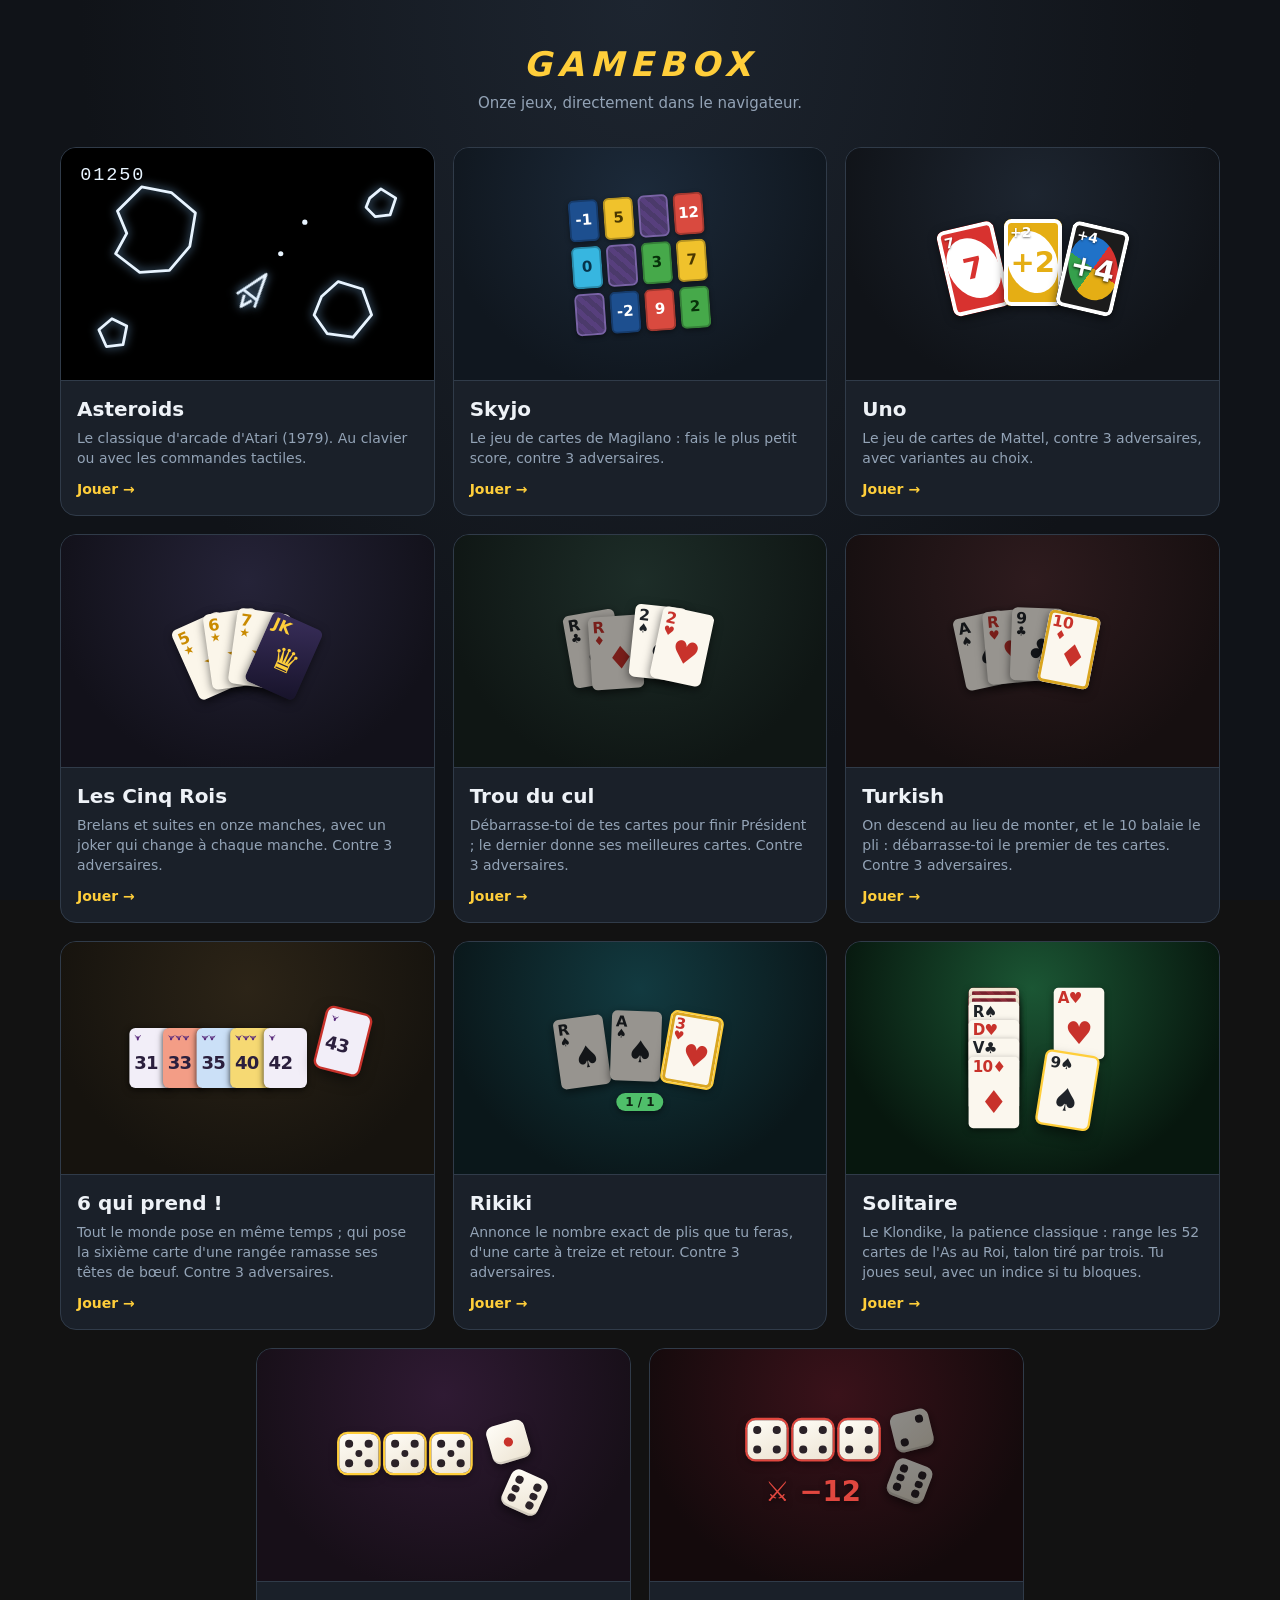
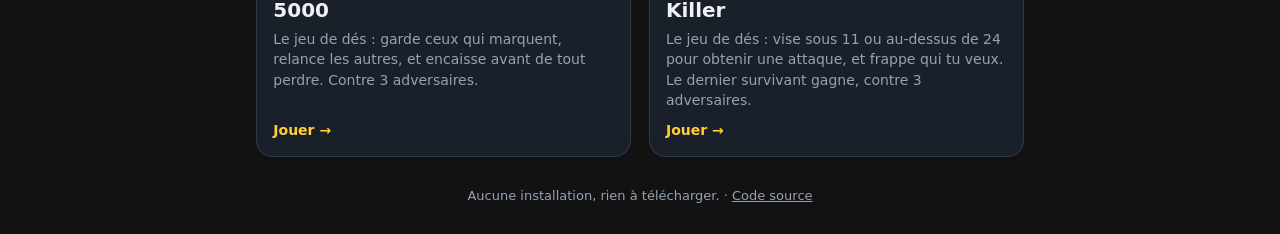
<file: index.html>
<!DOCTYPE html>
<html lang="fr">
<head>
<meta charset="utf-8">
<meta name="viewport" content="width=device-width, initial-scale=1, viewport-fit=cover">
<title>Gamebox</title>
<meta name="description" content="Asteroids, Skyjo, Uno, Les Cinq Rois, Trou du cul, Turkish, 6 qui prend, le Rikiki, le Solitaire, le 5000 et le Killer, jouables directement dans le navigateur.">
<link rel="icon" href="data:image/svg+xml,<svg xmlns='http://www.w3.org/2000/svg' viewBox='0 0 100 100'><text y='.9em' font-size='90'>🎮</text></svg>">
<style>
  :root {
    color-scheme: dark;
    --bg: #101318;
    --panel: #1a2029;
    --line: #303b49;
    --text: #eef2f7;
    --dim: #93a3b6;
    --accent: #ffce3a;
  }
  * { margin: 0; padding: 0; box-sizing: border-box; }
  body {
    min-height: 100vh;
    background: radial-gradient(ellipse at 50% 0%, #1d2530 0%, var(--bg) 62%) fixed;
    color: var(--text);
    font: 15px/1.45 system-ui, "Segoe UI", Roboto, sans-serif;
    padding: calc(40px + env(safe-area-inset-top)) 20px calc(28px + env(safe-area-inset-bottom));
  }
  main { max-width: 900px; margin: 0 auto; }

  header { text-align: center; margin-bottom: 32px; }
  h1 {
    font-size: 34px; letter-spacing: 6px; font-weight: 900;
    font-style: italic; color: var(--accent);
  }
  header p { color: var(--dim); margin-top: 4px; }

  /* ------------------------------------------------------------ Vignettes */
  /* Deux colonnes, trois sur grand écran. Chaque vignette couvre deux pistes
     d'une grille deux fois plus fine : une dernière rangée incomplète peut
     ainsi se centrer au lieu de rester calée à gauche. */
  .games {
    display: grid;
    grid-template-columns: repeat(4, 1fr);
    gap: 18px;
  }
  .game { grid-column: span 2; }
  .game:nth-child(2n+1):last-child { grid-column: 2 / span 2; }
  @media (min-width: 1100px) {
    main { max-width: 1160px; }
    .games { grid-template-columns: repeat(6, 1fr); }
    .game:nth-child(2n+1):last-child { grid-column: span 2; }
    .game:nth-child(3n+1):last-child { grid-column: 3 / span 2; }
    .game:nth-child(3n+1):nth-last-child(2) { grid-column: 2 / span 2; }
  }
  .game {
    display: flex; flex-direction: column;
    background: var(--panel);
    border: 1px solid var(--line);
    border-radius: 16px;
    overflow: hidden;
    color: inherit; text-decoration: none;
    transition: transform .15s, border-color .15s, box-shadow .15s;
  }
  .game:hover, .game:focus-visible {
    transform: translateY(-3px);
    border-color: var(--accent);
    box-shadow: 0 10px 28px rgba(0,0,0,.45);
    outline: none;
  }
  .preview {
    position: relative;
    aspect-ratio: 16 / 10;
    display: grid; place-items: center;
    overflow: hidden;
    border-bottom: 1px solid var(--line);
  }
  /* Le décor de chaque vignette est dessiné à taille fixe, puis mis à
     l'échelle d'un bloc : plus simple que de tout exprimer en pourcentages. */
  .art { transform: scale(var(--s, 1)); }
  .info { padding: 14px 16px 16px; display: flex; flex-direction: column; gap: 4px; flex: 1; }
  .info h2 { font-size: 20px; }
  .info p { color: var(--dim); font-size: 14px; flex: 1; }
  .info .play { color: var(--accent); font-weight: 700; font-size: 14px; margin-top: 6px; }

  /* Asteroids : tracé vectoriel blanc sur noir, comme la borne. */
  .p-asteroids { background: #000; }
  .p-asteroids svg { position: absolute; inset: 0; width: 100%; height: 100%; }
  .p-asteroids .vec {
    fill: none; stroke: #e8f4ff; stroke-width: 1.5; stroke-linejoin: round;
    filter: drop-shadow(0 0 2.5px rgba(140, 200, 255, .8));
  }
  .p-asteroids .dot { fill: #e8f4ff; }
  .p-asteroids text { fill: #e8f4ff; font: 10px "Courier New", ui-monospace, monospace; letter-spacing: 1px; }

  /* Skyjo : une grille de 12 cartes au code couleur du jeu. */
  .p-skyjo { background: radial-gradient(ellipse at 50% 20%, #1c2a3a 0%, #10171f 75%); }
  .sk-grid { display: grid; grid-template-columns: repeat(4, 30px); gap: 5px; transform: scale(var(--s, 1)) rotate(-4deg); }
  .sk {
    height: 42px; border-radius: 6px;
    display: grid; place-items: center;
    font-weight: 800; font-size: 15px;
    border: 2px solid rgba(0,0,0,.25);
    box-shadow: 0 2px 5px rgba(0,0,0,.4);
  }
  .sk.back { background: repeating-linear-gradient(45deg, #4b3a6b 0 5px, #573f7d 5px 10px); border-color: #7a63a6; }
  .v-neg  { background: #1d4f8f; color: #fff; }
  .v-zero { background: #37b6e0; color: #06344a; }
  .v-low  { background: #46a94a; color: #08320a; }
  .v-mid  { background: #f0c22c; color: #4a3800; }
  .v-high { background: #d94a3f; color: #fff; }

  /* Uno : trois cartes en éventail, mêmes proportions que dans le jeu. */
  .p-uno { background: radial-gradient(ellipse at 50% 20%, #1d2530 0%, #101318 75%); }
  /* Boîte plus étroite que l'éventail : les cartes sont centrées sur elle
     (left: 50%), et une boîte qui déborde de la vignette serait calée à gauche
     au lieu d'être centrée. */
  .uno-fan { position: relative; width: 60px; height: 110px; }
  .u {
    --cw: 58px;
    position: absolute; left: 50%; top: 14px;
    width: var(--cw); height: calc(var(--cw) * 1.5);
    margin-left: calc(var(--cw) * -.5);
    border-radius: calc(var(--cw) * .13);
    background: var(--c);
    overflow: hidden;
    box-shadow: 0 3px 10px rgba(0,0,0,.55);
    transform-origin: 50% 150%;
  }
  .u::after {
    content: ""; position: absolute; inset: 0;
    border: calc(var(--cw) * .075) solid #fff; border-radius: inherit;
  }
  .u i { position: absolute; inset: 13% 8%; background: #fff; border-radius: 50%; transform: rotate(-22deg); }
  .u b {
    position: absolute; inset: 0;
    display: grid; place-items: center;
    font-size: calc(var(--cw) * .5); font-weight: 900; color: var(--c);
  }
  /* Rappel dans le coin : c'est lui qu'on lit sur une carte recouverte. */
  .u s {
    position: absolute; z-index: 2; top: 8%; left: 11%;
    font-size: calc(var(--cw) * .24); font-weight: 800; line-height: 1;
    text-decoration: none; color: #fff; text-shadow: 0 1px 2px rgba(0,0,0,.5);
  }
  .u:nth-child(1) { --c: #d8322f; transform: translateX(-40px) rotate(-13deg); }
  .u:nth-child(2) { --c: #e5ae14; transform: translateY(-4px); }
  .u:nth-child(3) { --c: #1c1c1c; transform: translateX(40px) rotate(13deg); }
  .u:nth-child(3) i {
    background: conic-gradient(from 45deg, #d8322f 0 25%, #e5ae14 0 50%, #35a04c 0 75%, #2072c8 0);
  }
  .u:nth-child(3) b { color: #fff; text-shadow: 0 1px 3px rgba(0,0,0,.85); }

  /* Les Cinq Rois : une suite d'étoiles complétée par un joker. */
  .p-rois { background: radial-gradient(ellipse at 50% 20%, #252338 0%, #12111a 75%); }
  .rois-fan { position: relative; width: 60px; height: 110px; }
  .r {
    --cw: 54px;
    position: absolute; left: 50%; top: 14px;
    width: var(--cw); height: calc(var(--cw) * 1.4);
    margin-left: calc(var(--cw) * -.5);
    border-radius: calc(var(--cw) * .11);
    background: #fbf6ea; color: #c98a00;
    box-shadow: 0 3px 10px rgba(0,0,0,.55);
    transform-origin: 50% 170%;
    overflow: hidden;
  }
  .r s {
    position: absolute; top: 5%; left: 8%;
    display: flex; flex-direction: column; align-items: center;
    text-decoration: none; font-weight: 900; line-height: .95;
    font-size: calc(var(--cw) * .3);
  }
  .r s i { font-style: normal; font-size: calc(var(--cw) * .22); }
  .r b {
    position: absolute; inset: 0;
    display: grid; place-items: center;
    padding: 22% 0 0 18%;
    font-size: calc(var(--cw) * .6); font-weight: 400; line-height: 1;
  }
  .r:nth-child(1) { transform: rotate(-24deg); }
  .r:nth-child(2) { transform: rotate(-8deg); }
  .r:nth-child(3) { transform: rotate(8deg); }
  .r:nth-child(4) { transform: rotate(24deg); background: linear-gradient(160deg, #3a2f5c, #17132a); color: #ffce3a; }
  .r:nth-child(4) b { padding: 18% 0 0 10%; }

  /* Trou du cul : une paire de 2 vient battre une paire de Rois. */
  .p-tdc { background: radial-gradient(ellipse at 50% 20%, #1d2d28 0%, #0f1614 75%); }
  .tdc-fan { position: relative; width: 60px; height: 110px; }
  .t {
    --cw: 52px;
    position: absolute; left: 50%; top: 12px;
    width: var(--cw); height: calc(var(--cw) * 1.4);
    margin-left: calc(var(--cw) * -.5);
    border-radius: calc(var(--cw) * .11);
    background: #fbf7ee; color: #1f2328;
    box-shadow: 0 3px 10px rgba(0,0,0,.55);
    overflow: hidden;
  }
  .t.red { color: #c8322b; }
  .t s {
    position: absolute; top: 5%; left: 8%;
    display: flex; flex-direction: column; align-items: center;
    text-decoration: none; font-weight: 900; line-height: .95;
    font-size: calc(var(--cw) * .3);
  }
  .t s i { font-style: normal; font-size: calc(var(--cw) * .24); }
  .t b {
    position: absolute; inset: 0;
    display: grid; place-items: center;
    padding: 22% 0 0 18%;
    font-size: calc(var(--cw) * .6); font-weight: 400; line-height: 1;
  }
  .t:nth-child(1) { transform: translate(-46px, 4px) rotate(-10deg); filter: brightness(.6); }
  .t:nth-child(2) { transform: translate(-24px, 8px) rotate(-4deg); filter: brightness(.6); }
  .t:nth-child(3) { transform: translate(18px, -2px) rotate(6deg); }
  .t:nth-child(4) { transform: translate(42px, 2px) rotate(12deg); }

  /* Turkish : on descend — As, Roi, 9 — et un 10 vient balayer le pli. */
  .p-turk { background: radial-gradient(ellipse at 50% 20%, #2e1b1e 0%, #160f10 75%); }
  .turk-fan { position: relative; width: 60px; height: 110px; }
  .k {
    --cw: 52px;
    position: absolute; left: 50%; top: 12px;
    width: var(--cw); height: calc(var(--cw) * 1.4);
    margin-left: calc(var(--cw) * -.5);
    border-radius: calc(var(--cw) * .11);
    background: #fbf7ee; color: #1f2328;
    box-shadow: 0 3px 10px rgba(0,0,0,.55);
    overflow: hidden;
  }
  .k.red { color: #c8322b; }
  .k.ten { box-shadow: inset 0 0 0 3px #d9a520, 0 3px 10px rgba(0,0,0,.55); }
  .k s {
    position: absolute; top: 5%; left: 8%;
    display: flex; flex-direction: column; align-items: center;
    text-decoration: none; font-weight: 900; line-height: .95;
    font-size: calc(var(--cw) * .3);
  }
  .k s i { font-style: normal; font-size: calc(var(--cw) * .24); }
  .k b {
    position: absolute; inset: 0;
    display: grid; place-items: center;
    padding: 22% 0 0 18%;
    font-size: calc(var(--cw) * .6); font-weight: 400; line-height: 1;
  }
  .k:nth-child(1) { transform: translate(-48px, 6px) rotate(-12deg); filter: brightness(.6); }
  .k:nth-child(2) { transform: translate(-22px, 2px) rotate(-5deg); filter: brightness(.6); }
  .k:nth-child(3) { transform: translate(4px, 0) rotate(2deg); filter: brightness(.6); }
  .k:nth-child(4) { transform: translate(36px, 5px) rotate(11deg); }

  /* 6 qui prend : une rangée de cinq cartes, et la sixième qui arrive. */
  .p-sqp {
    background: radial-gradient(ellipse at 50% 20%, #2c2417 0%, #16130e 75%);
    --bull: url("data:image/svg+xml,%3Csvg xmlns='http://www.w3.org/2000/svg' viewBox='0 0 24 24'%3E%3Cpath d='M1 2C1 7 5 10 9 10h6c4 0 8-3 8-8-2 3-5 5-8 5H9C6 7 3 5 1 2zM7.5 8h9l-1 9c-.3 3-1.7 5-3.5 5s-3.2-2-3.5-5zM7.5 9l-4 2 4.5 1zM16.5 9l4 2-4.5 1z'/%3E%3C/svg%3E");
  }
  /* Même principe qu'Uno : une boîte étroite, les cartes placées par rapport à
     son centre. Cinq cartes de 36px décalées de 28px, la sixième à part :
     196px en tout. Nombre et têtes à gauche, la partie visible d'une carte. */
  .sqp-row { position: relative; width: 60px; height: 110px; --s: 1.2; }
  .q {
    position: absolute; left: 50%; top: 30px;
    width: 36px; height: 50px;
    border-radius: 5px;
    background: var(--f, #f2eef8); color: #2b1f3d;
    box-shadow: -1px 0 3px rgba(0,0,0,.25), 0 2px 6px rgba(0,0,0,.5);
    display: grid; place-items: center start;
    padding: 9px 0 0 4px;
    font-weight: 900; font-size: 15px; letter-spacing: -.04em;
  }
  /* Les têtes de bœuf, autant que --h : un masque répété. */
  .q::before {
    content: ""; position: absolute; top: 5px; left: 4px;
    width: calc(var(--h, 1) * 6px); height: 6px;
    background: #5a2c7c;
    -webkit-mask: var(--bull) left / 6px 6px repeat-x;
    mask: var(--bull) left / 6px 6px repeat-x;
  }
  .q:nth-child(1) { margin-left: -98px; }
  .q:nth-child(2) { margin-left: -70px; --f: #f39d86; --h: 3; }
  .q:nth-child(3) { margin-left: -42px; --f: #cbe0f7; --h: 2; }
  .q:nth-child(4) { margin-left: -14px; --f: #f6d973; --h: 3; }
  .q:nth-child(5) { margin-left: 14px; }
  .q:nth-child(6) { margin-left: 62px; top: 16px; transform: rotate(14deg); box-shadow: 0 0 0 2px #c8322b, 0 4px 12px rgba(0,0,0,.6); }

  /* Rikiki : un As et un Roi de pique coupés par un petit atout, et l'annonce
     tenue. Même principe qu'Uno : une boîte étroite, les cartes placées par
     rapport à son centre. */
  .p-rik { background: radial-gradient(ellipse at 50% 20%, #123a40 0%, #0a171a 75%); }
  .rik-fan { position: relative; width: 60px; height: 110px; }
  .rk {
    --cw: 50px;
    position: absolute; left: 50%; top: 8px;
    width: var(--cw); height: calc(var(--cw) * 1.4);
    margin-left: calc(var(--cw) * -.5);
    border-radius: calc(var(--cw) * .11);
    background: #fbf7ee; color: #1f2328;
    box-shadow: 0 3px 10px rgba(0,0,0,.55);
    overflow: hidden;
  }
  .rk.red { color: #c8322b; }
  .rk.trump { box-shadow: inset 0 0 0 3px #d9a520, 0 0 0 2px #ffce3a, 0 3px 10px rgba(0,0,0,.55); }
  .rk s {
    position: absolute; top: 5%; left: 8%;
    display: flex; flex-direction: column; align-items: center;
    text-decoration: none; font-weight: 900; line-height: .95;
    font-size: calc(var(--cw) * .3);
  }
  .rk s i { font-style: normal; font-size: calc(var(--cw) * .24); }
  .rk b {
    position: absolute; inset: 0;
    display: grid; place-items: center;
    padding: 22% 0 0 18%;
    font-size: calc(var(--cw) * .6); font-weight: 400; line-height: 1;
  }
  .rk:nth-child(1) { transform: translate(-58px, 6px) rotate(-8deg); filter: brightness(.6); }
  .rk:nth-child(2) { transform: translate(-4px, 0) rotate(2deg); filter: brightness(.6); }
  .rk:nth-child(3) { transform: translate(52px, 4px) rotate(10deg); }
  .rk-chip {
    position: absolute; left: 50%; top: 90px; transform: translateX(-50%);
    font: 800 12px/1 system-ui, sans-serif; white-space: nowrap;
    padding: 3px 9px; border-radius: 999px;
    background: #4fbf6a; color: #0e2412;
    box-shadow: 0 2px 6px rgba(0,0,0,.5);
  }

  /* Solitaire : une colonne qui descend en alternant les couleurs, un As sur
     sa fondation, et le 9♠ choisi qui vient sur le 10♦. Même principe qu'Uno :
     une boîte étroite, les cartes placées par rapport à son centre. */
  .p-sol { background: radial-gradient(ellipse at 50% 20%, #1b5634 0%, #07170e 75%); }
  .sol-art { position: relative; width: 60px; height: 110px; --s: 1.15; }
  .so {
    --cw: 44px;
    position: absolute; left: 50%; top: 0;
    width: var(--cw); height: calc(var(--cw) * 1.4);
    margin-left: calc(var(--cw) * -.5);
    border-radius: calc(var(--cw) * .09);
    background: #fbf7ee; color: #1f2328;
    box-shadow: 0 2px 6px rgba(0,0,0,.5);
    overflow: hidden;
  }
  .so.red { color: #c8322b; }
  .so s {
    position: absolute; top: 4%; left: 8%;
    text-decoration: none; font-weight: 900; line-height: 1; letter-spacing: -.04em;
    font-size: calc(var(--cw) * .3);
  }
  .so b {
    position: absolute; inset: 28% 0 0;
    display: grid; place-items: center;
    font-size: calc(var(--cw) * .62); font-weight: 400; line-height: 1;
  }
  .so.back {
    background: repeating-linear-gradient(45deg, #7d2431 0 4px, #922c3b 4px 8px);
    box-shadow: inset 0 0 0 3px #f1e6d2, 0 2px 6px rgba(0,0,0,.5);
  }
  .so.sel { box-shadow: 0 0 0 2px #ffce3a, 0 6px 12px rgba(0,0,0,.6); }
  .so:nth-child(1) { transform: translate(-34px, -6px); }
  .so:nth-child(2) { transform: translate(-34px, 0); }
  .so:nth-child(3) { transform: translate(-34px, 6px); }
  .so:nth-child(4) { transform: translate(-34px, 22px); }
  .so:nth-child(5) { transform: translate(-34px, 38px); }
  .so:nth-child(6) { transform: translate(-34px, 54px); }
  .so:nth-child(7) { transform: translate(40px, -6px); }
  .so:nth-child(8) { transform: translate(30px, 52px) rotate(9deg); }

  /* 5000 : un brelan de 5 mis de côté, un 1 et un 6 qui roulent encore. Même
     principe qu'Uno : une boîte étroite, les dés placés par rapport à son centre. */
  .p-dice { background: radial-gradient(ellipse at 50% 20%, #2f1a33 0%, #170f18 75%); }
  .dice-art { position: relative; width: 60px; height: 110px; --s: 1.15; }
  .dd {
    position: absolute; left: 50%; top: 38px;
    width: 34px; height: 34px; margin-left: -17px;
    padding: 4px; border-radius: 7px;
    background: linear-gradient(150deg, #fffdf7, #ece3d2);
    box-shadow: inset 0 -2px 0 rgba(0,0,0,.12), 0 3px 8px rgba(0,0,0,.5);
    display: grid; grid-template: repeat(3, 1fr) / repeat(3, 1fr);
  }
  .dd i { width: 76%; height: 76%; place-self: center; border-radius: 50%; background: #2b2228; }
  .dd .tl { grid-area: 1 / 1; } .dd .tr { grid-area: 1 / 3; }
  .dd .ml { grid-area: 2 / 1; } .dd .c  { grid-area: 2 / 2; } .dd .mr { grid-area: 2 / 3; }
  .dd .bl { grid-area: 3 / 1; } .dd .br { grid-area: 3 / 3; }
  .dd.one i { width: 100%; height: 100%; background: #c8322b; }
  .dd.kept { box-shadow: 0 0 0 2px #ffce3a, 0 3px 8px rgba(0,0,0,.5); }
  .dd:nth-child(1) { transform: translate(-74px, -10px); }
  .dd:nth-child(2) { transform: translate(-34px, -10px); }
  .dd:nth-child(3) { transform: translate(6px, -10px); }
  .dd:nth-child(4) { transform: translate(56px, -20px) rotate(-16deg); }
  .dd:nth-child(5) { transform: translate(70px, 24px) rotate(24deg); }

  /* Killer : une attaque aux 4 — trois 4 touchés, deux dés relancés pour rien,
     et la cible perd 12. Mêmes dés que le 5000, placés autrement. */
  .p-killer { background: radial-gradient(ellipse at 50% 20%, #3a121a 0%, #140a0c 75%); }
  .killer-art { position: relative; width: 60px; height: 110px; --s: 1.15; }
  .killer-art .dd.hit { box-shadow: 0 0 0 2px #e0473f, 0 3px 8px rgba(0,0,0,.5); }
  .killer-art .dd.miss { filter: brightness(.55); }
  .killer-art .dd:nth-child(1) { transform: translate(-60px, -22px); }
  .killer-art .dd:nth-child(2) { transform: translate(-20px, -22px); }
  .killer-art .dd:nth-child(3) { transform: translate(20px, -22px); }
  .killer-art .dd:nth-child(4) { transform: translate(66px, -30px) rotate(-14deg); }
  .killer-art .dd:nth-child(5) { transform: translate(64px, 14px) rotate(21deg); }
  .killer-art .kl {
    position: absolute; left: 50%; top: 66px; width: 120px; margin-left: -80px;
    text-align: center; font: 900 24px/1 system-ui, sans-serif; color: #e0473f;
    text-shadow: 0 2px 6px rgba(0,0,0,.6);
  }

  footer { text-align: center; color: var(--dim); font-size: 13px; margin-top: 30px; }
  footer a { color: inherit; }

  /* Téléphone : vignette à gauche, texte à droite, pour voir les trois jeux
     sans défiler. */
  @media (max-width: 560px) {
    body { padding-top: calc(24px + env(safe-area-inset-top)); }
    header { margin-bottom: 20px; }
    h1 { font-size: 28px; }
    .games { display: flex; flex-direction: column; gap: 12px; }
    .game { flex-direction: row; }
    .preview { width: 38%; flex: none; aspect-ratio: auto; min-height: 128px; border-bottom: 0; border-right: 1px solid var(--line); }
    .art { --s: .6; }
    .sk-grid { --s: .6; }
    .info { padding: 12px 14px; }
    .info h2 { font-size: 18px; }
    .info p { font-size: 13px; }
  }
  @media (prefers-reduced-motion: reduce) {
    .game { transition: none; }
    .game:hover, .game:focus-visible { transform: none; }
  }
</style>
</head>
<body>
<main>
  <header>
    <h1>GAMEBOX</h1>
    <p>Onze jeux, directement dans le navigateur.</p>
  </header>

  <nav class="games">
    <a class="game" href="asteroids.html">
      <div class="preview p-asteroids" aria-hidden="true">
        <svg viewBox="0 0 200 125">
          <text x="10" y="17">01250</text>
          <polygon class="vec" points="30,34 43,21 59,24 72,35 69,53 58,66 42,67 29,57 35,46"/>
          <polygon class="vec" points="140,80 149,72 162,76 167,90 157,102 143,100 136,90"/>
          <polygon class="vec" points="166,27 172,22 180,27 177,36 169,37 164,32"/>
          <polygon class="vec" points="20,98 27,92 35,96 33,106 24,107"/>
          <g transform="translate(104 76) rotate(38)">
            <polyline class="vec" points="-6,8 0,-10 6,8"/>
            <line class="vec" x1="-4.5" y1="4" x2="4.5" y2="4"/>
            <polyline class="vec" points="-2.5,6 0,12 2.5,6"/>
          </g>
          <circle class="dot" cx="118" cy="57" r="1.4"/>
          <circle class="dot" cx="131" cy="40" r="1.4"/>
        </svg>
      </div>
      <div class="info">
        <h2>Asteroids</h2>
        <p>Le classique d'arcade d'Atari (1979). Au clavier ou avec les commandes tactiles.</p>
        <span class="play">Jouer →</span>
      </div>
    </a>

    <a class="game" href="skyjo.html">
      <div class="preview p-skyjo" aria-hidden="true">
        <div class="sk-grid">
          <div class="sk v-neg">-1</div><div class="sk v-mid">5</div><div class="sk back"></div><div class="sk v-high">12</div>
          <div class="sk v-zero">0</div><div class="sk back"></div><div class="sk v-low">3</div><div class="sk v-mid">7</div>
          <div class="sk back"></div><div class="sk v-neg">-2</div><div class="sk v-high">9</div><div class="sk v-low">2</div>
        </div>
      </div>
      <div class="info">
        <h2>Skyjo</h2>
        <p>Le jeu de cartes de Magilano&nbsp;: fais le plus petit score, contre 3 adversaires.</p>
        <span class="play">Jouer →</span>
      </div>
    </a>

    <a class="game" href="uno.html">
      <div class="preview p-uno" aria-hidden="true">
        <div class="art uno-fan">
          <div class="u"><i></i><b>7</b><s>7</s></div>
          <div class="u"><i></i><b>+2</b><s>+2</s></div>
          <div class="u"><i></i><b>+4</b><s>+4</s></div>
        </div>
      </div>
      <div class="info">
        <h2>Uno</h2>
        <p>Le jeu de cartes de Mattel, contre 3 adversaires, avec variantes au choix.</p>
        <span class="play">Jouer →</span>
      </div>
    </a>

    <a class="game" href="cinq-rois.html">
      <div class="preview p-rois" aria-hidden="true">
        <div class="art rois-fan">
          <div class="r"><s>5<i>★</i></s><b>★</b></div>
          <div class="r"><s>6<i>★</i></s><b>★</b></div>
          <div class="r"><s>7<i>★</i></s><b>★</b></div>
          <div class="r"><s>JK</s><b>♛</b></div>
        </div>
      </div>
      <div class="info">
        <h2>Les Cinq Rois</h2>
        <p>Brelans et suites en onze manches, avec un joker qui change à chaque manche. Contre 3 adversaires.</p>
        <span class="play">Jouer →</span>
      </div>
    </a>

    <a class="game" href="trou-du-cul.html">
      <div class="preview p-tdc" aria-hidden="true">
        <div class="art tdc-fan">
          <div class="t"><s>R<i>♣</i></s><b>♣</b></div>
          <div class="t red"><s>R<i>♦</i></s><b>♦</b></div>
          <div class="t"><s>2<i>♠</i></s><b>♠</b></div>
          <div class="t red"><s>2<i>♥</i></s><b>♥</b></div>
        </div>
      </div>
      <div class="info">
        <h2>Trou du cul</h2>
        <p>Débarrasse-toi de tes cartes pour finir Président ; le dernier donne ses meilleures cartes. Contre 3 adversaires.</p>
        <span class="play">Jouer →</span>
      </div>
    </a>

    <a class="game" href="turkish.html">
      <div class="preview p-turk" aria-hidden="true">
        <div class="art turk-fan">
          <div class="k"><s>A<i>♠</i></s><b>♠</b></div>
          <div class="k red"><s>R<i>♥</i></s><b>♥</b></div>
          <div class="k"><s>9<i>♣</i></s><b>♣</b></div>
          <div class="k red ten"><s>10<i>♦</i></s><b>♦</b></div>
        </div>
      </div>
      <div class="info">
        <h2>Turkish</h2>
        <p>On descend au lieu de monter, et le 10 balaie le pli : débarrasse-toi le premier de tes cartes. Contre 3 adversaires.</p>
        <span class="play">Jouer →</span>
      </div>
    </a>

    <a class="game" href="six-qui-prend.html">
      <div class="preview p-sqp" aria-hidden="true">
        <div class="art sqp-row">
          <div class="q">31</div>
          <div class="q">33</div>
          <div class="q">35</div>
          <div class="q">40</div>
          <div class="q">42</div>
          <div class="q">43</div>
        </div>
      </div>
      <div class="info">
        <h2>6 qui prend !</h2>
        <p>Tout le monde pose en même temps ; qui pose la sixième carte d'une rangée ramasse ses têtes de bœuf. Contre 3 adversaires.</p>
        <span class="play">Jouer →</span>
      </div>
    </a>

    <a class="game" href="rikiki.html">
      <div class="preview p-rik" aria-hidden="true">
        <div class="art rik-fan">
          <div class="rk"><s>R<i>♠</i></s><b>♠</b></div>
          <div class="rk"><s>A<i>♠</i></s><b>♠</b></div>
          <div class="rk red trump"><s>3<i>♥</i></s><b>♥</b></div>
          <span class="rk-chip">1 / 1</span>
        </div>
      </div>
      <div class="info">
        <h2>Rikiki</h2>
        <p>Annonce le nombre exact de plis que tu feras, d'une carte à treize et retour. Contre 3 adversaires.</p>
        <span class="play">Jouer →</span>
      </div>
    </a>

    <a class="game" href="solitaire.html">
      <div class="preview p-sol" aria-hidden="true">
        <div class="art sol-art">
          <div class="so back"></div>
          <div class="so back"></div>
          <div class="so"><s>R♠</s><b>♠</b></div>
          <div class="so red"><s>D♥</s><b>♥</b></div>
          <div class="so"><s>V♣</s><b>♣</b></div>
          <div class="so red"><s>10♦</s><b>♦</b></div>
          <div class="so red"><s>A♥</s><b>♥</b></div>
          <div class="so sel"><s>9♠</s><b>♠</b></div>
        </div>
      </div>
      <div class="info">
        <h2>Solitaire</h2>
        <p>Le Klondike, la patience classique : range les 52 cartes de l'As au Roi, talon tiré par trois. Tu joues seul, avec un indice si tu bloques.</p>
        <span class="play">Jouer →</span>
      </div>
    </a>

    <a class="game" href="cinq-mille.html">
      <div class="preview p-dice" aria-hidden="true">
        <div class="art dice-art">
          <div class="dd kept"><i class="tl"></i><i class="tr"></i><i class="c"></i><i class="bl"></i><i class="br"></i></div>
          <div class="dd kept"><i class="tl"></i><i class="tr"></i><i class="c"></i><i class="bl"></i><i class="br"></i></div>
          <div class="dd kept"><i class="tl"></i><i class="tr"></i><i class="c"></i><i class="bl"></i><i class="br"></i></div>
          <div class="dd one"><i class="c"></i></div>
          <div class="dd"><i class="tl"></i><i class="tr"></i><i class="ml"></i><i class="mr"></i><i class="bl"></i><i class="br"></i></div>
        </div>
      </div>
      <div class="info">
        <h2>5000</h2>
        <p>Le jeu de dés : garde ceux qui marquent, relance les autres, et encaisse avant de tout perdre. Contre 3 adversaires.</p>
        <span class="play">Jouer →</span>
      </div>
    </a>
    <a class="game" href="killer.html">
      <div class="preview p-killer" aria-hidden="true">
        <div class="art killer-art">
          <div class="dd hit"><i class="tl"></i><i class="tr"></i><i class="bl"></i><i class="br"></i></div>
          <div class="dd hit"><i class="tl"></i><i class="tr"></i><i class="bl"></i><i class="br"></i></div>
          <div class="dd hit"><i class="tl"></i><i class="tr"></i><i class="bl"></i><i class="br"></i></div>
          <div class="dd miss"><i class="tr"></i><i class="bl"></i></div>
          <div class="dd miss"><i class="tl"></i><i class="tr"></i><i class="ml"></i><i class="mr"></i><i class="bl"></i><i class="br"></i></div>
          <span class="kl">⚔ −12</span>
        </div>
      </div>
      <div class="info">
        <h2>Killer</h2>
        <p>Le jeu de dés : vise sous 11 ou au-dessus de 24 pour obtenir une attaque, et frappe qui tu veux. Le dernier survivant gagne, contre 3 adversaires.</p>
        <span class="play">Jouer →</span>
      </div>
    </a>
  </nav>

  <footer>
    Aucune installation, rien à télécharger.
    · <a href="https://github.com/ogauchard/gamebox">Code source</a>
  </footer>
</main>
</body>
</html>
</file>
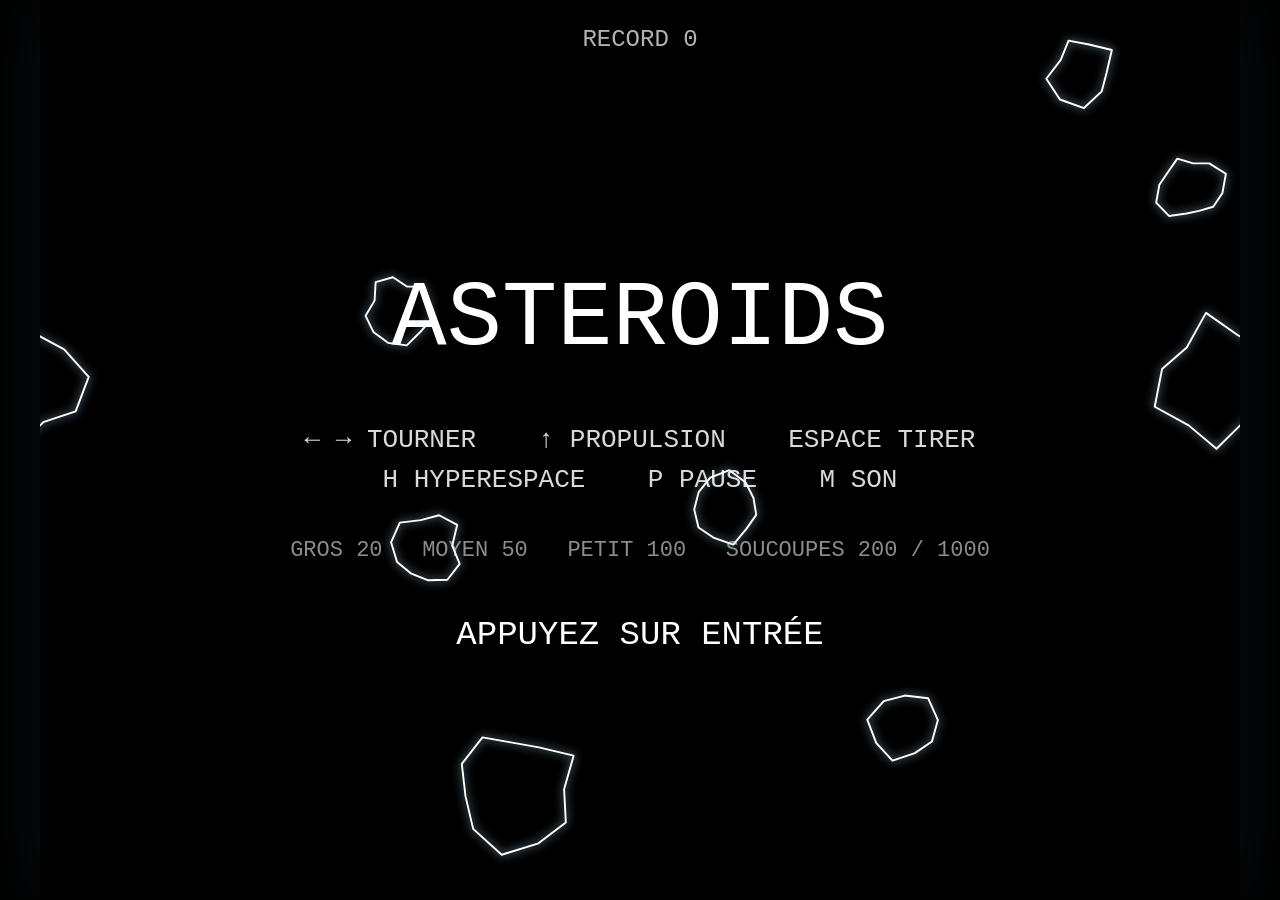
<file: asteroids.html>
<!DOCTYPE html>
<html lang="fr">
<head>
<meta charset="utf-8">
<meta name="viewport" content="width=device-width, initial-scale=1, user-scalable=no, viewport-fit=cover">
<title>Asteroids</title>
<style>
  :root { color-scheme: dark; }
  * { margin: 0; padding: 0; box-sizing: border-box; }
  html, body {
    height: 100%;
    background: #000;
    overflow: hidden;
    font-family: "Courier New", ui-monospace, monospace;
    touch-action: none;
    -webkit-user-select: none;
    user-select: none;
  }
  #stage {
    position: fixed;
    inset: 0;
    display: flex;
    align-items: center;
    justify-content: center;
  }
  canvas {
    display: block;
    background: #000;
    image-rendering: auto;
    box-shadow: 0 0 60px rgba(120, 200, 255, 0.08);
  }
  /* Commandes tactiles : uniquement sur pointeur grossier (mobile / tablette) */
  #touch { display: none; }
  @media (pointer: coarse) {
    #touch {
      display: block;
      position: fixed;
      inset: auto 0 0 0;
      padding: 12px 14px calc(14px + env(safe-area-inset-bottom));
      pointer-events: none;
    }
    #touch .row {
      display: flex;
      justify-content: space-between;
      align-items: flex-end;
      gap: 10px;
    }
    #touch .group { display: flex; gap: 10px; pointer-events: auto; }
    #touch button {
      width: 62px; height: 62px;
      border-radius: 50%;
      border: 2px solid rgba(255,255,255,.45);
      background: rgba(255,255,255,.06);
      color: #fff;
      font: 700 20px/1 "Courier New", monospace;
      backdrop-filter: blur(2px);
    }
    #touch button:active { background: rgba(255,255,255,.28); }
    #touch button.wide { width: 78px; }
  }
</style>
</head>
<body>
<div id="stage"><canvas id="game"></canvas></div>

<div id="touch">
  <div class="row">
    <div class="group">
      <button data-key="ArrowLeft">&#8634;</button>
      <button data-key="ArrowRight">&#8635;</button>
    </div>
    <div class="group">
      <button data-key="KeyH">HYP</button>
      <button data-key="ArrowUp" class="wide">&#9650;</button>
      <button data-key="Space" class="wide">TIR</button>
    </div>
  </div>
</div>

<script>
"use strict";

/* =========================================================================
   ASTEROIDS — remake du jeu d'arcade Atari (1979)
   Rendu vectoriel sur canvas, monde virtuel 1200x900 avec wrap-around.
   ========================================================================= */

const WORLD_W = 1200;
const WORLD_H = 900;

const TAU = Math.PI * 2;
const rand = (a, b) => a + Math.random() * (b - a);
const randInt = (a, b) => Math.floor(rand(a, b + 1));
const clamp = (v, a, b) => Math.min(b, Math.max(a, v));

/* ---------------------------------------------------------------- Réglages */
const CFG = {
  ship: {
    turn: 3.7,          // rad/s
    thrust: 340,        // px/s²
    drag: 0.55,         // fraction de vitesse perdue par seconde
    maxSpeed: 540,
    radius: 11,
    invuln: 2.6,        // s d'invulnérabilité au respawn
    respawnDelay: 1.6,
  },
  bullet: {
    speed: 640,
    life: 1.05,
    max: 4,             // 4 tirs simultanés max, comme sur la borne
    cooldown: 0.16,
    radius: 2,
  },
  asteroid: {
    // index 0 = petit, 1 = moyen, 2 = gros
    radius: [17, 34, 62],
    speed: [[95, 190], [62, 130], [38, 88]],
    score: [100, 50, 20],
  },
  ufo: {
    big:   { r: 24, speed: 125, score: 200,  fire: 1.5,  spread: 0.55 },
    small: { r: 15, speed: 165, score: 1000, fire: 1.15, spread: 0.16 },
    firstSpawn: 12,     // s avant la 1re soucoupe d'une vague
    respawn: [16, 26],  // s entre deux soucoupes
    bulletLife: 1.15,
    bulletSpeed: 520,
  },
  extraLifeEvery: 10000,
  startLives: 3,
  hyperspaceRisk: 0.12,
};

/* ------------------------------------------------------------------ Audio */
const Sfx = (() => {
  let ctx = null, master = null, noise = null;
  let thrustGain = null, ufoGain = null, ufoOsc = null;
  let muted = false;

  function makeNoise() {
    const len = ctx.sampleRate * 1.2;
    const buf = ctx.createBuffer(1, len, ctx.sampleRate);
    const d = buf.getChannelData(0);
    for (let i = 0; i < len; i++) d[i] = Math.random() * 2 - 1;
    return buf;
  }

  function init() {
    if (ctx) { if (ctx.state === "suspended") ctx.resume(); return; }
    const AC = window.AudioContext || window.webkitAudioContext;
    if (!AC) return;
    ctx = new AC();
    master = ctx.createGain();
    master.gain.value = 0.32;
    master.connect(ctx.destination);
    noise = makeNoise();

    // Réacteur : bruit filtré en boucle, piloté par le gain.
    const src = ctx.createBufferSource();
    src.buffer = noise;
    src.loop = true;
    const lp = ctx.createBiquadFilter();
    lp.type = "lowpass";
    lp.frequency.value = 480;
    thrustGain = ctx.createGain();
    thrustGain.gain.value = 0;
    src.connect(lp).connect(thrustGain).connect(master);
    src.start();

    // Soucoupe : scie modulée, gain à 0 quand aucune soucoupe n'est là.
    ufoOsc = ctx.createOscillator();
    ufoOsc.type = "sawtooth";
    ufoOsc.frequency.value = 110;
    const lfo = ctx.createOscillator();
    lfo.type = "sine";
    lfo.frequency.value = 9;
    const lfoAmt = ctx.createGain();
    lfoAmt.gain.value = 38;
    lfo.connect(lfoAmt).connect(ufoOsc.frequency);
    ufoGain = ctx.createGain();
    ufoGain.gain.value = 0;
    ufoOsc.connect(ufoGain).connect(master);
    ufoOsc.start();
    lfo.start();
  }

  const ready = () => ctx && !muted;

  function blip(freq, freqEnd, dur, type = "square", vol = 0.25) {
    if (!ready()) return;
    const t = ctx.currentTime;
    const o = ctx.createOscillator();
    const g = ctx.createGain();
    o.type = type;
    o.frequency.setValueAtTime(freq, t);
    if (freqEnd !== freq) o.frequency.exponentialRampToValueAtTime(Math.max(20, freqEnd), t + dur);
    g.gain.setValueAtTime(vol, t);
    g.gain.exponentialRampToValueAtTime(0.001, t + dur);
    o.connect(g).connect(master);
    o.start(t);
    o.stop(t + dur + 0.02);
  }

  function burst(dur, cutoff, vol) {
    if (!ready()) return;
    const t = ctx.currentTime;
    const src = ctx.createBufferSource();
    src.buffer = noise;
    src.playbackRate.value = rand(0.85, 1.15);
    const lp = ctx.createBiquadFilter();
    lp.type = "lowpass";
    lp.frequency.setValueAtTime(cutoff, t);
    lp.frequency.exponentialRampToValueAtTime(cutoff * 0.25, t + dur);
    const g = ctx.createGain();
    g.gain.setValueAtTime(vol, t);
    g.gain.exponentialRampToValueAtTime(0.001, t + dur);
    src.connect(lp).connect(g).connect(master);
    src.start(t);
    src.stop(t + dur + 0.02);
  }

  return {
    init,
    toggleMute() {
      muted = !muted;
      if (muted && thrustGain) thrustGain.gain.value = 0;
      if (muted && ufoGain) ufoGain.gain.value = 0;
      return muted;
    },
    isMuted: () => muted,
    fire()        { blip(880, 180, 0.14, "square", 0.16); },
    bangSmall()   { burst(0.22, 1400, 0.35); },
    bangMedium()  { burst(0.34, 900, 0.45); },
    bangBig()     { burst(0.55, 600, 0.55); },
    shipDeath()   { burst(0.9, 700, 0.6); blip(300, 40, 0.8, "sawtooth", 0.2); },
    hyperspace()  { blip(160, 1600, 0.3, "sine", 0.18); },
    extraLife()   { blip(660, 1320, 0.18, "triangle", 0.22); },
    beat(low)     { blip(low ? 62 : 82, low ? 58 : 78, 0.16, "sine", 0.4); },
    thrust(on) {
      if (!ready() || !thrustGain) return;
      thrustGain.gain.setTargetAtTime(on ? 0.22 : 0, ctx.currentTime, 0.04);
    },
    ufo(kind) { // null | "big" | "small"
      if (!ready() || !ufoGain) return;
      ufoGain.gain.setTargetAtTime(kind ? 0.06 : 0, ctx.currentTime, 0.05);
      if (kind) ufoOsc.frequency.value = kind === "small" ? 190 : 105;
    },
  };
})();

/* -------------------------------------------------------------- Entrées */
const keys = Object.create(null);
const edge = Object.create(null); // touches consommées une seule fois par appui

function press(code) {
  if (!keys[code]) edge[code] = true;
  keys[code] = true;
  Sfx.init();
}
function release(code) { keys[code] = false; }
function consume(code) {
  if (edge[code]) { edge[code] = false; return true; }
  return false;
}

const BLOCKED = new Set(["ArrowUp", "ArrowDown", "ArrowLeft", "ArrowRight", "Space"]);
addEventListener("keydown", (e) => {
  if (BLOCKED.has(e.code)) e.preventDefault();
  if (e.repeat) return;
  press(e.code);
}, { passive: false });
addEventListener("keyup", (e) => release(e.code));
addEventListener("blur", () => { for (const k in keys) keys[k] = false; Sfx.thrust(false); });

document.querySelectorAll("#touch button").forEach((btn) => {
  const code = btn.dataset.key;
  const down = (e) => { e.preventDefault(); press(code); };
  const up = (e) => { e.preventDefault(); release(code); };
  btn.addEventListener("pointerdown", down);
  btn.addEventListener("pointerup", up);
  btn.addEventListener("pointercancel", up);
  btn.addEventListener("pointerleave", up);
});
// Sur mobile, un tap n'importe où lance / relance la partie.
addEventListener("pointerdown", (e) => {
  if (e.target.closest("#touch")) return;
  Sfx.init();
  if (game.state !== "playing") press("Enter"), release("Enter");
});

/* ---------------------------------------------------------------- Canvas */
const canvas = document.getElementById("game");
const ctx = canvas.getContext("2d");
let viewScale = 1;

function resize() {
  const dpr = Math.min(window.devicePixelRatio || 1, 2);
  const availW = window.innerWidth;
  const availH = window.innerHeight;
  const scale = Math.min(availW / WORLD_W, availH / WORLD_H);
  const cssW = Math.floor(WORLD_W * scale);
  const cssH = Math.floor(WORLD_H * scale);
  canvas.style.width = cssW + "px";
  canvas.style.height = cssH + "px";
  canvas.width = Math.floor(cssW * dpr);
  canvas.height = Math.floor(cssH * dpr);
  viewScale = canvas.width / WORLD_W;
}
addEventListener("resize", resize);
resize();

/* ----------------------------------------------------------- Utilitaires */
function wrap(o) {
  if (o.x < 0) o.x += WORLD_W; else if (o.x >= WORLD_W) o.x -= WORLD_W;
  if (o.y < 0) o.y += WORLD_H; else if (o.y >= WORLD_H) o.y -= WORLD_H;
}

// Distance la plus courte en tenant compte du wrap-around du monde.
function hits(a, b, ra, rb) {
  let dx = Math.abs(a.x - b.x);
  let dy = Math.abs(a.y - b.y);
  if (dx > WORLD_W / 2) dx = WORLD_W - dx;
  if (dy > WORLD_H / 2) dy = WORLD_H - dy;
  const r = ra + rb;
  return dx * dx + dy * dy < r * r;
}

/* ------------------------------------------------------------ État du jeu */
const game = {
  state: "attract",   // attract | playing | paused | gameover
  score: 0,
  high: Number(localStorage.getItem("asteroids.high") || 0),
  lives: 0,
  level: 0,
  nextExtra: CFG.extraLifeEvery,
  ship: null,
  bullets: [],
  asteroids: [],
  particles: [],
  ufo: null,
  ufoTimer: 0,
  respawnTimer: 0,
  waveTimer: 0,
  beatTimer: 0,
  beatLow: true,
  startAsteroids: 4,
  shake: 0,
};

/* ------------------------------------------------------------- Astéroïdes */
function makeAsteroid(x, y, size) {
  const [smin, smax] = CFG.asteroid.speed[size];
  const speed = rand(smin, smax);
  const dir = rand(0, TAU);
  const verts = randInt(9, 13);
  const shape = [];
  for (let i = 0; i < verts; i++) shape.push(rand(0.68, 1.15));
  return {
    x, y, size,
    r: CFG.asteroid.radius[size],
    vx: Math.cos(dir) * speed,
    vy: Math.sin(dir) * speed,
    angle: rand(0, TAU),
    spin: rand(-1.1, 1.1),
    shape,
  };
}

// 4 gros astéroïdes à la 1re vague, +1 par vague, plafonné à 11.
const waveCount = (level) => Math.min(3 + level, 11);

function spawnWave() {
  game.level++;
  const count = waveCount(game.level);
  for (let i = 0; i < count; i++) {
    // On fait apparaître les astéroïdes loin du centre où le vaisseau démarre.
    let x, y, tries = 0;
    do {
      x = rand(0, WORLD_W);
      y = rand(0, WORLD_H);
      tries++;
    } while (tries < 40 && Math.hypot(x - WORLD_W / 2, y - WORLD_H / 2) < 260);
    game.asteroids.push(makeAsteroid(x, y, 2));
  }
  game.ufoTimer = CFG.ufo.firstSpawn;
  game.beatTimer = 0;
}

function splitAsteroid(a) {
  if (a.size === 0) return;
  for (let i = 0; i < 2; i++) {
    const child = makeAsteroid(a.x, a.y, a.size - 1);
    // Les fragments héritent d'une partie de l'élan du parent.
    child.vx += a.vx * 0.35;
    child.vy += a.vy * 0.35;
    game.asteroids.push(child);
  }
}

/* --------------------------------------------------------------- Vaisseau */
const SHIP_SHAPE = [[14, 0], [-10, 8], [-6, 0], [-10, -8]];

function makeShip() {
  return {
    x: WORLD_W / 2, y: WORLD_H / 2,
    vx: 0, vy: 0,
    angle: -Math.PI / 2,
    thrusting: false,
    invuln: CFG.ship.invuln,
    cooldown: 0,
  };
}

// Le vaisseau ne réapparaît que si la zone centrale est dégagée.
function centerIsClear() {
  const c = { x: WORLD_W / 2, y: WORLD_H / 2 };
  for (const a of game.asteroids) if (hits(c, a, 130, a.r)) return false;
  if (game.ufo && hits(c, game.ufo, 160, game.ufo.r)) return false;
  return true;
}

/* -------------------------------------------------------------- Particules */
function addDebris(x, y, count, speed, len = 8) {
  for (let i = 0; i < count; i++) {
    const dir = rand(0, TAU);
    const s = rand(speed * 0.25, speed);
    game.particles.push({
      x, y,
      vx: Math.cos(dir) * s,
      vy: Math.sin(dir) * s,
      angle: rand(0, TAU),
      spin: rand(-6, 6),
      len: rand(len * 0.5, len),
      life: rand(0.5, 1.1),
      maxLife: 1.1,
    });
  }
}

function shipDebris(ship) {
  for (let i = 0; i < SHIP_SHAPE.length; i++) {
    const [x1, y1] = SHIP_SHAPE[i];
    const [x2, y2] = SHIP_SHAPE[(i + 1) % SHIP_SHAPE.length];
    const cos = Math.cos(ship.angle), sin = Math.sin(ship.angle);
    const mx = (x1 + x2) / 2, my = (y1 + y2) / 2;
    const dir = rand(0, TAU);
    game.particles.push({
      x: ship.x + mx * cos - my * sin,
      y: ship.y + mx * sin + my * cos,
      vx: ship.vx * 0.3 + Math.cos(dir) * rand(30, 90),
      vy: ship.vy * 0.3 + Math.sin(dir) * rand(30, 90),
      angle: ship.angle + Math.atan2(y2 - y1, x2 - x1),
      spin: rand(-2.5, 2.5),
      len: Math.hypot(x2 - x1, y2 - y1),
      life: 2.2,
      maxLife: 2.2,
    });
  }
}

/* --------------------------------------------------------------- Soucoupe */
function spawnUfo() {
  // Les petites soucoupes (précises) deviennent majoritaires quand le score monte.
  const smallChance = clamp(game.score / 40000, 0.15, 0.85);
  const kind = Math.random() < smallChance ? "small" : "big";
  const k = CFG.ufo[kind];
  const fromLeft = Math.random() < 0.5;
  game.ufo = {
    kind, r: k.r,
    x: fromLeft ? -k.r : WORLD_W + k.r,
    y: rand(80, WORLD_H - 80),
    vx: (fromLeft ? 1 : -1) * k.speed,
    vy: 0,
    fireTimer: k.fire * 0.6,
    turnTimer: rand(0.8, 2),
    crossed: 0,
  };
  Sfx.ufo(kind);
}

function ufoShoot(u) {
  const k = CFG.ufo[u.kind];
  let dir;
  if (u.kind === "small" && game.ship) {
    dir = Math.atan2(game.ship.y - u.y, game.ship.x - u.x) + rand(-k.spread, k.spread);
  } else {
    dir = rand(0, TAU);
  }
  game.bullets.push({
    x: u.x + Math.cos(dir) * (u.r + 3),
    y: u.y + Math.sin(dir) * (u.r + 3),
    vx: Math.cos(dir) * CFG.ufo.bulletSpeed,
    vy: Math.sin(dir) * CFG.ufo.bulletSpeed,
    life: CFG.ufo.bulletLife,
    enemy: true,
  });
  Sfx.fire();
}

function killUfo(scored) {
  const u = game.ufo;
  addDebris(u.x, u.y, 14, 190, 10);
  Sfx.bangMedium();
  game.shake = 8;
  if (scored) addScore(CFG.ufo[u.kind].score);
  game.ufo = null;
  game.ufoTimer = rand(CFG.ufo.respawn[0], CFG.ufo.respawn[1]);
  Sfx.ufo(null);
}

/* ------------------------------------------------------------------ Score */
function addScore(pts) {
  game.score += pts;
  if (game.score >= game.nextExtra) {
    game.lives++;
    game.nextExtra += CFG.extraLifeEvery;
    Sfx.extraLife();
  }
  if (game.score > game.high) {
    game.high = game.score;
    localStorage.setItem("asteroids.high", String(game.high));
  }
}

/* ------------------------------------------------------- Cycle de partie */
function startGame() {
  game.state = "playing";
  game.score = 0;
  game.lives = CFG.startLives;
  game.level = 0;
  game.nextExtra = CFG.extraLifeEvery;
  game.bullets.length = 0;
  game.asteroids.length = 0;
  game.particles.length = 0;
  game.ufo = null;
  Sfx.ufo(null);
  game.ship = makeShip();
  game.respawnTimer = 0;
  game.waveTimer = 0;
  spawnWave();
}

function startAttract() {
  game.state = "attract";
  game.ship = null;
  game.bullets.length = 0;
  game.particles.length = 0;
  game.ufo = null;
  Sfx.ufo(null);
  Sfx.thrust(false);
  game.asteroids.length = 0;
  for (let i = 0; i < 8; i++) {
    game.asteroids.push(makeAsteroid(rand(0, WORLD_W), rand(0, WORLD_H), randInt(1, 2)));
  }
}

function loseShip() {
  shipDebris(game.ship);
  Sfx.shipDeath();
  Sfx.thrust(false);
  game.shake = 16;
  game.ship = null;
  game.lives--;
  if (game.lives <= 0) {
    game.state = "gameover";
    game.respawnTimer = 2.5; // délai avant d'accepter une relance
    game.ufo = null;
    Sfx.ufo(null);
  } else {
    game.respawnTimer = CFG.ship.respawnDelay;
  }
}

/* ----------------------------------------------------------- Mise à jour */
function update(dt) {
  // --- Entrées globales
  if (consume("KeyM")) Sfx.toggleMute();

  if (game.state === "attract" || game.state === "gameover") {
    if (game.respawnTimer > 0) game.respawnTimer -= dt;
    if (game.respawnTimer <= 0 && (consume("Enter") || consume("Space") || consume("NumpadEnter"))) {
      startGame();
      return;
    }
  } else if (game.state === "playing") {
    if (consume("KeyP") || consume("Escape")) {
      game.state = "paused";
      Sfx.thrust(false);
      Sfx.ufo(null);
      return;
    }
  } else if (game.state === "paused") {
    if (consume("KeyP") || consume("Escape") || consume("Enter")) {
      game.state = "playing";
      if (game.ufo) Sfx.ufo(game.ufo.kind);
    }
    return;
  }

  const playing = game.state === "playing";

  /* --- Vaisseau ------------------------------------------------------- */
  if (playing && game.ship) {
    const s = game.ship;
    if (keys.ArrowLeft || keys.KeyA || keys.KeyQ) s.angle -= CFG.ship.turn * dt;
    if (keys.ArrowRight || keys.KeyD) s.angle += CFG.ship.turn * dt;

    s.thrusting = !!(keys.ArrowUp || keys.KeyW || keys.KeyZ);
    if (s.thrusting) {
      s.vx += Math.cos(s.angle) * CFG.ship.thrust * dt;
      s.vy += Math.sin(s.angle) * CFG.ship.thrust * dt;
      if (Math.random() < 0.6) {
        const back = s.angle + Math.PI;
        game.particles.push({
          x: s.x + Math.cos(back) * 12,
          y: s.y + Math.sin(back) * 12,
          vx: s.vx * 0.3 + Math.cos(back) * rand(60, 140),
          vy: s.vy * 0.3 + Math.sin(back) * rand(60, 140),
          angle: back, spin: 0, len: rand(2, 5),
          life: 0.28, maxLife: 0.28,
        });
      }
    }
    Sfx.thrust(s.thrusting);

    const drag = Math.pow(1 - CFG.ship.drag, dt);
    s.vx *= drag;
    s.vy *= drag;
    const sp = Math.hypot(s.vx, s.vy);
    if (sp > CFG.ship.maxSpeed) {
      s.vx = s.vx / sp * CFG.ship.maxSpeed;
      s.vy = s.vy / sp * CFG.ship.maxSpeed;
    }
    s.x += s.vx * dt;
    s.y += s.vy * dt;
    wrap(s);

    if (s.invuln > 0) s.invuln -= dt;
    if (s.cooldown > 0) s.cooldown -= dt;

    // Tir : maintenir la touche enchaîne les salves. La cadence reste bridée
    // par le rechargement et par le plafond de projectiles à l'écran.
    const playerBullets = game.bullets.reduce((n, b) => n + (b.enemy ? 0 : 1), 0);
    if ((keys.Space || keys.KeyK) && s.cooldown <= 0 && playerBullets < CFG.bullet.max) {
      game.bullets.push({
        x: s.x + Math.cos(s.angle) * 15,
        y: s.y + Math.sin(s.angle) * 15,
        vx: s.vx + Math.cos(s.angle) * CFG.bullet.speed,
        vy: s.vy + Math.sin(s.angle) * CFG.bullet.speed,
        life: CFG.bullet.life,
        enemy: false,
      });
      s.cooldown = CFG.bullet.cooldown;
      Sfx.fire();
    }

    // Hyperespace : téléportation avec un risque de désintégration.
    if (consume("KeyH") || consume("ShiftLeft") || consume("ShiftRight") || consume("ArrowDown")) {
      s.x = rand(40, WORLD_W - 40);
      s.y = rand(40, WORLD_H - 40);
      s.vx = s.vy = 0;
      Sfx.hyperspace();
      if (Math.random() < CFG.hyperspaceRisk) {
        loseShip();
      } else {
        s.invuln = Math.max(s.invuln, 0.8);
      }
    }
  } else if (!game.ship) {
    Sfx.thrust(false);
  }

  /* --- Respawn -------------------------------------------------------- */
  if (playing && !game.ship && game.lives > 0) {
    game.respawnTimer -= dt;
    if (game.respawnTimer <= 0 && centerIsClear()) game.ship = makeShip();
  }

  /* --- Projectiles ---------------------------------------------------- */
  for (let i = game.bullets.length - 1; i >= 0; i--) {
    const b = game.bullets[i];
    b.x += b.vx * dt;
    b.y += b.vy * dt;
    b.life -= dt;
    wrap(b);
    if (b.life <= 0) game.bullets.splice(i, 1);
  }

  /* --- Astéroïdes ----------------------------------------------------- */
  for (const a of game.asteroids) {
    a.x += a.vx * dt;
    a.y += a.vy * dt;
    a.angle += a.spin * dt;
    wrap(a);
  }

  /* --- Soucoupe ------------------------------------------------------- */
  if (playing) {
    if (!game.ufo) {
      game.ufoTimer -= dt;
      if (game.ufoTimer <= 0 && game.asteroids.length > 0) spawnUfo();
    } else {
      const u = game.ufo;
      u.turnTimer -= dt;
      if (u.turnTimer <= 0) {
        u.vy = randInt(-1, 1) * CFG.ufo[u.kind].speed * 0.7;
        u.turnTimer = rand(0.7, 1.8);
      }
      u.x += u.vx * dt;
      u.y += u.vy * dt;
      u.y = clamp(u.y, u.r, WORLD_H - u.r);
      if (u.x < -u.r * 2 || u.x > WORLD_W + u.r * 2) {
        // Sortie d'écran : elle disparaît sans exploser.
        game.ufo = null;
        game.ufoTimer = rand(CFG.ufo.respawn[0], CFG.ufo.respawn[1]);
        Sfx.ufo(null);
      } else {
        u.fireTimer -= dt;
        if (u.fireTimer <= 0) {
          ufoShoot(u);
          u.fireTimer = CFG.ufo[u.kind].fire * rand(0.8, 1.3);
        }
      }
    }
  }

  /* --- Collisions : projectiles / astéroïdes -------------------------- */
  for (let i = game.bullets.length - 1; i >= 0; i--) {
    const b = game.bullets[i];
    let consumed = false;
    for (let j = game.asteroids.length - 1; j >= 0; j--) {
      const a = game.asteroids[j];
      if (!hits(b, a, CFG.bullet.radius, a.r)) continue;
      game.asteroids.splice(j, 1);
      splitAsteroid(a);
      addDebris(a.x, a.y, 6 + a.size * 4, 60 + a.size * 50, 4 + a.size * 3);
      if (a.size === 2) { Sfx.bangBig(); game.shake = 7; }
      else if (a.size === 1) { Sfx.bangMedium(); game.shake = 4; }
      else { Sfx.bangSmall(); game.shake = 2; }
      if (!b.enemy) addScore(CFG.asteroid.score[a.size]);
      consumed = true;
      break;
    }
    if (consumed) { game.bullets.splice(i, 1); continue; }

    // Tir joueur contre soucoupe
    if (!b.enemy && game.ufo && hits(b, game.ufo, CFG.bullet.radius, game.ufo.r)) {
      game.bullets.splice(i, 1);
      killUfo(true);
      continue;
    }
    // Tir de soucoupe contre le vaisseau
    if (b.enemy && game.ship && game.ship.invuln <= 0 && hits(b, game.ship, CFG.bullet.radius, CFG.ship.radius)) {
      game.bullets.splice(i, 1);
      loseShip();
    }
  }

  /* --- Collisions : vaisseau ------------------------------------------ */
  if (game.ship && game.ship.invuln <= 0) {
    for (let j = game.asteroids.length - 1; j >= 0; j--) {
      const a = game.asteroids[j];
      if (!hits(game.ship, a, CFG.ship.radius, a.r)) continue;
      game.asteroids.splice(j, 1);
      splitAsteroid(a);
      addDebris(a.x, a.y, 8 + a.size * 4, 80 + a.size * 50, 4 + a.size * 3);
      addScore(CFG.asteroid.score[a.size]);
      loseShip();
      break;
    }
    if (game.ship && game.ufo && hits(game.ship, game.ufo, CFG.ship.radius, game.ufo.r)) {
      killUfo(false);
      loseShip();
    }
  }

  /* --- Particules ----------------------------------------------------- */
  for (let i = game.particles.length - 1; i >= 0; i--) {
    const p = game.particles[i];
    p.x += p.vx * dt;
    p.y += p.vy * dt;
    p.angle += p.spin * dt;
    p.vx *= Math.pow(0.4, dt);
    p.vy *= Math.pow(0.4, dt);
    p.life -= dt;
    wrap(p);
    if (p.life <= 0) game.particles.splice(i, 1);
  }

  /* --- Vague suivante -------------------------------------------------- */
  if (playing && game.asteroids.length === 0) {
    game.waveTimer -= dt;
    if (game.waveTimer <= 0) {
      game.waveTimer = 2;
      spawnWave();
    }
  } else {
    game.waveTimer = 2;
  }

  /* --- Pulsation sonore ------------------------------------------------ */
  if (playing && game.asteroids.length > 0) {
    // Le tempo s'accélère à mesure que la vague se vide (comme sur la borne).
    // Un gros astéroïde donne 7 fragments au total (1 + 2 + 4).
    const total = waveCount(game.level) * 7;
    const ratio = clamp(game.asteroids.length / total, 0, 1);
    const interval = 0.28 + ratio * 0.72;
    game.beatTimer -= dt;
    if (game.beatTimer <= 0) {
      Sfx.beat(game.beatLow);
      game.beatLow = !game.beatLow;
      game.beatTimer = interval;
    }
  }

  if (game.shake > 0) game.shake = Math.max(0, game.shake - dt * 40);
}

/* -------------------------------------------------------------- Rendu */
function strokePoly(points, close = true) {
  ctx.beginPath();
  ctx.moveTo(points[0][0], points[0][1]);
  for (let i = 1; i < points.length; i++) ctx.lineTo(points[i][0], points[i][1]);
  if (close) ctx.closePath();
  ctx.stroke();
}

// Dessine une entité en 9 exemplaires virtuels pour un wrap-around visuel propre.
function drawWrapped(o, radius, draw) {
  const offs = [0];
  if (o.x < radius) offs.push(WORLD_W); else if (o.x > WORLD_W - radius) offs.push(-WORLD_W);
  const offsY = [0];
  if (o.y < radius) offsY.push(WORLD_H); else if (o.y > WORLD_H - radius) offsY.push(-WORLD_H);
  for (const dx of offs) {
    for (const dy of offsY) {
      ctx.save();
      ctx.translate(o.x + dx, o.y + dy);
      draw();
      ctx.restore();
    }
  }
}

function drawShipShape(scale = 1) {
  ctx.beginPath();
  ctx.moveTo(SHIP_SHAPE[0][0] * scale, SHIP_SHAPE[0][1] * scale);
  for (let i = 1; i < SHIP_SHAPE.length; i++) ctx.lineTo(SHIP_SHAPE[i][0] * scale, SHIP_SHAPE[i][1] * scale);
  ctx.closePath();
  ctx.stroke();
}

function drawShip(s) {
  drawWrapped(s, 24, () => {
    ctx.rotate(s.angle);
    // Clignotement pendant l'invulnérabilité.
    if (s.invuln > 0 && Math.floor(s.invuln * 12) % 2 === 0) return;
    drawShipShape();
    if (s.thrusting && Math.random() < 0.75) {
      ctx.beginPath();
      ctx.moveTo(-7, 5);
      ctx.lineTo(-10 - Math.random() * 12, 0);
      ctx.lineTo(-7, -5);
      ctx.stroke();
    }
  });
}

function drawAsteroid(a) {
  drawWrapped(a, a.r + 4, () => {
    ctx.rotate(a.angle);
    ctx.beginPath();
    const n = a.shape.length;
    for (let i = 0; i < n; i++) {
      const ang = (i / n) * TAU;
      const rr = a.r * a.shape[i];
      const x = Math.cos(ang) * rr, y = Math.sin(ang) * rr;
      if (i === 0) ctx.moveTo(x, y); else ctx.lineTo(x, y);
    }
    ctx.closePath();
    ctx.stroke();
  });
}

function drawUfo(u) {
  const r = u.r;
  drawWrapped(u, r * 2.2, () => {
    ctx.beginPath();
    ctx.moveTo(-r * 2, 0);
    ctx.lineTo(r * 2, 0);
    ctx.moveTo(-r, -r * 0.45);
    ctx.lineTo(r, -r * 0.45);
    ctx.stroke();
    strokePoly([
      [-r * 2, 0], [-r, r * 0.55], [r, r * 0.55], [r * 2, 0],
      [r, -r * 0.45], [-r, -r * 0.45],
    ]);
    strokePoly([[-r * 0.6, -r * 0.45], [-r * 0.35, -r], [r * 0.35, -r], [r * 0.6, -r * 0.45]], false);
  });
}

function text(str, x, y, size, align = "center", alpha = 1) {
  ctx.save();
  ctx.globalAlpha = alpha;
  ctx.fillStyle = "#fff";
  ctx.font = `${size}px "Courier New", monospace`;
  ctx.textAlign = align;
  ctx.textBaseline = "middle";
  ctx.fillText(str, x, y);
  ctx.restore();
}

function render(time) {
  ctx.setTransform(viewScale, 0, 0, viewScale, 0, 0);
  ctx.fillStyle = "#000";
  ctx.fillRect(0, 0, WORLD_W, WORLD_H);

  if (game.shake > 0) {
    ctx.translate(rand(-game.shake, game.shake), rand(-game.shake, game.shake));
  }

  ctx.strokeStyle = "#fff";
  ctx.fillStyle = "#fff";
  ctx.lineWidth = 1.9;
  ctx.lineJoin = "round";
  ctx.lineCap = "round";
  ctx.shadowColor = "rgba(180, 225, 255, 0.9)";
  ctx.shadowBlur = 8;

  for (const a of game.asteroids) drawAsteroid(a);
  if (game.ufo) drawUfo(game.ufo);
  if (game.ship) drawShip(game.ship);

  for (const b of game.bullets) {
    ctx.beginPath();
    ctx.arc(b.x, b.y, b.enemy ? 2.8 : 2.2, 0, TAU);
    ctx.fill();
  }

  for (const p of game.particles) {
    ctx.save();
    ctx.globalAlpha = clamp(p.life / p.maxLife, 0, 1);
    ctx.translate(p.x, p.y);
    ctx.rotate(p.angle);
    ctx.beginPath();
    ctx.moveTo(-p.len / 2, 0);
    ctx.lineTo(p.len / 2, 0);
    ctx.stroke();
    ctx.restore();
  }

  ctx.shadowBlur = 0;

  /* --- HUD ------------------------------------------------------------ */
  if (game.state !== "attract") {
    text(String(game.score).padStart(2, "0"), 34, 46, 40, "left");
    for (let i = 0; i < game.lives; i++) {
      ctx.save();
      ctx.translate(48 + i * 26, 88);
      ctx.rotate(-Math.PI / 2);
      ctx.lineWidth = 1.8;
      drawShipShape(0.85);
      ctx.restore();
    }
    text("VAGUE " + game.level, WORLD_W - 34, 46, 24, "right", 0.75);
  }
  text("RECORD " + game.high, WORLD_W / 2, 40, 24, "center", 0.7);
  if (Sfx.isMuted()) text("SON COUPÉ (M)", WORLD_W - 34, 78, 18, "right", 0.5);

  /* --- Écrans --------------------------------------------------------- */
  const blink = Math.floor(time / 500) % 2 === 0;

  if (game.state === "attract") {
    text("ASTEROIDS", WORLD_W / 2, WORLD_H / 2 - 130, 92);
    text("← → TOURNER    ↑ PROPULSION    ESPACE TIRER", WORLD_W / 2, WORLD_H / 2 - 10, 26, "center", 0.85);
    text("H HYPERESPACE    P PAUSE    M SON", WORLD_W / 2, WORLD_H / 2 + 30, 26, "center", 0.85);
    text("GROS 20   MOYEN 50   PETIT 100   SOUCOUPES 200 / 1000", WORLD_W / 2, WORLD_H / 2 + 100, 22, "center", 0.55);
    if (blink) text("APPUYEZ SUR ENTRÉE", WORLD_W / 2, WORLD_H / 2 + 185, 34);
  } else if (game.state === "gameover") {
    text("GAME OVER", WORLD_W / 2, WORLD_H / 2 - 40, 72);
    text("SCORE  " + game.score, WORLD_W / 2, WORLD_H / 2 + 40, 32, "center", 0.9);
    if (game.respawnTimer <= 0 && blink) {
      text("ENTRÉE POUR REJOUER", WORLD_W / 2, WORLD_H / 2 + 120, 30);
    }
  } else if (game.state === "paused") {
    text("PAUSE", WORLD_W / 2, WORLD_H / 2, 72);
    text("P POUR REPRENDRE", WORLD_W / 2, WORLD_H / 2 + 70, 26, "center", 0.8);
  }
}

/* ------------------------------------------------------- Boucle principale */
let last = performance.now();
function loop(now) {
  // dt plafonné : évite qu'un onglet en arrière-plan téléporte les entités.
  const dt = Math.min((now - last) / 1000, 1 / 20);
  last = now;
  update(dt);
  // Un appui non consommé dans sa frame est oublié : pas d'hyperespace "en
  // retard" au respawn ni de relance instantanée après un Entrée pressé en jeu.
  for (const k in edge) edge[k] = false;
  render(now);
  requestAnimationFrame(loop);
}

document.addEventListener("visibilitychange", () => {
  if (document.hidden && game.state === "playing") {
    game.state = "paused";
    Sfx.thrust(false);
    Sfx.ufo(null);
  }
});

startAttract();
requestAnimationFrame(loop);
</script>
</body>
</html>
</file>
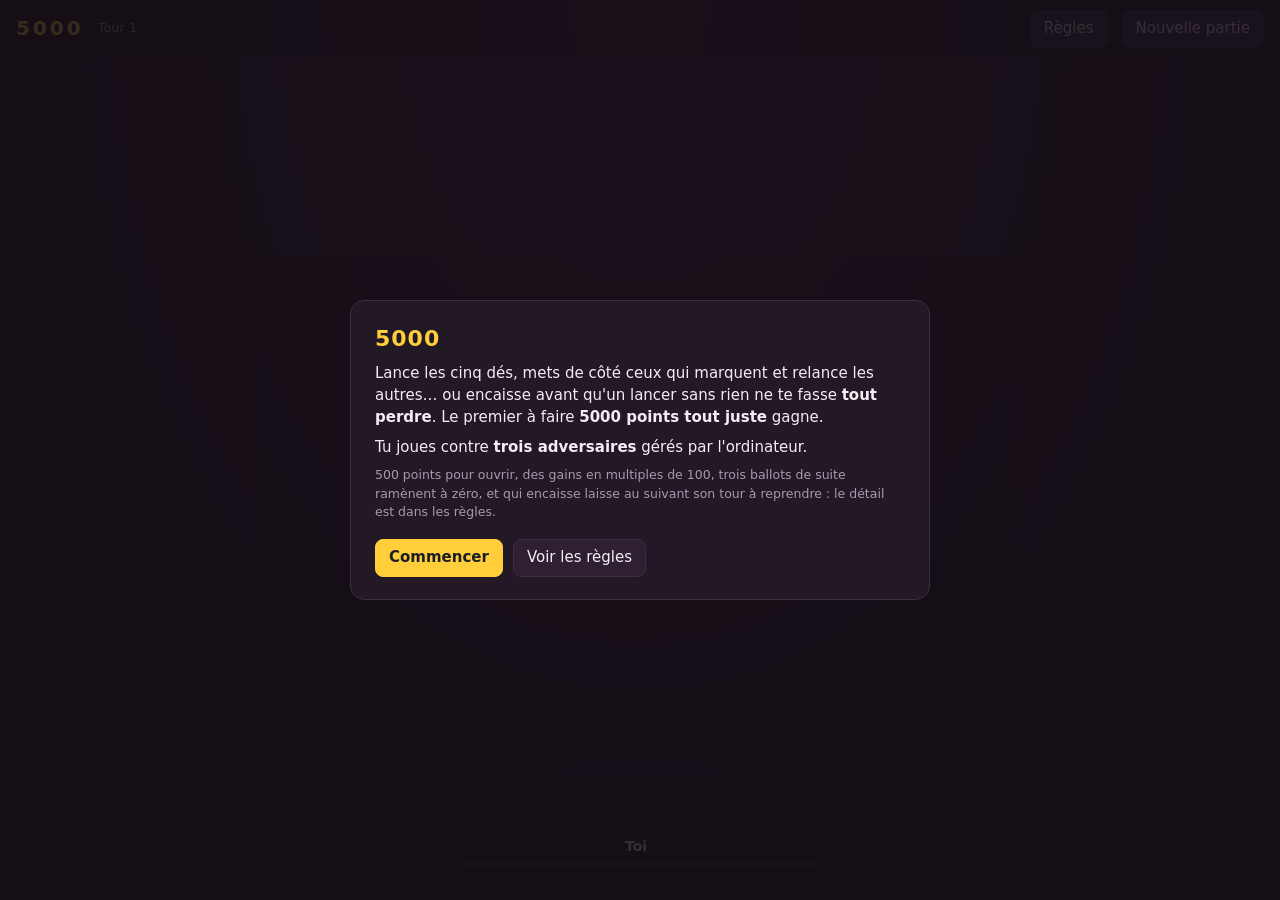
<file: cinq-mille.html>
<!DOCTYPE html>
<html lang="fr">
<head>
<meta charset="utf-8">
<meta name="viewport" content="width=device-width, initial-scale=1, viewport-fit=cover">
<title>5000</title>
<link rel="stylesheet" href="cartes.css?v=a75e348d">
<style>
  /* Gabarit, en-tête, boutons, vignettes, statut, journal, feuilles : cartes.css.
     Ici : la teinte, les dés, le lancer et les dés gardés sur la table, la
     jauge des scores. */
  :root {
    --bg: #170f18;
    --panel: #231826;
    --line: #3d2b40;
    --text: #f4edf3;
    --dim: #ab98ad;
    --bg-top: #2f1a33;
    --btn: #2e2032;
    --btn-hover: #3a2a3f;
    --ok: #7fd08a;
    --ko: #f0907e;
    /* Les dés se dimensionnent sur la place réelle de la table (voir #board). */
    --die: clamp(40px, min(10vh, 12vw), 84px);       /* navigateurs sans cqh */
  }

  /* ------------------------------------------------------------------- Dés */
  /* Une grille de 3 × 3 : chaque point prend sa case. Le 1 est rouge, comme
     sur bien des dés : avec le 5, c'est lui qui marque seul. */
  .die {
    position: relative;
    flex: 0 0 auto;
    width: var(--d); height: var(--d);
    border: 0;
    padding: calc(var(--d) * .13);
    border-radius: calc(var(--d) * .2);
    background: linear-gradient(150deg, #fffdf7 0%, #ece3d2 100%);
    box-shadow: inset 0 calc(var(--d) * -.05) 0 rgba(0,0,0,.12), 0 2px 0 rgba(0,0,0,.25), 0 4px 10px rgba(0,0,0,.45);
    display: grid; grid-template: repeat(3, 1fr) / repeat(3, 1fr);
    cursor: default;
    transition: transform .15s, box-shadow .15s, filter .15s;
  }
  .die:disabled { opacity: 1; }
  .die i {
    width: 76%; height: 76%; place-self: center;
    border-radius: 50%;
    background: #2b2228;
    box-shadow: inset 0 1px 1px rgba(0,0,0,.55);
  }
  .die .tl { grid-area: 1 / 1; } .die .tr { grid-area: 1 / 3; }
  .die .ml { grid-area: 2 / 1; } .die .c  { grid-area: 2 / 2; } .die .mr { grid-area: 2 / 3; }
  .die .bl { grid-area: 3 / 1; } .die .br { grid-area: 3 / 3; }
  .die.v1 i { width: 100%; height: 100%; background: #c8322b; }
  .die.roll { animation: roll .45s ease-out; }
  @keyframes roll {
    0%   { transform: translateY(-26px) rotate(-160deg) scale(.7); opacity: 0; }
    65%  { transform: translateY(3px) rotate(12deg); opacity: 1; }
    100% { transform: none; }
  }
  .slot {
    flex: none; width: var(--d); height: var(--d);
    border: 2px dashed rgba(255,255,255,.12);
    border-radius: calc(var(--d) * .2);
  }

  /* ------------------------------------------------------------ Adversaires */
  .player .meter { width: 132px; }
  .marks { display: flex; gap: 6px; align-items: center; min-height: 16px; margin-top: 4px; font-size: 11px; color: var(--dim); }
  .marks .open { border: 1px solid var(--line); border-radius: 999px; padding: 0 6px; }
  .marks .x { color: var(--ko); font-weight: 800; letter-spacing: 1px; }
  .bubble {
    position: absolute; top: -8px; right: 8px;
    font-size: 11px; font-weight: 800;
    padding: 1px 7px; border-radius: 999px;
    background: #2f5d36; color: #fff; border: 1px solid #44804d;
  }
  .bubble.ko { background: #8e2c38; border-color: #b4414f; }
  .bubble[hidden] { display: none; }

  /* La jauge vers 5000. */
  .meter { height: 6px; border-radius: 3px; background: rgba(255,255,255,.08); overflow: hidden; }
  .meter i { display: block; height: 100%; width: var(--w, 0%); background: var(--accent); border-radius: inherit; transition: width .4s; }

  /* ----------------------------------------------------------------- Table */
  /* Les dés gardés ce tour (petits, par lancer, avec leurs points), le lancer
     en cours, le total du tour. Hauteur : dés gardés 0,48 dé + 20, écarts 2 × 10,
     lancer 1 dé + 12 (le dé choisi se soulève), total 26 — soit 1,5 dé + 78px.
     Largeur : cinq dés et quatre écarts de 0,22 dé. */
  #board {
    display: flex; flex-direction: column; align-items: center; gap: 10px;
    --mini: calc(var(--die) * .48);
  }
  @supports (width: 1cqh) {
    #board { --die: clamp(34px, min((100cqh - 82px) / 1.5, (100cqw - 20px) / 6), 96px); }
  }
  #tray {
    display: flex; flex-wrap: wrap; justify-content: center; align-items: flex-end;
    gap: 6px 14px;
    min-height: calc(var(--mini) + 20px);
    max-width: 100cqw;
  }
  #tray .empty { align-self: center; font-size: 12px; color: var(--dim); opacity: .6; }
  .kept { display: flex; flex-direction: column; align-items: center; gap: 4px; --d: var(--mini); }
  .kept .dice { display: flex; gap: 3px; }
  .kept .pts { font-size: 12px; font-weight: 800; color: var(--dim); line-height: 1; }
  .carried {
    align-self: center;
    font-size: 12px; font-weight: 700; color: var(--accent);
    border: 1px solid var(--accent); border-radius: 999px; padding: 2px 9px;
  }
  #dice {
    display: flex; justify-content: center; align-items: flex-end;
    gap: calc(var(--die) * .22);
    padding-top: 12px;
    --d: var(--die);
  }
  #dice .die.sel {
    transform: translateY(-10px);
    box-shadow: 0 0 0 3px var(--accent), 0 10px 16px rgba(0,0,0,.5);
  }
  #dice .die.dead { filter: grayscale(.5) brightness(.6); }
  /* Le tour du précédent, à reprendre ou non : estompé tant qu'on n'a pas choisi. */
  #board.offer #tray, #board.offer #dice { opacity: .55; }
  #turnPts { min-height: 26px; font-size: 14px; color: var(--dim); text-align: center; }
  #turnPts b { color: var(--text); font-size: 20px; margin: 0 2px; }
  #turnPts b.lost { color: var(--ko); text-decoration: line-through; }

  /* --------------------------------------------------------------- Le joueur */
  #me .meter { max-width: 360px; margin: 6px auto 0; }
  #me .marks { justify-content: center; }

  /* -------------------------------------------------------------- Feuilles */
  .sheet .scale { display: flex; flex-wrap: wrap; gap: 4px 14px; margin: 8px 0; }
  .sheet .scale span { display: inline-flex; align-items: center; gap: 3px; --d: 22px; font-size: 13.5px; }
  .sheet .scale b { margin-left: 4px; }

  /* ------------------------------------------------- Téléphone (portrait) */
  @media (max-width: 560px) {
    main { padding-top: 12px; }                   /* place pour les bulles des adversaires */
    #opponents .player .meter { width: auto; }
    #opponents .marks { font-size: 10px; gap: 4px; }
    .bubble { font-size: 9.5px; top: -9px; right: 4px; padding: 0 5px; }
    @supports (width: 1cqh) {
      #board { --die: clamp(34px, min((100cqh - 82px) / 1.5, (100cqw - 24px) / 6), 76px); }
    }
  }

  @media (prefers-reduced-motion: reduce) {
    .die { transition: none; }
    .die.roll { animation: none; }
  }
</style>
</head>
<body>

<header>
  <h1>5000</h1>
  <span class="meta" id="roundInfo">Tour 1</span>
  <span class="spacer"></span>
  <button id="btnRules">Règles</button>
  <button id="btnNew">Nouvelle partie</button>
</header>

<main>
  <div id="opponents"></div>
  <div id="table">
    <div id="board">
      <div id="tray"></div>
      <div id="dice"></div>
      <div id="turnPts"></div>
    </div>
  </div>
  <div id="status"></div>
  <div id="log"></div>
  <div id="actions"></div>
  <div id="me">
    <div class="name"><span>Toi</span><span class="tag" id="myTag"></span></div>
    <div class="meter"><i id="myFill"></i></div>
    <div class="marks" id="myMarks"></div>
  </div>
</main>

<!-- Écran de démarrage -->
<div class="overlay" id="startOverlay">
  <div class="sheet">
    <h2>5000</h2>
    <p>Lance les cinq dés, mets de côté ceux qui marquent et relance les autres… ou encaisse
       avant qu'un lancer sans rien ne te fasse <b>tout perdre</b>. Le premier à faire
       <b>5000 points tout juste</b> gagne.</p>
    <p>Tu joues contre <b>trois adversaires</b> gérés par l'ordinateur.</p>
    <p class="hint">500 points pour ouvrir, des gains en multiples de 100, trois ballots de suite
       ramènent à zéro, et qui encaisse laisse au suivant son tour à reprendre : le détail est
       dans les règles.</p>
    <div class="actions">
      <button class="primary" id="btnStart">Commencer</button>
      <button id="btnRules2">Voir les règles</button>
    </div>
  </div>
</div>

<!-- Règles -->
<div class="overlay" id="rulesOverlay" hidden>
  <div class="sheet">
    <h2>Règles</h2>
    <p>Cinq dés. Le premier qui fait <b>5000 points tout juste</b> gagne.</p>
    <h3>Ce qui marque</h3>
    <div class="scale" id="scale"></div>
    <ul>
      <li><b>Brelan</b> (trois dés pareils) : 100 fois la face, sauf le brelan de 1, qui vaut
          <b>700</b>.</li>
      <li><b>Full</b> (un brelan et une paire) : le brelan <b>× 2</b> — 2 2 6 6 6 vaut 1200.
          <b>Cinq dés pareils</b> comptent comme un full : cinq 1 font 1400.</li>
      <li><b>Suite</b> 1 2 3 4 5 ou 2 3 4 5 6 : <b>1000</b>.</li>
      <li>Les figures se font <b>en un seul lancer</b> : un 1, puis deux 1 au lancer suivant,
          font 300 points, pas un brelan.</li>
      <li>Pas de figure à quatre dés pareils : quatre 1 font un brelan de 1 et un 1 (800) ;
          avec quatre 3, le quatrième ne marque pas.</li>
    </ul>
    <h3>Un tour</h3>
    <ul>
      <li>Tu lances les 5 dés. Après chaque lancer, <b>tous les dés qui marquent</b> sont mis
          de côté : on ne choisit pas. Ils comptent au mieux — 1 1 1 5 5 est un full à 1400 —,
          et un dé qui ne marque pas, comme le quatrième 2 de 2 2 2 2 5, reste à relancer.</li>
      <li>Puis tu <b>encaisses</b> les points du tour, ou tu <b>relances</b> les dés qui
          restent.</li>
      <li><b>Main pleine</b> — quand tes 5 dés ont tous marqué, en un lancer ou en plusieurs,
          tu peux les relancer tous et continuer à cumuler.</li>
      <li>Un lancer qui ne marque rien met fin au tour : tu perds tous les points du tour, tu
          gardes ton score.</li>
      <li><b>Ballot</b> — c'est quand ton <b>premier lancer</b>, celui des 5 dés, ne marque rien.
          Dès qu'il a marqué — un 1 ou un 5 suffit —, le tour ne peut plus finir en ballot,
          même sur une main pleine relancée.</li>
    </ul>
    <h3>Pour encaisser</h3>
    <ul>
      <li><b>Ouvrir</b> — tant que tu n'as rien marqué, il faut au moins <b>500 points</b> dans
          le tour : en dessous, on relance.</li>
      <li><b>Multiple de 100</b> — le gain d'un tour doit être un multiple de 100 : avec 450,
          il faut relancer.</li>
      <li><b>Trois ballots de suite</b> — trois tours de suite qui finissent sur un ballot, et
          ton score <b>retombe à zéro</b>. Tu restes ouvert. Un tour qui n'est pas un ballot,
          encaissé ou perdu plus tard, interrompt la série.</li>
    </ul>
    <h3>Reprendre un tour</h3>
    <ul>
      <li>Quand un joueur encaisse, le <b>suivant</b> peut <b>reprendre son tour</b> au lieu de
          lancer les 5 dés : il relance les dés qui restaient — <b>les 5</b> après une main
          pleine — et repart de ses points. Celui qui a encaissé garde les siens.</li>
      <li>Le décompte continue : les points repris comptent pour ouvrir, le gain reste un
          multiple de 100, et il faut toujours 5000 tout juste.</li>
      <li>Un tour repris <b>ne finit jamais en ballot</b> : si son premier lancer ne marque
          rien, le tour est perdu, rien de plus, et la série de ballots est interrompue.</li>
      <li>Qui a repris un tour et l'encaisse peut être repris à son tour par le suivant.</li>
      <li>Pas de reprise quand les points du tour, ajoutés à ton score, feraient déjà 5000 ou
          plus : à 4700, on ne reprend pas 300 points.</li>
    </ul>
    <h3>La fin</h3>
    <p>Le premier qui fait <b>5000 points tout juste</b> en encaissant gagne aussitôt.</p>
    <ul>
      <li>Si les dés qui marquent font <b>dépasser 5000</b> — à 4900, un 1 et un 5 feraient
          5050 —, le <b>tour est perdu</b>, mais ce n'est <b>pas un ballot</b> : le lancer
          marquait.</li>
    </ul>
    <p>Le premier joueur change à chaque partie.</p>
    <p class="hint">D'après l'article « 5 000 (jeu) » de Wikipédia, avec les règles de la maison :
       brelan de 1 à 700, full au double du brelan (cinq dés pareils compris), suites à 1000,
       fin à 5000 tout juste, variantes des trois ballots et du multiple de 100, reprise du tour
       par le joueur suivant.</p>
    <div class="actions"><button class="primary" id="btnCloseRules">Fermer</button></div>
  </div>
</div>

<!-- Fin de partie -->
<div class="overlay" id="scoreOverlay" hidden>
  <div class="sheet">
    <h2 id="scoreTitle">Fin de la partie</h2>
    <div id="scoreBody"></div>
    <div class="actions">
      <button class="primary" id="btnNext">Rejouer</button>
    </div>
  </div>
</div>

<script>
"use strict";

/* =========================================================================
   5000 — le jeu de dés. Un humain contre 3 adversaires gérés par l'ordinateur.

   D'après l'article « 5 000 (jeu) » de Wikipédia, avec les règles de la maison :
   cinq dés ; seuls le 1 (100) et le 5 (50) marquent seuls ; brelans (celui de 1
   vaut 700), full (le brelan × 2, cinq dés pareils compris) et suites (1000),
   en un seul lancer. Après chaque lancer, tous les dés qui marquent sont mis de
   côté, puis on encaisse ou on relance le reste ; cinq dés gardés se relancent
   tous (main pleine) ; un lancer sans rien fait perdre le tour, et c'est un
   ballot si c'est le premier, celui des cinq dés. Ouverture à 500, gains en
   multiples de 100, trois ballots de suite ramènent à zéro. Premier à 5000
   tout juste : un lancer qui ferait dépasser perd le tour, sans ballot. Qui
   encaisse laisse son tour au suivant : celui-ci peut le reprendre, ses points
   et les dés qui restaient (les cinq après une main pleine), au lieu de lancer
   les cinq dés à zéro ; un tour repris ne finit jamais en ballot.
   ========================================================================= */

const DICE = 5;
const TARGET = 5000;
const OPENING = 500;             // le premier gain d'un joueur : au moins 500
const STRIKES = 3;               // ballots de suite qui ramènent le score à zéro
const BRELAN = [0, 700, 200, 300, 400, 500, 600];
const SUITE = 1000;
const AI_NAMES = ["Nora", "Elias", "Yuki", "Sacha", "Milo"];
const THINK_MS = 550;            // avant un lancer de l'ordinateur
const ROLL_MS = 1000;            // lecture d'un lancer, ses 0,45 s d'animation comprises
const KEEP_MS = 1000;            // les dés qu'il garde, montrés avant qu'il relance ou encaisse ; ou le tour qu'il reprend, ou non
const BALLOT_MS = 1500;          // un tour perdu : on le laisse voir
const END_MS = 2000;             // la victoire annoncée, le dernier tour sur la table, avant la feuille de fin

const sleep = (ms) => new Promise((r) => setTimeout(r, ms));

/* --------------------------------------------------------------- Points */
const countsOf = (vals) => {
  const c = [0, 0, 0, 0, 0, 0, 0];
  for (const v of vals) c[v]++;
  return c;
};

const NUMBER = ["", "un", "deux", "trois", "quatre", "cinq"];

/* La meilleure lecture de dés tirés d'un même lancer, où chaque dé doit
   marquer : { pts, name }, pts = 0 si un dé ne marque pas. Une suite ou un
   full (cinq dés pareils compris) prennent les cinq dés ; sinon au plus un
   brelan (il en faudrait six pour deux), et le reste en 1 et en 5. */
function combo(vals) {
  const c = countsOf(vals);
  let best = { pts: 0, name: "" };
  if (vals.length === DICE) {
    if (c[2] && c[3] && c[4] && c[5] && (c[1] || c[6])) best = { pts: SUITE, name: c[1] ? "une petite suite" : "une grande suite" };
    for (let y = 1; y <= 6; y++) {
      if (c[y] === 5 && 2 * BRELAN[y] > best.pts) best = { pts: 2 * BRELAN[y], name: `un full de cinq ${y}` };
      for (let x = 1; x <= 6; x++) {
        if (c[y] === 3 && c[x] === 2 && 2 * BRELAN[y] > best.pts) best = { pts: 2 * BRELAN[y], name: `un full aux ${y}` };
      }
    }
  }
  for (let b = 0; b <= 6; b++) {
    if (b && c[b] < 3) continue;
    let pts = b ? BRELAN[b] : 0, ok = true;
    const parts = b ? [`un brelan de ${b}`] : [];
    for (let f = 1; f <= 6 && ok; f++) {
      const k = c[f] - (f === b ? 3 : 0);
      if (!k) continue;
      if (f === 1 || f === 5) { pts += k * (f === 1 ? 100 : 50); parts.push(`${NUMBER[k]} ${f}`); }
      else ok = false;
    }
    if (ok && pts > best.pts) best = { pts, name: parts.length > 1 ? parts.slice(0, -1).join(", ") + " et " + parts.at(-1) : parts[0] };
  }
  return best;
}

const scoreOf = (vals) => combo(vals).pts;

/* Les dés gardés d'un lancer : tous ceux qui marquent, on ne choisit pas. C'est
   la plus grande partie du lancer dont chaque dé marque, lue au mieux — 1 1 1 5 5
   est un full à 1400 ; de 2 2 2 2 5, le brelan et le 5, le quatrième 2 se
   relance. { dice, pts, name } ; dice vide sur un ballot. */
function keptOf(dice) {
  let best = { dice: [], pts: 0, name: "" };
  for (let m = 1; m < 1 << dice.length; m++) {
    const pick = dice.filter((_, i) => m >> i & 1);
    if (pick.length < best.dice.length) continue;
    const c = combo(pick.map((d) => d.v));
    if (c.pts && (pick.length > best.dice.length || c.pts > best.pts)) best = { dice: pick, pts: c.pts, name: c.name };
  }
  return best;
}

/* Les points qui restent au joueur en cours avant 5000 tout juste. */
const room = () => TARGET - S.players[S.current].score - S.turnPts;

const fmt = (n) => String(n).replace(/\B(?=(\d{3})+(?!\d))/g, " ");
const ptsLabel = (n) => `${fmt(n)} point${n > 1 ? "s" : ""}`;
const diceLabel = (n) => `${n} dé${n > 1 ? "s" : ""}`;

/* ------------------------------------------------------------------- État */
const S = {
  players: [],        // { name, ai, policy, score, opened, fails (ballots de suite), last, turns, best }
  current: 0,         // le siège qui joue
  starter: 0,         // qui a ouvert la partie : un tour de table de plus quand on y revient
  games: 0,           // parties lancées : le premier joueur tourne de l'une à l'autre
  round: 1,           // tour de table
  dice: [],           // le lancer en cours, { uid, v } ; vide entre deux lancers
  kept: [],           // les dés mis de côté depuis le dernier lancer de cinq : [{ dice, pts, name }]
  carried: 0,         // points des mains pleines déjà relancées ce tour
  turnPts: 0,         // points du tour : perdus si le tour est perdu
  free: DICE,         // dés à lancer au prochain jet
  keep: null,         // ce que le lancer en cours fait garder : keptOf(S.dice), null entre deux lancers
  plan: null,         // ce que l'IA va faire des dés gardés : "bank" | "roll"
  offer: null,        // le tour que le précédent vient d'encaisser, à reprendre : { from, pts, free, kept, carried }
  resumed: null,      // le tour en cours en reprend un : { from, pts }
  lost: 0,            // points du dernier tour perdu, pour l'affichage
  phase: "idle",      // idle | roll (le tour commence) | keep (un lancer à trier) | lost (tour perdu) | over
  winner: -1,
  logs: [],
  busy: false,        // l'ordinateur joue, ou un tour perdu s'affiche : l'humain attend
  epoch: 0,           // change à chaque partie : un tour en vol d'une partie passée s'arrête
};

const el = (id) => document.getElementById(id);
const cur = () => S.players[S.current];
let uidSeq = 0;

function log(msg) {
  S.logs.push(msg);
  if (S.logs.length > 3) S.logs.shift();
}

/* Tutoie l'humain, troisième personne pour les adversaires — jamais il/elle. */
const says = (p, second, third) => (p.ai ? `${p.name} ${third}` : `Tu ${second}`);
/* Le tour de `seat`, vu de l'humain : « le tour de Nora », « ton tour ». */
const turnOf = (seat) => (S.players[seat].ai ? `le tour de ${S.players[seat].name}` : "ton tour");

/* --------------------------------------------------------------- Légalité */
/* Un tour de `t` points s'encaisse-t-il ? Un multiple de 100, et 500 au moins
   tant qu'on n'a pas ouvert. */
const cashable = (opened, t) => t > 0 && t % 100 === 0 && (opened || t >= OPENING);

/* Après un lancer qui marque, `seat` peut relancer ; et encaisser ? */
const canRoll = (seat) => S.current === seat && S.phase === "keep" && !!S.keep;
const canBank = (seat) => canRoll(seat) && cashable(S.players[seat].opened, S.turnPts + S.keep.pts);
/* Avant son premier lancer, `seat` peut reprendre le tour du précédent. */
const canResume = (seat) => S.current === seat && S.phase === "roll" && !!S.offer;

/* ------------------------------------------------------------ Mise en place */
function newGame(nPlayers) {
  S.epoch++;
  const mkPlayer = (name, ai) => ({ name, ai, policy: ai ? "sharp" : undefined, score: 0, opened: false, fails: 0, last: null, turns: 0, best: 0 });
  S.players = [mkPlayer("Toi", false)];
  for (let i = 0; i < nPlayers - 1; i++) S.players.push(mkPlayer(AI_NAMES[i], true));
  S.starter = S.games++ % nPlayers;
  S.current = S.starter;
  S.round = 1;
  S.winner = -1;
  S.logs = [];
  S.phase = "idle";            // un "over" hérité bloquerait beginTurn()
  S.busy = false;
  S.offer = null;
  buildBoard();
  beginTurn();
}

/* ------------------------------------------------------------------ Tours */
/* Le seul endroit où un tour commence : cinq dés à lancer, rien de gardé —
   ou, si le précédent vient d'encaisser, son tour à reprendre (S.offer). */
function beginTurn() {
  if (S.phase === "over") return;
  S.dice = [];
  S.kept = [];
  S.carried = 0;
  S.turnPts = 0;
  S.free = DICE;
  S.keep = null;
  S.plan = null;
  S.resumed = null;
  S.phase = "roll";
  S.busy = false;
  const p = cur();
  p.last = null;
  p.turns++;
  // Des points qui font déjà 5000 ou plus ne pourraient que dépasser : rien à reprendre.
  if (S.offer && S.offer.pts >= TARGET - p.score) S.offer = null;
  render();
  if (p.ai) aiTurn();
}

/* Reprendre le tour que le précédent vient d'encaisser : ses points, ses dés
   gardés, et les dés qui lui restaient à lancer. Le premier lancer suit. */
function takeOffer(seat) {
  if (!canResume(seat)) return false;
  const o = S.offer;
  S.turnPts = o.pts;
  S.free = o.free;
  S.kept = o.kept;
  S.carried = o.carried;
  S.resumed = { from: o.from, pts: o.pts };
  S.offer = null;
  return true;
}

function nextTurn() {
  S.current = (S.current + 1) % S.players.length;
  if (S.current === S.starter) S.round++;
  beginTurn();
}

/* Déclarée en `function` : les tests la remplacent pour imposer les dés. */
function rollDie() { return 1 + Math.floor(Math.random() * 6); }

/* Lance les dés libres et désigne ceux qui marquent : ils seront gardés.
   Renvoie false quand le tour est perdu — rien ne marque, ou les dés qui
   marquent feraient dépasser 5000 —, la suite étant programmée par loseTurn(). */
function throwDice() {
  const first = !S.turnPts;                      // les dés gardés marquent toujours : rien de gardé, premier lancer
                                                 // (un tour repris a toujours des points : jamais de ballot)
  S.dice = Array.from({ length: S.free }, () => ({ uid: ++uidSeq, v: rollDie() }));
  S.plan = null;
  S.offer = null;                                // lancer les cinq dés, c'est laisser le tour du précédent
  const keep = keptOf(S.dice);
  S.keep = keep.dice.length ? keep : null;       // montrés aussi sur un dépassement
  if (!S.keep || keep.pts > room()) {
    loseTurn(S.keep ? "bust" : first ? "ballot" : "lost");
    return false;
  }
  S.phase = "keep";
  return true;
}

/* Met de côté les dés qui marquent. Cinq dés gardés : main pleine, les cinq
   repartent. Renvoie les points gardés. */
function keepDice() {
  const { dice, pts, name } = S.keep;
  S.kept.push({ dice, pts, name });
  S.turnPts += pts;
  S.free -= dice.length;
  S.dice = [];
  S.keep = null;
  if (!S.free) {
    S.free = DICE;
    S.carried = S.turnPts;
    S.kept = [];
  }
  return pts;
}

/* Garder puis relancer. */
function doRoll(seat) {
  if (!canRoll(seat)) return false;
  keepDice();
  throwDice();
  return true;
}

/* Garder puis encaisser. */
function doBank(seat) {
  if (!canBank(seat)) return false;
  keepDice();
  bank(seat);
  return true;
}

function bank(seat) {
  const p = S.players[seat];
  const pts = S.turnPts;
  const opening = !p.opened;
  const on = S.resumed ? ` sur ${turnOf(S.resumed.from)}` : "";
  p.score += pts;
  p.opened = true;
  p.fails = 0;
  p.best = Math.max(p.best, pts);
  p.last = { kind: "bank", pts };
  if (p.score === TARGET) {
    log(`${says(p, "encaisses", "encaisse")} ${fmt(pts)}${on} et ${p.ai ? "fait" : "fais"} ${fmt(TARGET)} tout juste !`);
    endGame(seat);
    return;
  }
  log(opening ? `${says(p, "ouvres", "ouvre")} avec ${ptsLabel(pts)}${on}.`
              : `${says(p, "encaisses", "encaisse")} ${ptsLabel(pts)}${on} (${fmt(p.score)}).`);
  // Le suivant pourra reprendre ce tour : il reste toujours des dés à lancer,
  // les cinq après une main pleine.
  S.offer = { from: seat, pts, free: S.free, kept: S.kept, carried: S.carried };
  nextTurn();
}

/* Le tour est perdu, et ses points avec. `why` :
   - "ballot" : le premier lancer, celui des cinq dés, ne marque rien ; au
     troisième tour de suite, le score retombe à zéro ;
   - "lost" : un lancer suivant ne marque rien — une fois que le premier a
     marqué, le tour ne peut plus finir en ballot, main pleine comprise —, ou
     un lancer d'un tour repris, qui n'est jamais un ballot ;
   - "bust" : les dés qui marquent feraient dépasser 5000 (le lancer marquait).
   Seul le ballot compte dans les trois de suite ; tout autre tour en rompt la
   série. */
async function loseTurn(why) {
  const p = cur();
  const lost = S.turnPts;
  const old = p.score;
  let kind = why;
  if (why === "ballot") {
    p.fails++;
    if (p.fails >= STRIKES) { p.score = 0; p.fails = 0; kind = "zero"; }
  } else p.fails = 0;
  p.last = { kind, pts: lost };
  S.lost = lost;
  S.turnPts = 0;
  S.phase = "lost";
  S.busy = true;
  log(kind === "bust" ? `${says(p, "dépasserais", "dépasserait")} ${fmt(TARGET)} avec les dés qui marquent : tour perdu${lost ? ` (${fmt(lost)})` : ""}.`
      : kind === "zero" ? `${says(p, "fais", "fait")} trois ballots de suite et ${p.ai ? "retombe" : "retombes"} à zéro${old ? ` (${fmt(old)} perdus)` : ""}.`
      : kind === "ballot" ? `${says(p, "fais", "fait")} ballot.`
      : `${says(p, "perds", "perd")} ${ptsLabel(lost)}${S.resumed ? ` sur ${turnOf(S.resumed.from)}` : ""} : le lancer ne marque rien.`);
  render();
  const epoch = S.epoch;
  await sleep(BALLOT_MS);
  if (epoch !== S.epoch || S.phase !== "lost") return;
  nextTurn();
}

/* Le tour d'un siège tenu par l'ordinateur : reprendre ou non le tour du
   précédent, lancer, montrer les dés gardés et ce qu'il va faire, puis
   relancer ou encaisser. */
async function aiTurn() {
  const epoch = S.epoch, seat = S.current;
  const gone = () => epoch !== S.epoch || S.current !== seat || S.phase === "over";
  S.busy = true;
  const offered = !!S.offer;
  if (offered && wantsResume(seat)) takeOffer(seat);
  render();
  await sleep(offered ? KEEP_MS : THINK_MS);     // le temps de lire qui reprend quoi
  for (;;) {
    if (gone()) return;
    if (!throwDice()) return;
    render();
    await sleep(ROLL_MS);
    if (gone()) return;
    const bank = decide(seat);
    S.plan = bank ? "bank" : "roll";
    render();
    await sleep(KEEP_MS);
    if (gone()) return;
    if (bank) { doBank(seat); return; }
    keepDice();
    S.plan = null;
    render();
    await sleep(THINK_MS);
  }
}

/* La décision d'un siège de l'ordinateur, vérifiée : encaisser seulement si
   c'est permis. */
function decide(seat) {
  const p = S.players[seat];
  const d = policyOf(p).decide(p, seat);
  return !!(d && d.bank) && canBank(seat);
}

/* Reprendre le tour du précédent ? Seulement s'il y en a un. */
function wantsResume(seat) {
  const p = S.players[seat];
  return canResume(seat) && !!policyOf(p).resume(p, seat);
}

/* ------------------------------------------------------------ Fin de partie */
/* La partie est jouée tout de suite ; la feuille attend END_MS, le temps de
   voir le tour gagnant (une nouvelle partie lancée entre-temps l'annule). */
async function endGame(seat) {
  S.phase = "over";
  S.winner = seat;
  S.busy = false;
  render();
  const epoch = S.epoch;
  await sleep(END_MS);
  if (epoch === S.epoch && S.phase === "over") showScores();
}

function showScores() {
  const w = S.players[S.winner];
  const order = S.players.map((p, i) => i).sort((a, b) => S.players[b].score - S.players[a].score);
  let html = "<table><thead><tr><th>Joueur</th><th>Meilleur tour</th><th>Total</th></tr></thead><tbody>";
  for (const i of order) {
    const p = S.players[i];
    const win = i === S.winner;
    html += `<tr${win ? ' class="win"' : ""}><td>${p.name}${win ? " 🏆" : ""}</td>`
          + `<td>${p.best ? fmt(p.best) : "—"}</td><td>${fmt(p.score)}</td></tr>`;
  }
  html += "</tbody></table>";
  const turns = `${w.turns} tour${w.turns > 1 ? "s" : ""}`;
  html += w.ai
    ? `<p class="next-round">🏆 <b>${w.name}</b> l'emporte en ${turns}, avec ${ptsLabel(w.score)}.</p>`
    : `<p class="next-round">🏆 <b>Tu l'emportes</b> en ${turns}, avec ${ptsLabel(w.score)} !</p>`;
  el("scoreBody").innerHTML = html;
  el("scoreTitle").textContent = "Fin de la partie";
  el("btnNext").textContent = "Rejouer";
  el("btnNext").dataset.over = "1";
  el("scoreOverlay").hidden = false;
}

/* ============================================================== ADVERSAIRES */

/* Deux politiques interchangeables. Chacune expose :
     decide(p, seat) -> { bank: encaisser, ou relancer }
   appelée après chaque lancer qui marque : les dés gardés sont imposés
   (S.keep), il ne reste qu'à choisir ; et
     resume(p, seat) -> reprendre le tour du précédent, ou lancer les cinq dés
   appelée au début d'un tour quand il y en a un à reprendre (S.offer : ses
   points, et les dés qui restent à lancer). Il n'y a rien de caché au 5000 :
   les dés, les scores, les ballots de chacun sont publics. Une politique ne
   fait que décider — elle ne touche pas à l'état et ne lance pas de dé. */

/* Déclarée en `function` : les tests la remplacent pour vérifier qu'aucune
   politique ne modifie la partie. */
function policyOf(p) { return POLICIES[p.policy] || sharpPolicy; }

/* ---------------------------------------------------------------------------
   Politique simple : encaisse dès 400 points, ou dès 200 quand il reste moins
   de trois dés à relancer — dès que c'est permis. Reprend le tour du précédent
   sur une main pleine, ou dès 300 points avec trois ou quatre dés. Les
   adversaires jouent toujours « sharp » ; celle-ci ne sert que de référence au
   banc d'essai.
   --------------------------------------------------------------------------- */
const simplePolicy = {
  decide(p) {
    const t = S.turnPts + S.keep.pts;
    const left = S.free - S.keep.dice.length || DICE;
    return { bank: cashable(p.opened, t) && (p.score + t === TARGET || t >= 400 || (left < 3 && t >= 200)) };
  },
  resume() {
    const o = S.offer;
    return o.free === DICE || (o.free >= 3 && o.pts >= 300);
  },
};

/* ---------------------------------------------------------------------------
   Politique « redoutable ». Elle calcule : tous les lancers de 1 à 5 dés et
   les dés que chacun fait garder sont connus d'avance (OUTCOMES), et une
   programmation dynamique sur (points du tour, dés à lancer) donne ce que vaut
   relancer si la suite du tour est jouée au mieux — ouverture et multiples de
   100 compris. Elle encaisse quand c'est mieux que relancer, en comptant en
   points du tour, avec deux corrections :
   - faire 5000 arrête le tour : elle encaisse toujours une victoire, et le
     calcul aussi ; un lancer qui ferait dépasser perd le tour ;
   - viser 5000 vaut davantage quand un adversaire risque de gagner avant son
     prochain tour (q, la probabilité qu'au moins un l'atteigne en un tour, s'il
     joue tout pour) : la partie risque de finir, ses points ne vaudraient plus
     rien ; elle tente alors le coup jusqu'au bout ;
   - encaisser laisse le tour au suivant, qui peut le reprendre : chaque point
     qu'il gagnerait à le faire, d'après sa propre table, coûte AI.gift.
   Elle reprend le tour du précédent quand la même table le dit meilleur que
   de lancer les cinq dés — qui risquent un ballot, et au troisième de suite
   son score retombe à zéro : seul moment où les ballots entrent dans le
   calcul, puisque passé le premier lancer le tour ne peut plus en être un.
   Réglages mesurés au banc d'essai : sans le terme de menace (AI.threat 0),
   elle ne bat plus la politique simple ; un gros bonus de victoire sans menace
   (AI.win 4000) fait viser 5000 de trop loin et perd, contre la politique
   simple comme entre redoutables ; au-delà de 3000, la menace ne rapporte plus.
   --------------------------------------------------------------------------- */
const AI = {
  win: 0,          // atteindre 5000 vaut ces points de plus qu'un tour ordinaire, menace ou pas
  threat: 3000,    // et ceux-ci, fois q / (1 - q), q le risque qu'un adversaire gagne avant mon tour
  gift: 0.5,       // chaque point que le suivant gagne à reprendre mon tour me coûte ceci
};

/* Tous les lancers de n dés, regroupés par faces : leur probabilité (p), les
   dés qu'ils font garder (k, 0 si rien ne marque) et leurs points par pas de 50
   (s). Des tableaux plats : solve() les parcourt des dizaines de milliers de
   fois. */
const OUTCOMES = [null];
{
  const fact = [1, 1, 2, 6, 24, 120];
  for (let n = 1; n <= DICE; n++) {
    const p = [], k = [], s = [], faces = [];
    const rec = (from) => {
      if (faces.length === n) {
        const c = countsOf(faces);
        let perms = fact[n];
        for (let f = 1; f <= 6; f++) perms /= fact[c[f]];
        const kept = keptOf(faces.map((v) => ({ v })));
        p.push(perms / 6 ** n);
        k.push(kept.dice.length);
        s.push(kept.pts / 50);
        return;
      }
      for (let f = from; f <= 6; f++) { faces.push(f); rec(f); faces.pop(); }
    };
    rec(1);
    OUTCOMES.push({ p: Float64Array.from(p), k: Int8Array.from(k), s: Int16Array.from(s) });
  }
}

/* Un ballot : cinq dés qui ne marquent rien, 600 lancers sur 7776. */
const P_BALLOT = OUTCOMES[DICE].p.reduce((a, p, i) => a + (OUTCOMES[DICE].k[i] ? 0 : p), 0);

/* Valeur de chaque état d'un tour, (points t de 0 à `need`, dés à lancer n), à
   la case t / 50 * 6 + n : ce que vaut relancer, si la suite est jouée au
   mieux. Un lancer qui ne marque rien ou qui passerait `need` perd le tour
   (0). À `need`, on gagne : encaisser est d'office. bankAt(t, n) : ce que vaut
   encaisser t en laissant n dés à lancer au suivant (-Infinity si c'est
   interdit). */
function solve(need, bankAt) {
  const top = need / 50;
  const V = new Float64Array((top + 1) * 6), R = new Float64Array((top + 1) * 6);
  for (let ti = top; ti >= 0; ti--) {
    for (let n = 1; n <= DICE; n++) {
      const bank = bankAt(ti * 50, n), stop = ti === top && bank > -Infinity;
      const { p, k, s } = OUTCOMES[n];
      let r = 0;
      for (let i = 0; i < p.length; i++) {
        const t2 = ti + s[i];
        if (k[i] && t2 <= top) r += p[i] * V[t2 * 6 + (n - k[i] || DICE)];
      }
      R[ti * 6 + n] = r;
      V[ti * 6 + n] = stop ? bank : Math.max(bank, r);
    }
  }
  return R;
}

/* Les tables déjà calculées : une par situation de joueur. */
const TABLES = new Map();
function cached(key, make) {
  let v = TABLES.get(key);
  if (v === undefined) {
    if (TABLES.size > 3000) TABLES.clear();
    v = make();
    TABLES.set(key, v);
  }
  return v;
}

/* Un tour de `t` points mène-t-il à 5000 tout juste ? Il manque `need` points. */
const wins = (opened, need, t) => cashable(opened, t) && t === need;

/* Les points du tour, avec un bonus `win` pour celui qui fait 5000. */
const valueTable = (opened, need, win) => cached(`v${+opened}|${need}|${win}`, () =>
  solve(need, (t) => (cashable(opened, t) ? t + (t === need ? win : 0) : -Infinity)));

/* La probabilité qu'un joueur fasse 5000 dans son prochain tour, s'il joue
   tout pour. */
const reachProb = (opened, need) => cached(`r${+opened}|${need}`, () =>
  solve(need, (t) => (t === need ? 1 : 0))[DICE]);

/* Le risque qu'un adversaire gagne avant le prochain tour de `seat`. */
function threat(seat) {
  let calm = 1;
  S.players.forEach((q, i) => { if (i !== seat) calm *= 1 - reachProb(q.opened, TARGET - q.score); });
  return 1 - calm;
}

/* Le bonus de victoire de `seat` : AI.win, plus AI.threat × q / (1 − q). */
function winBonus(seat) {
  const q = Math.min(Math.round(threat(seat) * 20) / 20, 0.95);
  return Math.round((AI.win + AI.threat * q / (1 - q)) / 50) * 50;
}

/* Ce que gagne un joueur à reprendre t points et n dés plutôt qu'à lancer les
   cinq, d'après sa table R ; rien si ces points font déjà ce qui lui manque. */
const resumeGain = (R, need, t, n) => (t < need ? Math.max(0, R[t / 50 * 6 + n] - R[DICE]) : 0);

/* La table de `seat` : les points du tour et son bonus de victoire, moins, à
   chaque encaissement, AI.gift fois ce que le suivant gagnerait à le reprendre
   (d'après sa table à lui, sans ce terme). { R, bankAt }. */
function tableOf(seat) {
  const p = S.players[seat], need = TARGET - p.score, win = winBonus(seat);
  const ns = (seat + 1) % S.players.length, np = S.players[ns], nneed = TARGET - np.score, nwin = winBonus(ns);
  return cached(`g${+p.opened}|${need}|${win}|${+np.opened}|${nneed}|${nwin}|${AI.gift}`, () => {
    const Rn = valueTable(np.opened, nneed, nwin);
    const bankAt = (t, n) => (!cashable(p.opened, t) ? -Infinity
      : t === need ? t + win : t - AI.gift * resumeGain(Rn, nneed, t, n));
    return { R: solve(need, bankAt), bankAt };
  });
}

const sharpPolicy = {
  decide(p, seat) {
    const need = TARGET - p.score;
    const t = S.turnPts + S.keep.pts;
    // Gagner tout de suite : rien ne vaut mieux.
    if (wins(p.opened, need, t)) return { bank: true };
    if (!cashable(p.opened, t)) return { bank: false };
    const left = S.free - S.keep.dice.length || DICE;
    const { R, bankAt } = tableOf(seat);
    return { bank: bankAt(t, left) >= R[t / 50 * 6 + left] };
  },
  // Lancer les cinq dés, c'est risquer un ballot : cher au troisième de suite.
  resume(p, seat) {
    const { R } = tableOf(seat), o = S.offer;
    const fresh = R[DICE] - P_BALLOT ** (STRIKES - p.fails) * p.score;
    return R[o.pts / 50 * 6 + o.free] > fresh;
  },
};

const POLICIES = { simple: simplePolicy, sharp: sharpPolicy };

/* ================================================================= ENTRÉES */

const myTurn = () => S.current === 0 && !S.players[0].ai && !S.busy && (S.phase === "roll" || S.phase === "keep");

/* « Lancer » au début du tour, « Relancer » ensuite : les dés qui marquent
   sont mis de côté, les autres repartent. */
function onRollClick() {
  if (!myTurn()) return;
  if (S.phase === "roll") throwDice();
  else if (!doRoll(0)) return;
  render();
}

function onBankClick() {
  if (!myTurn() || !doBank(0)) return;
  render();
}

/* « Reprendre » au début du tour : les points du précédent, et ses dés qui
   restaient, lancés aussitôt. */
function onResumeClick() {
  if (!myTurn() || !takeOffer(0)) return;
  throwDice();
  render();
}

/* ================================================================== RENDU */

function mk(tag, cls, text) {
  const e = document.createElement(tag);
  if (cls) e.className = cls;
  if (text !== undefined) e.textContent = text;
  return e;
}

/* Les points de chaque face, dans la grille de 3 × 3. */
const PIPS = [null, ["c"], ["tr", "bl"], ["tr", "c", "bl"], ["tl", "tr", "bl", "br"],
              ["tl", "tr", "c", "bl", "br"], ["tl", "tr", "ml", "mr", "bl", "br"]];

function dieEl(v, extra) {
  const b = mk("button", "die v" + v + (extra ? " " + extra : ""));
  for (const pos of PIPS[v]) b.appendChild(mk("i", pos));
  b.disabled = true;
  return b;
}

function buildBoard() {
  const host = el("opponents");
  host.innerHTML = "";
  S.players.forEach((p, pi) => {
    if (pi === 0) return;
    const box = mk("div", "player");
    const name = mk("div", "name");
    name.appendChild(mk("span", null, p.name));
    const tag = mk("span", "tag", "");
    name.appendChild(tag);
    box.appendChild(name);
    const meter = mk("div", "meter");
    const fill = mk("i");
    meter.appendChild(fill);
    box.appendChild(meter);
    const marks = mk("div", "marks");
    box.appendChild(marks);
    const bubble = mk("span", "bubble");
    box.appendChild(bubble);
    host.appendChild(box);
    Object.assign(p, { _box: box, _tag: tag, _fill: fill, _marks: marks, _bubble: bubble });
  });
}

/* « à ouvrir » tant que le joueur n'a rien marqué, une croix par ballot de suite. */
function renderMarks(host, p) {
  host.innerHTML = "";
  if (!p.opened) host.appendChild(mk("span", "open", "à ouvrir"));
  if (p.fails) host.appendChild(mk("span", "x", "✗".repeat(p.fails)));
}

const meterWidth = (p) => `${Math.min(100, p.score / TARGET * 100)}%`;

let shownUids = new Set();

/* Le sujet d'une phrase de statut : « Tu gardes », « <b>Nora</b> garde ». */
const who = (p, second, third) => (p.ai ? `<b>${p.name}</b> ${third}` : `Tu ${second}`);

function statusHtml() {
  const p = cur();
  if (!p) return "";
  switch (S.phase) {
    case "over": {
      const w = S.players[S.winner];
      return w.ai ? `🏆 <b>${w.name}</b> fait ${fmt(TARGET)} tout juste et gagne.` : `🏆 Tu fais ${fmt(TARGET)} tout juste : <b>tu gagnes !</b>`;
    }
    case "lost": {
      const kind = p.last && p.last.kind;
      if (kind === "zero") return `Troisième ballot de suite ! ${who(p, "retombes", "retombe")} à <b>zéro</b>.`;
      if (kind === "bust") return `Trop haut ! Les dés qui marquent (+${S.keep ? S.keep.pts : 0}) feraient dépasser ${fmt(TARGET)} : tour perdu, mais pas de ballot.`;
      if (kind === "ballot") return `Ballot ! Le premier lancer ne marque rien.`;
      return `Rien ne marque ! ${who(p, "perds", "perd")} <b>${ptsLabel(S.lost)}</b> — pas de ballot, `
           + (S.resumed ? "le tour était repris." : "le premier lancer avait marqué.");
    }
    case "roll": {
      // Les dés d'un tour à reprendre : les cinq après une main pleine.
      const dice = (n) => (n === DICE ? "les 5 dés" : diceLabel(n));
      const o = S.offer;
      if (!p.ai) {
        if (o) return `À toi : lance les 5 dés, ou <b>reprends</b> ${turnOf(o.from)} : ${ptsLabel(o.pts)}, ${dice(o.free)}.`;
        return p.opened ? "À toi : lance les dés." : `À toi : lance les dés. Il te faut <b>${OPENING}</b> points pour ouvrir.`;
      }
      if (S.resumed) return `<b>${p.name}</b> reprend ${turnOf(S.resumed.from)} : ${ptsLabel(S.turnPts)}, ${dice(S.free)}…`;
      if (o) return `<b>${p.name}</b> laisse ${turnOf(o.from)} et lance les 5 dés…`;
      return `${who(p, "lances", "lance")} les dés…`;
    }
    case "keep": {
      if (!S.dice.length) {
        const again = S.free === DICE && !S.kept.length ? "Main pleine ! " : "";
        return `${again}${who(p, "relances", "relance")} ${S.free === DICE ? "les 5 dés" : diceLabel(S.free)}…`;
      }
      const { dice, pts, name } = S.keep;
      const t = S.turnPts + pts;
      const left = S.free - dice.length || DICE;
      if (p.ai) {
        if (!S.plan) return `<b>${p.name}</b> garde ${name} (+${pts})…`;
        const then = S.plan === "bank" ? `et encaisse ${fmt(t)}` : `et relance ${left === DICE ? "les 5 dés" : diceLabel(left)}`;
        return `<b>${p.name}</b> garde ${name} (+${pts}) ${then}.`;
      }
      let s = `Tu gardes ${name} : <b>+${pts}</b>. `;
      if (!p.opened && t < OPENING) s += `Il te faut ${OPENING} pour ouvrir : relance.`;
      else if (t % 100) s += `${fmt(t)} n'est pas un multiple de 100 : relance.`;
      else if (p.score + t === TARGET) s += `Encaisse ${fmt(t)} et <b>tu gagnes</b> !`;
      else s += `Encaisse ${fmt(t)}, ou relance ${left === DICE ? "les 5 dés (main pleine)" : diceLabel(left)}.`;
      return s;
    }
    default: return "";
  }
}

function renderTable(next) {
  // Un tour à reprendre reste sur la table, estompé, tant qu'on n'a pas choisi.
  const o = S.phase === "roll" ? S.offer : null;
  const { carried, kept, free } = o || S;
  el("board").classList.toggle("offer", !!o);
  const tray = el("tray");
  tray.innerHTML = "";
  if (carried) tray.appendChild(mk("span", "carried", `main pleine · ${fmt(carried)}`));
  for (const g of kept) {
    const box = mk("div", "kept");
    const row = mk("div", "dice");
    for (const d of g.dice) row.appendChild(dieEl(d.v));
    box.appendChild(row);
    box.appendChild(mk("span", "pts", `+${g.pts}`));
    tray.appendChild(box);
  }
  if (!carried && !kept.length) tray.appendChild(mk("span", "empty", "les dés gardés se mettent ici"));

  const host = el("dice");
  host.innerHTML = "";
  if (S.dice.length) {
    for (const d of S.dice) {
      next.add(d.uid);
      let cls = "";
      if (S.keep && S.keep.dice.includes(d)) cls += " sel";
      if (S.phase === "lost") cls += " dead";
      if (!shownUids.has(d.uid)) cls += " roll";
      host.appendChild(dieEl(d.v, cls.trim()));
    }
  } else {
    for (let i = 0; i < free; i++) host.appendChild(mk("div", "slot"));
  }

  const line = el("turnPts");
  const p = cur();
  const opening = p && !p.opened ? ` · ouverture à ${OPENING}` : "";
  if (S.phase === "over" || !p) line.innerHTML = "";
  else if (S.phase === "lost") line.innerHTML = `Ce tour <b class="lost">${fmt(S.lost)}</b>`;
  else if (o) line.innerHTML = `À reprendre <b>${fmt(o.pts)}</b>` + opening;
  else line.innerHTML = `Ce tour <b>${fmt(S.turnPts)}</b>` + opening;
}

/* Deux boutons, toujours présents : la hauteur de la zone ne bouge pas d'un
   tour à l'autre (sur téléphone, une zone vide se replie). Au début d'un tour
   à reprendre, le second, qui n'encaisserait rien, devient « Reprendre ». */
function renderActions() {
  const host = el("actions");
  host.innerHTML = "";
  const mine = myTurn();
  let label = "Lancer les dés", can = false;
  if (mine && S.phase === "roll") {
    can = true;
    if (S.offer) label = "Lancer les 5 dés";
  } else if (mine && canRoll(0)) {
    const left = S.free - S.keep.dice.length || DICE;
    can = true;
    label = `Relancer ${left === DICE ? "les 5 dés" : diceLabel(left)}`;
  }
  const roll = mk("button", mine && S.phase === "roll" ? "primary" : "", label);
  roll.disabled = !can;
  roll.addEventListener("click", onRollClick);
  host.appendChild(roll);

  if (mine && canResume(0)) {
    const take = mk("button", "primary", `Reprendre ${fmt(S.offer.pts)}`);
    take.addEventListener("click", onResumeClick);
    host.appendChild(take);
    return;
  }
  const cash = mine && canBank(0);
  const bank = mk("button", "primary", cash ? `Encaisser ${fmt(S.turnPts + S.keep.pts)}` : "Encaisser");
  bank.disabled = !cash;
  bank.addEventListener("click", onBankClick);
  host.appendChild(bank);
}

function render() {
  if (!S.players.length) return;
  const next = new Set();
  S.players.forEach((p, pi) => {
    if (pi === 0 || !p._box) return;
    p._box.classList.toggle("active", S.current === pi && S.phase !== "over");
    p._tag.textContent = ptsLabel(p.score);
    p._fill.style.setProperty("--w", meterWidth(p));
    renderMarks(p._marks, p);
    const l = p.last;
    p._bubble.hidden = !l;
    if (l) {
      p._bubble.className = "bubble" + (l.kind === "bank" ? "" : " ko");
      p._bubble.textContent = l.kind === "bank" ? `+${fmt(l.pts)}` : l.kind === "zero" ? "à zéro" : l.kind === "bust" ? "dépassé"
                            : l.kind === "ballot" ? "ballot" : `−${fmt(l.pts)}`;
    }
  });
  const me = S.players[0];
  el("myTag").textContent = ptsLabel(me.score);
  el("myFill").style.setProperty("--w", meterWidth(me));
  renderMarks(el("myMarks"), me);

  renderTable(next);
  shownUids = next;
  renderActions();
  el("me").classList.toggle("active", S.current === 0 && S.phase !== "over");
  el("status").innerHTML = statusHtml();
  el("log").innerHTML = S.logs.map((l) => `<div>${l}</div>`).join("");
  el("roundInfo").textContent = `Tour ${S.round} · objectif ${fmt(TARGET)}`;
}

/* ============================================================== Interface */
/* Toujours quatre joueurs : toi et trois adversaires « sharp », partie en
   5000 points. newGame() reste générique — les tests et le banc d'essai y
   asseyent d'autres tablées (2 à 6) par startGame(n). */
const PLAYERS = 4;

function startGame(nPlayers = PLAYERS) {
  el("startOverlay").hidden = true;
  el("scoreOverlay").hidden = true;
  newGame(nPlayers);
}

// Les règles montrent ce qui marque, dés à l'appui.
for (const [vals, pts] of [[[1], 100], [[5], 50], [[1, 1, 1], 700], [[4, 4, 4], 400], [[2, 2, 6, 6, 6], 1200], [[2, 3, 4, 5, 6], 1000]]) {
  const item = mk("span");
  for (const v of vals) item.appendChild(dieEl(v));
  item.appendChild(mk("b", null, fmt(pts)));
  el("scale").appendChild(item);
}

el("btnStart").addEventListener("click", () => startGame());
el("btnNew").addEventListener("click", () => {
  el("scoreOverlay").hidden = true;
  el("startOverlay").hidden = false;
});
el("btnRules").addEventListener("click", () => { el("rulesOverlay").hidden = false; });
el("btnRules2").addEventListener("click", () => { el("rulesOverlay").hidden = false; });
el("btnCloseRules").addEventListener("click", () => { el("rulesOverlay").hidden = true; });
el("btnNext").addEventListener("click", () => {
  el("scoreOverlay").hidden = true;
  newGame(S.players.length);
});
</script>
</body>
</html>
</file>
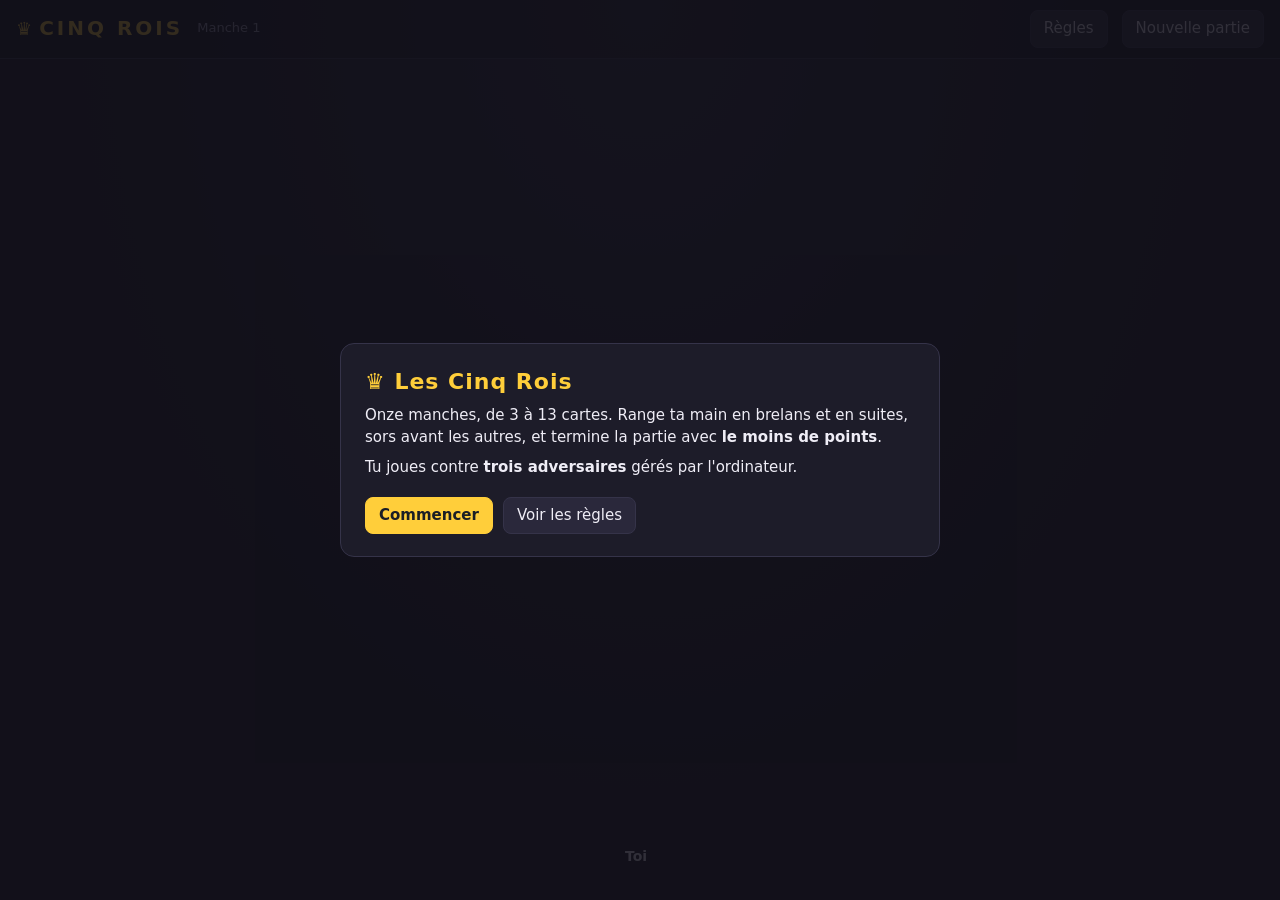
<file: cinq-rois.html>
<!DOCTYPE html>
<html lang="fr">
<head>
<meta charset="utf-8">
<meta name="viewport" content="width=device-width, initial-scale=1, viewport-fit=cover">
<title>Les Cinq Rois</title>
<link rel="stylesheet" href="cartes.css?v=a75e348d">
<style>
  /* Gabarit, en-tête, boutons, vignettes, statut, journal, feuilles : cartes.css.
     Ici : la teinte, les cartes des Cinq Rois, la table, la main rangée. */
  :root {
    --bg: #12111a;
    --panel: #1d1c29;
    --line: #353349;
    --text: #efedf6;
    --dim: #9d9ab3;
    --bg-top: #252338;
    --btn: #2a283b;
    --btn-hover: #36334c;
    --meld: #4fbf6a;
    /* Les cinq couleurs du paquet, sur fond crème. */
    --s-E: #c98a00;
    --s-C: #d0342c;
    --s-T: #2b8a45;
    --s-P: #23262d;
    --s-K: #2466b8;
    /* Ratio hauteur/largeur d'une carte : 1.4. Les piles se dimensionnent sur
       la hauteur réelle de la table (voir #table). */
    --hand-card: clamp(48px, min(11vh, 7.5vw), 84px);
    --pile-card: clamp(52px, min(12vh, 16vw), 90px);   /* navigateurs sans cqh */
    --mini-card: clamp(16px, min(3.2vh, 4.4vw), 25px);
  }
  header h1 span { font-size: .9em; margin-right: 4px; }

  /* -------------------------------------------------------------- Cartes */
  /* Fond crème, valeur et couleur dans le coin (c'est lui qu'on lit quand les
     cartes se chevauchent), grand symbole au centre. */
  .card {
    position: relative;
    flex: 0 0 auto;
    width: var(--cw);
    height: calc(var(--cw) * 1.4);
    border: 0; padding: 0;
    border-radius: calc(var(--cw) * .11);
    background: #fbf6ea;
    color: var(--sc, #222);
    box-shadow: 0 1px 0 rgba(0,0,0,.25), 0 3px 8px rgba(0,0,0,.45);
    overflow: hidden;
    cursor: default;
    font: inherit;
    transition: transform .15s, box-shadow .15s;
  }
  .card:disabled { opacity: 1; }        /* neutralise le grisage global des boutons */
  .card .corner {
    position: absolute; top: 5%; left: 7%;
    display: flex; flex-direction: column; align-items: center;
    line-height: .95;
  }
  .card .corner b { font-size: calc(var(--cw) * .3); font-weight: 900; letter-spacing: -.04em; }
  .card .corner i { font-style: normal; font-size: calc(var(--cw) * .22); }
  .card .pip {
    position: absolute; inset: 0;
    display: flex; align-items: center; justify-content: center;
    padding: 22% 0 0 18%;
    font-size: calc(var(--cw) * .6); line-height: 1;
  }
  .s-E { --sc: var(--s-E); }
  .s-C { --sc: var(--s-C); }
  .s-T { --sc: var(--s-T); }
  .s-P { --sc: var(--s-P); }
  .s-K { --sc: var(--s-K); }

  /* Carte qui sert de joker pendant la manche : liseré doré et couronne. */
  .card.wild::after {
    content: ""; position: absolute; inset: 0;
    border: calc(var(--cw) * .055) solid #e0b020;
    border-radius: inherit;
    pointer-events: none;
  }
  .card .crown {
    position: absolute; top: 4%; right: 8%;
    font-size: calc(var(--cw) * .24); line-height: 1; color: #d49a00;
  }
  .card.joker { background: linear-gradient(160deg, #3a2f5c, #17132a); color: var(--accent); }
  .card.joker .pip { padding: 18% 0 0 12%; font-size: calc(var(--cw) * .62); }
  .card.joker .corner b { font-size: calc(var(--cw) * .24); }

  .card.back {
    background:
      radial-gradient(circle at 50% 50%, transparent 38%, rgba(0,0,0,.18) 39%),
      repeating-linear-gradient(45deg, #202c55 0 5px, #283665 5px 10px);
    box-shadow: inset 0 0 0 calc(var(--cw) * .06) #b8952a, 0 3px 8px rgba(0,0,0,.45);
    color: #e2b93b;
  }
  .card.back .pip { padding: 0; font-size: calc(var(--cw) * .5); }

  /* ------------------------------------------------------------ Adversaires */
  .badge {
    font-size: 11px; font-weight: 800; letter-spacing: .3px;
    color: #10220f; background: var(--meld);
    border-radius: 5px; padding: 1px 5px;
  }

  /* ----------------------------------------------------------------- Table */
  /* 24px = libellé + écart sous la carte. */
  #table { --cw: var(--pile-card); }
  @supports (width: 1cqh) {
    #table { --pile-card: clamp(40px, min((100cqh - 24px) / 1.4, 28cqw), 120px); }
  }
  .pile.clickable .card { cursor: pointer; box-shadow: 0 0 0 3px var(--accent), 0 4px 12px rgba(0,0,0,.5); }
  .pile.clickable .card:hover { transform: translateY(-4px); }
  #discardSlot { display: flex; }
  .slot-empty {
    width: var(--cw); height: calc(var(--cw) * 1.4);
    border: 2px dashed var(--line); border-radius: calc(var(--cw) * .11);
  }
  /* Joker de la manche : l'information à ne jamais perdre de vue. */
  #center { display: flex; flex-direction: column; align-items: center; gap: 4px; min-width: 76px; }
  #wildBadge {
    display: flex; align-items: baseline; gap: 4px;
    padding: 3px 13px 4px; border-radius: 999px;
    background: linear-gradient(180deg, #3d3212, #251d09);
    border: 1px solid #8a6d1f;
    color: var(--accent); font-weight: 900; font-size: 24px; line-height: 1.1;
  }
  #wildBadge span { font-size: 17px; }
  #center .label { font-size: 11.5px; color: var(--dim); text-align: center; line-height: 1.2; }

  /* ------------------------------------------------------------------ Main */
  /* La main est rangée par le jeu : chaque combinaison dans un plateau, cartes
     chevauchées ; les cartes isolées à part, côte à côte, car ce sont elles
     qu'on défausse. */
  #hand {
    display: flex; flex-wrap: wrap; justify-content: center; align-items: flex-end;
    gap: 14px 12px;
    padding: 14px 10px 8px;
    --cw: var(--hand-card);
  }
  /* Un groupe plus large que la main passe à la ligne : la main est centrée,
     un groupe qui déborderait serait rogné des deux côtés. */
  .group { display: flex; flex-wrap: wrap; align-items: flex-end; row-gap: 14px; }
  .group.meld {
    padding: 5px 6px 5px calc(var(--cw) * .42 + 6px);
    border-radius: calc(var(--cw) * .16);
    background: rgba(79, 191, 106, .13);
    box-shadow: inset 0 0 0 1px rgba(79, 191, 106, .35);
  }
  .group.meld .card { margin-left: calc(var(--cw) * -.42); }
  .group.dead { column-gap: 6px; justify-content: center; padding: 5px 0; }
  #hand .card.pickable { cursor: pointer; }
  #hand .card.pickable:hover { transform: translateY(-8px); }
  #hand .card.drawn { box-shadow: 0 0 0 3px var(--accent), 0 6px 14px rgba(0,0,0,.5); }
  /* Défausser cette carte fait sortir : anneau vert, carte soulevée. */
  #hand .card.out { transform: translateY(-6px); box-shadow: 0 0 0 3px var(--meld), 0 8px 16px rgba(0,0,0,.55); }
  #hand .card.pop { animation: pop .26s ease-out; }

  /* -------------------------------------------------------------- Feuilles */
  .sheet { max-width: 600px; }
  .suits { letter-spacing: 2px; }
  .suits .s-E, .suits .s-C, .suits .s-T, .suits .s-P, .suits .s-K {
    color: var(--sc); background: #fbf6ea; border-radius: 4px; padding: 0 3px;
  }
  /* Décompte : la main de chacun, rangée comme elle a été comptée. */
  .score-row { padding: 10px 0; border-bottom: 1px solid var(--line); }
  .score-row:last-child { border-bottom: 0; }
  .score-head { display: flex; align-items: baseline; gap: 8px; flex-wrap: wrap; }
  .score-head .who { font-weight: 700; }
  .score-head .pts { margin-left: auto; font-variant-numeric: tabular-nums; }
  .score-head .pts b { font-size: 17px; }
  .score-head .pts span { color: var(--dim); font-size: 13px; }
  .score-row.win .who, .score-row.win .pts b { color: var(--accent); }
  .mini-hand { --cw: 30px; display: flex; flex-wrap: wrap; gap: 8px; margin-top: 7px; align-items: flex-end; }
  .mini-hand .group.meld { padding: 3px 4px 3px calc(var(--cw) * .42 + 4px); }
  .mini-hand .group.dead { gap: 3px; padding: 3px 0; }
  .mini-hand .group.dead .card { box-shadow: 0 0 0 2px #e0584f; }

  /* ------------------------------------------------- Téléphone (portrait) */
  @media (max-width: 560px) {
    header .meta span { display: none; }          /* le nombre de cartes se lit sur le badge du joker */
    #opponents .player { --mini-card: clamp(13px, 4.4vw, 20px); }
    #opponents .player .name .badge { font-size: 9.5px; padding: 1px 4px; }

    #center { min-width: 60px; }
    #wildBadge { font-size: 20px; padding: 2px 10px 3px; }
    #wildBadge span { font-size: 14px; }
    #center .label { font-size: 10.5px; }

    /* Taille des cartes selon le nombre en main (--n, posé par le rendu) :
       --k cartes isolées tiennent sur une rangée, espaces compris. Jusqu'à 6
       cartes, toute la main tient sur une rangée ; au-delà la taille ne bouge
       plus et les groupes passent à la ligne (trois rangées au pire pour 14
       cartes isolées, moins dès qu'il y a des combinaisons, qui se
       chevauchent). Jamais de carte plus grande avec une main plus grosse :
       la main sauterait à chaque pioche. */
    #hand {
      --k: clamp(4, var(--n, 7), 6);
      --hand-card: min((100vw - 20px - (var(--k) - 1) * 6px) / var(--k), 84px);
      gap: 12px 8px;
      padding: 12px 8px 2px;
    }
    #hand .group { row-gap: 12px; }
    #hand .card.pickable:hover { transform: none; }
    #hand .card.out:hover { transform: translateY(-6px); }

    .mini-hand { --cw: 26px; gap: 6px; }
  }
</style>
</head>
<body>

<header>
  <h1><span>♛</span>CINQ ROIS</h1>
  <span class="meta" id="roundInfo">Manche 1</span>
  <span class="spacer"></span>
  <button id="btnRules">Règles</button>
  <button id="btnNew">Nouvelle partie</button>
</header>

<main>
  <div id="opponents"></div>
  <div id="table">
    <div class="pile" id="drawPile">
      <div id="drawSlot"></div>
      <div class="label">Pioche (<span id="drawCount">0</span>)</div>
    </div>
    <div id="center">
      <div id="wildBadge"><span>♛</span><b id="wildRank">3</b></div>
      <div class="label">joker de<br>la manche</div>
    </div>
    <div class="pile" id="discardPile">
      <div id="discardSlot"></div>
      <div class="label">Défausse</div>
    </div>
  </div>
  <div id="status"></div>
  <div id="log"></div>
  <div id="me">
    <div class="name"><span>Toi</span><span class="tag" id="myTag"></span></div>
    <div id="hand"></div>
  </div>
</main>

<!-- Écran de démarrage -->
<div class="overlay" id="startOverlay">
  <div class="sheet">
    <h2>♛ Les Cinq Rois</h2>
    <p>Onze manches, de 3 à 13 cartes. Range ta main en brelans et en suites,
       sors avant les autres, et termine la partie avec <b>le moins de points</b>.</p>
    <p>Tu joues contre <b>trois adversaires</b> gérés par l'ordinateur.</p>
    <div class="actions">
      <button class="primary" id="btnStart">Commencer</button>
      <button id="btnRules2">Voir les règles</button>
    </div>
  </div>
</div>

<!-- Règles -->
<div class="overlay" id="rulesOverlay" hidden>
  <div class="sheet">
    <h2>Règles</h2>
    <p>Le but est de finir les <b>onze manches</b> avec le moins de points possible.</p>
    <h3>Le paquet</h3>
    <p>116 cartes : cinq couleurs —
       <span class="suits"><span class="s-E">★</span> étoiles, <span class="s-C">♥</span> cœurs,
       <span class="s-T">♣</span> trèfles, <span class="s-P">♠</span> piques,
       <span class="s-K">♦</span> carreaux</span> —, du 3 au Roi (V = Valet, D = Dame, R = Roi),
       chaque carte en deux exemplaires, plus <b>6 jokers</b>.</p>
    <h3>Les manches</h3>
    <p>À la première manche, chacun reçoit <b>3 cartes</b> ; une de plus à chaque manche,
       jusqu'à 13 à la onzième. La valeur égale au nombre de cartes distribuées sert
       aussi de <b>joker pendant la manche</b> : les 3 à la première, les 4 à la deuxième…
       les Rois à la dernière. Les 6 jokers le sont toujours.</p>
    <h3>Ton tour</h3>
    <p><b>Prends une carte</b> — sur la pioche ou sur la défausse —, puis <b>défausse-en une</b>.</p>
    <h3>Les combinaisons</h3>
    <ul>
      <li><b>Brelan</b> — au moins 3 cartes de même valeur, couleurs quelconques.</li>
      <li><b>Suite</b> — au moins 3 cartes qui se suivent dans une même couleur. Le 3 est
          la plus petite carte, le Roi la plus grande : une suite ne boucle pas.</li>
      <li>Un joker remplace n'importe quelle carte, dans l'une comme dans l'autre.</li>
    </ul>
    <h3>Sortir</h3>
    <p>Si, après ta défausse, <b>toutes tes cartes</b> forment des combinaisons, tu sors.
       Chacun des autres joue alors <b>un dernier tour</b>, puis la manche est comptée.</p>
    <h3>Le décompte</h3>
    <p>Les cartes qui ne sont dans aucune combinaison comptent contre toi : les chiffres
       à leur valeur, Valet <b>11</b>, Dame <b>12</b>, Roi <b>13</b>, joker de la manche
       <b>20</b>, joker <b>50</b>. Qui est sorti marque 0.</p>
    <h3>Ici</h3>
    <p>Ta main est <b>rangée automatiquement</b> : le jeu cherche toujours la meilleure
       disposition de tes cartes, en plateaux verts pour les combinaisons. Quand une défausse
       te fait sortir, la carte est entourée de vert.</p>
    <div class="actions"><button class="primary" id="btnCloseRules">Fermer</button></div>
  </div>
</div>

<!-- Fin de manche / de partie -->
<div class="overlay" id="scoreOverlay" hidden>
  <div class="sheet">
    <h2 id="scoreTitle">Fin de la manche</h2>
    <div id="scoreBody"></div>
    <div class="actions">
      <button class="primary" id="btnNext">Manche suivante</button>
    </div>
  </div>
</div>

<script>
"use strict";

/* =========================================================================
   LES CINQ ROIS — d'après « Five Crowns », publié par Set Enterprises.
   Un humain contre 3 adversaires gérés par l'ordinateur.
   ========================================================================= */

const SUITS = ["E", "C", "T", "P", "K"];            // étoiles, cœurs, trèfles, piques, carreaux
const SUIT_IDX = { E: 0, C: 1, T: 2, P: 3, K: 4 };
const SUIT_SYM = { E: "★", C: "♥", T: "♣", P: "♠", K: "♦" };
const SUIT_NAME = { E: "étoile", C: "cœur", T: "trèfle", P: "pique", K: "carreau" };
const RANK_SHORT = { 11: "V", 12: "D", 13: "R" };
const RANK_NAME = { 11: "Valet", 12: "Dame", 13: "Roi" };
const AI_NAMES = ["Nora", "Elias", "Yuki"];
const ROUNDS = 11;
const JOKERS = 6;
const TURN_CAP = 400;            // garde-fou : une manche ne dépasse jamais ce nombre de tours
const THINK_MS = 650;            // temps de « réflexion » d'un adversaire
const PLAY_MS = 550;             // pause entre sa prise et sa défausse
const OUT_MS = 1800;             // une sortie annoncée, avant les derniers tours
const END_MS = 2000;             // la dernière défausse et la fin de manche annoncée, avant la feuille

const sleep = (ms) => new Promise((r) => setTimeout(r, ms));

/* ------------------------------------------------------------------ Paquet */
/* Une carte : { uid, suit, rank }, rank de 3 à 13 ; un joker a rank 0. */
let uidSeq = 0;
const mkCard = (suit, rank) => ({ uid: ++uidSeq, suit, rank });

function buildDeck() {
  const d = [];
  for (let copy = 0; copy < 2; copy++) {
    for (const s of SUITS) for (let r = 3; r <= 13; r++) d.push(mkCard(s, r));
  }
  for (let i = 0; i < JOKERS; i++) d.push(mkCard(null, 0));
  return d;                                            // 2 × 5 × 11 + 6 = 116
}

function shuffle(a) {
  for (let i = a.length - 1; i > 0; i--) {
    const j = Math.floor(Math.random() * (i + 1));
    [a[i], a[j]] = [a[j], a[i]];
  }
  return a;
}

const rankLabel = (r) => RANK_SHORT[r] || String(r);

function cardName(c) {
  if (c.rank === 0) return "un joker";
  const art = c.rank === 12 ? "la" : "le";
  const suit = SUIT_NAME[c.suit];
  return `${art} ${RANK_NAME[c.rank] || c.rank} ${suit[0] === "é" ? "d'" : "de "}${suit}`;
}

/* ------------------------------------------------------------------- État */
const S = {
  players: [],        // { name, ai, policy, hand: [], score, rounds: [], pub, result }
  draw: [],
  discard: [],
  round: 1,
  wildRank: 3,        // valeur qui sert de joker pendant la manche (= cartes distribuées)
  current: 0,
  phase: "idle",      // idle | draw | discard | ai | over
  finisher: null,     // indice du joueur sorti : chacun des autres joue un dernier tour
  roundTurns: 0,
  taken: null,        // carte prise sur la défausse ce tour-ci (pour le journal)
  drawnUid: null,     // carte que l'humain vient de prendre, surlignée
  logs: [],
  busy: false,
  epoch: 0,           // change à chaque manche : un tour d'IA en vol d'une manche passée s'arrête
};

const el = (id) => document.getElementById(id);
/* Surtout pas `top` : window.top n'est pas redéfinissable (voir CLAUDE.md). */
const topCard = () => S.discard[S.discard.length - 1];
const nplayers = () => S.players.length;
const isWild = (c) => c.rank === 0 || c.rank === S.wildRank;
const cardPoints = (c, wr = S.wildRank) => (c.rank === 0 ? 50 : c.rank === wr ? 20 : c.rank);

function log(msg) {
  S.logs.push(msg);
  if (S.logs.length > 3) S.logs.shift();
}

/* Tutoie l'humain, troisième personne pour les adversaires — jamais il/elle :
   les noms des IA ne portent pas de genre. */
const says = (p, second, third) => (p.ai ? `${p.name} ${third}` : `Tu ${second}`);

/* ================================================== MEILLEURE DISPOSITION */
/* Le cœur du jeu : ranger une main en brelans et suites en minimisant les
   points des cartes isolées. Recherche exhaustive mémoïsée, vérifiée contre
   une énumération brute de toutes les partitions dans la suite de tests.

   Représentation : les cartes naturelles (ni joker ni valeur de la manche)
   sont comptées par type, indice = couleur * 11 + valeur - 3 ; les jokers ne
   sont qu'un nombre `w`. On traite toujours la première carte restante
   (`from`) : soit elle reste isolée, soit elle est défaussée, soit elle ouvre
   un brelan de sa valeur, soit elle est la plus petite carte naturelle d'une
   suite de sa couleur. Les cartes d'indice inférieur étant épuisées, rien ne
   manque à cette énumération.

   Deux observations la gardent petite :
     - un joker en trop ne coûte rien dès qu'une combinaison existe (un brelan
       n'a pas de taille maximale) : on n'en place jamais plus que nécessaire ;
     - des jokers sous la carte ouvrant une suite ne servent qu'à atteindre
       trois cartes quand la suite bute sur le Roi.
   La valeur des jokers (`wv`) n'intervient que si aucune combinaison n'existe. */

const INF = 1e9;
const ARR = { wr: 0, memo: new Map() };

function solveKey(cnt, w, wv, used, skip) {
  return String.fromCharCode.apply(null, cnt) + w + "|" + (used ? 0 : wv) + "|" + used + skip;
}

function solve(cnt, from, w, wv, used, skip, wr) {
  while (from < 55 && cnt[from] === 0) from++;
  if (from === 55) {
    if (skip) return INF;                    // la défausse est obligatoire
    return used || w >= 3 ? 0 : wv;
  }
  const key = solveKey(cnt, w, wv, used, skip);
  const hit = ARR.memo.get(key);
  if (hit) return hit.cost;

  const suit = (from / 11) | 0, rank = from % 11 + 3;
  let best = INF, choice = null;
  const offer = (c, kind, cells) => { if (c < best) { best = c; choice = { kind, cells: cells.slice() }; } };

  cnt[from]--;
  offer(rank + solve(cnt, from, w, wv, used, skip, wr), "dead", [from]);
  if (skip) offer(solve(cnt, from, w, wv, used, 0, wr), "skip", [from]);

  // Brelans : toute sélection des autres cartes de la même valeur.
  const same = [];
  for (let s = suit; s < 5; s++) { const j = s * 11 + rank - 3; if (cnt[j] > 0) same.push(j); }
  const cells = [from];
  const book = (k) => {
    if (k === same.length) {
      const need = Math.max(0, 3 - cells.length);
      if (need > w) return;
      for (let i = 0; i < need; i++) cells.push(-1);
      offer(solve(cnt, from, w - need, wv, 1, skip, wr), "book", cells);
      cells.length -= need;
      return;
    }
    const j = same[k], max = cnt[j];
    book(k + 1);
    for (let n = 1; n <= max; n++) { cnt[j]--; cells.push(j); book(k + 1); }
    for (let n = 1; n <= max; n++) { cnt[j]++; cells.pop(); }
  };
  book(0);

  // Suites montantes depuis `from`. Une case de la valeur de la manche ne peut
  // être tenue que par un joker, ses cartes naturelles n'existant pas.
  const below = Math.max(0, rank + 2 - 13);
  if (below <= w) {
    const run = [];
    for (let i = 0; i < below; i++) run.push(-1);
    run.push(from);
    const ahead = (pos, k) => {
      for (let q = pos; q <= 13 && q < pos + k; q++) if (q !== wr && cnt[suit * 11 + q - 3] > 0) return true;
      return false;
    };
    const extend = (pos, wl, lastNatural) => {
      if (run.length >= 3 && (lastNatural || run.length === 3)) {
        offer(solve(cnt, from, wl, wv, 1, skip, wr), "run", run);
      }
      if (pos > 13) return;
      const t = suit * 11 + pos - 3;
      if (pos !== wr && cnt[t] > 0) { cnt[t]--; run.push(t); extend(pos + 1, wl, true); run.pop(); cnt[t]++; }
      // Un joker ne sert qu'à atteindre trois cartes ou à rejoindre une carte plus haut.
      if (wl > 0 && (run.length < 3 || ahead(pos + 1, wl))) { run.push(-1); extend(pos + 1, wl - 1, false); run.pop(); }
    };
    extend(rank + 1, w - below, true);
  }
  cnt[from]++;

  ARR.memo.set(key, { cost: best, choice });
  return best;
}

/* Renvoie { cost, melds: [{ kind, start, cards }], dead, discard }.
   Avec `discard`, une carte doit être défaussée (main de n + 1 cartes). */
function arrange(hand, discard, wr = S.wildRank) {
  if (ARR.wr !== wr || ARR.memo.size > 400000) { ARR.wr = wr; ARR.memo = new Map(); }
  const cnt = new Array(55).fill(0);
  const pool = Array.from({ length: 55 }, () => []);
  const wilds = [];
  for (const c of hand) {
    if (c.rank === 0 || c.rank === wr) { wilds.push(c); continue; }
    const t = SUIT_IDX[c.suit] * 11 + c.rank - 3;
    cnt[t]++;
    pool[t].push(c);
  }
  wilds.sort((x, y) => cardPoints(y, wr) - cardPoints(x, wr));     // jokers d'abord
  const wv = wilds.reduce((n, c) => n + cardPoints(c, wr), 0);

  let skip = discard ? 1 : 0;
  let w = wilds.length, wvv = wv;
  let cost = solve(cnt, 0, w, wv, 0, skip, wr);
  let out = null;
  // Défausser un joker n'a de sens que sans combinaison : on jette le plus cher.
  if (discard && wilds.length) {
    const c2 = solve(cnt, 0, w - 1, wv - cardPoints(wilds[0], wr), 0, 0, wr);
    if (c2 < cost) { cost = c2; out = wilds.shift(); w--; wvv -= cardPoints(out, wr); skip = 0; }
  }

  // Reconstruction en rejouant les choix mémorisés.
  const melds = [], dead = [];
  let used = 0;
  for (let from = 0; ;) {
    while (from < 55 && cnt[from] === 0) from++;
    if (from === 55) break;
    const { choice } = ARR.memo.get(solveKey(cnt, w, wvv, used, skip));
    const take = (t) => (t < 0 ? (w--, wilds.pop()) : (cnt[t]--, pool[t].pop()));
    if (choice.kind === "dead") dead.push(take(from));
    else if (choice.kind === "skip") { out = take(from); skip = 0; }
    else {
      const start = choice.kind === "run" ? from % 11 + 3 - choice.cells.indexOf(from) : 0;
      melds.push({ kind: choice.kind, start, cards: choice.cells.map(take) });
      used = 1;
    }
  }
  // Jokers non placés : absorbés par une combinaison s'il en existe une.
  if (wilds.length) {
    if (!melds.length && wilds.length >= 3) melds.push({ kind: "book", start: 0, cards: wilds.splice(0) });
    else if (!melds.length) dead.push(...wilds.splice(0));
    while (wilds.length) {
      const m = melds.find((x) => x.kind === "book")
        || melds.find((x) => x.start + x.cards.length - 1 < 13 || x.start > 3) || melds[0];
      if (m.kind === "run" && m.start + m.cards.length - 1 >= 13 && m.start > 3) { m.start--; m.cards.unshift(wilds.pop()); }
      else m.cards.push(wilds.pop());
    }
  }
  dead.sort((a, b) => (isWildIn(a, wr) - isWildIn(b, wr)) || (SUIT_IDX[a.suit] - SUIT_IDX[b.suit]) || a.rank - b.rank);
  return { cost, melds, dead, discard: out };
}
const isWildIn = (c, wr) => (c.rank === 0 || c.rank === wr ? 1 : 0);

/* ------------------------------------------------------------ Mise en place */
function newGame(nPlayers) {
  S.players = [{ name: "Toi", ai: false, hand: [], score: 0, rounds: [] }];
  for (let i = 0; i < nPlayers - 1; i++) {
    S.players.push({ name: AI_NAMES[i], ai: true, policy: "sharp", hand: [], score: 0, rounds: [] });
  }
  S.round = 1;
  buildBoard();
  startRound();
}

function startRound() {
  S.epoch++;
  S.wildRank = S.round + 2;
  S.draw = shuffle(buildDeck());
  S.discard = [];
  S.finisher = null;
  S.roundTurns = 0;
  S.taken = null;
  S.drawnUid = null;
  S.logs = [];
  S.phase = "idle";            // un "over" hérité bloquerait beginTurn()
  S.busy = false;

  for (const p of S.players) {
    p.hand = S.draw.splice(0, S.wildRank);
    p.result = null;
    // Information publique : les cartes que chacun a prises sur la défausse et
    // qu'il n'a pas rejetées depuis. Les IA n'ont que ça sur les autres mains.
    p.pub = { took: new Map() };
  }
  S.discard.push(S.draw.pop());
  // La main tourne d'une manche à l'autre.
  S.current = (S.round - 1) % nplayers();
  log(`Manche ${S.round} : ${S.wildRank} cartes, les ${rankLabel(S.wildRank)} sont jokers.`);
  beginTurn();
}

/* --------------------------------------------------------------- Tours */
function beginTurn() {
  if (S.phase === "over") return;
  const p = S.players[S.current];
  S.taken = null;
  if (p.ai) { S.phase = "ai"; render(); aiTurn(); return; }
  S.phase = "draw";
  render();
}

function drawOne(p) {
  if (S.draw.length === 0) {
    if (S.discard.length <= 1) return null;    // plus rien à remélanger
    const t = S.discard.pop();
    S.draw = shuffle(S.discard.splice(0, S.discard.length));
    S.discard.push(t);
    log("La pioche est épuisée : la défausse est remélangée.");
  }
  const c = S.draw.pop();
  p.hand.push(c);
  return c;
}

function takeDiscard(p) {
  const c = S.discard.pop();
  p.hand.push(c);
  p.pub.took.set(c.uid, c);
  S.taken = c;
  return c;
}

function discardCard(p, card) {
  p.hand.splice(p.hand.indexOf(card), 1);
  S.discard.push(card);
  p.pub.took.delete(card.uid);
  const src = S.taken
    ? says(p, `prends ${cardName(S.taken)}`, `prend ${cardName(S.taken)}`)
    : says(p, "pioches", "pioche");
  log(`${src} et ${p.ai ? "défausse" : "défausses"} ${cardName(card)}.`);
}

/* Après chaque défausse : sortie éventuelle, puis tour suivant. Une sortie
   lance les derniers tours : elle reste annoncée OUT_MS (phase "out"). */
async function afterDiscard() {
  const p = S.players[S.current];
  S.drawnUid = null;
  if (S.finisher === null && arrange(p.hand, false).cost === 0) {
    S.finisher = S.current;
    log(says(p, "sors ! Chacun joue un dernier tour.", "sort ! Chacun joue un dernier tour."));
    const epoch = S.epoch;
    S.phase = "out";
    S.busy = true;
    render();
    await sleep(OUT_MS);
    if (epoch !== S.epoch) return;
    S.busy = false;
  }
  endTurn();
}

function endTurn() {
  S.roundTurns++;
  const next = (S.current + 1) % nplayers();
  // Le tour revient à qui est sorti : tous les autres ont joué leur dernier tour.
  if (S.finisher !== null && next === S.finisher) { endRound(); return; }
  if (S.roundTurns >= TURN_CAP) {
    log("La manche s'éternise : on compte les mains en l'état.");
    endRound();
    return;
  }
  S.current = next;
  beginTurn();
}

/* --------------------------------------------------------- Fin de manche */
/* La manche est comptée tout de suite ; la feuille attend END_MS, le temps de
   voir la dernière défausse (une nouvelle manche lancée entre-temps l'annule). */
async function endRound() {
  S.phase = "over";
  S.busy = false;
  for (const p of S.players) {
    p.result = arrange(p.hand, false);
    p.rounds.push(p.result.cost);
    p.score += p.result.cost;
  }
  render();
  const epoch = S.epoch;
  await sleep(END_MS);
  if (epoch === S.epoch && S.phase === "over") showScores(S.round >= ROUNDS);
}

function showScores(over) {
  const host = el("scoreBody");
  host.innerHTML = "";
  const best = Math.min(...S.players.map((p) => p.score));

  S.players.forEach((p, i) => {
    const row = mk("div", "score-row" + (over && p.score === best ? " win" : ""));
    const head = mk("div", "score-head");
    head.appendChild(mk("span", "who", p.name + (over && p.score === best ? " 🏆" : "")));
    if (i === S.finisher) head.appendChild(mk("span", "badge", "a tout posé"));
    const pts = mk("span", "pts");
    pts.appendChild(mk("b", null, `+${p.result.cost}`));
    pts.appendChild(mk("span", null, ` · total ${p.score}`));
    head.appendChild(pts);
    row.appendChild(head);
    const cards = mk("div", "mini-hand");
    handView(p.result, cards);
    row.appendChild(cards);
    host.appendChild(row);
  });

  if (over) {
    const winners = S.players.filter((p) => p.score === best);
    const text = winners.length === 1 && !winners[0].ai
      ? `🏆 Tu l'emportes avec ${best} points !`
      : `🏆 ${winners.map((p) => p.name).join(" et ")} ${winners.length > 1 ? "l'emportent" : "l'emporte"} avec ${best} points.`;
    host.appendChild(mk("p", "next-round", text));
  } else {
    const next = S.round + 3;
    const p = mk("p", "next-round");
    p.innerHTML = `Manche suivante : <b>${next} cartes</b>, les <b>${rankLabel(next)}</b> deviennent jokers.`;
    host.appendChild(p);
  }

  el("scoreTitle").textContent = over ? "Fin de la partie" : `Fin de la manche ${S.round} / ${ROUNDS}`;
  el("btnNext").textContent = over ? "Rejouer" : "Manche suivante";
  el("btnNext").dataset.over = over ? "1" : "";
  el("scoreOverlay").hidden = false;
}

/* ============================================================== ADVERSAIRES */

/* Deux politiques interchangeables. Chacune expose :
     takeDiscard(p, top) -> prendre la carte du dessus de la défausse ?
     discard(p)          -> carte à défausser (main de n + 1 cartes)

   Aucune ne consulte la main d'un autre joueur ni l'ordre de la pioche : elles
   ne disposent que de la défausse et des cartes que chacun y a prises (p.pub). */

/* Déclarée en `function` et non en `const` : les tests la remplacent pour
   vérifier qu'aucune politique ne triche. */
function policyOf(p) { return POLICIES[p.policy] || sharpPolicy; }

/* ---------------------------------------------------------------------------
   Politique simple : gloutonne. Elle prend la défausse si cela fait baisser ses
   points tout de suite, et jette la carte qui coûte le plus. Les adversaires
   jouent toujours « sharp » ; celle-ci ne sert plus que de référence au banc
   d'essai (tests/cinq-rois-bench.js).
   --------------------------------------------------------------------------- */
const simplePolicy = {
  takeDiscard(p, top) {
    return arrange([...p.hand, top], true).cost < arrange(p.hand, false).cost;
  },
  discard(p) {
    return arrange(p.hand, true).discard;
  },
};

/* ---------------------------------------------------------------------------
   Politique « redoutable » : elle compte les cartes.
     - Les cartes invisibles (paquet − sa main − défausse − cartes prises par
       les autres) donnent la distribution de la prochaine pioche.
     - Prendre la défausse n'a d'intérêt que si c'est mieux que l'espérance
       d'une pioche à l'aveugle.
     - Pour défausser, elle pèse les points gardés tout de suite contre les
       points espérés après la pioche suivante : garder 8-9 de pique coûte 17
       maintenant, mais beaucoup de cartes les compléteraient.
     - Elle évite de nourrir le joueur suivant : une carte proche de ce qu'il a
       ramassé sur la défausse est pénalisée.
   --------------------------------------------------------------------------- */
const AI = {
  margin: 1,       // gain minimal pour préférer la défausse à la pioche
  hope: 0.55,      // poids de l'espérance après la prochaine pioche, face au coût immédiat
  prune: 14,       // défausses ignorées quand elles coûtent tant de points de plus que la meilleure
  deny: 4,         // pénalité à donner au suivant une carte qui l'intéresse
};

const typeKey = (c) => (isWild(c) ? "W" + c.rank : c.suit + c.rank);

/* Distribution des cartes que ce joueur ne peut pas voir. Les jokers de la
   manche sont regroupés : pour ranger une main, une couleur de 5 vaut l'autre. */
function unseenClasses(p) {
  const wr = S.wildRank;
  const key = (c) => (c.rank === 0 ? "J" : c.rank === wr ? "W" : c.suit + c.rank);
  const n = new Map();
  for (const s of SUITS) for (let r = 3; r <= 13; r++) { const k = r === wr ? "W" : s + r; n.set(k, (n.get(k) || 0) + 2); }
  n.set("J", JOKERS);
  const seen = (c) => n.set(key(c), n.get(key(c)) - 1);
  p.hand.forEach(seen);
  S.discard.forEach(seen);
  for (const q of S.players) if (q !== p) for (const c of q.pub.took.values()) seen(c);

  const out = [];
  let total = 0;
  for (const [k, cnt] of n) {
    if (cnt <= 0) continue;
    const card = k === "J" ? { uid: -1, suit: null, rank: 0 }
      : k === "W" ? { uid: -1, suit: "E", rank: wr }
      : { uid: -1, suit: k[0], rank: Number(k.slice(1)) };
    out.push({ card, n: cnt });
    total += cnt;
  }
  for (const o of out) o.p = o.n / total;
  return out;
}

/* Points espérés après avoir pioché une carte inconnue puis défaussé au mieux. */
function expectDraw(hand, classes) {
  let e = 0;
  for (const o of classes) e += o.p * arrange([...hand, o.card], true).cost;
  return e;
}

function denyCost(c, q) {
  let worst = 0;
  for (const t of q.pub.took.values()) {
    if (isWild(t)) continue;
    if (t.rank === c.rank) worst = Math.max(worst, AI.deny);
    else if (t.suit === c.suit && Math.abs(t.rank - c.rank) <= 2) worst = Math.max(worst, AI.deny / 2);
  }
  return worst;
}

const sharpPolicy = {
  /* Pas de raccourci « un joker se prend toujours » : sans combinaison où le
     placer, on le rejette aussitôt, et trois IA se le repassaient sans fin.
     La marge interdit toute prise qui ne rapporte rien. */
  takeDiscard(p, top) {
    const take = arrange([...p.hand, top], true).cost;
    if (take === 0) return true;
    return take + AI.margin < expectDraw(p.hand, unseenClasses(p));
  },

  discard(p) {
    const base = arrange(p.hand, true);
    // Sortir, ou limiter la casse au dernier tour : le coût immédiat suffit.
    if (base.cost === 0 || S.finisher !== null) return base.discard;

    const classes = unseenClasses(p);
    const next = S.players[(S.current + 1) % nplayers()];
    // Candidates : les cartes isolées et la défausse idéale ; toute la main si
    // tout est déjà combiné.
    const pool = base.dead.length ? [...base.dead, base.discard] : p.hand.slice();
    const hasNatural = pool.some((c) => !isWild(c));
    let best = base.discard, bestScore = Infinity;
    const tried = new Set();
    for (const c of pool) {
      if (hasNatural && isWild(c)) continue;          // un joker ne se donne pas
      if (tried.has(typeKey(c))) continue;
      tried.add(typeKey(c));
      const rest = p.hand.filter((x) => x !== c);
      const now = arrange(rest, false).cost;
      if (now > base.cost + AI.prune) continue;
      const later = expectDraw(rest, classes);
      const s = (1 - AI.hope) * now + AI.hope * later + denyCost(c, next) + Math.random() * 0.01;
      if (s < bestScore) { bestScore = s; best = c; }
    }
    return best;
  },
};

const POLICIES = { simple: simplePolicy, sharp: sharpPolicy };

/* ------------------------------------------------------------ Tour d'une IA */
async function aiTurn() {
  const p = S.players[S.current];
  const pol = policyOf(p);
  const epoch = S.epoch;
  S.busy = true;
  await sleep(THINK_MS);
  if (epoch !== S.epoch) return;       // partie relancée pendant la réflexion

  const t = topCard();
  if (t && pol.takeDiscard(p, t)) takeDiscard(p);
  else if (!drawOne(p)) takeDiscard(p);
  render();
  await sleep(PLAY_MS);
  if (epoch !== S.epoch) return;

  const card = pol.discard(p);
  S.busy = false;
  discardCard(p, card);
  afterDiscard();
}

/* ================================================================= ENTRÉES */

function onDrawClick() {
  if (S.busy || S.current !== 0 || S.phase !== "draw") return;
  const me = S.players[0];
  const c = drawOne(me) || takeDiscard(me);
  S.drawnUid = c.uid;
  S.phase = "discard";
  render();
}

function onDiscardPileClick() {
  if (S.busy || S.current !== 0 || S.phase !== "draw" || !topCard()) return;
  S.drawnUid = takeDiscard(S.players[0]).uid;
  S.phase = "discard";
  render();
}

function onHandClick(uid) {
  if (S.busy || S.current !== 0 || S.phase !== "discard") return;
  const me = S.players[0];
  const card = me.hand.find((c) => c.uid === uid);
  if (!card) return;
  discardCard(me, card);
  afterDiscard();
}

/* ================================================================== RENDU */

function mk(tag, cls, text) {
  const e = document.createElement(tag);
  if (cls) e.className = cls;
  if (text !== undefined) e.textContent = text;
  return e;
}

/* Une carte (ou un dos si `c` est null) sous forme de bouton inerte. */
function cardEl(c, extra) {
  let cls = "card";
  if (!c) cls += " back";
  else if (c.rank === 0) cls += " joker";
  else cls += " s-" + c.suit + (c.rank === S.wildRank ? " wild" : "");
  const b = mk("button", cls + (extra ? " " + extra : ""));
  if (c) {
    const corner = mk("span", "corner");
    corner.appendChild(mk("b", null, c.rank === 0 ? "JK" : rankLabel(c.rank)));
    if (c.rank !== 0) corner.appendChild(mk("i", null, SUIT_SYM[c.suit]));
    b.appendChild(corner);
    b.appendChild(mk("span", "pip", c.rank === 0 ? "♛" : SUIT_SYM[c.suit]));
    if (c.rank === S.wildRank) b.appendChild(mk("span", "crown", "♛"));
  } else {
    b.appendChild(mk("span", "pip", "♛"));
  }
  b.disabled = true;
  return b;
}

/* Une main rangée dans `host` : un plateau par combinaison, puis les cartes
   isolées. `decorate(card, el)` permet d'ajouter classes et clics. */
function handView(result, host, decorate) {
  const add = (group, cards) => {
    for (const c of cards) {
      const b = cardEl(c);
      if (decorate) decorate(c, b);
      group.appendChild(b);
    }
    host.appendChild(group);
  };
  for (const m of result.melds) add(mk("div", "group meld"), m.cards);
  if (result.dead.length) add(mk("div", "group dead"), result.dead);
}

function buildBoard() {
  el("opponents").innerHTML = "";
  S.players.forEach((p, pi) => {
    if (pi === 0) return;
    const host = mk("div", "player");
    const name = mk("div", "name");
    name.appendChild(mk("span", null, p.name));
    const tag = mk("span", "tag", "");
    const out = mk("span", "badge", "a tout posé");
    name.appendChild(tag);
    name.appendChild(out);
    host.appendChild(name);
    const fan = mk("div", "fan");
    host.appendChild(fan);
    el("opponents").appendChild(host);
    p._host = host;
    p._tag = tag;
    p._out = out;
    p._fan = fan;
  });
}

let outCount = 0;                // défausses qui font sortir, calculées par renderHand()
let shownUids = new Set();       // pour n'animer que les cartes nouvellement arrivées

function statusHtml() {
  const last = S.finisher !== null;
  const p = S.players[S.current];
  switch (S.phase) {
    case "ai": return `<b>${p.name}</b> ${last ? "joue son dernier tour…" : "réfléchit…"}`;
    case "draw": return last
      ? `<b>Dernier tour !</b> Prends une carte sur la pioche ou la défausse.`
      : "À toi : prends une carte sur la pioche ou la défausse.";
    case "discard":
      if (outCount > 0) {
        return last
          ? "Dernier tour : défausse une carte <b>entourée de vert</b> pour ne rien marquer."
          : "Tu peux sortir : défausse une carte <b>entourée de vert</b>.";
      }
      return last ? "<b>Dernier tour</b> : défausse une carte." : "Défausse une carte.";
    case "out": return `${p.ai ? `<b>${p.name}</b> sort` : "<b>Tu sors</b>"} ! Les autres jouent un dernier tour.`;
    case "over": {
      const f = S.players[S.finisher];
      return `Fin de la manche ${S.round} : ${!f ? "on compte les mains en l'état" : f.ai ? `<b>${f.name}</b> a tout posé` : "tu as tout posé"}…`;
    }
    default: return "";
  }
}

function renderHand() {
  const host = el("hand");
  const me = S.players[0];
  host.innerHTML = "";
  host.style.setProperty("--n", me.hand.length);
  outCount = 0;
  const picking = S.phase === "discard" && S.current === 0 && !S.busy;

  const outs = new Set();
  if (picking) {
    for (const c of me.hand) {
      if (arrange(me.hand.filter((x) => x !== c), false).cost === 0) outs.add(c.uid);
    }
    outCount = outs.size;
  }

  const next = new Set();
  handView(arrange(me.hand, false), host, (c, b) => {
    next.add(c.uid);
    if (picking) {
      b.classList.add("pickable");
      b.disabled = false;
      b.addEventListener("click", () => onHandClick(c.uid));
    }
    if (outs.has(c.uid)) b.classList.add("out");
    if (c.uid === S.drawnUid) b.classList.add("drawn");
    if (!shownUids.has(c.uid)) b.classList.add("pop");
  });
  shownUids = next;

  // Points des cartes isolées ; pendant la défausse, après la meilleure défausse.
  const pts = arrange(me.hand, picking).cost;
  el("myTag").textContent = `${picking ? "au mieux" : "en main"} : ${pts} pt${pts > 1 ? "s" : ""} · total ${me.score}`;
}

function render() {
  if (!S.players.length) return;
  // Adversaires
  S.players.forEach((p, pi) => {
    if (pi === 0 || !p._host) return;
    p._host.classList.toggle("active", S.current === pi && S.phase !== "over");
    p._tag.textContent = `${p.hand.length} carte${p.hand.length > 1 ? "s" : ""} · ${p.score} pt${p.score > 1 ? "s" : ""}`;
    p._out.hidden = S.finisher !== pi;
    p._fan.innerHTML = "";
    const shown = Math.min(p.hand.length, 8);
    for (let i = 0; i < shown; i++) p._fan.appendChild(cardEl(null));
    if (p.hand.length > shown) p._fan.appendChild(mk("span", "more", `+${p.hand.length - shown}`));
  });

  // Table
  const canTake = S.current === 0 && !S.busy && S.phase === "draw";
  el("drawCount").textContent = S.draw.length;
  const drawSlot = el("drawSlot");
  drawSlot.innerHTML = "";
  const back = cardEl(null);
  if (canTake) { back.disabled = false; back.addEventListener("click", onDrawClick); }
  drawSlot.appendChild(back);
  el("drawPile").classList.toggle("clickable", canTake);

  const dSlot = el("discardSlot");
  dSlot.innerHTML = "";
  if (topCard()) {
    const face = cardEl(topCard());
    if (canTake) { face.disabled = false; face.addEventListener("click", onDiscardPileClick); }
    dSlot.appendChild(face);
  } else {
    dSlot.appendChild(mk("div", "slot-empty"));
  }
  el("discardPile").classList.toggle("clickable", canTake && !!topCard());
  el("wildRank").textContent = rankLabel(S.wildRank);

  // Ma main — avant le statut, qui dépend des sorties possibles.
  el("me").classList.toggle("active", S.current === 0 && S.phase !== "over");
  renderHand();
  el("status").innerHTML = statusHtml();
  el("log").innerHTML = S.logs.map((l) => `<div>${l}</div>`).join("");
  el("roundInfo").innerHTML = `Manche ${S.round}/${ROUNDS}<span> · ${S.wildRank} cartes</span>`;
}

/* ============================================================== Interface */
/* Toujours quatre joueurs : toi et trois adversaires « sharp ». newGame()
   reste générique — les tests et le banc d'essai y asseyent d'autres tablées
   par startGame(n). */
const PLAYERS = 4;

function startGame(nPlayers = PLAYERS) {
  el("startOverlay").hidden = true;
  newGame(nPlayers);
}
el("btnStart").addEventListener("click", () => startGame());
el("btnNew").addEventListener("click", () => {
  el("scoreOverlay").hidden = true;
  el("startOverlay").hidden = false;
});
el("btnRules").addEventListener("click", () => { el("rulesOverlay").hidden = false; });
el("btnRules2").addEventListener("click", () => { el("rulesOverlay").hidden = false; });
el("btnCloseRules").addEventListener("click", () => { el("rulesOverlay").hidden = true; });

el("btnNext").addEventListener("click", () => {
  el("scoreOverlay").hidden = true;
  if (el("btnNext").dataset.over) {
    for (const p of S.players) { p.score = 0; p.rounds = []; }
    S.round = 1;
  } else {
    S.round++;
  }
  startRound();
});
</script>
</body>
</html>
</file>
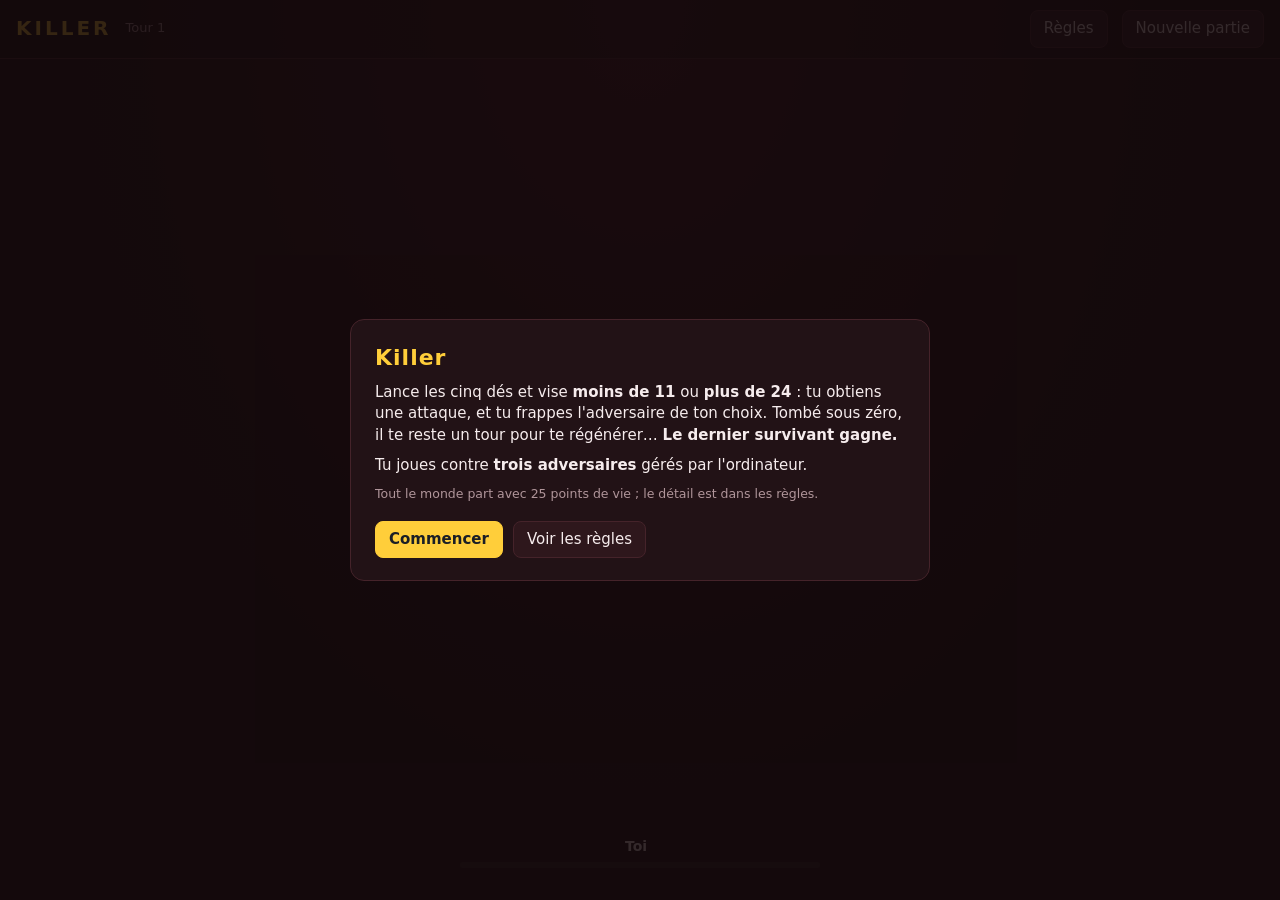
<file: killer.html>
<!DOCTYPE html>
<html lang="fr">
<head>
<meta charset="utf-8">
<meta name="viewport" content="width=device-width, initial-scale=1, viewport-fit=cover">
<title>Killer</title>
<link rel="stylesheet" href="cartes.css?v=a75e348d">
<style>
  /* Gabarit, en-tête, boutons, vignettes, statut, journal, feuilles : cartes.css.
     Ici : la teinte, les dés, la visée et l'attaque sur la table, la jauge des
     totaux, les PV. */
  :root {
    --bg: #140a0c;
    --panel: #221216;
    --line: #45232a;
    --text: #f6eced;
    --dim: #b0959a;
    --bg-top: #3a121a;
    --btn: #2e171c;
    --btn-hover: #3c1e25;
    --ok: #7fd08a;
    --ko: #f0907e;
    --blood: #e0473f;
    /* Les dés se dimensionnent sur la place réelle de la table (voir #board). */
    --die: clamp(40px, min(10vh, 12vw), 84px);       /* navigateurs sans cqh */
  }

  /* ------------------------------------------------------------------- Dés */
  /* Une grille de 3 × 3 : chaque point prend sa case. */
  .die {
    --face: linear-gradient(150deg, #fffdf7 0%, #ece3d2 100%);
    position: relative;
    flex: 0 0 auto;
    width: var(--d); height: var(--d);
    border: 0;
    padding: calc(var(--d) * .13);
    border-radius: calc(var(--d) * .2);
    background: var(--face);
    box-shadow: inset 0 calc(var(--d) * -.05) 0 rgba(0,0,0,.12), 0 2px 0 rgba(0,0,0,.25), 0 4px 10px rgba(0,0,0,.45);
    display: grid; grid-template: repeat(3, 1fr) / repeat(3, 1fr);
    cursor: default;
    transition: transform .15s, box-shadow .15s, filter .15s;
  }
  .die:disabled { opacity: 1; }
  /* Un dé à choisir est un bouton actif : le survol commun des boutons
     (cartes.css) lui mettrait le fond sombre d'un bouton, les points dessus
     devenaient illisibles. */
  .die:hover:not(:disabled) { background: var(--face); }
  .die i {
    width: 76%; height: 76%; place-self: center;
    border-radius: 50%;
    background: #2b2228;
    box-shadow: inset 0 1px 1px rgba(0,0,0,.55);
  }
  .die .tl { grid-area: 1 / 1; } .die .tr { grid-area: 1 / 3; }
  .die .ml { grid-area: 2 / 1; } .die .c  { grid-area: 2 / 2; } .die .mr { grid-area: 2 / 3; }
  .die .bl { grid-area: 3 / 1; } .die .br { grid-area: 3 / 3; }
  .die.v1 i { width: 100%; height: 100%; background: #c8322b; }
  .die.roll { animation: roll .45s ease-out; }
  @keyframes roll {
    0%   { transform: translateY(-26px) rotate(-160deg) scale(.7); opacity: 0; }
    65%  { transform: translateY(3px) rotate(12deg); opacity: 1; }
    100% { transform: none; }
  }
  .die.pick { cursor: pointer; }
  .die.pick:hover:not(.sel) { transform: translateY(-4px); }
  .slot {
    flex: none; width: var(--d); height: var(--d);
    border: 2px dashed rgba(255,255,255,.12);
    border-radius: calc(var(--d) * .2);
  }

  /* ------------------------------------------------------------ Adversaires */
  .player .meter { width: 132px; }
  .player.dead { opacity: .42; }
  /* À choisir comme cible : l'anneau d'accent bat. */
  .player.target { cursor: pointer; border-color: var(--accent); animation: beckon 1.1s ease-in-out infinite; }
  @keyframes beckon { 50% { box-shadow: 0 0 0 4px rgba(255,206,58,.3); } }
  .player.aimed { border-color: var(--blood); box-shadow: 0 0 0 2px var(--blood) inset; }
  .marks { display: flex; gap: 6px; align-items: center; min-height: 16px; margin-top: 4px; font-size: 11px; color: var(--dim); }
  .marks .agony { color: var(--ko); font-weight: 800; }
  .marks .back { border: 1px solid var(--line); border-radius: 999px; padding: 0 6px; }
  .bubble {
    position: absolute; top: -8px; right: 8px;
    font-size: 11px; font-weight: 800;
    padding: 1px 7px; border-radius: 999px;
    background: #2f5d36; color: #fff; border: 1px solid #44804d;
    white-space: nowrap;
  }
  .bubble.atk { background: #6e5512; border-color: #a5811f; }
  .bubble.ko { background: #8e2c38; border-color: #b4414f; }
  .bubble[hidden] { display: none; }

  /* Les PV : vert, puis jaune sous 13, rouge sous 7 ; vide à l'agonie. */
  .meter { height: 6px; border-radius: 3px; background: rgba(255,255,255,.08); overflow: hidden; }
  .meter i { display: block; height: 100%; width: var(--w, 0%); background: var(--ok); border-radius: inherit; transition: width .4s; }
  .meter.mid i { background: var(--accent); }
  .meter.low i { background: var(--blood); }

  /* ----------------------------------------------------------------- Table */
  /* Les dés mis de côté (petits), le lancer en cours, la jauge des totaux et
     une ligne de texte. Hauteur : mis de côté 0,48 dé + 20, lancer 1 dé + 12
     (le dé choisi se soulève), jauge 20, texte 24, écarts 3 × 8 — soit
     1,48 dé + 100px. Largeur : cinq dés et quatre écarts de 0,22 dé. */
  #board {
    display: flex; flex-direction: column; align-items: center; gap: 8px;
    --mini: calc(var(--die) * .48);
  }
  @supports (width: 1cqh) {
    #board { --die: clamp(34px, min((100cqh - 108px) / 1.5, (100cqw - 20px) / 6), 96px); }
  }
  #tray {
    display: flex; flex-wrap: wrap; justify-content: center; align-items: flex-end;
    gap: 6px 14px;
    min-height: calc(var(--mini) + 20px);
    max-width: 100cqw;
  }
  #tray .empty { align-self: center; font-size: 12px; color: var(--dim); opacity: .6; }
  .kept { display: flex; flex-direction: column; align-items: center; gap: 4px; --d: var(--mini); }
  .kept .dice { display: flex; gap: 3px; }
  .kept .pts { font-size: 12px; font-weight: 800; color: var(--dim); line-height: 1; }
  .carried {
    align-self: center;
    font-size: 12px; font-weight: 700; color: var(--blood);
    border: 1px solid var(--blood); border-radius: 999px; padding: 2px 9px;
  }
  #dice {
    display: flex; justify-content: center; align-items: flex-end;
    gap: calc(var(--die) * .22);
    padding-top: 12px;
    --d: var(--die);
  }
  #dice .die.sel {
    transform: translateY(-10px);
    box-shadow: 0 0 0 3px var(--accent), 0 10px 16px rgba(0,0,0,.5);
  }
  #dice .die.hit { box-shadow: 0 0 0 3px var(--blood), 0 6px 14px rgba(0,0,0,.5); }
  #dice .die.dead { filter: grayscale(.5) brightness(.6); }

  /* La jauge des totaux, de 5 à 30 : attaques aux deux bouts (plus foncées
     vers l'attaque aux 6), 11 et 24 en vert, les ratés entre deux (plus rouges
     vers −6). Le total du moment est cerclé ; quand des dés sont choisis, ce
     que la relance peut donner reste allumé. */
  #gauge {
    display: grid; grid-template-columns: repeat(26, 1fr); gap: 2px;
    width: min(92vw, 440px); height: 20px;
  }
  @supports (width: 1cqw) {
    #gauge { width: min(100cqw - 16px, var(--die) * 6.2, 520px); }
  }
  #gauge i {
    font: 700 10px/20px system-ui, sans-serif; font-style: normal; text-align: center;
    border-radius: 3px; color: rgba(255,255,255,.8);
    transition: opacity .15s;
  }
  #gauge .atk { background: rgba(255,206,58, calc(.22 + var(--k) * .7)); color: var(--ink); }
  #gauge .regen { background: #4fbf6c; color: #0b2a12; }
  #gauge .miss { background: rgba(224,71,63, calc(.12 + var(--k) * .45)); }
  #gauge .far { opacity: .22; }
  #gauge .now { outline: 2px solid #fff; outline-offset: 1px; position: relative; z-index: 1; }
  #gauge[data-off] { visibility: hidden; }
  #total { min-height: 24px; font-size: 14px; color: var(--dim); text-align: center; }
  #total b { color: var(--text); font-size: 18px; margin: 0 2px; }
  #total b.ko { color: var(--ko); }
  #total b.ok { color: var(--ok); }
  /* L'issue d'une visée, puis son résultat : attaque, régénération, raté, dégâts. */
  #total .verdict {
    display: inline-block; vertical-align: middle;
    padding: 1px 11px; border-radius: 999px;
    font-size: 15px; font-weight: 800; line-height: 20px;
    color: var(--ink); background: var(--accent);
    animation: verdict .25s ease-out;
  }
  #total .verdict.ok { background: var(--ok); color: #0b2a12; }
  #total .verdict.ko { background: var(--blood); color: #fff; }
  #total .verdict.dim { background: var(--btn); color: var(--dim); }
  @keyframes verdict { from { transform: scale(.8); opacity: 0; } }

  /* L'écart de PV du tour, sur le joueur touché, le temps du résultat. */
  .delta {
    position: absolute; right: 10px; top: 50%; transform: translateY(-50%);
    font-size: 19px; font-weight: 900; line-height: 1;
    padding: 4px 10px; border-radius: 999px;
    color: #fff; background: var(--blood); box-shadow: 0 4px 12px rgba(0,0,0,.5);
    pointer-events: none;
    animation: delta .3s ease-out;
  }
  .delta.ok { background: #2f8a47; }
  .delta.dim { background: var(--btn); color: var(--dim); }
  .delta[hidden] { display: none; }
  #me .delta { position: static; transform: none; font-size: 14px; padding: 1px 8px; box-shadow: none; }   /* pas de display : il battrait [hidden] */
  @keyframes delta { from { opacity: 0; scale: .6; } }

  /* --------------------------------------------------------------- Le joueur */
  #me .meter { max-width: 360px; margin: 6px auto 0; }
  #me .marks { justify-content: center; }
  #me.dead .name > :first-child { text-decoration: line-through; color: var(--dim); }
  #me.aimed .name > :first-child { color: var(--blood); }

  /* -------------------------------------------------------------- Feuilles */
  .sheet .scale { display: grid; grid-template-columns: auto 1fr; gap: 4px 10px; margin: 8px 0; font-size: 13.5px; align-items: center; }
  .sheet .scale i { font-style: normal; font-weight: 800; padding: 1px 8px; border-radius: 5px; text-align: center; }
  .sheet .scale .atk { background: rgba(255,206,58,.8); color: var(--ink); }
  .sheet .scale .regen { background: #4fbf6c; color: #0b2a12; }
  .sheet .scale .miss { background: rgba(224,71,63,.45); }

  /* ------------------------------------------------- Téléphone (portrait) */
  @media (max-width: 560px) {
    main { padding-top: 12px; }                   /* place pour les bulles des adversaires */
    #opponents .player .meter { width: auto; }
    #opponents .marks { font-size: 10px; gap: 4px; }
    .bubble { font-size: 9.5px; top: -9px; right: 4px; padding: 0 5px; }
    #gauge i { font-size: 8.5px; }
    @supports (width: 1cqh) {
      #board { --die: clamp(34px, min((100cqh - 108px) / 1.5, (100cqw - 24px) / 6), 76px); }
    }
  }

  @media (prefers-reduced-motion: reduce) {
    .die { transition: none; }
    .die.roll { animation: none; }
    .player.target { animation: none; }
    #total .verdict, .delta { animation: none; }
  }
</style>
</head>
<body>

<header>
  <h1>KILLER</h1>
  <span class="meta" id="roundInfo">Tour 1</span>
  <span class="spacer"></span>
  <button id="btnRules">Règles</button>
  <button id="btnNew">Nouvelle partie</button>
</header>

<main>
  <div id="opponents"></div>
  <div id="table">
    <div id="board">
      <div id="tray"></div>
      <div id="dice"></div>
      <div id="gauge"></div>
      <div id="total"></div>
    </div>
  </div>
  <div id="status"></div>
  <div id="log"></div>
  <div id="actions"></div>
  <div id="me">
    <div class="name"><span>Toi</span><span class="tag" id="myTag"></span><span class="delta" id="myDelta" hidden></span></div>
    <div class="meter" id="myMeter"><i></i></div>
    <div class="marks" id="myMarks"></div>
  </div>
</main>

<!-- Écran de démarrage -->
<div class="overlay" id="startOverlay">
  <div class="sheet">
    <h2>Killer</h2>
    <p>Lance les cinq dés et vise <b>moins de 11</b> ou <b>plus de 24</b> : tu obtiens une attaque,
       et tu frappes l'adversaire de ton choix. Tombé sous zéro, il te reste un tour pour te
       régénérer… <b>Le dernier survivant gagne.</b></p>
    <p>Tu joues contre <b>trois adversaires</b> gérés par l'ordinateur.</p>
    <p class="hint">Tout le monde part avec 25 points de vie ; le détail est dans les règles.</p>
    <div class="actions">
      <button class="primary" id="btnStart">Commencer</button>
      <button id="btnRules2">Voir les règles</button>
    </div>
  </div>
</div>

<!-- Règles -->
<div class="overlay" id="rulesOverlay" hidden>
  <div class="sheet">
    <h2>Règles</h2>
    <p>Cinq dés, 25 PV (points de vie) chacun. <b>Le dernier survivant gagne.</b> Un tour se joue en
       deux temps : obtenir une attaque, puis attaquer.</p>
    <h3>Obtenir une attaque</h3>
    <ul>
      <li>Tu lances les 5 dés. Après chaque lancer, tu mets de côté <b>au moins un dé</b> et tu
          relances les autres — ou tu <b>t'arrêtes</b>, et le total des cinq dés compte tel quel. Au
          plus cinq lancers : 5 dés, puis 4, 3, 2 et 1.</li>
      <li>Le total des cinq dés décide :</li>
    </ul>
    <div class="scale">
      <i class="atk">5 à 10</i><span>une <b>attaque</b> de 11 moins le total : 10 donne une attaque aux 1, 5 une attaque aux 6.</span>
      <i class="regen">11 · 24</i><span>tout juste : <b>régénération</b>, tu lances un dé et tu gagnes autant de PV.</span>
      <i class="miss">12 à 23</i><span><b>raté</b> : tu perds l'écart au plus proche de 11 ou 24 — 13 fait −2, 23 fait −1, 17 et 18 font −6.</span>
      <i class="atk">25 à 30</i><span>une <b>attaque</b> du total moins 24 : 25 donne une attaque aux 1, 30 une attaque aux 6.</span>
    </div>
    <h3>Attaquer</h3>
    <ul>
      <li>Tu choisis l'adversaire à attaquer, puis tu lances les 5 dés : ceux qui montrent la
          <b>valeur de ton attaque</b> sont mis de côté, et tu relances les autres, jusqu'à un lancer
          qui n'en montre aucun. Les cinq de côté : ils repartent tous, et l'attaque continue.</li>
      <li>L'adversaire perd la valeur de l'attaque <b>fois le nombre de dés</b> mis de côté :
          attaque aux 4 et trois 4, c'est −12.</li>
    </ul>
    <h3>Mourir</h3>
    <ul>
      <li>Sous 0 PV, tu es <b>à l'agonie</b> (à 0 tout juste, non). Ton tour suivant est ta
          <b>dernière chance</b> : une régénération qui te ramène à 0 ou plus, et tu reviens dans la
          partie ; sinon tu meurs à la fin de ce tour.</li>
      <li>Si tu obtiens une attaque pendant ce dernier tour, c'est une <b>attaque suicide</b> : tu
          attaques, puis tu meurs.</li>
      <li>Sous −6, aucune régénération ne suffit plus (un dé fait 6 au plus) : il ne reste que
          l'attaque suicide.</li>
      <li>Un mort ne joue plus et ne peut plus être attaqué ; un joueur à l'agonie, si.</li>
    </ul>
    <h3>La fin</h3>
    <p>Quand il ne reste qu'un joueur en vie, il gagne — mais un joueur à l'agonie joue toujours son
       dernier tour : il peut revenir, ou emporter le dernier vivant avec lui. Il arrive que
       <b>personne</b> ne survive.</p>
    <p>Le premier joueur change à chaque partie. Une fois mort, tu regardes la fin : l'ordinateur
       joue alors plus vite.</p>
    <p class="hint">D'après l'article « Killer (jeu de dés) » de Wikipédia, règles de base, sans les
       règles additionnelles (Terminator, Zombie, jets mythiques et légendaires, Get 11 / 24). Lectures
       retenues : 25 PV pour tous, quand l'article les fait tirer aux dés ; entre 12 et 23 on perd
       toujours des PV, comme le disent le texte et ses exemples (sa « synthèse » en fait gagner
       entre 12 et 17) ; on désigne toujours sa cible, si bien que l'attaque ne se retourne jamais
       contre son auteur.</p>
    <div class="actions"><button class="primary" id="btnCloseRules">Fermer</button></div>
  </div>
</div>

<!-- Fin de partie -->
<div class="overlay" id="scoreOverlay" hidden>
  <div class="sheet">
    <h2 id="scoreTitle">Fin de la partie</h2>
    <div id="scoreBody"></div>
    <div class="actions">
      <button class="primary" id="btnNext">Rejouer</button>
    </div>
  </div>
</div>

<script>
"use strict";

/* =========================================================================
   Killer — le jeu de dés. Un humain contre 3 adversaires gérés par l'ordinateur.

   D'après l'article « Killer (jeu de dés) » de Wikipédia, règles de base, avec
   25 PV pour tous. Un tour : obtenir une attaque — cinq dés, au moins un mis
   de côté à chaque lancer, on relance le reste ou on s'arrête ; un total sous
   11 ou au-dessus de 24 donne une attaque de l'écart (1 à 6), 11 ou 24 tout
   juste une régénération (un dé de PV), entre les deux on perd l'écart au plus
   proche des deux. Puis attaquer : la cible choisie, cinq dés ; ceux qui
   montrent la valeur de l'attaque restent de côté, on relance le reste jusqu'à
   un lancer sans aucun (cinq de côté repartent tous) ; la cible perd la valeur
   × le nombre de dés. Sous 0 PV, un dernier tour pour se régénérer à 0 ou plus,
   sinon on meurt (une attaque obtenue est alors une attaque suicide). Le
   dernier en vie gagne ; il arrive que personne ne survive.
   ========================================================================= */

const DICE = 5;
const LOW = 11;                  // sous 11 : une attaque de l'écart ; 11 tout juste : régénération
const HIGH = 24;                 // au-dessus de 24 : une attaque ; 24 tout juste : régénération
const START_HP = 25;             // les mêmes PV pour tous (l'article les fait tirer aux dés)
const AI_NAMES = ["Nora", "Elias", "Yuki", "Sacha", "Milo"];
const THINK_MS = 550;            // avant un lancer de l'ordinateur, ou le choix de sa cible
const ROLL_MS = 1000;            // lecture d'un lancer, ses 0,45 s d'animation comprises
const KEEP_MS = 1000;            // les dés qu'il garde, montrés avant qu'il relance : une phrase à lire
const MOVE_MS = 450;             // les dés gardés (ou touchés) passent de côté, les places à relancer se vident
const STOP_MS = 1300;            // où la visée s'arrête : l'ordinateur qui s'arrête, ou le dernier dé
const ISSUE_MS = 1600;           // l'issue de sa visée annoncée — la cible entourée, ou la régénération — avant qu'elle se joue
const HIT_MS = 1000;             // un lancer d'attaque
const RESULT_MS = 2600;          // la fin d'un tour, l'écart de PV sur le joueur touché, avant le suivant

const sleep = (ms) => new Promise((r) => setTimeout(r, ms));
/* Une fois mort, on regarde la fin : l'ordinateur joue deux fois plus vite. */
const wait = (ms) => sleep(S.players[0] && S.players[0].dead ? ms / 2 : ms);

/* --------------------------------------------------------------- Totaux */
/* Ce que donne le total des cinq dés : { kind: "attack", v } (v de 1 à 6),
   { kind: "regen" }, ou { kind: "miss", loss } (loss de 1 à 6). */
function outcomeOf(t) {
  if (t < LOW) return { kind: "attack", v: LOW - t };
  if (t > HIGH) return { kind: "attack", v: t - HIGH };
  if (t === LOW || t === HIGH) return { kind: "regen" };
  return { kind: "miss", loss: Math.min(t - LOW, HIGH - t) };
}

const sum = (dice) => dice.reduce((a, d) => a + d.v, 0);
const minus = (n) => (n < 0 ? `−${-n}` : `${n}`);
const hpLabel = (n) => `${minus(n)} PV`;
const diceLabel = (n) => `${n} dé${n > 1 ? "s" : ""}`;
const outcomeLabel = (o) => (o.kind === "attack" ? `attaque aux ${o.v}` : o.kind === "regen" ? "régénération" : `−${o.loss} PV`);

/* ------------------------------------------------------------------- État */
const S = {
  players: [],        // { name, ai, policy, hp, dead, died (tour de sa mort), order (rang de sa mort), revived, dealt, last, turns }
  current: 0,         // le siège qui joue
  starter: 0,         // qui a ouvert la partie : un tour de table de plus quand on y repasse
  games: 0,           // parties lancées : le premier joueur tourne de l'une à l'autre
  round: 1,           // tour de table
  deaths: 0,          // morts de la partie : leur ordre classe les perdants
  dice: [],           // le lancer en cours, { uid, v }
  kept: [],           // dés mis de côté : ceux de la visée, ou les touches de l'attaque en cours
  free: DICE,         // dés à lancer au prochain jet
  folded: 0,          // touches de l'attaque déjà relancées par cinq (les cinq de côté repartent)
  sel: new Set(),     // les uids que l'humain a choisi de garder dans le lancer en cours
  plan: null,         // les uids que l'ordinateur va garder, montrés avant qu'il relance, ou "stop"
  moving: false,      // les dés gardés de S.plan, ou les touches de l'attaque, montrés de côté avant le lancer suivant
  aim: null,          // la visée finie : { total, dice, last (sur le dernier dé), kind, v | loss }
  target: -1,         // la cible de l'attaque en cours (-1 : personne à attaquer)
  hits: 0,            // dés touchés par l'attaque en cours
  dmg: null,          // ses dégâts, une fois l'attaque finie
  gain: 0,            // le dé de la régénération en cours, 0 avant qu'il soit lancé
  lastChance: false,  // le joueur en cours a commencé son tour à l'agonie
  phase: "idle",      // idle | roll (le tour commence) | keep (un lancer à trier) | target | attack | regen | miss | over
  winner: -1,         // -1 : partie en cours, ou personne n'a survécu
  logs: [],
  busy: false,        // l'ordinateur joue, ou un tour se conclut : l'humain attend
  epoch: 0,           // change à chaque partie : un tour en vol d'une partie passée s'arrête
};

const el = (id) => document.getElementById(id);
const cur = () => S.players[S.current];
let uidSeq = 0;

function log(msg) {
  S.logs.push(msg);
  if (S.logs.length > 3) S.logs.shift();
}

/* Tutoie l'humain, troisième personne pour les adversaires — jamais il/elle. */
const says = (p, second, third) => (p.ai ? `${p.name} ${third}` : `Tu ${second}`);

/* --------------------------------------------------------------- Légalité */
const canThrow = (seat) => S.current === seat && S.phase === "roll";
const canStop = (seat) => S.current === seat && S.phase === "keep";

/* Garder `uids` et relancer le reste : au moins un dé du lancer en cours, et
   pas tous — tout garder, c'est s'arrêter. */
function canKeep(seat, uids) {
  if (!canStop(seat) || !Array.isArray(uids)) return false;
  const set = new Set(uids);
  return set.size === uids.length && set.size >= 1 && set.size < S.dice.length
      && uids.every((u) => S.dice.some((d) => d.uid === u));
}

/* Qui `seat` peut attaquer : tout adversaire encore en jeu, à l'agonie compris. */
const targets = (seat) => S.players.map((p, i) => i).filter((i) => i !== seat && !S.players[i].dead);
const canTarget = (seat, j) => S.current === seat && S.phase === "target" && targets(seat).includes(j);

/* ------------------------------------------------------------ Mise en place */
function newGame(nPlayers) {
  S.epoch++;
  const mkPlayer = (name, ai) => ({ name, ai, policy: ai ? "sharp" : undefined, hp: START_HP, dead: false, died: 0, order: 0,
                                    revived: 0, dealt: 0, last: null, turns: 0 });
  S.players = [mkPlayer("Toi", false)];
  for (let i = 0; i < nPlayers - 1; i++) S.players.push(mkPlayer(AI_NAMES[i], true));
  S.starter = S.games++ % nPlayers;
  S.current = S.starter;
  S.round = 1;
  S.deaths = 0;
  S.winner = -1;
  S.logs = [];
  S.phase = "idle";            // un "over" hérité bloquerait beginTurn()
  S.busy = false;
  buildBoard();
  beginTurn();
}

/* ------------------------------------------------------------------ Tours */
/* Le seul endroit où un tour commence : cinq dés à lancer, rien de côté. Qui
   le commence sous 0 PV joue sa dernière chance. */
function beginTurn() {
  if (S.phase === "over") return;
  const p = cur();
  S.dice = [];
  S.kept = [];
  S.free = DICE;
  S.folded = 0;
  S.sel = new Set();
  S.plan = null;
  S.moving = false;
  S.aim = null;
  S.target = -1;
  S.hits = 0;
  S.dmg = null;
  S.gain = 0;
  S.lastChance = p.hp < 0;
  S.phase = "roll";
  S.busy = false;
  p.turns++;
  render();
  if (p.ai) aiTurn();
}

/* Au suivant encore en jeu ; un tour de table de plus chaque fois qu'on
   repasse par le premier joueur, mort ou pas. */
function nextTurn() {
  let i = S.current;
  do {
    i = (i + 1) % S.players.length;
    if (i === S.starter) S.round++;
  } while (S.players[i].dead);
  S.current = i;
  beginTurn();
}

/* Déclarée en `function` : les tests la remplacent pour imposer les dés. */
function rollDie() { return 1 + Math.floor(Math.random() * 6); }

const newDice = (n) => Array.from({ length: n }, () => ({ uid: ++uidSeq, v: rollDie() }));

/* Lance les dés libres de la visée. Un seul dé lancé ne laisse rien à
   choisir : il faut le garder, la visée s'arrête. */
function throwDice() {
  S.dice = newDice(S.free);
  S.sel = new Set();
  S.plan = null;
  S.phase = "keep";
  if (S.dice.length === 1) stopAim();
}

function doThrow(seat) {
  if (!canThrow(seat)) return false;
  throwDice();
  return true;
}

/* Met de côté les dés choisis et relance les autres. */
function doKeep(seat, uids) {
  if (!canKeep(seat, uids)) return false;
  const keep = new Set(uids);
  S.kept.push(...S.dice.filter((d) => keep.has(d.uid)));
  S.free = S.dice.length - keep.size;
  throwDice();
  return true;
}

function doStop(seat) {
  if (!canStop(seat)) return false;
  stopAim();
  return true;
}

/* La visée est finie : le total des cinq dés décide de la suite du tour. Une
   attaque attend le choix de la cible, sauf s'il n'y en a qu'une (ou aucune :
   seul en jeu, à l'agonie). */
function stopAim() {
  const dice = [...S.kept, ...S.dice];
  const total = sum(dice);
  // Un seul dé sur la table : la visée s'arrête d'elle-même, personne ne l'a décidé.
  S.aim = { total, dice, last: S.dice.length === 1, ...outcomeOf(total) };
  S.kept = [];
  S.dice = [];
  S.free = 0;
  S.sel = new Set();
  S.plan = null;
  if (S.aim.kind === "regen") regenerate();
  else if (S.aim.kind === "miss") miss();
  else {
    const t = targets(S.current);
    if (t.length > 1) S.phase = "target";
    else attack(t.length ? t[0] : -1);
  }
}

function doAttack(seat, j) {
  if (!canTarget(seat, j)) return false;
  attack(j);
  return true;
}

/* Un lancer d'attaque. Les touches du lancer précédent passent de côté ;
   cinq de côté repartent tous. Renvoie les dés touchés par ce lancer. */
function throwAttack(v) {
  S.kept.push(...S.dice.filter((d) => d.v === v));
  if (S.kept.length === DICE) { S.folded += DICE; S.kept = []; }
  S.free = DICE - S.kept.length;
  S.dice = newDice(S.free);
  const hits = S.dice.filter((d) => d.v === v).length;
  S.hits += hits;
  return hits;
}

/* Avant que l'issue d'une visée se joue — les lancers d'attaque, le dé de la
   régénération —, l'ordinateur l'annonce (ISSUE_MS) ; l'humain sait ce qu'il
   vient de faire, sauf sur le dernier dé, qu'il n'a pas encore vu. */
const issueWait = () => wait(cur().ai ? ISSUE_MS : S.aim.last ? STOP_MS : THINK_MS);

/* L'attaque, jusqu'au lancer qui ne touche rien ; la cible perd la valeur ×
   les dés touchés. Sans cible, elle se perd. */
async function attack(j) {
  const p = cur(), v = S.aim.v, epoch = S.epoch;
  const gone = () => epoch !== S.epoch || S.phase !== "attack";
  S.phase = "attack";
  S.target = j;
  S.busy = true;
  S.kept = [];
  S.free = DICE;
  render();
  await issueWait();
  if (gone()) return;
  if (j < 0) {
    S.dmg = 0;
    p.last = { kind: "attack", dmg: 0, target: -1 };
    log(`${says(p, "as", "a")} une attaque aux ${v}, mais plus personne à attaquer.`);
  } else {
    while (throwAttack(v)) {
      render();
      await wait(HIT_MS);
      if (gone()) return;
      S.moving = true;                             // les touches passent de côté avant qu'on relance le reste
      render();
      await wait(MOVE_MS);
      S.moving = false;
      if (gone()) return;
    }
    const t = S.players[j];
    S.dmg = v * S.hits;
    t.hp -= S.dmg;
    p.dealt += S.dmg;
    p.last = { kind: "attack", dmg: S.dmg, target: j };
    const subject = p.ai ? `${p.name} ${t.ai ? `attaque ${t.name}` : "t'attaque"}` : `Tu attaques ${t.name}`;
    const after = t.hp < 0 && S.dmg ? ` — ${t.ai ? `${t.name} est` : "tu es"} à l'agonie (${minus(t.hp)})` : ` (${minus(t.hp)})`;
    log(`${subject} aux ${v} : ${S.hits ? `${diceLabel(S.hits)}, −${S.dmg}` : `aucun ${v}`}${after}.`);
  }
  render();
  await wait(RESULT_MS);
  if (gone()) return;
  endTurn();
}

/* 11 ou 24 tout juste : un dé, autant de PV. */
async function regenerate() {
  const p = cur(), epoch = S.epoch;
  const gone = () => epoch !== S.epoch || S.phase !== "regen";
  S.phase = "regen";
  S.busy = true;
  render();
  await issueWait();
  if (gone()) return;
  S.dice = newDice(1);
  S.gain = S.dice[0].v;
  p.hp += S.gain;
  p.last = { kind: "regen", gain: S.gain };
  const back = S.lastChance && p.hp >= 0;
  if (back) p.revived++;
  log(`${says(p, "fais", "fait")} ${S.aim.total} : régénération, +${S.gain} (${minus(p.hp)})`
      + (back ? ` — ${p.ai ? "revient" : "tu reviens"} d'entre les morts !` : S.lastChance ? " : pas assez." : "."));
  render();
  await wait(RESULT_MS);
  if (gone()) return;
  endTurn();
}

/* Un total entre 12 et 23 : on perd l'écart au plus proche de 11 ou 24. */
async function miss() {
  const p = cur(), epoch = S.epoch, loss = S.aim.loss;
  S.phase = "miss";
  S.busy = true;
  const was = p.hp;
  p.hp -= loss;
  p.last = { kind: "miss", loss };
  log(`${says(p, "fais", "fait")} ${S.aim.total} : raté, −${loss} (${minus(p.hp)})`
      + (was >= 0 && p.hp < 0 ? ` — ${p.ai ? "à l'agonie" : "te voilà à l'agonie"}.` : "."));
  render();
  await wait(RESULT_MS);
  if (epoch !== S.epoch || S.phase !== "miss") return;
  endTurn();
}

/* Fin d'un tour : qui l'a commencé à l'agonie et n'est pas revenu à 0 meurt.
   La partie finit quand il ne reste qu'un vivant, ou aucun, et plus personne
   à l'agonie pour jouer son dernier tour. */
function endTurn() {
  const p = cur();
  if (S.lastChance && p.hp < 0) {
    p.dead = true;
    p.died = S.round;
    p.order = ++S.deaths;
    log(`${says(p, "meurs", "meurt")}.`);
  }
  const live = S.players.filter((q) => !q.dead);
  if (live.length <= 1 && !live.some((q) => q.hp < 0)) {
    endGame(live.length ? S.players.indexOf(live[0]) : -1);
    return;
  }
  nextTurn();
}

/* Le tour d'un siège tenu par l'ordinateur : lancer, montrer les dés qu'il
   garde et relancer, ou montrer qu'il s'arrête, puis choisir sa cible. La
   régénération, le raté et l'attaque se déroulent ensuite d'eux-mêmes. Chaque
   étape reste affichée le temps de la lire : le lancer (ROLL_MS), ce qu'il en
   fait (KEEP_MS, STOP_MS), les dés gardés qui passent de côté avant la relance
   (MOVE_MS), et sur le dernier dé, que personne ne décide, le choix de la
   cible attend STOP_MS. L'issue est ensuite annoncée (issueWait) avant de se
   jouer, et son résultat reste affiché RESULT_MS. */
async function aiTurn() {
  const epoch = S.epoch, seat = S.current;
  const gone = () => epoch !== S.epoch || S.current !== seat || S.phase === "over";
  S.busy = true;
  render();
  await wait(THINK_MS);
  if (gone()) return;
  throwDice();
  while (S.phase === "keep") {
    render();
    await wait(ROLL_MS);
    if (gone()) return;
    const keep = decide(seat);
    S.plan = keep || "stop";
    render();
    await wait(keep ? KEEP_MS : STOP_MS);
    if (gone()) return;
    if (!keep) { doStop(seat); break; }
    S.moving = true;                               // les dés gardés passent de côté, leurs places se vident
    render();
    await wait(MOVE_MS);
    S.moving = false;
    if (gone()) return;
    doKeep(seat, keep);
  }
  if (S.phase !== "target") return;
  render();
  await wait(S.aim.last ? STOP_MS : THINK_MS);
  if (gone()) return;
  doAttack(seat, chooseTarget(seat));
}

/* Les décisions d'un siège de l'ordinateur, vérifiées : des dés à garder
   (null : s'arrêter), une cible permise. */
function decide(seat) {
  const p = S.players[seat];
  const d = policyOf(p).keep(p, seat);
  return d && d.keep && canKeep(seat, d.keep) ? d.keep : null;
}

function chooseTarget(seat) {
  const p = S.players[seat];
  const j = policyOf(p).target(p, seat, S.aim.v);
  return canTarget(seat, j) ? j : targets(seat)[0];
}

/* ------------------------------------------------------------ Fin de partie */
function endGame(seat) {
  S.phase = "over";
  S.winner = seat;
  S.busy = false;
  render();
  showScores();
}

/* Le gagnant d'abord, puis les morts du dernier au premier. */
function standings() {
  const rank = (i) => (i === S.winner ? Infinity : S.players[i].order);
  return S.players.map((p, i) => i).sort((a, b) => rank(b) - rank(a));
}

function showScores() {
  let html = "<table><thead><tr><th>Joueur</th><th>Dégâts infligés</th><th>Fin</th></tr></thead><tbody>";
  for (const i of standings()) {
    const p = S.players[i];
    const win = i === S.winner;
    html += `<tr${win ? ' class="win"' : ""}><td>${p.name}${win ? " 🏆" : ""}</td><td>${p.dealt}</td>`
          + `<td>${win ? hpLabel(p.hp) : `mort au tour ${p.died}`}</td></tr>`;
  }
  html += "</tbody></table>";
  const w = S.players[S.winner];
  const turns = w ? `${w.turns} tour${w.turns > 1 ? "s" : ""}` : "";
  html += !w ? `<p class="next-round">☠ <b>Personne</b> ne survit : pas de gagnant.</p>`
        : w.ai ? `<p class="next-round">🏆 <b>${w.name}</b> l'emporte, dernier survivant, en ${turns}.</p>`
        : `<p class="next-round">🏆 <b>Tu l'emportes</b>, dernier survivant, en ${turns} !</p>`;
  el("scoreBody").innerHTML = html;
  el("scoreTitle").textContent = "Fin de la partie";
  el("btnNext").textContent = "Rejouer";
  el("btnNext").dataset.over = "1";
  el("scoreOverlay").hidden = false;
}

/* ============================================================== ADVERSAIRES */

/* Deux politiques interchangeables. Chacune expose :
     keep(p, seat) -> { keep: [uids] } pour garder ces dés et relancer le
                      reste, ou { keep: null } pour s'arrêter
     target(p, seat, v) -> le siège à attaquer avec une attaque aux v
   Il n'y a rien de caché au Killer : les dés et les PV de chacun sont
   publics. Une politique ne fait que décider — elle ne touche pas à l'état
   et ne lance pas de dé. */

/* Déclarée en `function` : les tests la remplacent pour vérifier qu'aucune
   politique ne modifie la partie. */
function policyOf(p) { return POLICIES[p.policy] || sharpPolicy; }

/* Les adversaires dans l'ordre où ils jouent après `seat` : départage les
   égalités sans hasard. */
const after = (seat) => targets(seat).sort((a, b) => (a - seat + S.players.length) % S.players.length
                                                     - (b - seat + S.players.length) % S.players.length);

/* ---------------------------------------------------------------------------
   Politique simple : la stratégie que donne l'article. Au premier lancer, elle
   choisit de viser bas ou haut en comparant les 1 et les 6 (puis les 2 et les
   5, puis les 3 et les 4) ; ensuite elle garde ses 1 (ou ses 6), à défaut son
   dé le plus bas (ou le plus haut), et relance le reste jusqu'au bout. Elle
   attaque l'adversaire vivant qui a le moins de PV. Les adversaires jouent
   toujours « sharp » ; celle-ci ne sert que de référence au banc d'essai.
   --------------------------------------------------------------------------- */
const simplePolicy = {
  keep() {
    const dice = S.dice, n = (v) => dice.filter((d) => d.v === v).length;
    let low = true;
    if (S.kept.length) low = sum(S.kept) / S.kept.length < 3.5;
    else for (const [a, b] of [[1, 6], [2, 5], [3, 4]]) if (n(a) !== n(b)) { low = n(a) > n(b); break; }
    let pick = dice.filter((d) => d.v === (low ? 1 : 6));
    if (!pick.length) pick = [dice.reduce((a, b) => ((low ? b.v < a.v : b.v > a.v) ? b : a))];
    return { keep: pick.length < dice.length ? pick.map((d) => d.uid) : null };
  },
  target(p, seat) {
    const list = after(seat), hp = (j) => S.players[j].hp;
    const alive = list.filter((j) => hp(j) >= 0);
    return (alive.length ? alive : list).reduce((a, b) => (hp(b) < hp(a) ? b : a));
  },
};

/* ---------------------------------------------------------------------------
   Politique « redoutable ». Elle calcule : tous les lancers de 1 à 5 dés sont
   connus d'avance (THROWS), et une programmation dynamique sur (dés mis de
   côté, dés à lancer) donne ce que vaut chaque façon de garder ou de
   s'arrêter, la suite jouée au mieux. Ce que vaut chaque total final vient
   d'une estimation de la position (worth) :
   - ses PV comptent un pour un ; sous 0, c'est l'agonie : la mort, sauf la
     chance de se régénérer au tour suivant (P_REGEN, la meilleure chance de
     faire 11 ou 24, fois celle d'un dé assez fort) ;
   - une attaque vaut ce qu'elle ôte, en moyenne, à la meilleure cible — sur
     tous les nombres de dés touchés (COUNT) —, fois AI.hit tant qu'il reste
     plusieurs adversaires : affaiblir l'un sert aussi les deux autres ;
   - à sa dernière chance, il ne reste qu'à se sauver ou à frapper avant de
     mourir.
   La cible : celle à qui l'attaque ôte le plus — la mort comprise, ce qui
   achève volontiers un joueur proche de 0 ; à égalité parfaite, la plus forte.
   Réglages mesurés au banc d'essai : plus une attaque compte (AI.hit), plus
   les parties raccourcissent et plus elle perd, contre la politique simple
   comme entre redoutables. Ménager ses PV paie.
   --------------------------------------------------------------------------- */
const AI = {
  hit: 0.3,        // une attaque vaut ces PV-là par PV ôté, tant qu'il reste plusieurs adversaires
  death: 30,       // mourir coûte autant de PV
  back: 2,         // revenir d'entre les morts vaut ces PV-là (on revient à peu de chose)
};

/* Tous les lancers de n dés, regroupés par faces : leur probabilité (p), leur
   total (sum), et les façons d'en garder une partie, à plat : [k, somme, …]
   (au moins un dé, pas tous). */
const THROWS = [null];
{
  const fact = [1, 1, 2, 6, 24, 120];
  for (let n = 1; n <= DICE; n++) {
    const list = [], faces = [];
    const rec = (from) => {
      if (faces.length === n) {
        const c = [0, 0, 0, 0, 0, 0, 0];
        for (const f of faces) c[f]++;
        let perms = fact[n];
        for (let f = 1; f <= 6; f++) perms /= fact[c[f]];
        const seen = new Set(), opts = [];
        const sub = (f, k, s) => {
          if (f > 6) {
            if (k >= 1 && k < n && !seen.has(k * 100 + s)) { seen.add(k * 100 + s); opts.push(k, s); }
            return;
          }
          for (let m = 0; m <= c[f]; m++) sub(f + 1, k + m, s + m * f);
        };
        sub(1, 0, 0);
        list.push({ p: perms / 6 ** n, sum: faces.reduce((a, b) => a + b, 0), opts: Int8Array.from(opts) });
        return;
      }
      for (let f = from; f <= 6; f++) { faces.push(f); rec(f); faces.pop(); }
    };
    rec(1);
    THROWS.push(list);
  }
}

/* Valeur de chaque état de la visée, à la case s * 6 + n : lancer n dés quand
   ceux de côté font s, puis jouer au mieux. U[t] : ce que vaut finir sur le
   total t. */
function valueTable(U) {
  const E = new Float64Array(31 * 6);
  for (let n = 1; n <= DICE; n++) {
    const kept = DICE - n;
    for (let s = kept; s <= 6 * kept; s++) {
      let e = 0;
      for (const t of THROWS[n]) {
        let best = U[s + t.sum];
        const o = t.opts;
        for (let i = 0; i < o.length; i += 2) {
          const v = E[(s + o[i + 1]) * 6 + n - o[i]];
          if (v > best) best = v;
        }
        e += t.p * best;
      }
      E[s * 6 + n] = e;
    }
  }
  return E;
}

/* La meilleure chance de faire 11 ou 24 tout juste. */
const P_REGEN = valueTable(Array.from({ length: 31 }, (_, t) => (t === LOW || t === HIGH ? 1 : 0)))[DICE];

/* Les dés touchés par une attaque, quelle que soit sa valeur : COUNT[c] est
   la probabilité d'en toucher c (au-delà de 40, négligeable). */
const COUNT = (() => {
  const CMAX = 40, C = [[1], [1, 1], [1, 2, 1], [1, 3, 3, 1], [1, 4, 6, 4, 1], [1, 5, 10, 10, 5, 1]];
  const f = Array.from({ length: DICE + 1 }, () => new Float64Array(CMAX + 1));
  for (let c = 0; c <= CMAX; c++) {
    for (let k = 1; k <= DICE; k++) {
      let s = 0;
      for (let j = 0; j <= Math.min(k, c); j++) {
        const pj = C[k][j] * (1 / 6) ** j * (5 / 6) ** (k - j);
        if (!j) { if (!c) s += pj; } else s += pj * f[k - j || DICE][c - j];
      }
      f[k][c] = s;
    }
  }
  return f[DICE];
})();

/* Ce que vaut une position à h PV : h, ou à l'agonie la mort, sauf la chance
   de se régénérer à 0 ou plus au tour suivant. */
function worth(h) {
  if (h >= 0) return h;
  const save = P_REGEN * Math.max(0, 7 + h) / 6;
  return save * AI.back - (1 - save) * AI.death;
}

/* Ce qu'une attaque aux v ôte, en moyenne, à un joueur à h PV. */
function harm(h, v) {
  let e = 0;
  for (let c = 1; c < COUNT.length; c++) e += COUNT[c] * (worth(h) - worth(h - v * c));
  return e;
}

/* Ce que vaut, pour `seat`, finir sa visée sur chaque total de 5 à 30. */
function utilities(p, seat) {
  const last = S.lastChance;
  const self = (h) => (last && h < 0 ? -AI.death : worth(h));
  const opp = targets(seat);
  const w = opp.length > 1 ? AI.hit : 1;
  const stay = self(p.hp);
  let regen = 0;
  for (let d = 1; d <= 6; d++) regen += self(p.hp + d) / 6;
  const U = new Float64Array(31);
  for (let t = DICE; t <= 6 * DICE; t++) {
    const o = outcomeOf(t);
    U[t] = o.kind === "regen" ? regen
         : o.kind === "miss" ? self(p.hp - o.loss)
         : stay + w * Math.max(0, ...opp.map((j) => harm(S.players[j].hp, o.v)));
  }
  return U;
}

/* Les tables déjà calculées : la visée ne change pas de valeurs pendant un tour. */
const TABLES = new Map();
function tableFor(U) {
  const key = Array.from(U, (u) => u.toFixed(4)).join(",");
  let E = TABLES.get(key);
  if (!E) {
    if (TABLES.size > 2000) TABLES.clear();
    E = valueTable(U);
    TABLES.set(key, E);
  }
  return E;
}

const sharpPolicy = {
  keep(p, seat) {
    const U = utilities(p, seat), E = tableFor(U);
    const s = sum(S.kept), dice = S.dice, n = dice.length;
    let best = U[s + sum(dice)], keep = null;
    for (let m = 1; m < (1 << n) - 1; m++) {
      const pick = dice.filter((_, i) => m >> i & 1);
      const v = E[(s + sum(pick)) * 6 + n - pick.length];
      if (v > best + 1e-9) { best = v; keep = pick.map((d) => d.uid); }
    }
    return { keep };
  },
  target(p, seat, v) {
    let best = -1, bestVal = -Infinity;
    for (const j of after(seat)) {
      const val = harm(S.players[j].hp, v);
      if (val > bestVal + 1e-9 || (val > bestVal - 1e-9 && S.players[j].hp > S.players[best].hp)) { best = j; bestVal = val; }
    }
    return best;
  },
};

const POLICIES = { simple: simplePolicy, sharp: sharpPolicy };

/* ================================================================= ENTRÉES */

const myTurn = () => S.current === 0 && !S.players[0].ai && !S.busy && (S.phase === "roll" || S.phase === "keep" || S.phase === "target");

/* « Lancer » au début du tour, « Relancer » ensuite : les dés choisis restent
   de côté, les autres repartent. */
function onRollClick() {
  if (!myTurn()) return;
  if (S.phase === "roll") doThrow(0);
  else if (!doKeep(0, [...S.sel])) return;
  render();
}

function onStopClick() {
  if (!myTurn() || !doStop(0)) return;
  render();
}

function onDieClick(uid) {
  if (!myTurn() || S.phase !== "keep" || !S.dice.some((d) => d.uid === uid)) return;
  if (S.sel.has(uid)) S.sel.delete(uid);
  else S.sel.add(uid);
  render();
}

function onTargetClick(j) {
  if (!myTurn() || !doAttack(0, j)) return;
  render();
}

/* ================================================================== RENDU */

function mk(tag, cls, text) {
  const e = document.createElement(tag);
  if (cls) e.className = cls;
  if (text !== undefined) e.textContent = text;
  return e;
}

/* Les points de chaque face, dans la grille de 3 × 3. */
const PIPS = [null, ["c"], ["tr", "bl"], ["tr", "c", "bl"], ["tl", "tr", "bl", "br"],
              ["tl", "tr", "c", "bl", "br"], ["tl", "tr", "ml", "mr", "bl", "br"]];

function dieEl(v, extra) {
  const b = mk("button", "die v" + v + (extra ? " " + extra : ""));
  for (const pos of PIPS[v]) b.appendChild(mk("i", pos));
  b.disabled = true;
  return b;
}

function buildBoard() {
  const host = el("opponents");
  host.innerHTML = "";
  S.players.forEach((p, pi) => {
    if (pi === 0) return;
    const box = mk("div", "player");
    const name = mk("div", "name");
    name.appendChild(mk("span", null, p.name));
    const tag = mk("span", "tag", "");
    name.appendChild(tag);
    box.appendChild(name);
    const meter = mk("div", "meter");
    meter.appendChild(mk("i"));
    box.appendChild(meter);
    const marks = mk("div", "marks");
    box.appendChild(marks);
    const bubble = mk("span", "bubble");
    box.appendChild(bubble);
    const delta = mk("span", "delta");
    delta.hidden = true;
    box.appendChild(delta);
    box.addEventListener("click", () => onTargetClick(pi));
    host.appendChild(box);
    Object.assign(p, { _box: box, _tag: tag, _meter: meter, _marks: marks, _bubble: bubble, _delta: delta });
  });
}

/* La jauge de 5 à 30 : une case par total, construite une fois. */
const GAUGE = [];
for (let t = DICE; t <= 6 * DICE; t++) {
  const o = outcomeOf(t);
  const c = mk("i", o.kind === "attack" ? "atk" : o.kind);
  c.style.setProperty("--k", ((o.v || o.loss || 0) / 6).toFixed(3));
  el("gauge").appendChild(c);
  GAUGE.push(c);
}

function renderMeter(meter, p) {
  meter.classList.toggle("mid", p.hp < 13 && p.hp >= 7);
  meter.classList.toggle("low", p.hp < 7);
  meter.style.setProperty("--w", `${Math.max(0, Math.min(100, p.hp / START_HP * 100))}%`);
}

/* L'écart de PV que le tour vient de faire, montré sur le joueur touché le
   temps du résultat : { seat, text, cls }, ou null. */
function delta() {
  if (S.phase === "attack" && S.dmg !== null && S.target >= 0) return { seat: S.target, text: S.dmg ? `−${S.dmg}` : "0", cls: S.dmg ? "" : "dim" };
  if (S.phase === "regen" && S.gain) return { seat: S.current, text: `+${S.gain}`, cls: "ok" };
  if (S.phase === "miss") return { seat: S.current, text: `−${S.aim.loss}`, cls: "" };
  return null;
}
/* Masqué entre deux résultats : à chaque nouvel écart, son apparition rejoue. */
function renderDelta(host, d, seat) {
  const on = !!d && d.seat === seat;
  host.hidden = !on;
  if (on) {
    host.className = "delta" + (d.cls ? " " + d.cls : "");
    host.textContent = d.text;
  }
}

/* « à l'agonie », « ☠ mort », et les retours d'entre les morts. */
function renderMarks(host, p) {
  host.innerHTML = "";
  if (p.dead) host.appendChild(mk("span", "agony", "☠ mort"));
  else if (p.hp < 0) host.appendChild(mk("span", "agony", "à l'agonie"));
  if (p.revived) host.appendChild(mk("span", "back", p.revived > 1 ? `revenu ×${p.revived}` : "revenu"));
}

let shownUids = new Set();

/* Le sujet d'une phrase de statut : « Tu gardes », « <b>Nora</b> garde ». */
const who = (p, second, third) => (p.ai ? `<b>${p.name}</b> ${third}` : `Tu ${second}`);
/* Les dés qui passent de côté pendant S.moving : ceux que l'ordinateur garde,
   ou les touches du lancer d'attaque. */
const moved = () => S.dice.filter((d) => (S.phase === "attack" ? d.v === S.aim.v : Array.isArray(S.plan) && S.plan.includes(d.uid)));
/* Ce que donne un total, dans une phrase : « une attaque aux 3 », « raté, −2 PV ». */
const aimText = (o) => (o.kind === "attack" ? `une attaque aux <b>${o.v}</b>` : o.kind === "regen" ? "régénération" : `raté, <b>−${o.loss} PV</b>`);
/* La visée s'est arrêtée d'elle-même sur le dernier dé : on le dit avant la suite. */
const lastDie = () => (S.aim && S.aim.last ? `Dernier dé, total <b>${S.aim.total}</b> : ` : "");

/* Le total qu'on aurait en s'arrêtant, et ce qu'une relance peut donner
   quand des dés sont choisis : { now, lo, hi } (lo/hi absents sinon). */
function aimRange() {
  if (S.phase === "keep") {
    const pick = Array.isArray(S.plan) ? S.plan : [...S.sel];
    const s = sum(S.kept), now = s + sum(S.dice);
    const kept = S.dice.filter((d) => pick.includes(d.uid)), n = S.dice.length - kept.length;
    if (!kept.length || !n) return { now };
    const k = s + sum(kept);
    // Les dés gardés passent de côté : le total en cours n'est plus, seul compte ce que la relance peut donner.
    return { now: S.moving ? undefined : now, k, lo: k + n, hi: k + 6 * n };
  }
  return S.aim ? { now: S.aim.total } : {};
}

function statusHtml() {
  const p = cur();
  if (!p) return "";
  switch (S.phase) {
    case "over": {
      const w = S.players[S.winner];
      return !w ? "☠ Personne ne survit : pas de gagnant."
           : w.ai ? `🏆 <b>${w.name}</b>, dernier survivant, gagne.` : "🏆 Dernier survivant : <b>tu gagnes !</b>";
    }
    case "roll":
      if (S.lastChance) {
        const need = -p.hp;
        if (p.ai) {
          return need <= 6 ? `<b>${p.name}</b>, à l'agonie, joue sa dernière chance : il lui faut une régénération et un dé d'au moins <b>${need}</b>.`
                           : `<b>${p.name}</b>, à ${minus(p.hp)}, ne peut plus se sauver : un dernier tour, pour une attaque suicide.`;
        }
        return need <= 6 ? `Dernière chance ! À ${minus(p.hp)}, il te faut une régénération (11 ou 24) et un dé d'au moins <b>${need}</b> — sinon tu meurs à la fin du tour.`
                         : `À ${minus(p.hp)}, plus aucune régénération ne te sauve : ton dernier tour, pour une <b>attaque suicide</b>.`;
      }
      return p.ai ? `<b>${p.name}</b> lance les dés…` : "À toi : lance les dés, et vise <b>moins de 11</b> ou <b>plus de 24</b>.";
    case "keep": {
      if (p.ai) {
        if (!S.plan) return `<b>${p.name}</b> réfléchit…`;
        if (S.plan === "stop") {
          const t = sum(S.kept) + sum(S.dice);
          return `<b>${p.name}</b> s'arrête sur <b>${t}</b> : ${aimText(outcomeOf(t))}.`;
        }
        if (S.moving) return `<b>${p.name}</b> relance ${diceLabel(S.dice.length - S.plan.length)}…`;
        const kept = S.dice.filter((d) => S.plan.includes(d.uid));
        return `<b>${p.name}</b> garde ${kept.map((d) => d.v).join(" ")} et relance ${diceLabel(S.dice.length - kept.length)}.`;
      }
      if (!S.sel.size) return "Touche les dés à garder — un au moins —, puis relance les autres. Ou arrête-toi.";
      if (S.sel.size === S.dice.length) return "Laisse au moins un dé à relancer, ou arrête-toi.";
      return `Relance ${S.dice.length - S.sel.size === 1 ? "le dernier dé" : `les ${S.dice.length - S.sel.size} autres dés`}, ou arrête-toi.`;
    }
    case "target":
      return p.ai ? `${lastDie()}<b>${p.name}</b> a une attaque aux <b>${S.aim.v}</b> et choisit sa cible…`
                  : `${lastDie()}${S.aim.last ? "attaque" : "Attaque"} aux <b>${S.aim.v}</b> ! Choisis qui attaquer.`;
    case "attack": {
      const v = S.aim.v, t = S.players[S.target];
      if (!t) return `${who(p, "as", "a")} une attaque aux <b>${v}</b>, mais plus personne à attaquer.`;
      const suicide = S.lastChance ? "Attaque suicide ! " : "";
      const head = `${suicide}${p.ai ? `<b>${p.name}</b> ${t.ai ? `attaque <b>${t.name}</b>` : "<b>t'attaque</b>"}` : `Tu attaques <b>${t.name}</b>`} aux <b>${v}</b>`;
      if (S.dmg === null) return `${S.dice.length ? "" : lastDie()}${head}…`;
      return S.dmg ? `${head} : <b>−${S.dmg}</b>.` : `${head} : aucun ${v}, rien.`;
    }
    case "regen":
      if (!S.gain) return `${S.aim.last ? "Dernier dé : " : ""}${S.aim.total} tout juste : ${who(p, "te régénères", "se régénère")}…`;
      return `${who(p, "te régénères", "se régénère")} : <b>+${S.gain}</b> PV`
           + (S.lastChance ? (p.hp >= 0 ? ", et revien" + (p.ai ? "t" : "s") + " d'entre les morts !" : ` : pas assez, ${p.ai ? "c'est la mort" : "tu meurs"}.`) : ".");
    case "miss":
      return `${lastDie()}${S.aim.last ? "raté" : "Raté"} ! ${who(p, "perds", "perd")} <b>${S.aim.loss}</b> PV`
           + (S.lastChance ? ` et ${p.ai ? "meurt" : "meurs"}.` : p.hp < 0 ? `, ${p.ai ? "à l'agonie" : "te voilà à l'agonie"}.` : ".");
    default: return "";
  }
}

function renderTable(next) {
  const p = cur();
  const mine = myTurn() && S.phase === "keep";
  // Ce qui est de côté : les dés de la visée, ou les touches de l'attaque.
  const tray = el("tray");
  tray.innerHTML = "";
  const side = S.phase === "regen" && S.aim ? S.aim.dice : S.moving ? [...S.kept, ...moved()] : S.kept;
  if (S.folded) tray.appendChild(mk("span", "carried", `${S.folded} touchés`));
  if (side.length) {
    const box = mk("div", "kept");
    const row = mk("div", "dice");
    for (const d of side) row.appendChild(dieEl(d.v));
    box.appendChild(row);
    box.appendChild(mk("span", "pts", S.phase === "attack" ? `× ${S.aim.v}` : S.phase === "regen" ? `${S.aim.total}` : `${sum(side)}`));
    tray.appendChild(box);
  }
  if (!S.folded && !side.length) {
    tray.appendChild(mk("span", "empty", S.phase === "attack" ? "les dés qui touchent se mettent ici"
                                       : S.phase === "roll" || S.phase === "keep" ? "les dés gardés se mettent ici" : ""));
  }

  // Le lancer en cours, ou les cinq dés de la visée finie.
  const host = el("dice");
  host.innerHTML = "";
  const shown = S.moving ? []
              : S.phase === "target" || S.phase === "miss" || (S.phase === "attack" && !S.dice.length && S.aim) ? S.aim.dice : S.dice;
  if (shown.length) {
    for (const d of shown) {
      next.add(d.uid);
      let cls = "";
      if (S.phase === "keep" && (S.sel.has(d.uid) || (Array.isArray(S.plan) && S.plan.includes(d.uid)))) cls += " sel";
      if (mine) cls += " pick";
      if (S.phase === "attack" && S.dice.length && d.v === S.aim.v) cls += " hit";
      if (S.phase === "miss" || (S.phase === "attack" && S.dmg !== null && S.dice.length)) cls += " dead";
      if (!shownUids.has(d.uid)) cls += " roll";
      const b = dieEl(d.v, cls.trim());
      if (mine) {
        b.disabled = false;
        b.addEventListener("click", () => onDieClick(d.uid));
      }
      host.appendChild(b);
    }
  } else {
    const n = S.moving ? S.dice.length - moved().length
            : S.phase === "roll" ? DICE : S.phase === "regen" ? 1 : S.phase === "attack" ? S.free : 0;
    for (let i = 0; i < n; i++) host.appendChild(mk("div", "slot"));
  }

  // La jauge : le total du moment cerclé, ce que la relance peut donner allumé.
  const r = aimRange();
  const gauge = el("gauge");
  if (S.phase === "over" || !p) gauge.dataset.off = "1";
  else delete gauge.dataset.off;
  GAUGE.forEach((c, i) => {
    const t = i + DICE;
    c.classList.toggle("now", t === r.now);
    c.classList.toggle("far", r.lo !== undefined && (t < r.lo || t > r.hi));
    c.textContent = t === r.now || t === LOW || t === HIGH ? t : "";
  });

  // L'issue de la visée, puis son résultat : une pastille, là où l'on regarde les dés.
  const line = el("total");
  const pill = (cls, text) => `<span class="verdict ${cls}">${text}</span>`;
  const label = (q) => (q.ai ? q.name : "Toi");
  if (S.phase === "over" || !p) line.innerHTML = "";
  else if (S.phase === "roll") line.innerHTML = "Total des cinq dés : sous <b>11</b> ou au-dessus de <b>24</b>";
  else if (S.phase === "target") line.innerHTML = `Total <b>${S.aim.total}</b> · ${pill("atk", `⚔ attaque aux ${S.aim.v}`)}`;
  else if (S.phase === "attack") {
    const v = S.aim.v, t = S.players[S.target];
    const hits = `${diceLabel(S.hits)} touché${S.hits > 1 ? "s" : ""}`;
    if (!t) line.innerHTML = pill("dim", "⚔ plus personne à attaquer");
    else if (S.dmg !== null) line.innerHTML = `${hits} × ${v} · ` + (S.dmg ? pill("ko", `${label(t)} −${S.dmg} PV`) : pill("dim", `${label(t)} : rien`));
    else if (!S.dice.length) line.innerHTML = pill("atk", `⚔ ${p.ai ? `${p.name} ${t.ai ? `attaque ${t.name}` : "t'attaque"}` : `Tu attaques ${t.name}`} aux ${v}`);
    else line.innerHTML = `Attaque aux <b>${v}</b> · ${hits}`;
  } else if (S.phase === "regen") {
    line.innerHTML = `Total <b>${S.aim.total}</b> · ` + pill("ok", S.gain ? `✚ ${label(p)} +${S.gain} PV` : "✚ régénération");
  } else if (S.phase === "miss") {
    line.innerHTML = `Total <b>${S.aim.total}</b> · ` + pill("ko", `✗ raté : ${label(p)} −${S.aim.loss} PV`);
  } else if (S.moving) {
    line.innerHTML = `De côté <b>${r.k}</b> · en relançant : ${r.lo} à ${r.hi}`;
  } else if (r.now !== undefined) {
    const o = outcomeOf(r.now);
    const cls = o.kind === "miss" ? ' class="ko"' : o.kind === "regen" ? ' class="ok"' : "";
    line.innerHTML = `Total <b>${r.now}</b> · <span${cls}>${outcomeLabel(o)}</span>`
                   + (r.lo !== undefined ? ` · en relançant : ${r.lo} à ${r.hi}` : "");
  } else line.innerHTML = "";
}

/* Deux boutons toujours présents, pour que la hauteur ne bouge pas d'un tour
   à l'autre ; à l'heure de choisir la cible, un bouton par adversaire. */
function renderActions() {
  const host = el("actions");
  host.innerHTML = "";
  const mine = myTurn();
  if (mine && S.phase === "target") {
    for (const j of targets(0)) {
      const q = S.players[j];
      const b = mk("button", "primary", `${q.name} · ${hpLabel(q.hp)}`);
      b.addEventListener("click", () => onTargetClick(j));
      host.appendChild(b);
    }
    return;
  }
  const keep = mine && S.phase === "keep";
  const left = keep ? S.dice.length - S.sel.size : 0;
  const canRoll = (mine && S.phase === "roll") || (keep && S.sel.size >= 1 && left >= 1);
  const roll = mk("button", canRoll ? "primary" : "", keep && S.sel.size && left ? `Relancer ${diceLabel(left)}` : keep ? "Relancer" : "Lancer les dés");
  roll.disabled = !canRoll;
  roll.addEventListener("click", onRollClick);
  host.appendChild(roll);

  // Ce que donne ce total est écrit juste au-dessus : le bouton tient sur une ligne, même sur téléphone.
  const stop = mk("button", "", keep ? `Arrêter sur ${sum(S.kept) + sum(S.dice)}` : "Arrêter");
  stop.disabled = !keep;
  stop.addEventListener("click", onStopClick);
  host.appendChild(stop);
}

function render() {
  if (!S.players.length) return;
  const next = new Set();
  const choosing = myTurn() && S.phase === "target";
  const d = delta();
  S.players.forEach((p, pi) => {
    if (pi === 0 || !p._box) return;
    p._box.classList.toggle("active", S.current === pi && S.phase !== "over");
    p._box.classList.toggle("dead", p.dead);
    p._box.classList.toggle("target", choosing && !p.dead);
    p._box.classList.toggle("aimed", S.phase === "attack" && S.target === pi);
    p._tag.textContent = p.dead ? "mort" : hpLabel(p.hp);
    renderMeter(p._meter, p);
    renderMarks(p._marks, p);
    renderDelta(p._delta, d, pi);
    const l = p.last;
    p._bubble.hidden = !l || p.dead;
    if (l) {
      p._bubble.className = "bubble" + (l.kind === "attack" ? " atk" : l.kind === "miss" ? " ko" : "");
      p._bubble.textContent = l.kind === "regen" ? `+${l.gain} PV` : l.kind === "miss" ? `−${l.loss} PV`
                            : l.target < 0 ? "⚔ personne" : `⚔ ${S.players[l.target].ai ? S.players[l.target].name : "toi"} −${l.dmg}`;
    }
  });
  const me = S.players[0];
  el("myTag").textContent = me.dead ? "mort" : hpLabel(me.hp);
  renderMeter(el("myMeter"), me);
  renderMarks(el("myMarks"), me);
  renderDelta(el("myDelta"), d, 0);
  el("me").classList.toggle("dead", me.dead);
  el("me").classList.toggle("aimed", S.phase === "attack" && S.target === 0);

  renderTable(next);
  shownUids = next;
  renderActions();
  el("me").classList.toggle("active", S.current === 0 && S.phase !== "over");
  el("status").innerHTML = statusHtml();
  el("log").innerHTML = S.logs.map((l) => `<div>${l}</div>`).join("");
  const alive = S.players.filter((p) => !p.dead).length;
  el("roundInfo").textContent = `Tour ${S.round} · ${alive} en jeu`;
}

/* ============================================================== Interface */
/* Toujours quatre joueurs : toi et trois adversaires « sharp ». newGame()
   reste générique — les tests et le banc d'essai y asseyent d'autres tablées
   (2 à 6) par startGame(n). */
const PLAYERS = 4;

function startGame(nPlayers = PLAYERS) {
  el("startOverlay").hidden = true;
  el("scoreOverlay").hidden = true;
  newGame(nPlayers);
}

el("btnStart").addEventListener("click", () => startGame());
el("btnNew").addEventListener("click", () => {
  el("scoreOverlay").hidden = true;
  el("startOverlay").hidden = false;
});
el("btnRules").addEventListener("click", () => { el("rulesOverlay").hidden = false; });
el("btnRules2").addEventListener("click", () => { el("rulesOverlay").hidden = false; });
el("btnCloseRules").addEventListener("click", () => { el("rulesOverlay").hidden = true; });
el("btnNext").addEventListener("click", () => {
  el("scoreOverlay").hidden = true;
  newGame(S.players.length);
});
</script>
</body>
</html>
</file>
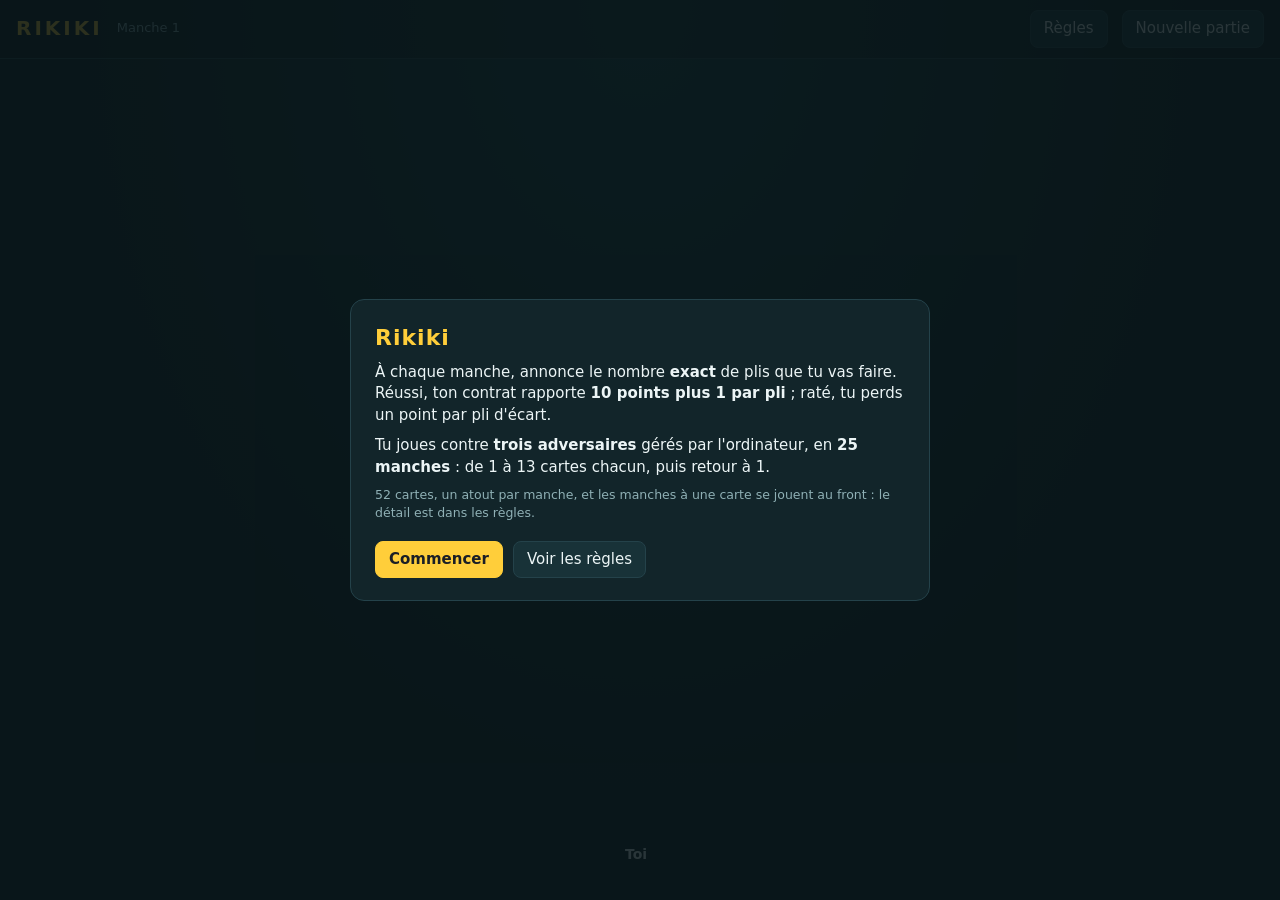
<file: rikiki.html>
<!DOCTYPE html>
<html lang="fr">
<head>
<meta charset="utf-8">
<meta name="viewport" content="width=device-width, initial-scale=1, viewport-fit=cover">
<title>Rikiki</title>
<link rel="stylesheet" href="cartes.css?v=a75e348d">
<style>
  /* Gabarit, en-tête, boutons, vignettes, statut, journal, feuilles : cartes.css.
     Ici : la teinte, les cartes, les annonces, le pli au centre et la main. */
  :root {
    --bg: #0a171a;
    --panel: #12252a;
    --line: #24424a;
    --text: #ecf5f6;
    --dim: #8fb0b5;
    --bg-top: #123a40;
    --btn: #183238;
    --btn-hover: #214249;
    --good: #4fbf6a;
    --bad: #e0574d;
    --red: #c8322b;
    --black: #1f2328;
    --gold: #d9a520;
    /* Ratio hauteur/largeur d'une carte : 1.4. Les cartes du pli se
       dimensionnent sur la hauteur réelle de la table (voir #table). */
    --hand-card: clamp(46px, min(11vh, 7vw), 80px);
    --trick-card: clamp(48px, min(12vh, 14vw), 96px);    /* navigateurs sans cqh */
    --mini-card: clamp(14px, min(3vh, 4vw), 22px);
    --front-card: clamp(28px, min(6vh, 4.4vw), 42px);    /* la carte au front d'un adversaire */
  }

  /* -------------------------------------------------------------- Cartes */
  .card {
    position: relative;
    flex: 0 0 auto;
    width: var(--cw);
    height: calc(var(--cw) * 1.4);
    border: 0; padding: 0;
    border-radius: calc(var(--cw) * .11);
    background: #fbf7ee;
    color: var(--sc, var(--black));
    box-shadow: 0 1px 0 rgba(0,0,0,.25), 0 3px 8px rgba(0,0,0,.45);
    overflow: hidden;
    cursor: default;
    font: inherit;
    transition: transform .15s, box-shadow .15s, opacity .15s;
  }
  .card:disabled { opacity: 1; }
  .card.red { --sc: var(--red); }
  /* L'atout : un filet doré à l'intérieur de la carte, dans la main comme sur la table. */
  .card.trump::after {
    content: ""; position: absolute; inset: 0; border-radius: inherit;
    box-shadow: inset 0 0 0 calc(var(--cw) * .06) var(--gold);
  }
  .card .corner {
    position: absolute; top: 5%; left: 7%;
    display: flex; flex-direction: column; align-items: center;
    line-height: .95;
  }
  .card .corner b { font-size: calc(var(--cw) * .3); font-weight: 900; letter-spacing: -.04em; }
  .card .corner i { font-style: normal; font-size: calc(var(--cw) * .24); }
  .card .pip {
    position: absolute; inset: 0;
    display: flex; align-items: center; justify-content: center;
    padding: 22% 0 0 18%;
    font-size: calc(var(--cw) * .62); line-height: 1;
  }
  .card.back {
    background: repeating-linear-gradient(45deg, #1d5f68 0 5px, #236e78 5px 10px);
    box-shadow: inset 0 0 0 calc(var(--cw) * .07) #f1e6d2, 0 3px 8px rgba(0,0,0,.45);
  }

  /* ------------------------------------------------------------ Adversaires */
  .player .name { gap: 7px; }
  /* L'annonce, puis les plis faits sur l'annonce : vert quand le compte est
     juste, rouge quand le contrat ne peut plus être réussi. */
  .chip {
    font-size: 11px; font-weight: 800; white-space: nowrap;
    padding: 1px 7px; border-radius: 999px;
    background: #24424a; color: var(--text);
  }
  .chip:empty { display: none; }
  .chip.ok { background: var(--good); color: #0e2412; }
  .chip.bad { background: var(--bad); color: #fff; }
  .fan { --fan: .55; align-items: center; min-height: calc(var(--mini-card) * 1.4); }
  .fan .more { margin-left: 6px; }
  /* Au front : la carte de l'adversaire, face visible, assez grande pour se lire. */
  .fan.front { min-height: calc(var(--front-card) * 1.4); padding-left: 0; }
  .fan.front .card { --cw: var(--front-card); margin-left: 0; }
  /* Le donneur, et en fin de manche les points marqués. */
  .bubble {
    position: absolute; top: -8px; right: 8px;
    font-size: 11px; font-weight: 700;
    padding: 1px 7px; border-radius: 999px;
    background: #24424a; color: var(--dim);
    border: 1px solid var(--line);
  }
  .bubble.pos { background: var(--good); color: #0e2412; border-color: var(--good); }
  .bubble.neg { background: var(--bad); color: #fff; border-color: var(--bad); }

  /* ----------------------------------------------------------------- Table */
  /* Pendant les annonces : la carte retournée et les nombres à annoncer.
     Pendant le jeu : le pli, une place par joueur dans l'ordre de pose, le nom
     sous la carte. Dessous, l'atout et le total des annonces. */
  #table { flex-direction: column; gap: 10px; --cw: var(--trick-card); }
  @supports (width: 1cqh) {
    /* 62px = noms sous les cartes + ligne d'information + écarts. */
    #table { --trick-card: clamp(36px, min((100cqh - 62px) / 1.4, (100cqw - 40px) / 4.4), 104px); }
    /* 150px = nombres à annoncer (deux rangées au plus) + ligne d'information + écarts. */
    #table.bidding { --trick-card: clamp(30px, min((100cqh - 150px) / 1.4, 22cqw), 96px); }
  }
  #trick[hidden], #deal[hidden], #bidPick[hidden] { display: none; }
  #trick { display: flex; gap: 10px; justify-content: center; align-items: flex-start; }
  #trick.old { opacity: .38; }
  .slot { display: flex; flex-direction: column; align-items: center; gap: 4px; }
  .slot .who {
    font-size: 12px; color: var(--dim); line-height: 1.2;
    max-width: calc(var(--cw) + 10px); white-space: nowrap; overflow: hidden; text-overflow: ellipsis;
  }
  .slot.lead .who { color: var(--text); font-weight: 700; }
  .empty {
    flex: none; width: var(--cw); height: calc(var(--cw) * 1.4);
    border: 2px dashed var(--line); border-radius: calc(var(--cw) * .11);
  }
  #trick .card.win { box-shadow: 0 0 0 3px var(--accent), 0 6px 14px rgba(0,0,0,.5); transform: translateY(-4px); }
  #trick .card.ghost { opacity: .5; }
  #trick .card.pop { animation: pop .26s ease-out; }

  #deal { display: flex; align-items: center; gap: 14px; }
  #deal .caption { font-size: 14px; color: var(--dim); max-width: 210px; }
  #deal .caption b { color: var(--text); }
  #deal .empty { display: grid; place-items: center; color: var(--dim); font-size: 12px; text-align: center; }
  #bidPick { display: flex; flex-wrap: wrap; justify-content: center; gap: 6px; max-width: 720px; padding: 0 8px; }
  #bidPick button { min-width: 42px; height: 40px; padding: 0 8px; font-size: 16px; font-weight: 800; }
  #bidPick button.sel { background: var(--accent); color: var(--ink); border-color: var(--accent); opacity: 1; }
  #bidPick button.no { text-decoration: line-through; }

  #tableInfo { display: flex; gap: 8px; flex-wrap: wrap; justify-content: center; align-items: center; font-size: 12px; color: var(--dim); }
  .badge {
    font-weight: 800; padding: 2px 10px; border-radius: 999px;
    background: var(--btn); border: 1px solid var(--line); color: var(--text);
  }
  .badge.trumpBadge { border-color: var(--gold); }
  .badge .red, #status b.red { color: #ff7a70; }

  /* ------------------------------------------------------------------ Main */
  /* Une couleur = un groupe de cartes chevauchées, l'atout en tête. */
  #hand {
    display: flex; flex-wrap: wrap; justify-content: center; align-items: flex-end;
    gap: 14px 10px;
    padding: 16px 10px 8px;
    --cw: var(--hand-card);
  }
  .group { display: flex; padding-left: calc(var(--cw) * .45); }
  .group .card { margin-left: calc(var(--cw) * -.45); }
  #hand .card.pickable { cursor: pointer; }
  #hand .card.pickable:hover { transform: translateY(-5px); }
  /* Assombrie plutôt que transparente : dans un groupe chevauché, la
     transparence laisserait voir la carte du dessous. */
  #hand .card.dead { filter: brightness(.55) saturate(.5); }
  #hand .card.sel, #hand .card.sel:hover { transform: translateY(-12px); box-shadow: 0 0 0 3px var(--accent), 0 10px 18px rgba(0,0,0,.55); }
  #hand .card.pop { animation: pop .26s ease-out; }
  #hand .note { align-self: center; font-size: 13px; color: var(--dim); }

  /* -------------------------------------------------------------- Feuilles */
  td.pos { color: var(--good); }
  td.neg { color: var(--bad); }
  .next-round b { color: var(--text); }

  /* ------------------------------------------------- Téléphone (portrait) */
  @media (max-width: 560px) {
    main { padding-top: 12px; }                   /* place pour les bulles de la première rangée */

    #opponents .player { --mini-card: clamp(12px, 3.6vw, 17px); --front-card: clamp(26px, 8vw, 34px); padding: 5px 7px 6px; }
    #opponents .player .name { margin-bottom: 3px; }
    #opponents .fan { --fan: .7; }
    .chip { font-size: 9.5px; padding: 0 5px; }
    .bubble { font-size: 9.5px; top: -9px; right: 4px; padding: 0 5px; }

    #table { gap: 7px; }
    @supports (width: 1cqh) {
      #table { --trick-card: clamp(36px, min((100cqh - 56px) / 1.4, (100cqw - 36px) / 4.3), 90px); }
      #table.bidding { --trick-card: clamp(30px, min((100cqh - 150px) / 1.4, 22cqw), 80px); }
    }
    #trick { gap: 7px; }
    .slot .who { font-size: 11px; }
    #deal .caption { font-size: 12.5px; }
    #bidPick { gap: 5px; }
    #bidPick button { min-width: 38px; height: 38px; font-size: 15px; padding: 0 6px; }
    #tableInfo { font-size: 11px; }

    #hand {
      --k: clamp(5, calc(var(--n, 13) * .42 + 1.6), 7.2);
      --hand-card: min((100vw - 20px) / var(--k), 80px);
      gap: 12px 6px;
      padding: 14px 6px 2px;
    }
  }
</style>
</head>
<body>

<header>
  <h1>RIKIKI</h1>
  <span class="meta" id="roundInfo">Manche 1</span>
  <span class="spacer"></span>
  <button id="btnRules">Règles</button>
  <button id="btnNew">Nouvelle partie</button>
</header>

<main>
  <div id="opponents"></div>
  <div id="table">
    <div id="deal" hidden></div>
    <div id="bidPick" hidden></div>
    <div id="trick"></div>
    <div id="tableInfo"><span class="badge trumpBadge" id="trumpInfo"></span><span id="bidsInfo"></span></div>
  </div>
  <div id="status"></div>
  <div id="log"></div>
  <div id="actions"></div>
  <div id="me">
    <div class="name"><span>Toi</span><span class="chip" id="myChip"></span><span class="tag" id="myTag"></span></div>
    <div id="hand"></div>
  </div>
</main>

<!-- Écran de démarrage -->
<div class="overlay" id="startOverlay">
  <div class="sheet">
    <h2>Rikiki</h2>
    <p>À chaque manche, annonce le nombre <b>exact</b> de plis que tu vas faire. Réussi, ton contrat
       rapporte <b>10 points plus 1 par pli</b> ; raté, tu perds un point par pli d'écart.</p>
    <p>Tu joues contre <b>trois adversaires</b> gérés par l'ordinateur, en <b>25 manches</b> : de 1 à
       13 cartes chacun, puis retour à 1.</p>
    <p class="hint">52 cartes, un atout par manche, et les manches à une carte se jouent au front : le
       détail est dans les règles.</p>
    <div class="actions">
      <button class="primary" id="btnStart">Commencer</button>
      <button id="btnRules2">Voir les règles</button>
    </div>
  </div>
</div>

<!-- Règles -->
<div class="overlay" id="rulesOverlay" hidden>
  <div class="sheet">
    <h2>Règles</h2>
    <p>Un jeu de <b>52 cartes</b>, de l'As, la plus forte, au 2. La partie se joue en <b>25 manches</b> :
       une carte chacun à la première, une de plus à chaque manche jusqu'à <b>13</b>, puis une de moins
       jusqu'à 1 — c'est l'ascenseur. Le donneur change à chaque manche.</p>
    <h3>L'atout</h3>
    <p>Après la distribution, la carte suivante du paquet est retournée : sa couleur est l'<b>atout</b>
       de la manche. À 13 cartes, il n'en reste aucune : la manche se joue <b>sans atout</b>.</p>
    <h3>Les annonces</h3>
    <p>En commençant par le joueur qui suit le donneur, chacun annonce le nombre de plis qu'il pense
       faire, de 0 au nombre de cartes. Le <b>donneur parle en dernier</b> et n'a pas le droit de faire
       tomber le total juste : il y a toujours au moins un contrat raté.</p>
    <h3>Les plis</h3>
    <p>Le joueur qui suit le donneur entame le premier pli. Chacun à son tour pose une carte : il doit
       <b>fournir</b> la couleur demandée s'il en a. Sinon il joue ce qu'il veut — <b>couper</b> avec
       un atout ou se défausser : rien n'oblige à couper, ni à monter.</p>
    <p>Le pli va à l'<b>atout le plus fort</b>, ou à défaut à la plus forte carte de la couleur
       demandée. Son gagnant entame le pli suivant.</p>
    <h3>Au front</h3>
    <p>Dans les deux manches à <b>une carte</b>, chacun la pose sur son front sans la regarder : tu vois
       les cartes des trois autres, pas la tienne. On annonce d'après ce qu'on voit — et d'après les
       annonces des autres, qui, eux, voient ta carte. Puis les cartes tombent d'elles-mêmes, dans
       l'ordre.</p>
    <h3>Les points</h3>
    <ul>
      <li><b>Contrat réussi</b>, exactement le nombre de plis annoncé : <b>10 points + 1 par pli</b>.
          Annoncer 0 et n'en faire aucun rapporte 10.</li>
      <li><b>Contrat raté</b> : <b>−1 point par pli d'écart</b>, en plus ou en moins.</li>
    </ul>
    <p>Après les 25 manches, le plus haut total gagne.</p>
    <p class="hint">D'après l'article « Ascenseur (jeu de cartes) » de Wikipédia, où le jeu porte aussi
       les noms de Rikiki, Escalier ou Grimpette.</p>
    <div class="actions"><button class="primary" id="btnCloseRules">Fermer</button></div>
  </div>
</div>

<!-- Fin de manche / de partie -->
<div class="overlay" id="scoreOverlay" hidden>
  <div class="sheet">
    <h2 id="scoreTitle">Fin de la manche</h2>
    <div id="scoreBody"></div>
    <div class="actions">
      <button class="primary" id="btnNext">Manche suivante</button>
    </div>
  </div>
</div>

<script>
"use strict";

/* =========================================================================
   RIKIKI — jeu de plis à annonces (aussi appelé l'Ascenseur).
   Un humain contre 3 adversaires gérés par l'ordinateur.

   Règles d'après l'article de Wikipédia « Ascenseur (jeu de cartes) », avec
   les choix fixes de l'auteur : 25 manches de 1 à 13 cartes puis de 12 à 1 ;
   la carte retournée donne l'atout, la manche à 13 cartes se joue sans
   atout ; le donneur ne peut pas faire tomber le total des annonces juste ;
   fournir est obligatoire, couper et monter ne le sont pas ; contrat réussi
   10 points + 1 par pli, raté −1 par pli d'écart ; les manches à une carte se
   jouent au front. Le détail est dans le panneau des règles.
   ========================================================================= */

/* Couleurs 0 à 3, dans l'ordre de la main : noires et rouges alternent. */
const SUIT_SYM = ["♠", "♥", "♣", "♦"];
const SUIT_NAME = ["pique", "cœur", "trèfle", "carreau"];
const RED = [false, true, false, true];
const RANK_SHORT = { 11: "V", 12: "D", 13: "R", 14: "A" };
const AI_NAMES = ["Nora", "Elias", "Yuki", "Sacha", "Milo"];
const BID_MS = 900;              // un adversaire annonce
const THINK_MS = 750;            // un adversaire choisit sa carte
const FRONT_MS = 700;            // au front, chaque carte tombe seule
const TRICK_MS = 1300;           // le pli complet reste sur la table, son gagnant entouré
const END_MS = 2000;             // le dernier pli et la fin de manche annoncée, avant la feuille

const sleep = (ms) => new Promise((r) => setTimeout(r, ms));

/* ------------------------------------------------------------------ Paquet */
/* Valeurs 2 à 14 (As). `id` = 13 × couleur + valeur − 2 : c'est sous cette
   forme que les politiques simulent la suite de la manche. */
let uidSeq = 0;
const mkCard = (suit, rank) => ({ uid: ++uidSeq, suit, rank, id: suit * 13 + rank - 2 });

function buildDeck() {
  const d = [];
  for (let s = 0; s < 4; s++) for (let r = 2; r <= 14; r++) d.push(mkCard(s, r));
  return d;                                            // 4 × 13 = 52
}

function shuffle(a) {
  for (let i = a.length - 1; i > 0; i--) {
    const j = Math.floor(Math.random() * (i + 1));
    [a[i], a[j]] = [a[j], a[i]];
  }
  return a;
}

const rankLabel = (r) => RANK_SHORT[r] || String(r);
const cardLabel = (c) => rankLabel(c.rank) + SUIT_SYM[c.suit];
const plis = (k) => `${k} pli${k > 1 ? "s" : ""}`;
const signed = (n) => (n < 0 ? `−${-n}` : `+${n}`);
const pts = (n) => `${n < 0 ? `−${-n}` : n} pt${Math.abs(n) > 1 ? "s" : ""}`;

/* Les manches : une carte, puis une de plus jusqu'au maximum, puis on redescend.
   À quatre : 1 à 13 puis 12 à 1, 25 manches. */
function dealsFor(n) {
  const up = Array.from({ length: Math.floor(52 / n) }, (_, i) => i + 1);
  return [...up, ...up.slice(0, -1).reverse()];
}

/* Le score d'une manche : exactement l'annonce, 10 + 1 par pli ; sinon −1 par pli d'écart. */
const contract = (bid, tricks) => (bid === tricks ? 10 + tricks : -Math.abs(bid - tricks));

/* ------------------------------------------------------------------- État */
const S = {
  players: [],        // { name, ai, policy, hand, bid (null avant d'annoncer), tricks, score, rounds, gain }
  deals: [],          // nombre de cartes de chaque manche
  round: 1,           // 1 à deals.length
  size: 0,            // cartes par joueur cette manche
  dealer: 0,
  firstDealer: 0,     // donneur de la première manche : il tourne d'une partie à l'autre
  games: 0,
  turned: null,       // la carte retournée, publique et hors jeu ; null quand tout est distribué
  trump: -1,          // couleur d'atout, -1 sans atout
  out: [],            // les cartes jamais distribuées, la retournée à part : personne ne les voit
  current: 0,
  trick: [],          // le pli en cours : { seat, card } dans l'ordre de pose
  lastTrick: null,    // { cards, winner } : le pli qu'on vient de ramasser, affiché en grisé
  history: [],        // les plis ramassés de la manche, { cards, winner } : information publique
  phase: "idle",      // idle | bid | play | ai | front | trick | over
  sel: null,          // uid de la carte que l'humain s'apprête à jouer
  bidSel: null,       // l'annonce que l'humain s'apprête à faire
  logs: [],
  busy: false,
  epoch: 0,           // change à chaque manche : un tour d'IA en vol d'une manche passée s'arrête
};

const el = (id) => document.getElementById(id);
const nplayers = () => S.players.length;
/* Les manches à une carte se jouent au front. */
const fronton = () => S.size === 1;
const bidding = () => S.players.some((p) => p.bid === null);
const ledSuit = () => (S.trick.length ? S.trick[0].card.suit : -1);

function log(msg) {
  S.logs.push(msg);
  if (S.logs.length > 3) S.logs.shift();
}

/* Tutoie l'humain, troisième personne pour les adversaires — jamais il/elle. */
const says = (p, second, third) => (p.ai ? `${p.name} ${third}` : `Tu ${second}`);

/* --------------------------------------------------------------- Légalité */
/* Toute la règle du jeu de la carte tient ici : le rendu, les clics et les IA
   passent par elle. On entame avec ce qu'on veut ; ensuite il faut fournir la
   couleur demandée si on en a, et sinon on joue n'importe quoi — couper n'est
   pas obligatoire, ni monter. */
function canPlay(seat, card) {
  const hand = S.players[seat].hand;
  if (!hand.includes(card)) return false;
  const led = ledSuit();
  return led < 0 || card.suit === led || !hand.some((c) => c.suit === led);
}
const legalCards = (seat) => S.players[seat].hand.filter((c) => canPlay(seat, c));

/* L'annonce interdite au donneur, qui parle en dernier : celle qui ferait
   tomber le total juste. null pour les autres, et quand les annonces déjà
   faites dépassent le nombre de plis. */
function forbiddenBid(seat) {
  if (seat !== S.dealer) return null;
  const others = S.players.reduce((t, p, i) => t + (i === seat ? 0 : p.bid || 0), 0);
  return others <= S.size ? S.size - others : null;
}
const canBid = (seat, k) => Number.isInteger(k) && k >= 0 && k <= S.size && k !== forbiddenBid(seat);
const legalBids = (seat) => [...Array(S.size + 1).keys()].filter((k) => canBid(seat, k));

/* `a`, posée après `b` qui tient le pli, le prend-elle ? Même couleur : la
   plus haute ; sinon seul un atout prend. */
const beats = (a, b) => (a.suit === b.suit ? a.rank > b.rank : a.suit === S.trump);
function trickWinner(trick) {
  let w = trick[0];
  for (const t of trick) if (beats(t.card, w.card)) w = t;
  return w.seat;
}

/* ------------------------------------------------------------ Mise en place */
function newGame(nPlayers) {
  S.players = [{ name: "Toi", ai: false, hand: [], bid: null, tricks: 0, score: 0, rounds: [], gain: 0 }];
  for (let i = 0; i < nPlayers - 1; i++) {
    S.players.push({ name: AI_NAMES[i], ai: true, policy: "sharp", hand: [], bid: null, tricks: 0, score: 0, rounds: [], gain: 0 });
  }
  S.deals = dealsFor(nPlayers);
  S.round = 1;
  // À la première partie, le dernier siège distribue : tu annonces et tu
  // entames le premier. Puis le premier donneur tourne d'une partie à l'autre.
  S.firstDealer = (S.games++ + nPlayers - 1) % nPlayers;
  buildBoard();
  startRound();
}

function startRound() {
  S.epoch++;
  const n = nplayers();
  S.size = S.deals[S.round - 1];
  S.dealer = (S.firstDealer + S.round - 1) % n;
  const deck = shuffle(buildDeck());
  for (const p of S.players) { p.hand = deck.splice(0, S.size); p.bid = null; p.tricks = 0; p.gain = 0; }
  S.turned = deck.length ? deck.shift() : null;
  S.trump = S.turned ? S.turned.suit : -1;
  S.out = deck;
  S.trick = [];
  S.lastTrick = null;
  S.history = [];
  S.sel = null;
  S.bidSel = null;
  S.logs = [];
  S.phase = "idle";            // un "over" hérité bloquerait beginTurn()
  S.busy = false;
  const dealer = S.players[S.dealer];
  log(`Manche ${S.round} : ${S.size === 1 ? "une carte, au front" : `${S.size} cartes`}, ${says(dealer, "distribues", "distribue")}.`);
  log(S.turned ? `Atout ${SUIT_NAME[S.trump]} : ${cardLabel(S.turned)} retourné.` : "Tout est distribué : sans atout.");
  S.current = (S.dealer + 1) % n;
  beginTurn();
}

/* --------------------------------------------------------------- Tours */
/* Le seul endroit où un tour commence : une annonce tant que tout le monde n'a
   pas annoncé, une carte ensuite. Au front, personne ne choisit sa carte :
   chacun pose celle qu'il a sur le front (phase "front"). */
function beginTurn() {
  if (S.phase === "over") return;
  const p = S.players[S.current];
  if (bidding()) {
    if (p.ai) { S.phase = "ai"; render(); aiTurn(); return; }
    S.phase = "bid";
    S.bidSel = null;
    render();
    return;
  }
  if (fronton()) { S.phase = "front"; render(); aiTurn(); return; }
  if (p.ai) { S.phase = "ai"; render(); aiTurn(); return; }
  S.phase = "play";
  S.sel = null;
  render();
}

function doBid(seat, k) {
  const p = S.players[seat];
  p.bid = k;
  log(says(p, `annonces ${plis(k)}.`, `annonce ${plis(k)}.`));
  // Après le donneur, la main revient à son voisin, qui entame.
  S.current = (seat + 1) % nplayers();
  beginTurn();
}

function doPlay(seat, card) {
  const p = S.players[seat];
  p.hand.splice(p.hand.indexOf(card), 1);
  S.trick.push({ seat, card });
  S.lastTrick = null;
  if (S.trick.length === nplayers()) { closeTrick(); return; }
  S.current = (seat + 1) % nplayers();
  beginTurn();
}

/* Le pli complet reste sur la table TRICK_MS, son gagnant entouré et annoncé,
   avant d'être ramassé (phase "trick"). */
async function closeTrick() {
  const epoch = S.epoch;
  S.phase = "trick";
  S.busy = true;
  render();
  await sleep(TRICK_MS);
  if (epoch !== S.epoch) return;
  S.busy = false;
  endTrick();
}

function endTrick() {
  const winner = trickWinner(S.trick);
  const w = S.players[winner];
  w.tricks++;
  const done = { cards: S.trick, winner };
  S.history.push(done);
  S.lastTrick = done;
  log(`Pli pour ${winner === 0 ? "toi" : w.name} (${cardLabel(S.trick.find((t) => t.seat === winner).card)}).`);
  S.trick = [];
  if (!S.players[0].hand.length) { endRound(); return; }
  S.current = winner;
  beginTurn();
}

/* --------------------------------------------------------- Fin de manche */
/* La manche est comptée tout de suite ; la feuille attend END_MS, le temps de
   voir le dernier pli (une nouvelle manche lancée entre-temps l'annule). */
async function endRound() {
  for (const p of S.players) {
    p.gain = contract(p.bid, p.tricks);
    p.score += p.gain;
    p.rounds.push({ bid: p.bid, tricks: p.tricks, gain: p.gain });
  }
  S.phase = "over";
  S.busy = false;
  render();
  const epoch = S.epoch;
  await sleep(END_MS);
  if (epoch === S.epoch && S.phase === "over") showScores(S.round === S.deals.length);
}

function showScores(over) {
  const best = Math.max(...S.players.map((p) => p.score));
  let html = "<table><thead><tr><th>Joueur</th><th>Annonce</th><th>Plis</th><th>Manche</th><th>Total</th></tr></thead><tbody>";
  for (const p of S.players) {
    const win = over && p.score === best;
    html += `<tr${win ? ' class="win"' : ""}><td>${p.name}${win ? " 🏆" : ""}</td><td>${p.bid}</td><td>${p.tricks}</td>`
          + `<td class="${p.gain > 0 ? "pos" : "neg"}">${signed(p.gain)}</td><td>${p.score < 0 ? `−${-p.score}` : p.score}</td></tr>`;
  }
  html += "</tbody></table>";
  if (over) {
    const winners = S.players.filter((p) => p.score === best);
    html += winners.length === 1 && !winners[0].ai
      ? `<p class="next-round">🏆 <b>Tu l'emportes avec ${pts(best)} !</b></p>`
      : `<p class="next-round">🏆 <b>${winners.map((p) => p.name).join(" et ")}</b> ${winners.length > 1 ? "l'emportent" : "l'emporte"} avec ${pts(best)}.</p>`;
  } else {
    const size = S.deals[S.round];
    const dealer = S.players[(S.firstDealer + S.round) % nplayers()];
    html += `<p class="next-round">Manche suivante (${S.round + 1} sur ${S.deals.length}) : <b>${size === 1 ? "une carte, au front" : `${size} cartes`}</b>,`
          + ` ${dealer.ai ? `<b>${dealer.name}</b> distribue` : "<b>tu</b> distribues"}.</p>`;
  }
  el("scoreBody").innerHTML = html;
  el("scoreTitle").textContent = over ? "Fin de la partie" : `Fin de la manche ${S.round} sur ${S.deals.length}`;
  el("btnNext").textContent = over ? "Rejouer" : "Manche suivante";
  el("btnNext").dataset.over = over ? "1" : "";
  el("scoreOverlay").hidden = false;
}

/* ============================================================== ADVERSAIRES */

/* Deux politiques interchangeables. Chacune expose :
     bid(p, seat)  -> le nombre de plis annoncé
     play(p, seat) -> la carte à jouer, prise dans p.hand
   Hors du front, aucune ne consulte la main d'un autre joueur ni les cartes
   jamais distribuées (S.out) : elles disposent de leur main, de la carte
   retournée, des plis joués (S.history, S.trick), des annonces, des plis faits
   et du nombre de cartes de chacun. Au front, c'est l'inverse : bid() voit la
   carte des autres mais pas la sienne, et play() n'est jamais appelée — les
   cartes tombent seules. */

/* Déclarée en `function` : les tests la remplacent pour vérifier qu'aucune
   politique ne triche. */
function policyOf(p) { return POLICIES[p.policy] || sharpPolicy; }

/* ---------------------------------------------- Cartes en entiers (id) */
/* La couleur est id / 13, la valeur id % 13 : 0 pour le 2, 12 pour l'As. */
const suitOf = (id) => (id / 13) | 0;
const beatsId = (a, b, trump) => { const sa = suitOf(a); return sa === suitOf(b) ? a > b : sa === trump; };
/* Pour trier : les atouts au-dessus de toutes les autres cartes. */
const power = (id, trump) => (suitOf(id) === trump ? 13 : 0) + id % 13;
const bits = (m) => (m & 1) + (m >> 1 & 1) + (m >> 2 & 1) + (m >> 3 & 1);

/* Les plis qu'une main promet, à la louche : les gros atouts, les As, les Rois
   dans une main assez longue. Sert d'annonce à la politique simple et de
   modèle des annonces adverses à la redoutable. */
function handStrength(ids, len, trump) {
  let e = 0;
  for (let i = 0; i < len; i++) {
    const r = ids[i] % 13;
    if (suitOf(ids[i]) === trump) e += r >= 10 ? 1 : r >= 7 ? 0.6 : 0.35;
    else if (r === 12) e += 0.8;
    else if (r === 11 && len >= 4) e += 0.4;
  }
  return e;
}

/* Le coup « au plus juste », sur des entiers. Qui veut encore des plis
   (need > 0) prend le pli avec sa plus petite carte qui le prend, ou se
   défausse de la plus faible ; qui n'en veut plus passe sous la carte qui tient
   le pli avec sa plus forte carte qui ne prend pas — et, forcé de prendre,
   prend avec la plus forte s'il joue le dernier, la plus faible sinon (on peut
   encore passer dessus). Pour entamer : sa plus haute carte s'il veut des plis,
   sa plus faible sinon. hand : les ids, sur `len` cases ; best : l'id qui tient
   le pli, -1 pour entamer ; led : la couleur demandée. Renvoie un indice. */
function greedyIdx(hand, len, best, led, trump, need, last) {
  if (best < 0) {
    let pick = 0;
    for (let i = 1; i < len; i++) {
      const a = hand[i], b = hand[pick];
      if (need > 0 ? (a % 13) * 2 + (suitOf(a) === trump) > (b % 13) * 2 + (suitOf(b) === trump)
                   : power(a, trump) < power(b, trump)) pick = i;
    }
    return pick;
  }
  let follow = false;
  for (let i = 0; i < len; i++) if (suitOf(hand[i]) === led) { follow = true; break; }
  let low = -1, winLow = -1, winHigh = -1, loseHigh = -1;
  for (let i = 0; i < len; i++) {
    const c = hand[i];
    if (follow && suitOf(c) !== led) continue;
    const pw = power(c, trump);
    if (low < 0 || pw < power(hand[low], trump)) low = i;
    if (beatsId(c, best, trump)) {
      if (winLow < 0 || pw < power(hand[winLow], trump)) winLow = i;
      if (winHigh < 0 || pw > power(hand[winHigh], trump)) winHigh = i;
    } else if (loseHigh < 0 || pw > power(hand[loseHigh], trump)) loseHigh = i;
  }
  if (need > 0) return winLow >= 0 ? winLow : low;
  if (loseHigh >= 0) return loseHigh;
  return last ? winHigh : winLow;
}

/* Un coup légal tiré au hasard : le bruit du modèle adverse. */
function randomIdx(hand, len, led) {
  let k = 0;
  if (led >= 0) for (let i = 0; i < len; i++) if (suitOf(hand[i]) === led) k++;
  if (!k) return Math.floor(Math.random() * len);
  let r = Math.floor(Math.random() * k);
  for (let i = 0; i < len; i++) if (suitOf(hand[i]) === led && r-- === 0) return i;
  return 0;
}

/* Joue la fin d'une manche, tout le monde au plus juste — les adversaires de
   `me` au hasard une fois sur AI.noise. hands[s] : les ids de chacun (modifiés),
   lens[s] : leur nombre ; TB[0..tlen) : les cartes déjà posées dans le pli en
   cours, par leader, leader + 1… ; won[s] : les plis faits, complétés ici.
   Appelée des milliers de fois par décision : rien n'y est alloué. */
const TB = new Int8Array(8);
function rollout(hands, lens, leader, tlen, won, bids, trump, me) {
  const n = hands.length;
  for (;;) {
    let bestPos = 0;
    for (let i = 1; i < tlen; i++) if (beatsId(TB[i], TB[bestPos], trump)) bestPos = i;
    for (let i = tlen; i < n; i++) {
      const s = (leader + i) % n, h = hands[s], len = lens[s];
      const led = i ? suitOf(TB[0]) : -1;
      const x = s !== me && AI.noise && Math.random() < AI.noise ? randomIdx(h, len, led)
        : greedyIdx(h, len, i ? TB[bestPos] : -1, led, trump, bids[s] - won[s], i === n - 1);
      const c = h[x];
      h[x] = h[len - 1];
      lens[s] = len - 1;
      TB[i] = c;
      if (i && beatsId(c, TB[bestPos], trump)) bestPos = i;
    }
    leader = (leader + bestPos) % n;
    won[leader]++;
    tlen = 0;
    if (!lens[leader]) return;
  }
}

/* Les cartes que `seat` ne voit pas : ni dans sa main, ni retournée, ni jouées. */
function unknownIds(seat) {
  const known = new Uint8Array(52);
  for (const c of S.players[seat].hand) known[c.id] = 1;
  if (S.turned) known[S.turned.id] = 1;
  for (const h of S.history) for (const t of h.cards) known[t.card.id] = 1;
  for (const t of S.trick) known[t.card.id] = 1;
  const out = [];
  for (let id = 0; id < 52; id++) if (!known[id]) out.push(id);
  return out;
}

/* Les couleurs que chacun a montré ne plus avoir — il n'a pas fourni —, en
   masque de bits par siège. */
function voidsOf() {
  const v = S.players.map(() => 0);
  for (const trick of [...S.history.map((h) => h.cards), S.trick]) {
    if (!trick.length) continue;
    const led = trick[0].card.suit;
    for (const { seat, card } of trick) if (card.suit !== led) v[seat] |= 1 << led;
  }
  return v;
}

/* Distribue au hasard les cartes inconnues aux sièges de `order` : need[s]
   cartes chacun dans hands[s], jamais d'une couleur où il a renoncé. Les plus
   contraints servent d'abord ; après trente impasses, on oublie les renonces. */
function dealHidden(pool, hands, need, voids, order) {
  const used = new Uint8Array(pool.length);
  for (let attempt = 0; attempt < 30; attempt++) {
    shuffle(pool);
    used.fill(0);
    let ok = true;
    for (const s of order) {
      let k = 0;
      for (let i = 0; i < pool.length && k < need[s]; i++) {
        if (used[i] || (voids[s] >> suitOf(pool[i])) & 1) continue;
        used[i] = 1;
        hands[s][k++] = pool[i];
      }
      if (k < need[s]) { ok = false; break; }
    }
    if (ok) return;
  }
  shuffle(pool);
  let i = 0;
  for (const s of order) for (let k = 0; k < need[s]; k++) hands[s][k] = pool[i++];
}

/* ---------------------------------------------------------------------------
   Politique simple : annonce ce que sa main promet à la louche, joue au plus
   juste (prendre tant qu'il manque des plis, passer dessous ensuite), et au
   front annonce toujours 0. Les adversaires jouent toujours « sharp » ;
   celle-ci ne sert que de référence au banc d'essai.
   --------------------------------------------------------------------------- */
const simplePolicy = {
  bid(p, seat) {
    const legal = legalBids(seat);
    if (fronton()) return legal[0];
    const ids = p.hand.map((c) => c.id);
    const e = handStrength(ids, ids.length, S.trump);
    return legal.reduce((a, b) => (Math.abs(b - e) < Math.abs(a - e) ? b : a));
  },
  play(p, seat) {
    const ids = p.hand.map((c) => c.id);
    const best = S.trick.length ? S.trick.find((t) => t.seat === trickWinner(S.trick)).card.id : -1;
    const last = S.trick.length === nplayers() - 1;
    return p.hand[greedyIdx(ids, ids.length, best, ledSuit(), S.trump, p.bid - p.tricks, last)];
  },
};

/* ---------------------------------------------------------------------------
   Politique « redoutable ». Elle simule : AI.samples fois, elle distribue aux
   autres, au hasard, les cartes qu'elle ne voit pas — jamais d'une couleur où
   un joueur a renoncé —, puis joue la fin de la manche, tout le monde au plus
   juste vers son annonce. Chaque donne tirée compte d'autant moins qu'elle
   explique mal les annonces faites (AI.fit) : qui a annoncé 0 a peu de gros
   atouts. Elle garde l'annonce, puis à chaque pli la carte, qui lui rapporte le
   plus en moyenne.
   Au front, elle ne voit pas sa carte : elle essaie chacune de celles qu'elle
   ne voit pas, et les annonces déjà faites — par des joueurs qui, eux, la
   voient — rendent chacune plus ou moins vraisemblable (AI.trust).

   Réglages mesurés au banc d'essai : contre la politique simple, tout se vaut
   (elle gagne 83 à 88 % des parties quoi qu'on règle) ; entre redoutables,
   120 tirages battent 60 (56 % contre 44 %), et sans AI.fit on perd un peu.
   --------------------------------------------------------------------------- */
const AI = {
  samples: 120,    // donnes tirées par décision
  noise: 0.15,     // part des coups adverses joués au hasard dans les simulations
  fit: 0.6,        // poids d'une donne tirée, par pli d'écart entre ce qu'elle promet et l'annonce faite
  spite: 0,        // part de la moyenne des points des autres retranchée aux siens
  trust: 0.75,     // au front : confiance dans le modèle des annonces des autres
};

/* Ce que vaut une fin de manche simulée pour `seat`. */
function worth(won, bids, seat) {
  let others = 0;
  for (let s = 0; s < bids.length; s++) if (s !== seat) others += contract(bids[s], won[s]);
  return contract(bids[seat], won[seat]) - AI.spite * others / (bids.length - 1);
}

/* La vraisemblance d'une donne tirée : pour chaque annonce déjà faite, AI.fit
   par pli d'écart avec ce que promettait la main de son auteur — les cartes
   tirées plus celles qu'il a déjà jouées. */
function plausibility(base, need, playedBy, seat) {
  if (AI.fit >= 1) return 1;
  let w = 1;
  const full = new Int8Array(S.size);
  S.players.forEach((q, s) => {
    if (s === seat || q.bid === null) return;
    let len = 0;
    for (let k = 0; k < need[s]; k++) full[len++] = base[s][k];
    for (const id of playedBy[s]) full[len++] = id;
    w *= AI.fit ** Math.abs(handStrength(full, len, S.trump) - q.bid);
  });
  return w;
}

/* Le décor d'une simulation : les cartes inconnues, les renonces, l'ordre de
   distribution (les plus contraints d'abord), ce que chacun a déjà joué. */
function simSetup(seat) {
  const voids = voidsOf();
  const playedBy = S.players.map(() => []);
  for (const trick of [...S.history.map((h) => h.cards), S.trick]) for (const { seat: s, card } of trick) playedBy[s].push(card.id);
  return {
    pool: unknownIds(seat), voids, playedBy,
    order: S.players.map((_, s) => s).filter((s) => s !== seat).sort((a, b) => bits(voids[b]) - bits(voids[a])),
    need: S.players.map((q) => q.hand.length),
    base: S.players.map(() => new Int8Array(S.size)),
    hands: S.players.map(() => new Int8Array(S.size)),
  };
}

/* Au front : la carte de chacun se voit de tous, sauf de lui. Les chances de
   `seat` de prendre l'unique pli, sur les cartes qu'il ne voit pas, chacune
   pesée par les annonces de ceux qui ont parlé avant lui en la voyant. */
function frontChance(seat) {
  const n = nplayers(), trump = S.trump, leader = (S.dealer + 1) % n;
  const turned = S.turned ? S.turned.id : -1;
  const cards = S.players.map((q, s) => (s === seat ? -1 : q.hand[0].id));
  const winner = () => {
    let w = leader;
    for (let i = 1; i < n; i++) { const s = (leader + i) % n; if (beatsId(cards[s], cards[w], trump)) w = s; }
    return w;
  };
  // Les chances de `s` de prendre le pli, vues de `s` : sa carte est l'une
  // de celles qu'il ne voit pas.
  const chance = (s) => {
    const save = cards[s];
    let wins = 0, total = 0;
    for (let id = 0; id < 52; id++) {
      if (id === turned || cards.some((x, o) => o !== s && x === id)) continue;
      cards[s] = id;
      total++;
      if (winner() === s) wins++;
    }
    cards[s] = save;
    return wins / total;
  };
  const before = [];
  for (let i = 0; i < n && (leader + i) % n !== seat; i++) before.push((leader + i) % n);
  let mass = 0, winMass = 0;
  for (let c = 0; c < 52; c++) {
    if (c === turned || cards.includes(c)) continue;
    cards[seat] = c;
    let like = 1;
    for (const o of before) like *= (chance(o) > 0.5 ? 1 : 0) === S.players[o].bid ? AI.trust : 1 - AI.trust;
    mass += like;
    if (winner() === seat) winMass += like;
  }
  return winMass / mass;
}

/* L'annonce au front : 1 pli vaut P × 11 − (1 − P), 0 pli (1 − P) × 10 − P. */
function frontBid(seat) {
  const P = frontChance(seat);
  const value = (b) => (b ? P * 11 - (1 - P) : (1 - P) * 10 - P);
  return legalBids(seat).reduce((a, b) => (value(b) > value(a) ? b : a));
}

const sharpPolicy = {
  bid(p, seat) {
    if (fronton()) return frontBid(seat);
    const n = nplayers(), size = S.size, trump = S.trump;
    const legal = legalBids(seat);
    const st = simSetup(seat);
    const mine = p.hand.map((c) => c.id);
    const leader = (S.dealer + 1) % n;
    const bids = new Array(n), lens = new Array(n), won = new Array(n);
    const value = new Float64Array(size + 1);
    for (let k = 0; k < AI.samples; k++) {
      dealHidden(st.pool, st.base, st.need, st.voids, st.order);
      const w = plausibility(st.base, st.need, st.playedBy, seat);
      // Qui n'a pas encore annoncé annoncera ce que sa main promet.
      for (const s of st.order) bids[s] = S.players[s].bid ?? Math.min(size, Math.round(handStrength(st.base[s], size, trump)));
      for (const b of legal) {
        for (let s = 0; s < n; s++) {
          lens[s] = size;
          won[s] = 0;
          if (s === seat) st.hands[s].set(mine); else st.hands[s].set(st.base[s]);
        }
        bids[seat] = b;
        rollout(st.hands, lens, leader, 0, won, bids, trump, seat);
        value[b] += w * worth(won, bids, seat);
      }
    }
    return legal.reduce((a, b) => (value[b] > value[a] ? b : a));
  },

  play(p, seat) {
    const legal = legalCards(seat);
    if (legal.length === 1) return legal[0];
    const n = nplayers(), trump = S.trump;
    const st = simSetup(seat);
    const bids = S.players.map((q) => q.bid);
    const leader = S.trick.length ? S.trick[0].seat : seat;
    const tlen = S.trick.length;
    const mine = p.hand.map((c) => c.id);
    const lens = new Array(n), won = new Array(n);
    const value = new Float64Array(legal.length);
    for (let k = 0; k < AI.samples; k++) {
      dealHidden(st.pool, st.base, st.need, st.voids, st.order);
      const w = plausibility(st.base, st.need, st.playedBy, seat);
      legal.forEach((card, i) => {
        for (let s = 0; s < n; s++) {
          won[s] = S.players[s].tricks;
          if (s !== seat) { st.hands[s].set(st.base[s].subarray(0, st.need[s])); lens[s] = st.need[s]; }
        }
        let m = 0;
        for (const id of mine) if (id !== card.id) st.hands[seat][m++] = id;
        lens[seat] = m;
        for (let t = 0; t < tlen; t++) TB[t] = S.trick[t].card.id;
        TB[tlen] = card.id;
        rollout(st.hands, lens, leader, tlen + 1, won, bids, trump, seat);
        value[i] += w * worth(won, bids, seat);
      });
    }
    let best = 0;
    for (let i = 1; i < legal.length; i++) if (value[i] > value[best]) best = i;
    return legal[best];
  },
};

const POLICIES = { simple: simplePolicy, sharp: sharpPolicy };

/* Une annonce et une carte de l'ordinateur, vérifiées. */
function chooseBid(seat) {
  const p = S.players[seat];
  const k = policyOf(p).bid(p, seat);
  return canBid(seat, k) ? k : legalBids(seat)[0];
}
function chooseCard(seat) {
  const p = S.players[seat];
  const card = policyOf(p).play(p, seat);
  return card && canPlay(seat, card) ? card : legalCards(seat)[0];
}

/* ------------------------------------------------------------ Tour d'une IA */
/* Une annonce ou une carte de l'ordinateur, après une pause. Au front, la
   carte de chacun — la tienne comprise — tombe de la même façon. */
async function aiTurn() {
  const seat = S.current, epoch = S.epoch;
  const bid = bidding();
  S.busy = true;
  await sleep(bid ? BID_MS : fronton() ? FRONT_MS : THINK_MS);
  if (epoch !== S.epoch || S.current !== seat || (S.phase !== "ai" && S.phase !== "front")) return;
  S.busy = false;
  if (bid) doBid(seat, chooseBid(seat));
  else doPlay(seat, fronton() ? S.players[seat].hand[0] : chooseCard(seat));
}

/* ================================================================= ENTRÉES */

/* Un clic sur un nombre le choisit ; un second clic l'annonce. */
function onBidClick(k) {
  if (S.phase !== "bid" || S.busy || S.current !== 0 || !canBid(0, k)) return;
  if (S.bidSel === k) { onAnnounceClick(); return; }
  S.bidSel = k;
  render();
}

function onAnnounceClick() {
  if (S.phase !== "bid" || S.busy || S.current !== 0 || !canBid(0, S.bidSel)) return;
  const k = S.bidSel;
  S.bidSel = null;
  doBid(0, k);
}

/* Un clic choisit la carte ; un second clic sur la même la joue. */
function onCardClick(uid) {
  if (S.phase !== "play" || S.busy || S.current !== 0) return;
  const card = S.players[0].hand.find((c) => c.uid === uid);
  if (!card || !canPlay(0, card)) return;
  if (S.sel === uid) { onPlayClick(); return; }
  S.sel = uid;
  render();
}

function onPlayClick() {
  if (S.phase !== "play" || S.busy || S.current !== 0) return;
  const card = S.players[0].hand.find((c) => c.uid === S.sel);
  if (!card || !canPlay(0, card)) return;
  S.sel = null;
  doPlay(0, card);
}

/* ================================================================== RENDU */

function mk(tag, cls, text) {
  const e = document.createElement(tag);
  if (cls) e.className = cls;
  if (text !== undefined) e.textContent = text;
  return e;
}

function cardEl(c, extra) {
  const cls = "card" + (!c ? " back" : (RED[c.suit] ? " red" : "") + (c.suit === S.trump ? " trump" : ""));
  const b = mk("button", cls + (extra ? " " + extra : ""));
  if (c) {
    const corner = mk("span", "corner");
    corner.appendChild(mk("b", null, rankLabel(c.rank)));
    corner.appendChild(mk("i", null, SUIT_SYM[c.suit]));
    b.appendChild(corner);
    b.appendChild(mk("span", "pip", SUIT_SYM[c.suit]));
  }
  b.disabled = true;
  return b;
}

/* Une carte dans une phrase : « R♥ », en rouge pour les cœurs et les carreaux. */
const cardHtml = (c) => `<b${RED[c.suit] ? ' class="red"' : ""}>${cardLabel(c)}</b>`;

function buildBoard() {
  const host = el("opponents");
  host.innerHTML = "";
  S.players.forEach((p, pi) => {
    if (pi === 0) return;
    const box = mk("div", "player");
    const name = mk("div", "name");
    name.appendChild(mk("span", null, p.name));
    const chip = mk("span", "chip");
    const tag = mk("span", "tag", "");
    name.appendChild(chip);
    name.appendChild(tag);
    box.appendChild(name);
    const fan = mk("div", "fan");
    box.appendChild(fan);
    const bubble = mk("span", "bubble");
    box.appendChild(bubble);
    host.appendChild(box);
    Object.assign(p, { _box: box, _chip: chip, _tag: tag, _fan: fan, _bubble: bubble });
  });
}

let shownUids = new Set();

/* L'annonce pendant les annonces ; ensuite plis faits / annonce, vert quand le
   compte est juste, rouge quand le contrat ne peut plus être réussi. */
function chipOf(p) {
  if (p.bid === null) return { text: "", cls: "" };
  if (bidding()) return { text: plis(p.bid), cls: "" };
  const lost = p.tricks > p.bid || p.bid - p.tricks > p.hand.length;
  return { text: `${p.tricks} / ${p.bid}`, cls: p.tricks === p.bid ? "ok" : lost ? "bad" : "" };
}

function setChip(node, p) {
  const chip = chipOf(p);
  node.textContent = chip.text;
  node.className = "chip" + (chip.cls ? " " + chip.cls : "");
}

function statusHtml() {
  const p = S.players[S.current];
  const me = S.players[0];
  switch (S.phase) {
    case "bid": {
      const f = forbiddenBid(0);
      const no = f !== null ? ` <b>${f}</b> est interdit : le total tomberait juste.` : "";
      if (fronton()) return `Au front : tu vois les cartes des autres, pas la tienne. Combien de plis ?${no}`;
      return `Combien de plis feras-tu ?${no}`;
    }
    case "ai":
      if (bidding()) return S.current === S.dealer ? `<b>${p.name}</b> distribue et annonce en dernier…` : `<b>${p.name}</b> annonce…`;
      return `<b>${p.name}</b> réfléchit…`;
    case "front":
      return S.current === 0 ? "Ta carte tombe de ton front…" : `La carte de <b>${p.name}</b> tombe de son front…`;
    case "play": {
      const led = ledSuit();
      const sel = me.hand.find((c) => c.uid === S.sel);
      let first;
      if (sel && !S.trick.length) first = `Tu entames avec ${cardHtml(sel)}.`;
      else if (sel) {
        const best = S.trick.find((t) => t.seat === trickWinner(S.trick)).card;
        first = `Ton ${cardHtml(sel)} ${beats(sel, best) ? "prendrait le pli, pour l'instant" : "ne prendrait pas le pli"}.`;
      } else if (!S.trick.length) first = "À toi d'entamer.";
      else if (me.hand.some((c) => c.suit === led)) first = `À toi : fournis à ${SUIT_SYM[led]}.`;
      else first = `À toi : pas de ${SUIT_SYM[led]}, coupe ou défausse-toi.`;
      const need = me.bid - me.tricks;
      const goal = need < 0 ? "Contrat dépassé."
        : need > me.hand.length ? "Contrat hors d'atteinte."
        : need === 0 ? "Tu as ton compte : ne prends plus rien."
        : `Il te faut encore ${plis(need)}.`;
      return `${first} ${goal}`;
    }
    case "trick": {
      const w = trickWinner(S.trick);
      const card = S.trick.find((t) => t.seat === w).card;
      return `Pli pour ${w === 0 ? "<b>toi</b>" : `<b>${S.players[w].name}</b>`} avec ${cardHtml(card)}.`;
    }
    case "over": {
      const head = S.round === S.deals.length ? "Fin de la partie" : "Fin de la manche";
      if (me.tricks === me.bid) return `${head} : contrat réussi, <b>${signed(me.gain)}</b>.`;
      return `${head} : ${plis(me.tricks)} pour ${me.bid} annoncé${me.bid > 1 ? "s" : ""}, <b>${signed(me.gain)}</b>.`;
    }
    default: return "";
  }
}

/* La table : pendant les annonces, la carte retournée et les nombres à
   annoncer (toujours là, actifs à ton tour : la table ne change pas de taille) ;
   ensuite le pli en cours, ou le dernier ramassé en grisé. */
function renderTable(next) {
  const me = S.players[0];
  const bids = bidding();
  el("table").classList.toggle("bidding", bids);
  el("deal").hidden = !bids;
  el("bidPick").hidden = !bids;
  el("trick").hidden = bids;

  if (bids) {
    const deal = el("deal");
    deal.innerHTML = "";
    deal.appendChild(S.turned ? cardEl(S.turned) : mk("div", "empty", "sans atout"));
    const cap = mk("div", "caption");
    cap.innerHTML = S.turned
      ? `Atout <b>${SUIT_NAME[S.trump]}</b> : la carte retournée.`
      : "Tout est distribué : la manche se joue <b>sans atout</b>.";
    deal.appendChild(cap);

    const pick = el("bidPick");
    pick.innerHTML = "";
    const mine = S.phase === "bid" && S.current === 0;
    const f = mine ? forbiddenBid(0) : null;
    for (let k = 0; k <= S.size; k++) {
      const b = mk("button", null, String(k));
      if (mine ? S.bidSel === k : me.bid === k) b.classList.add("sel");
      if (k === f) b.classList.add("no");
      b.disabled = !mine || k === f;
      b.addEventListener("click", () => onBidClick(k));
      pick.appendChild(b);
    }
  } else {
    const host = el("trick");
    host.innerHTML = "";
    const old = !S.trick.length && !!S.lastTrick;
    const cards = S.trick.length ? S.trick : old ? S.lastTrick.cards : [];
    host.classList.toggle("old", old);
    const n = nplayers();
    const lead = cards.length ? cards[0].seat : S.current;
    const win = S.phase === "trick" ? trickWinner(S.trick) : old ? S.lastTrick.winner : -1;
    const ghost = S.phase === "play" && S.current === 0 ? me.hand.find((c) => c.uid === S.sel) : null;
    for (let i = 0; i < n; i++) {
      const seat = (lead + i) % n;
      const slot = mk("div", "slot" + (i === 0 ? " lead" : ""));
      const t = cards[i];
      if (t) {
        let cls = t.seat === win ? "win" : "";
        if (!old && !shownUids.has(t.card.uid)) cls += " pop";
        if (!old) next.add(t.card.uid);
        slot.appendChild(cardEl(t.card, cls.trim()));
      } else if (ghost && i === cards.length) {
        slot.appendChild(cardEl(ghost, "ghost"));
      } else {
        slot.appendChild(mk("div", "empty"));
      }
      slot.appendChild(mk("span", "who", S.players[seat].name));
      host.appendChild(slot);
    }
  }

  const trump = el("trumpInfo");
  trump.innerHTML = S.trump >= 0
    ? `Atout <span${RED[S.trump] ? ' class="red"' : ""}>${SUIT_SYM[S.trump]}</span>`
    : "Sans atout";
  const total = S.players.reduce((t, p) => t + (p.bid || 0), 0);
  el("bidsInfo").textContent = `Annonces : ${total} pour ${plis(S.size)}`;
}

function renderHand(next) {
  const host = el("hand");
  const me = S.players[0];
  host.innerHTML = "";
  host.style.setProperty("--n", me.hand.length);
  if (fronton() && me.hand.length) {
    // Au front, ta carte reste de dos : tu ne la vois pas.
    const g = mk("div", "group");
    g.appendChild(cardEl(null));
    host.appendChild(g);
    host.appendChild(mk("span", "note", "ta carte, sur ton front"));
  } else {
    const playing = S.phase === "play" && S.current === 0 && !S.busy;
    // L'atout en tête, puis les autres couleurs dans l'ordre du cycle : le
    // noir et le rouge alternent toujours.
    const first = S.trump >= 0 ? S.trump : 0;
    for (let k = 0; k < 4; k++) {
      const suit = (first + k) % 4;
      const cards = me.hand.filter((c) => c.suit === suit).sort((a, b) => b.rank - a.rank);
      if (!cards.length) continue;
      const g = mk("div", "group");
      for (const c of cards) {
        next.add(c.uid);
        let cls = "";
        if (playing) cls += canPlay(0, c) ? " pickable" : " dead";
        if (playing && S.sel === c.uid) cls += " sel";
        if (!shownUids.has(c.uid)) cls += " pop";
        const b = cardEl(c, cls.trim());
        if (cls.includes("pickable")) {
          b.disabled = false;
          b.addEventListener("click", () => onCardClick(c.uid));
        }
        g.appendChild(b);
      }
      host.appendChild(g);
    }
  }
  setChip(el("myChip"), me);
  el("myTag").textContent = pts(me.score) + (S.dealer === 0 ? " · tu distribues" : "");
}

/* Un seul bouton, toujours présent : la hauteur de la zone ne bouge pas d'un
   tour à l'autre (sur téléphone, une zone vide se replie). */
function renderActions() {
  const host = el("actions");
  host.innerHTML = "";
  let label, fn, ok;
  if (S.phase === "bid") {
    ok = S.current === 0 && canBid(0, S.bidSel);
    label = ok ? `Annoncer ${plis(S.bidSel)}` : "Annoncer";
    fn = onAnnounceClick;
  } else {
    const card = S.phase === "play" && S.current === 0 && !S.busy ? S.players[0].hand.find((c) => c.uid === S.sel) : null;
    ok = !!card;
    label = card ? `Jouer ${cardLabel(card)}` : "Jouer";
    fn = onPlayClick;
  }
  const b = mk("button", "primary", label);
  b.disabled = !ok;
  b.addEventListener("click", fn);
  host.appendChild(b);
}

function render() {
  if (!S.players.length) return;
  const next = new Set();
  const live = ["bid", "play", "ai", "front"].includes(S.phase);
  // Adversaires
  S.players.forEach((p, pi) => {
    if (pi === 0 || !p._box) return;
    p._box.classList.toggle("active", live && S.current === pi);
    setChip(p._chip, p);
    p._tag.textContent = pts(p.score);
    p._fan.innerHTML = "";
    p._fan.classList.toggle("front", fronton());
    if (fronton()) {
      // Au front, tu vois la carte des autres.
      if (p.hand.length) p._fan.appendChild(cardEl(p.hand[0]));
    } else {
      const shown = Math.min(p.hand.length, 7);
      for (let i = 0; i < shown; i++) p._fan.appendChild(cardEl(null));
      if (p.hand.length > shown) p._fan.appendChild(mk("span", "more", `+${p.hand.length - shown}`));
    }
    const over = S.phase === "over";
    const bubble = over ? signed(p.gain) : S.dealer === pi ? "donne" : "";
    p._bubble.textContent = bubble;
    p._bubble.hidden = !bubble;
    p._bubble.className = "bubble" + (over ? (p.gain > 0 ? " pos" : " neg") : "");
  });

  renderTable(next);
  renderHand(next);
  shownUids = next;
  renderActions();
  el("me").classList.toggle("active", (S.phase === "bid" || S.phase === "play") && S.current === 0);
  el("status").innerHTML = statusHtml();
  el("log").innerHTML = S.logs.map((l) => `<div>${l}</div>`).join("");
  el("roundInfo").textContent = `Manche ${S.round}/${S.deals.length} · ${S.size === 1 ? "1 carte, au front" : `${S.size} cartes`}`;
}

/* ============================================================== Interface */
/* Toujours quatre joueurs : toi et trois adversaires « sharp », 25 manches.
   newGame() reste générique — les tests et le banc d'essai y asseyent
   d'autres tablées par startGame(n). */
const PLAYERS = 4;

function startGame(nPlayers = PLAYERS) {
  el("startOverlay").hidden = true;
  el("scoreOverlay").hidden = true;
  newGame(nPlayers);
}
el("btnStart").addEventListener("click", () => startGame());
el("btnNew").addEventListener("click", () => {
  el("scoreOverlay").hidden = true;
  el("startOverlay").hidden = false;
});
el("btnRules").addEventListener("click", () => { el("rulesOverlay").hidden = false; });
el("btnRules2").addEventListener("click", () => { el("rulesOverlay").hidden = false; });
el("btnCloseRules").addEventListener("click", () => { el("rulesOverlay").hidden = true; });

el("btnNext").addEventListener("click", () => {
  el("scoreOverlay").hidden = true;
  if (el("btnNext").dataset.over) { newGame(nplayers()); return; }
  S.round++;
  startRound();
});
</script>
</body>
</html>
</file>
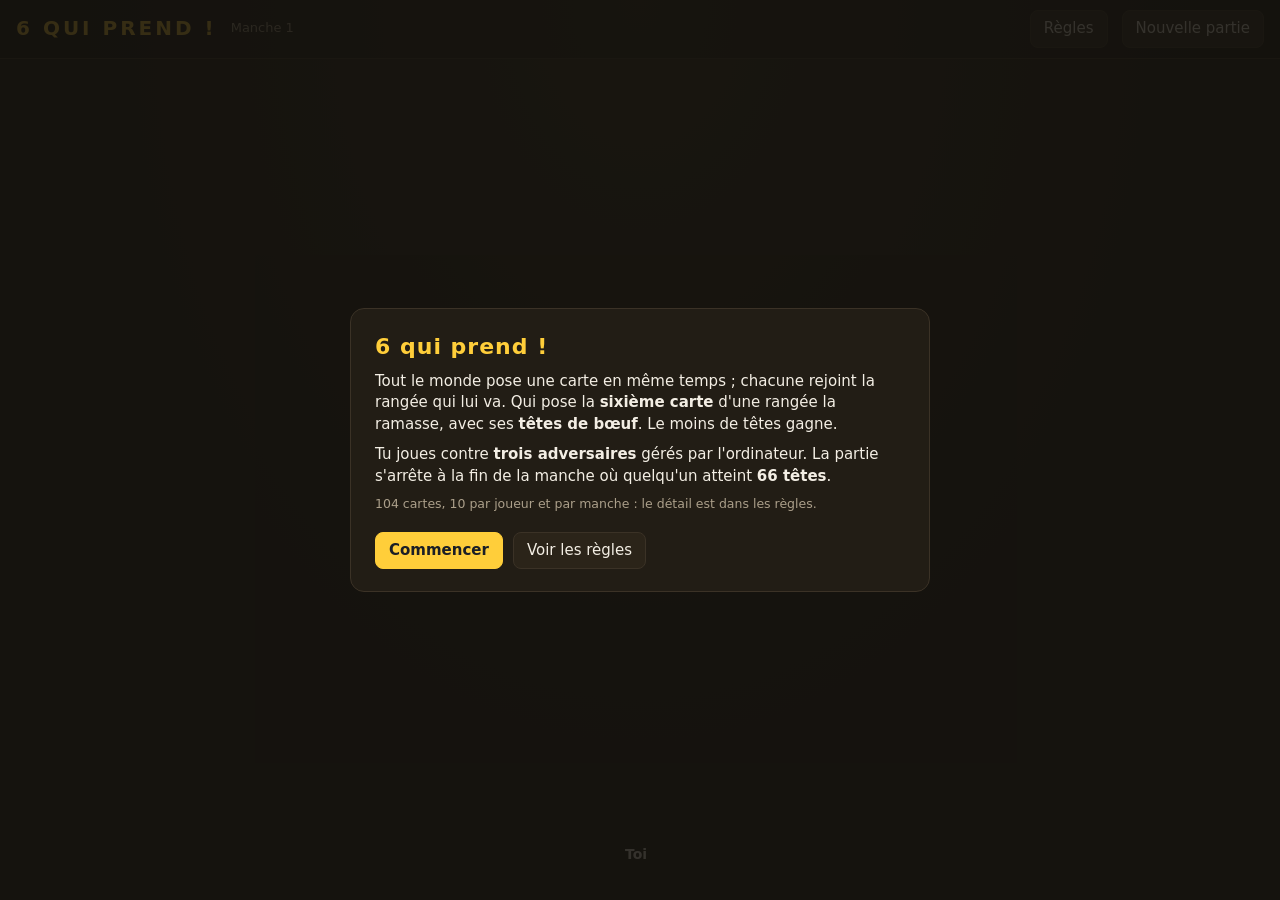
<file: six-qui-prend.html>
<!DOCTYPE html>
<html lang="fr">
<head>
<meta charset="utf-8">
<meta name="viewport" content="width=device-width, initial-scale=1, viewport-fit=cover">
<title>6 qui prend !</title>
<link rel="stylesheet" href="cartes.css?v=a75e348d">
<style>
  /* Gabarit, en-tête, boutons, vignettes, statut, journal, feuilles : cartes.css.
     Ici : la teinte, les cartes et leurs têtes de bœuf, les quatre rangées,
     la carte jouée de chaque adversaire et la main. */
  :root {
    --bg: #16130e;
    --panel: #221d15;
    --line: #3b3226;
    --text: #f3eee4;
    --dim: #ab9f8a;
    --bg-top: #2c2417;
    --btn: #2b2419;
    --btn-hover: #382f22;
    --red: #c8322b;
    /* Une tête de bœuf : cornes, oreilles, museau. Masque, pour la teindre. */
    --bull: url("data:image/svg+xml,%3Csvg xmlns='http://www.w3.org/2000/svg' viewBox='0 0 24 24'%3E%3Cpath d='M1 2C1 7 5 10 9 10h6c4 0 8-3 8-8-2 3-5 5-8 5H9C6 7 3 5 1 2zM7.5 8h9l-1 9c-.3 3-1.7 5-3.5 5s-3.2-2-3.5-5zM7.5 9l-4 2 4.5 1zM16.5 9l4 2-4.5 1z'/%3E%3C/svg%3E");
    /* Ratio hauteur/largeur d'une carte : 1.4. Les rangées se dimensionnent sur
       la place réelle de la table (voir #table). */
    --hand-card: clamp(42px, min(9.5vh, 6.5vw), 72px);
    --row-card: clamp(34px, min(8vh, 6vw), 70px);      /* navigateurs sans cqh */
    --mini-card: clamp(12px, min(2.4vh, 3.4vw), 18px);
    --tab-card: clamp(26px, min(5.6vh, 4vw), 40px);    /* carte jouée d'un adversaire */
  }

  /* -------------------------------------------------------------- Cartes */
  /* Le fond dit le nombre de têtes, comme sur les vraies cartes : blanc 1,
     bleu 2, jaune 3, rouge 5, violet 7 (le 55). */
  .card {
    position: relative;
    flex: 0 0 auto;
    width: var(--cw);
    height: calc(var(--cw) * 1.4);
    border: 0; padding: 0;
    border-radius: calc(var(--cw) * .12);
    background: var(--face, #f2eef8);
    color: #2b1f3d;
    box-shadow: 0 1px 0 rgba(0,0,0,.25), 0 3px 8px rgba(0,0,0,.45);
    overflow: hidden;
    cursor: default;
    font: inherit;
    transition: transform .15s, box-shadow .15s, opacity .15s;
  }
  .card:disabled { opacity: 1; }
  .card.h2 { --face: #cbe0f7; }
  .card.h3 { --face: #f6d973; }
  .card.h5 { --face: #f39d86; }
  .card.h7 { --face: #d29df0; }
  .card .heads {
    position: absolute; top: 7%; left: 5%; right: 5%;
    display: flex; justify-content: center; gap: calc(var(--cw) * .015);
    color: #5a2c7c;
  }
  .card .heads i {
    width: calc(var(--cw) * .2); aspect-ratio: 1;
    background: currentColor;
    -webkit-mask: var(--bull) center / contain no-repeat;
    mask: var(--bull) center / contain no-repeat;
  }
  .card.h5 .heads i { width: calc(var(--cw) * .13); }
  .card.h7 .heads i { width: calc(var(--cw) * .11); }
  .card.h7 .heads { color: #3a1656; }
  .card .num {
    position: absolute; inset: 24% 0 2%;
    display: flex; align-items: center; justify-content: center;
    font-size: calc(var(--cw) * .44); font-weight: 900; letter-spacing: -.04em; line-height: 1;
  }
  .card.back {
    background: repeating-linear-gradient(45deg, #4d2c70 0 5px, #5b3684 5px 10px);
    box-shadow: inset 0 0 0 calc(var(--cw) * .07) #e8dcc4, 0 3px 8px rgba(0,0,0,.45);
  }

  /* ------------------------------------------------------------ Adversaires */
  /* La vignette : nom, total et main à gauche ; à droite, la carte jouée ce
     tour — de dos tant que les cartes ne sont pas révélées. */
  .player { display: flex; align-items: center; gap: 10px; }
  .player .info { min-width: 0; }
  .player.active .played .card { box-shadow: 0 0 0 2px var(--accent), 0 3px 8px rgba(0,0,0,.45); }
  .fan { --fan: .7; align-items: center; min-height: calc(var(--mini-card) * 1.4); }
  .fan .more { margin-left: 6px; }
  .played { --cw: var(--tab-card); flex: none; width: var(--cw); height: calc(var(--cw) * 1.4); }
  .played:empty { border: 1px dashed var(--line); border-radius: calc(var(--cw) * .12); }
  /* Les têtes ramassées dans la manche. */
  .bubble {
    position: absolute; top: -8px; right: 8px;
    font-size: 11px; font-weight: 800;
    padding: 1px 7px; border-radius: 999px;
    background: #8e2c38; color: #fff;
    border: 1px solid #b4414f;
  }
  .tag .gain { color: #f0907e; }

  /* ----------------------------------------------------------------- Table */
  /* Quatre rangées de six places : cinq cartes, et la sixième, en rouge, qui
     fait ramasser. Les cartes se dimensionnent sur la table (cqh, cqw). Une
     rangée = bordure 4 + marges 7 + décompte 34 + 6 cartes + 6 écarts de 4,
     soit 6 cartes + 69px de large et 1,4 carte + 6px de haut. */
  #rows { --cw: var(--row-card); display: grid; gap: 4px 28px; }
  @supports (width: 1cqh) {
    /* En colonne : quatre rangées, trois écarts. */
    #rows { --row-card: clamp(26px, min((100cqh - 36px) / 5.6, (100cqw - 72px) / 6), 96px); }
    /* Table large et basse (portable, grand écran) : deux colonnes de deux
       rangées, des cartes presque deux fois plus grandes. C'est le meilleur
       choix dès que la table est environ 2,4 fois plus large que haute. */
    @container (min-aspect-ratio: 12 / 5) {
      #rows { grid-template-columns: auto auto; --row-card: clamp(26px, min((100cqh - 16px) / 2.8, (100cqw - 172px) / 12), 96px); }
    }
  }
  .line {
    display: flex; align-items: center; gap: 4px;
    padding: 1px 6px 1px 1px;
    border: 2px solid transparent; border-radius: 12px;
    transition: background .15s, border-color .15s;
  }
  .line .count {
    flex: none; width: 34px;
    display: flex; flex-direction: column; align-items: center; gap: 1px;
    font-size: 14px; font-weight: 800; line-height: 1; color: var(--dim);
  }
  .line .count i {
    width: 15px; height: 15px; background: currentColor;
    -webkit-mask: var(--bull) center / contain no-repeat;
    mask: var(--bull) center / contain no-repeat;
  }
  .line .count.hot { color: #f0907e; }
  .slot {
    flex: none; width: var(--cw); height: calc(var(--cw) * 1.4);
    border: 2px dashed rgba(255,255,255,.08); border-radius: calc(var(--cw) * .12);
  }
  .slot.six {
    border-color: rgba(200,50,43,.45);
    display: grid; place-items: center;
    color: rgba(200,50,43,.6); font-weight: 900; font-size: calc(var(--cw) * .42);
  }
  .line.target { border-color: var(--accent); background: rgba(255,206,58,.06); }
  .line.danger, .line.taking { border-color: var(--red); background: rgba(200,50,43,.16); }
  .line.pickable { border-color: var(--accent); cursor: pointer; }
  .line.pickable:hover { background: rgba(255,206,58,.12); }
  #rows .card.ghost { opacity: .5; }
  #rows .card.incoming { box-shadow: 0 0 0 3px var(--accent), 0 4px 10px rgba(0,0,0,.5); }
  #rows .line.taking .card.incoming { box-shadow: 0 0 0 3px var(--red), 0 4px 10px rgba(0,0,0,.5); }
  #rows .card.pop { animation: pop .26s ease-out; }

  /* ------------------------------------------------------------------ Main */
  #hand {
    display: flex; flex-wrap: wrap; justify-content: center; align-items: flex-end;
    gap: 10px 8px;
    padding: 16px 10px 8px;
    --cw: var(--hand-card);
  }
  #hand .card.pickable { cursor: pointer; }
  #hand .card.pickable:hover { transform: translateY(-5px); }
  #hand .card.sel, #hand .card.sel:hover, #hand .card.chosen {
    transform: translateY(-12px);
    box-shadow: 0 0 0 3px var(--accent), 0 10px 18px rgba(0,0,0,.55);
  }
  #hand .card.pop { animation: pop .26s ease-out; }

  /* -------------------------------------------------------------- Feuilles */
  .sheet .heads-scale { display: flex; gap: 8px; flex-wrap: wrap; margin: 10px 0 4px; --cw: 40px; }

  /* ------------------------------------------------- Téléphone (portrait) */
  @media (max-width: 560px) {
    main { padding-top: 12px; }                   /* place pour les bulles de la première rangée */

    #opponents .player { --mini-card: clamp(10px, 3vw, 14px); --tab-card: clamp(26px, 8.4vw, 34px); gap: 5px; padding: 5px 6px 6px; }
    #opponents .fan { --fan: .74; }
    .bubble { font-size: 9.5px; top: -9px; right: 4px; padding: 0 5px; }

    /* Une rangée = bordure 4 + marges 4 + décompte 26 + 6 cartes + 6 écarts de 3. */
    @supports (width: 1cqh) {
      #rows { --row-card: clamp(24px, min((100cqh - 36px) / 5.6, (100cqw - 54px) / 6), 80px); }
    }
    .line { gap: 3px; padding: 1px 3px 1px 1px; border-radius: 9px; }
    .line .count { width: 26px; font-size: 12px; }
    .line .count i { width: 12px; height: 12px; }

    /* Cinq cartes par rangée, de la même taille d'un bout à l'autre de la manche. */
    #hand {
      --hand-card: min((100vw - 44px) / 5, 7.6vh, 60px);
      gap: 10px 6px;
      padding: 14px 6px 2px;
    }
  }
</style>
</head>
<body>

<header>
  <h1>6 QUI PREND !</h1>
  <span class="meta" id="roundInfo">Manche 1</span>
  <span class="spacer"></span>
  <button id="btnRules">Règles</button>
  <button id="btnNew">Nouvelle partie</button>
</header>

<main>
  <div id="opponents"></div>
  <div id="table">
    <div id="rows"></div>
  </div>
  <div id="status"></div>
  <div id="log"></div>
  <div id="actions"></div>
  <div id="me">
    <div class="name"><span>Toi</span><span class="tag" id="myTag"></span></div>
    <div id="hand"></div>
  </div>
</main>

<!-- Écran de démarrage -->
<div class="overlay" id="startOverlay">
  <div class="sheet">
    <h2>6 qui prend !</h2>
    <p>Tout le monde pose une carte en même temps ; chacune rejoint la rangée qui lui va. Qui pose
       la <b>sixième carte</b> d'une rangée la ramasse, avec ses <b>têtes de bœuf</b>. Le moins de
       têtes gagne.</p>
    <p>Tu joues contre <b>trois adversaires</b> gérés par l'ordinateur. La partie s'arrête à la
       fin de la manche où quelqu'un atteint <b>66 têtes</b>.</p>
    <p class="hint">104 cartes, 10 par joueur et par manche : le détail est dans les règles.</p>
    <div class="actions">
      <button class="primary" id="btnStart">Commencer</button>
      <button id="btnRules2">Voir les règles</button>
    </div>
  </div>
</div>

<!-- Règles -->
<div class="overlay" id="rulesOverlay" hidden>
  <div class="sheet">
    <h2>Règles</h2>
    <p><b>104 cartes</b>, numérotées de 1 à 104. Chacune porte des <b>têtes de bœuf</b> : ce sont
       les points de pénalité.</p>
    <div class="heads-scale" id="headsScale"></div>
    <ul>
      <li>le <b>55</b> : 7 têtes ;</li>
      <li>les doubles — <b>11, 22, 33…</b> : 5 têtes ;</li>
      <li>les dizaines — <b>10, 20, 30…</b> : 3 têtes ;</li>
      <li>les autres multiples de 5 — <b>5, 15, 25…</b> : 2 têtes ;</li>
      <li>toutes les autres : 1 tête.</li>
    </ul>
    <h3>La manche</h3>
    <p>Chacun reçoit <b>10 cartes</b>, et 4 cartes posées face visible commencent les <b>4
       rangées</b>. Les 60 autres restent hors jeu : personne ne sait lesquelles.</p>
    <h3>Un tour</h3>
    <p>Chacun choisit une carte <b>en secret</b>. On les révèle ensemble, puis on les pose une à
       une, <b>de la plus petite à la plus grande</b>.</p>
    <ul>
      <li><b>Où va une carte</b> — sur la rangée dont la dernière carte est la plus proche
          <b>en dessous</b> d'elle. On n'a pas le choix.</li>
      <li><b>6 qui prend</b> — si cette rangée a déjà 5 cartes, la carte posée est la sixième :
          son joueur <b>ramasse les 5 cartes</b>, et la sienne commence la rangée.</li>
      <li><b>Carte trop petite</b> — plus petite que les dernières cartes de toutes les rangées :
          son joueur <b>choisit une rangée</b>, la ramasse, et sa carte la remplace. Il choisit
          en voyant les cartes révélées ce tour-là.</li>
    </ul>
    <h3>Les points</h3>
    <p>Après 10 tours, chacun compte les têtes de bœuf qu'il a ramassées. La partie s'arrête à
       la fin de la manche où quelqu'un atteint <b>66 têtes</b> ; le plus petit total gagne.</p>
    <p class="hint">Règle officielle de Wolfgang Kramer (1994).</p>
    <div class="actions"><button class="primary" id="btnCloseRules">Fermer</button></div>
  </div>
</div>

<!-- Fin de manche / de partie -->
<div class="overlay" id="scoreOverlay" hidden>
  <div class="sheet">
    <h2 id="scoreTitle">Fin de la manche</h2>
    <div id="scoreBody"></div>
    <div class="actions">
      <button class="primary" id="btnNext">Manche suivante</button>
    </div>
  </div>
</div>

<script>
"use strict";

/* =========================================================================
   6 QUI PREND ! — le jeu de cartes de Wolfgang Kramer (6 nimmt!, 1994).
   Un humain contre 3 adversaires gérés par l'ordinateur.

   Règle officielle : 104 cartes, 10 par joueur et par manche, les 60 autres
   hors jeu ; chacun choisit une carte en secret, on les pose de la plus petite
   à la plus grande ; la sixième carte d'une rangée la fait ramasser ; une
   carte plus petite que toutes les rangées fait ramasser la rangée de son
   choix. La partie s'arrête à 66 têtes, le plus petit total gagne.
   ========================================================================= */

const CARDS = 104;
const ROWS = 4;
const ROW_MAX = 5;               // la sixième carte fait ramasser
const DEAL = 10;                 // cartes par joueur et par manche
const TARGET = 66;               // fin de partie
const AI_NAMES = ["Nora", "Elias", "Yuki", "Sacha", "Milo", "Lou", "Inès", "Tom", "Ada"];
const THINK_MS = 350;            // un adversaire choisit sa carte
const REVEAL_MS = 900;           // lecture des cartes révélées avant de les poser
const PLACE_MS = 600;            // une carte posée
const TAKE_MS = 1400;            // une rangée ramassée : on la laisse voir
const END_MS = 2000;             // la fin de la manche annoncée, les rangées encore là, avant la feuille

const sleep = (ms) => new Promise((r) => setTimeout(r, ms));

/* ----------------------------------------------------------------- Paquet */
/* Têtes de bœuf : le 55 sept, les doubles (11, 22…) cinq, les dizaines trois,
   les autres multiples de 5 deux, le reste une. 171 en tout. */
const headsOf = (n) => (n === 55 ? 7 : n % 11 === 0 ? 5 : n % 10 === 0 ? 3 : n % 5 === 0 ? 2 : 1);
const HEADS = Array.from({ length: CARDS + 1 }, (_, n) => (n ? headsOf(n) : 0));

let uidSeq = 0;
const mkCard = (n) => ({ uid: ++uidSeq, n, heads: HEADS[n] });

function buildDeck() {
  const d = [];
  for (let n = 1; n <= CARDS; n++) d.push(mkCard(n));
  return d;
}

function shuffle(a) {
  for (let i = a.length - 1; i > 0; i--) {
    const j = Math.floor(Math.random() * (i + 1));
    [a[i], a[j]] = [a[j], a[i]];
  }
  return a;
}

const sumHeads = (cards) => cards.reduce((t, c) => t + c.heads, 0);
const headsLabel = (h) => `${h} tête${h > 1 ? "s" : ""}`;

/* ------------------------------------------------------------------- État */
const S = {
  players: [],        // { name, ai, policy, hand, pile (ramassé dans la manche), score, rounds, last }
  rows: [],           // les rangées, cartes dans l'ordre de pose ; la dernière est celle qui compte
  chosen: [],         // la carte choisie par chaque siège ce tour, null tant qu'il n'a pas choisi : secret
  queue: [],          // cartes révélées pas encore posées : { seat, card }, de la plus petite à la plus grande
  placing: null,      // { seat, card, row, take, low } : la pose en cours d'affichage
  seen: [],           // tout ce qui a été montré dans la manche (rangées de départ, cartes révélées) : public
  out: [],            // les cartes jamais distribuées, 60 à quatre : personne ne les voit
  round: 1,
  turn: 0,            // tour de la manche, 1 à 10
  target: TARGET,
  phase: "idle",      // idle | pick | place | row | over
  sel: null,          // uid de la carte que l'humain s'apprête à poser
  logs: [],
  busy: false,        // des cartes se posent : l'humain attend
  epoch: 0,           // change à chaque manche : une pose en vol d'une manche passée s'arrête
};

const el = (id) => document.getElementById(id);
const nplayers = () => S.players.length;

function log(msg) {
  S.logs.push(msg);
  if (S.logs.length > 3) S.logs.shift();
}

/* Tutoie l'humain, troisième personne pour les adversaires — jamais il/elle. */
const says = (p, second, third) => (p.ai ? `${p.name} ${third}` : `Tu ${second}`);

/* --------------------------------------------------------------- Légalité */
/* Où va une carte : la rangée dont la dernière carte est la plus proche en
   dessous d'elle. -1 si elle est plus petite que toutes : son joueur choisit
   alors la rangée qu'il ramasse. Toute la règle de pose tient ici : la pose,
   le rendu et les IA passent par elle. */
function targetRow(card) {
  let best = -1;
  S.rows.forEach((row, r) => {
    const end = row[row.length - 1].n;
    if (end < card.n && (best < 0 || end > S.rows[best][S.rows[best].length - 1].n)) best = r;
  });
  return best;
}

/* La rangée la moins chère ; à égalité, la plus courte, puis la première. */
function cheapestRow() {
  let best = 0;
  for (let r = 1; r < S.rows.length; r++) {
    const a = sumHeads(S.rows[r]), b = sumHeads(S.rows[best]);
    if (a < b || (a === b && S.rows[r].length < S.rows[best].length)) best = r;
  }
  return best;
}

/* ------------------------------------------------------------ Mise en place */
function newGame(nPlayers) {
  S.players = [{ name: "Toi", ai: false, hand: [], pile: [], score: 0, rounds: [], last: 0 }];
  for (let i = 0; i < nPlayers - 1; i++) {
    S.players.push({ name: AI_NAMES[i], ai: true, policy: "sharp", hand: [], pile: [], score: 0, rounds: [], last: 0 });
  }
  S.round = 1;
  buildBoard();
  startRound();
}

function startRound() {
  S.epoch++;
  const deck = shuffle(buildDeck());
  for (const p of S.players) {
    p.hand = deck.splice(0, DEAL).sort((a, b) => a.n - b.n);
    p.pile = [];
  }
  S.rows = deck.splice(0, ROWS).map((c) => [c]);
  S.out = deck;
  S.seen = S.rows.map((row) => row[0]);
  S.chosen = [];
  S.queue = [];
  S.placing = null;
  S.turn = 0;
  S.sel = null;
  S.logs = [];
  S.phase = "idle";            // un "over" hérité bloquerait beginTurn()
  S.busy = false;
  beginTurn();
}

/* ------------------------------------------------------------------ Tours */
/* Un tour : chacun choisit en secret (phase pick), puis les cartes révélées se
   posent de la plus petite à la plus grande (place), avec un arrêt si l'humain
   doit choisir la rangée qu'il ramasse (row). */
function beginTurn() {
  if (S.phase === "over") return;
  S.turn++;
  S.phase = "pick";
  S.chosen = S.players.map(() => null);
  S.queue = [];
  S.placing = null;
  S.sel = null;
  render();
  aiTurn();
}

/* La carte d'un siège tenu par l'ordinateur, vérifiée. */
function choose(seat) {
  const p = S.players[seat];
  const card = policyOf(p).pick(p, seat);
  return p.hand.includes(card) ? card : p.hand[0];
}

/* Les adversaires choisissent l'un après l'autre. Le dernier choix — le leur
   ou celui de l'humain — déclenche la révélation. La boucle relit p.ai à chaque
   fois : le banc d'essai confie le siège 0 à l'ordinateur en cours de route. */
async function aiTurn() {
  const epoch = S.epoch, turn = S.turn;
  for (;;) {
    const seat = S.players.findIndex((p, i) => p.ai && !S.chosen[i]);
    if (seat < 0) break;
    await sleep(THINK_MS);
    if (epoch !== S.epoch || turn !== S.turn || S.phase !== "pick") return;
    if (!S.chosen[seat]) S.chosen[seat] = choose(seat);
    render();
  }
  if (S.chosen.every(Boolean)) reveal();
}

/* Tout le monde a choisi : les cartes quittent les mains et se posent. */
function reveal() {
  S.queue = S.chosen.map((card, seat) => ({ seat, card })).sort((a, b) => a.card.n - b.card.n);
  for (const { seat, card } of S.queue) {
    const hand = S.players[seat].hand;
    hand.splice(hand.indexOf(card), 1);
  }
  S.seen.push(...S.queue.map((q) => q.card));
  S.sel = null;
  S.phase = "place";
  S.busy = true;
  render();
  resolveTurn();
}

/* Pose les cartes révélées une à une, en laissant le temps de suivre. `row` :
   la rangée que l'humain vient de choisir pour sa carte trop petite — on
   reprend alors là où on s'était arrêté, sans nouvelle pause de lecture. */
async function resolveTurn(row) {
  const epoch = S.epoch;
  if (row === undefined) {
    await sleep(REVEAL_MS);
    if (epoch !== S.epoch) return;
  }
  while (S.queue.length) {
    const { seat, card } = S.queue[0];
    const p = S.players[seat];
    let r = targetRow(card);
    const low = r < 0;
    if (low) {
      if (row !== undefined) r = row;
      else if (p.ai) r = rowFor(seat, card);
      else { S.phase = "row"; S.busy = false; render(); return; }
    }
    row = undefined;
    const take = low || S.rows[r].length >= ROW_MAX;
    S.placing = { seat, card, row: r, take, low };
    render();
    await sleep(take ? TAKE_MS : PLACE_MS);
    if (epoch !== S.epoch) return;
    S.placing = null;
    placeCard(seat, card, r);
    render();
  }
  S.busy = false;
  if (S.players.every((p) => !p.hand.length)) { endRound(); return; }
  beginTurn();
}

/* La rangée ramassée par un siège de l'ordinateur, vérifiée. */
function rowFor(seat, card) {
  const p = S.players[seat];
  const r = policyOf(p).row(p, seat, card);
  return Number.isInteger(r) && r >= 0 && r < S.rows.length ? r : cheapestRow();
}

/* Pose une carte révélée : la seule fonction qui touche aux rangées. La
   rangée est imposée par targetRow ; `row` ne sert que pour une carte trop
   petite, c'est alors le choix de son joueur. Renvoie les cartes ramassées. */
function placeCard(seat, card, row) {
  const p = S.players[seat];
  S.queue = S.queue.filter((q) => q.card !== card);
  const target = targetRow(card);
  const r = target >= 0 ? target : row;
  const line = S.rows[r];
  if (target >= 0 && line.length < ROW_MAX) {
    line.push(card);
    return [];
  }
  p.pile.push(...line);
  S.rows[r] = [card];
  const what = headsLabel(sumHeads(line));
  const take = p.ai ? "ramasse" : "ramasses";
  log(target < 0
    ? `${says(p, "ramasses", "ramasse")} la rangée du ${line[line.length - 1].n} avec ${p.ai ? "son" : "ton"} ${card.n} : ${what}.`
    : `${says(p, "poses", "pose")} le ${card.n} en 6e carte et ${take} ${what}.`);
  return line;
}

/* ------------------------------------------------------------ Fin de manche */
/* La manche est comptée tout de suite ; la feuille attend END_MS, le temps de
   voir la dernière carte posée (une nouvelle manche lancée entre-temps l'annule). */
async function endRound() {
  for (const p of S.players) {
    p.last = sumHeads(p.pile);
    p.score += p.last;
    p.rounds.push(p.last);
  }
  S.phase = "over";
  S.busy = false;
  render();
  const epoch = S.epoch;
  await sleep(END_MS);
  if (epoch === S.epoch && S.phase === "over") showScores(S.players.some((p) => p.score >= S.target));
}

function showScores(over) {
  const best = Math.min(...S.players.map((p) => p.score));
  let html = "<table><thead><tr><th>Joueur</th><th>Manche</th><th>Total</th></tr></thead><tbody>";
  for (const p of S.players) {
    const win = over && p.score === best;
    html += `<tr${win ? ' class="win"' : ""}><td>${p.name}${win ? " 🏆" : ""}</td>`
          + `<td>+${p.last}</td><td>${p.score}</td></tr>`;
  }
  html += "</tbody></table>";
  if (over) {
    const winners = S.players.filter((p) => p.score === best);
    html += winners.length === 1 && !winners[0].ai
      ? `<p class="next-round">🏆 <b>Tu l'emportes avec ${headsLabel(best)} !</b></p>`
      : `<p class="next-round">🏆 <b>${winners.map((p) => p.name).join(" et ")}</b> ${winners.length > 1 ? "l'emportent" : "l'emporte"} avec ${headsLabel(best)}.</p>`;
  } else {
    const worst = Math.max(...S.players.map((p) => p.score));
    html += `<p class="next-round">La partie s'arrête à la fin de la manche où quelqu'un atteint <b>${S.target} têtes</b>`
          + ` — le plus chargé en a ${worst}.</p>`;
  }
  el("scoreBody").innerHTML = html;
  el("scoreTitle").textContent = over ? "Fin de la partie" : `Fin de la manche ${S.round}`;
  el("btnNext").textContent = over ? "Rejouer" : "Manche suivante";
  el("btnNext").dataset.over = over ? "1" : "";
  el("scoreOverlay").hidden = false;
}

/* ============================================================== ADVERSAIRES */

/* Deux politiques interchangeables. Chacune expose :
     pick(p, seat)       -> la carte à poser, prise dans p.hand
     row(p, seat, card)  -> la rangée à ramasser quand `card` est trop petite

   Aucune ne consulte la main d'un autre joueur, la carte qu'il a choisie avant
   la révélation, ni les cartes jamais distribuées (S.out) : elles disposent de
   leur main, des rangées, de ce qui a été montré dans la manche (S.seen) et,
   pour choisir une rangée, des cartes révélées qui restent à poser. */

/* Déclarée en `function` : les tests la remplacent pour vérifier qu'aucune
   politique ne triche. */
function policyOf(p) { return POLICIES[p.policy] || sharpPolicy; }

/* Les rangées réduites à des nombres : dernière carte, longueur, têtes. */
function rowState() {
  return {
    ends: S.rows.map((row) => row[row.length - 1].n),
    lens: S.rows.map((row) => row.length),
    heads: S.rows.map(sumHeads),
  };
}

function targetIn(n, ends) {
  let best = -1;
  for (let r = 0; r < ends.length; r++) if (ends[r] < n && (best < 0 || ends[r] > ends[best])) best = r;
  return best;
}

function cheapestIn(heads, lens) {
  let best = 0;
  for (let r = 1; r < heads.length; r++) {
    if (heads[r] < heads[best] || (heads[r] === heads[best] && lens[r] < lens[best])) best = r;
  }
  return best;
}

const copyRows = (rs) => ({ ends: rs.ends.slice(), lens: rs.lens.slice(), heads: rs.heads.slice() });

/* Joue des cartes (des nombres) sur les rangées données, qu'elle modifie, de
   la plus petite à la plus grande ; une carte trop petite ramasse la rangée
   la moins chère. Renvoie les têtes ramassées par la première carte de la
   liste ; `taken`, s'il est donné, reçoit celles de chaque carte. Appelée des
   dizaines de milliers de fois par décision : rien n'y est alloué. */
const byValue = new Array(16);             // ordre de pose, réutilisé d'un appel à l'autre
function playOn(rs, cards, taken) {
  const { ends, lens, heads } = rs;
  const k = cards.length;
  for (let i = 0; i < k; i++) {
    let j = i;
    while (j > 0 && cards[byValue[j - 1]] > cards[i]) { byValue[j] = byValue[j - 1]; j--; }
    byValue[j] = i;
  }
  let first = 0;
  for (let q = 0; q < k; q++) {
    const i = byValue[q], n = cards[i];
    let r = targetIn(n, ends), t = 0;
    if (r < 0 || lens[r] >= ROW_MAX) {
      if (r < 0) r = cheapestIn(heads, lens);
      t = heads[r];
      ends[r] = n; lens[r] = 1; heads[r] = HEADS[n];
    } else {
      ends[r] = n; lens[r]++; heads[r] += HEADS[n];
    }
    if (i === 0) first = t;
    if (taken) taken[i] = t;
  }
  return first;
}

/* Le coup « au plus juste », sur des nombres : la carte qui ne ramasse rien
   et se glisse au plus près de la fin de sa rangée ; à défaut, celle qui
   coûte le moins si personne d'autre ne jouait. Cherche parmi les `len`
   premiers nombres de la main et renvoie la position du coup. */
function greedyIdx(hand, rs, len = hand.length) {
  let best = 0, bestCost = Infinity, low = 0;
  for (let i = 0; i < len; i++) {
    const n = hand[i];
    const r = targetIn(n, rs.ends);
    let cost;
    if (r < 0) cost = low || (low = Math.min(...rs.heads));
    else if (rs.lens[r] >= ROW_MAX) cost = rs.heads[r];
    else cost = (n - rs.ends[r]) / 1000;
    if (cost < bestCost) { bestCost = cost; best = i; }
  }
  return best;
}

/* Les nombres que ce joueur n'a jamais vus dans la manche : les mains des
   autres s'y cachent, parmi les cartes jamais distribuées. */
function unseenNumbers(p) {
  const known = new Uint8Array(CARDS + 1);
  for (const c of p.hand) known[c.n] = 1;
  for (const c of S.seen) known[c.n] = 1;
  const out = [];
  for (let n = 1; n <= CARDS; n++) if (!known[n]) out.push(n);
  return out;
}

/* ---------------------------------------------------------------------------
   Politique simple : joue au plus juste, comme si personne d'autre ne jouait,
   et ramasse la rangée la moins chère. Les adversaires jouent toujours
   « sharp » ; celle-ci ne sert que de référence au banc d'essai.
   --------------------------------------------------------------------------- */
const simplePolicy = {
  pick(p) { return p.hand[greedyIdx(p.hand.map((c) => c.n), rowState())]; },
  row() { return cheapestRow(); },
};

/* ---------------------------------------------------------------------------
   Politique « redoutable ». Elle compte les cartes : les mains des autres sont
   cachées parmi les nombres qu'elle n'a pas vus dans la manche. Pour choisir sa
   carte, elle tire au hasard AI.samples jeux possibles pour les adversaires et
   essaie chacune de ses cartes contre chacun : ce tour-ci, puis le reste de la
   manche (AI.depth tours), où tout le monde joue au plus juste — les
   adversaires au hasard une fois sur AI.noise. Elle garde la carte qui lui fait
   ramasser le moins de têtes en moyenne. C'est ce qui lui fait sentir qu'une
   rangée de quatre cartes est dangereuse quand beaucoup de nombres peuvent se
   glisser avant elle, qu'il vaut mieux se débarrasser d'une carte qui sera
   difficile à placer plus tard, ou garder une petite carte pour ramasser une
   rangée bon marché au bon moment.
   Pour une carte trop petite, elle voit les cartes révélées : elle ramasse la
   rangée la moins chère, et à coût proche celle qui en fait ramasser aux autres.

   Réglages mesurés au banc d'essai : jouer la suite de la manche fait passer de
   35 à 55 % de victoires contre la politique simple. Sans bruit (noise 0), le
   modèle est exactement la politique simple et gagne davantage contre elle, mais
   perd contre des redoutables : c'est du surapprentissage.
   --------------------------------------------------------------------------- */
const AI = {
  samples: 100,    // jeux adverses tirés par décision
  noise: 0.3,      // part des adversaires qu'on fait jouer au hasard dans ces tirages
  spite: 0.1,      // carte trop petite : chaque tête que les suivants ramasseront compte pour ça
  depth: 9,        // tours suivants joués dans chaque tirage (9 : toute la manche)
  future: 1,       // poids des têtes ramassées dans ces tours-là
};

/* Le coup d'un adversaire dans un tirage : au plus juste, ou au hasard. */
const modelIdx = (hand, rs, len) => (Math.random() < AI.noise ? Math.floor(Math.random() * len) : greedyIdx(hand, rs, len));

const sharpPolicy = {
  pick(p) {
    const h = p.hand.length;
    if (h === 1) return p.hand[0];
    const hand = p.hand.map((c) => c.n);
    const rs = rowState();
    const pool = unseenNumbers(p);
    const n = nplayers();
    const cost = new Array(h).fill(0);
    const opp = Array.from({ length: n }, () => new Array(h));   // les mains tirées (opp[0] : inutilisée)
    const first = new Array(n);                                  // leur coup ce tour-ci, par position
    const left = Array.from({ length: n }, () => new Array(h));  // ce qui reste à chacun ensuite
    const play = new Array(n);
    for (let s = 0; s < AI.samples; s++) {
      // Tirage sans remise : les mains adverses, prises au bout du tableau mélangé.
      let k = pool.length;
      for (let o = 1; o < n; o++) {
        for (let j = 0; j < h; j++) {
          const x = Math.floor(Math.random() * k--);
          [pool[x], pool[k]] = [pool[k], pool[x]];
          opp[o][j] = pool[k];
        }
        first[o] = modelIdx(opp[o], rs, h);
      }
      for (let i = 0; i < h; i++) {
        play[0] = hand[i];
        for (let o = 1; o < n; o++) play[o] = opp[o][first[o]];
        const st = copyRows(rs);
        cost[i] += playOn(st, play);
        // La suite de la manche, chacun au plus juste avec ce qui lui reste.
        let m = h - 1;
        if (!AI.depth || !m) continue;
        for (let j = 0, q = 0; j < h; j++) if (j !== i) left[0][q++] = hand[j];
        for (let o = 1; o < n; o++) for (let j = 0, q = 0; j < h; j++) if (j !== first[o]) left[o][q++] = opp[o][j];
        for (let t = 0; t < AI.depth && m > 0; t++) {
          for (let o = 0; o < n; o++) {
            const x = o ? modelIdx(left[o], st, m) : greedyIdx(left[0], st, m);
            play[o] = left[o][x];
            left[o][x] = left[o][m - 1];
          }
          m--;
          cost[i] += AI.future * playOn(st, play);
        }
      }
    }
    let best = 0;
    for (let i = 1; i < h; i++) if (cost[i] < cost[best]) best = i;
    return p.hand[best];
  },

  row(p, seat, card) {
    const rs = rowState();
    const rest = S.queue.filter((q) => q.card !== card).map((q) => q.card.n);
    let best = 0, bestCost = Infinity;
    for (let r = 0; r < rs.ends.length; r++) {
      const after = copyRows(rs);
      after.ends[r] = card.n; after.lens[r] = 1; after.heads[r] = card.heads;
      const taken = new Array(rest.length).fill(0);
      playOn(after, rest, taken);
      const others = taken.reduce((a, b) => a + b, 0);
      const cost = rs.heads[r] - AI.spite * others;
      if (cost < bestCost) { bestCost = cost; best = r; }
    }
    return best;
  },
};

const POLICIES = { simple: simplePolicy, sharp: sharpPolicy };

/* ================================================================= ENTRÉES */

const canPick = () => S.phase === "pick" && !S.busy && !S.chosen[0];

/* Un clic choisit la carte ; un second clic sur la même la pose. */
function onCardClick(uid) {
  if (!canPick()) return;
  const card = S.players[0].hand.find((c) => c.uid === uid);
  if (!card) return;
  if (S.sel === uid) { onPlayClick(); return; }
  S.sel = uid;
  render();
}

function onPlayClick() {
  if (!canPick()) return;
  const card = S.players[0].hand.find((c) => c.uid === S.sel);
  if (!card) return;
  S.chosen[0] = card;
  if (S.chosen.every(Boolean)) reveal();
  else render();
}

/* Carte trop petite : la rangée que l'humain ramasse. */
function onRowClick(r) {
  if (S.phase !== "row" || !S.queue.length || S.queue[0].seat !== 0) return;
  if (!Number.isInteger(r) || r < 0 || r >= S.rows.length) return;
  S.phase = "place";
  S.busy = true;
  resolveTurn(r);
}

/* ================================================================== RENDU */

function mk(tag, cls, text) {
  const e = document.createElement(tag);
  if (cls) e.className = cls;
  if (text !== undefined) e.textContent = text;
  return e;
}

function cardEl(c, extra) {
  const b = mk("button", "card " + (c ? "h" + c.heads : "back") + (extra ? " " + extra : ""));
  if (c) {
    const heads = mk("span", "heads");
    for (let i = 0; i < c.heads; i++) heads.appendChild(mk("i"));
    b.appendChild(heads);
    b.appendChild(mk("span", "num", String(c.n)));
  }
  b.disabled = true;
  return b;
}

let rowEls = [];

function buildBoard() {
  const host = el("opponents");
  host.innerHTML = "";
  S.players.forEach((p, pi) => {
    if (pi === 0) return;
    const box = mk("div", "player");
    const info = mk("div", "info");
    const name = mk("div", "name");
    name.appendChild(mk("span", null, p.name));
    const tag = mk("span", "tag", "");
    name.appendChild(tag);
    info.appendChild(name);
    const fan = mk("div", "fan");
    info.appendChild(fan);
    box.appendChild(info);
    const played = mk("div", "played");
    box.appendChild(played);
    const bubble = mk("span", "bubble");
    box.appendChild(bubble);
    host.appendChild(box);
    Object.assign(p, { _box: box, _tag: tag, _fan: fan, _played: played, _bubble: bubble });
  });

  const rows = el("rows");
  rows.innerHTML = "";
  rowEls = [];
  for (let r = 0; r < ROWS; r++) {
    const line = mk("div", "line");
    line.addEventListener("click", () => onRowClick(r));
    rows.appendChild(line);
    rowEls.push(line);
  }
}

let shownUids = new Set();

/* Le sujet d'une phrase de statut : « Tu poses », « <b>Nora</b> pose ». */
const who = (p, second, third) => (p.ai ? `<b>${p.name}</b> ${third}` : `Tu ${second}`);

function statusHtml() {
  const me = S.players[0];
  switch (S.phase) {
    case "pick": {
      if (S.chosen[0]) return "Les autres choisissent…";
      const card = me.hand.find((c) => c.uid === S.sel);
      if (!card) return "Choisis la carte à poser.";
      const r = targetRow(card);
      if (r < 0) return `Ton ${card.n} est trop petit : tu ramasseras une rangée.`;
      const line = S.rows[r];
      const end = line[line.length - 1].n;
      if (line.length >= ROW_MAX) return `Gare : ton ${card.n} serait la 6e carte (<b>${headsLabel(sumHeads(line))}</b>).`;
      return `Ton ${card.n} irait après le ${end}, en ${line.length + 1}e carte.`;
    }
    case "place": {
      const pl = S.placing;
      if (!pl) return "Les cartes se posent dans l'ordre croissant.";
      const p = S.players[pl.seat];
      const line = S.rows[pl.row];
      const end = line[line.length - 1].n;
      const what = `<b>${headsLabel(sumHeads(line))}</b>`;
      if (pl.low) return `${who(p, "ramasses", "ramasse")} la rangée du ${end} avec ${p.ai ? "son" : "ton"} ${pl.card.n} : ${what}.`;
      if (pl.take) return `${who(p, "poses", "pose")} le ${pl.card.n} en 6e carte : ${what} !`;
      return `${who(p, "poses", "pose")} le ${pl.card.n} après le ${end}.`;
    }
    case "row":
      return `Ton ${S.queue[0].card.n} est trop petit : <b>choisis la rangée à ramasser</b>.`;
    case "over":
      return S.players.some((p) => p.score >= S.target)
        ? `Fin de la partie : quelqu'un a atteint <b>${S.target} têtes</b>.`
        : "Fin de la manche : chacun compte ses têtes de bœuf…";
    default: return "";
  }
}

function renderRows(next) {
  const me = S.players[0];
  const sel = S.phase === "pick" && !S.chosen[0] ? me.hand.find((c) => c.uid === S.sel) : null;
  const aim = sel ? targetRow(sel) : -1;
  const pl = S.placing;
  S.rows.forEach((row, r) => {
    const line = rowEls[r];
    line.innerHTML = "";
    const heads = sumHeads(row);
    const count = mk("div", "count" + (heads >= 5 ? " hot" : ""));
    count.appendChild(mk("i"));
    count.appendChild(mk("span", null, String(heads)));
    line.appendChild(count);

    // La carte qui arrive : celle qu'on pose, ou l'aperçu de celle que l'humain a choisie.
    let incoming = null, cls = "";
    if (pl && pl.row === r && !pl.low) { incoming = pl.card; cls = "incoming"; }
    else if (sel && aim === r) { incoming = sel; cls = "ghost"; }
    for (let i = 0; i < ROW_MAX + 1; i++) {
      if (i < row.length) {
        const c = row[i];
        next.add(c.uid);
        line.appendChild(cardEl(c, shownUids.has(c.uid) ? "" : "pop"));
      } else if (incoming && i === row.length) {
        if (cls === "incoming") next.add(incoming.uid);
        line.appendChild(cardEl(incoming, cls));
      } else {
        line.appendChild(mk("div", i === ROW_MAX ? "slot six" : "slot", i === ROW_MAX ? "6" : undefined));
      }
    }
    line.className = "line";
    if (pl && pl.row === r && pl.take) line.classList.add("taking");
    else if (pl && pl.row === r) line.classList.add("target");
    else if (S.phase === "row") line.classList.add("pickable");
    else if (sel && aim === r) line.classList.add(row.length >= ROW_MAX ? "danger" : "target");
  });
}

function renderHand(next) {
  const me = S.players[0];
  const host = el("hand");
  host.innerHTML = "";
  host.style.setProperty("--n", me.hand.length);
  const picking = canPick();
  // La carte révélée reste montrée dans la main, soulevée, jusqu'à sa pose.
  const mine = S.queue.find((q) => q.seat === 0);
  const cards = mine ? [...me.hand, mine.card] : me.hand.slice();
  for (const c of cards.sort((a, b) => a.n - b.n)) {
    next.add(c.uid);
    let cls = "";
    if (picking) cls += " pickable";
    if (picking && S.sel === c.uid) cls += " sel";
    if (S.chosen[0] === c || (mine && mine.card === c)) cls += " chosen";
    if (!shownUids.has(c.uid)) cls += " pop";
    const b = cardEl(c, cls.trim());
    if (picking) {
      b.disabled = false;
      b.addEventListener("click", () => onCardClick(c.uid));
    }
    host.appendChild(b);
  }
  const gain = sumHeads(me.pile);
  el("myTag").innerHTML = headsLabel(me.score) + (gain ? ` <span class="gain">+${gain} cette manche</span>` : "");
}

/* Un seul bouton, toujours présent : la hauteur de la zone ne bouge pas d'un
   tour à l'autre (sur téléphone, une zone vide se replie). */
function renderActions() {
  const host = el("actions");
  host.innerHTML = "";
  const card = canPick() ? S.players[0].hand.find((c) => c.uid === S.sel) : null;
  const b = mk("button", "primary", card ? `Poser le ${card.n}` : "Poser");
  b.disabled = !card;
  b.addEventListener("click", onPlayClick);
  host.appendChild(b);
}

function render() {
  if (!S.players.length) return;
  const next = new Set();
  const placingSeat = S.placing ? S.placing.seat : S.phase === "row" ? S.queue[0].seat : -1;
  // Adversaires
  S.players.forEach((p, pi) => {
    if (pi === 0 || !p._box) return;
    p._box.classList.toggle("active", placingSeat === pi);
    p._tag.textContent = headsLabel(p.score);
    p._fan.innerHTML = "";
    for (let i = 0; i < p.hand.length; i++) p._fan.appendChild(cardEl(null));
    // La carte jouée : de dos une fois choisie, face visible une fois révélée.
    p._played.innerHTML = "";
    const q = S.queue.find((x) => x.seat === pi);
    if (q) p._played.appendChild(cardEl(q.card));
    else if (S.phase === "pick" && S.chosen[pi]) p._played.appendChild(cardEl(null));
    const gain = sumHeads(p.pile);
    p._bubble.textContent = gain ? `+${gain}` : "";
    p._bubble.hidden = !gain;
  });

  renderRows(next);
  renderHand(next);
  shownUids = next;
  renderActions();
  el("me").classList.toggle("active", canPick() || S.phase === "row");
  el("status").innerHTML = statusHtml();
  el("log").innerHTML = S.logs.map((l) => `<div>${l}</div>`).join("");
  el("roundInfo").textContent = `Manche ${S.round} · tour ${Math.max(S.turn, 1)}/${DEAL}`;
}

/* ============================================================== Interface */
/* Toujours quatre joueurs : toi et trois adversaires « sharp », partie en
   66 têtes. newGame() reste générique — les tests et le banc d'essai y
   asseyent d'autres tablées (2 à 10) par startGame(n). */
const PLAYERS = 4;

function startGame(nPlayers = PLAYERS) {
  el("startOverlay").hidden = true;
  newGame(nPlayers);
}

// Les règles montrent une carte de chaque valeur de têtes.
for (const n of [7, 15, 30, 44, 55]) el("headsScale").appendChild(cardEl(mkCard(n)));

el("btnStart").addEventListener("click", () => startGame());
el("btnNew").addEventListener("click", () => {
  el("scoreOverlay").hidden = true;
  el("startOverlay").hidden = false;
});
el("btnRules").addEventListener("click", () => { el("rulesOverlay").hidden = false; });
el("btnRules2").addEventListener("click", () => { el("rulesOverlay").hidden = false; });
el("btnCloseRules").addEventListener("click", () => { el("rulesOverlay").hidden = true; });

el("btnNext").addEventListener("click", () => {
  el("scoreOverlay").hidden = true;
  if (el("btnNext").dataset.over) {
    for (const p of S.players) { p.score = 0; p.rounds = []; p.last = 0; }
    S.round = 1;
  } else {
    S.round++;
  }
  startRound();
});
</script>
</body>
</html>
</file>
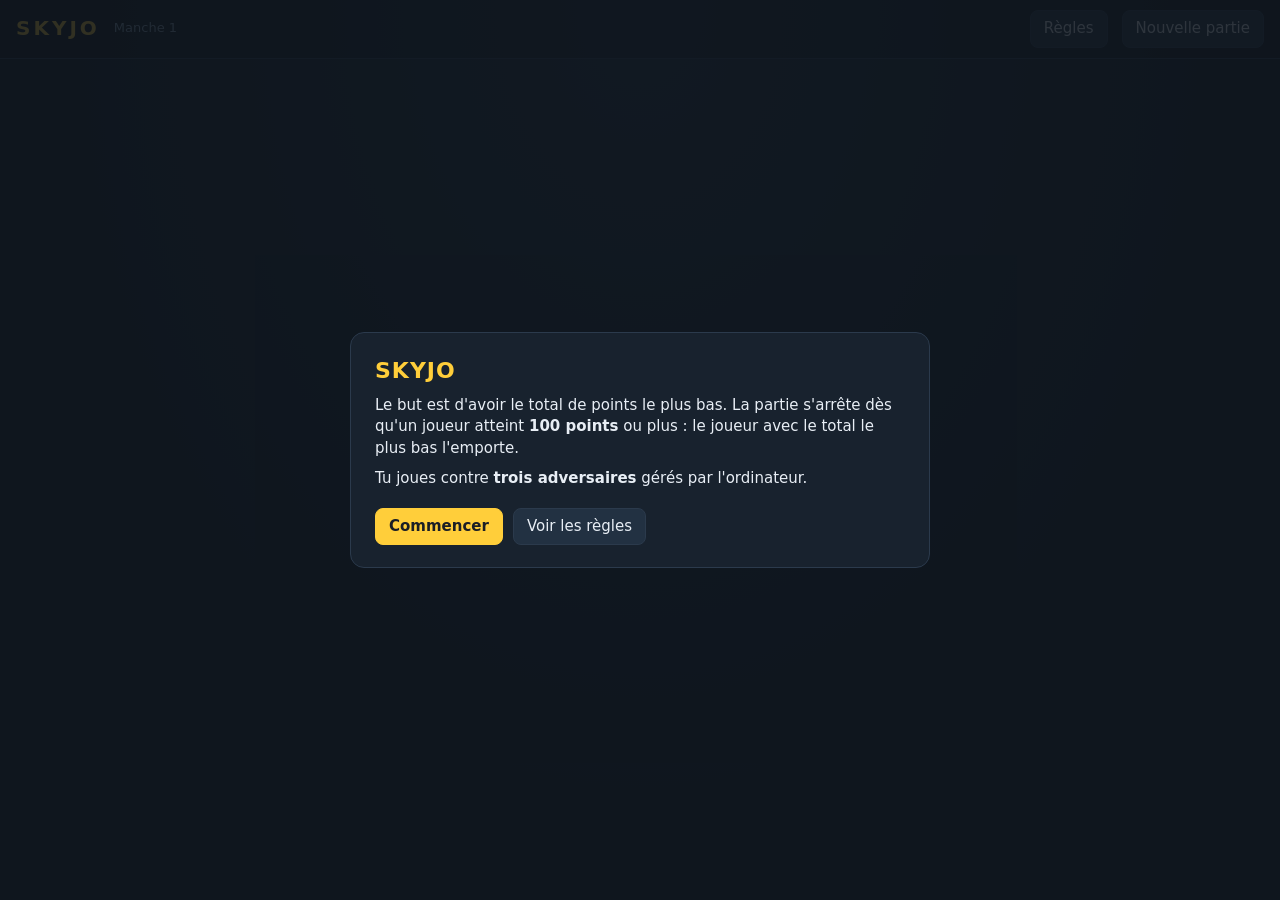
<file: skyjo.html>
<!DOCTYPE html>
<html lang="fr">
<head>
<meta charset="utf-8">
<meta name="viewport" content="width=device-width, initial-scale=1, viewport-fit=cover">
<title>Skyjo</title>
<link rel="stylesheet" href="cartes.css?v=a75e348d">
<style>
  /* Gabarit, en-tête, boutons, vignettes, statut, journal, feuilles : cartes.css.
     Ici : la teinte, les grilles et les cartes de Skyjo, la taille des piles. */
  :root {
    --bg: #10171f;
    --panel: #18222e;
    --line: #2b3a4c;
    --text: #e8eef5;
    --dim: #8ba0b6;
    --bg-top: #1c2a3a;
    --btn: #223142;
    --btn-hover: #2c3f55;
    /* Les grilles se dimensionnent sur la fenêtre pour que tout tienne sans
       défilement ; les piles, sur la place qui reste (voir #table). Mesuré du
       portable court (1366x650) au grand écran, et sur téléphone.
       Ratio hauteur/largeur d'une carte : 1.4 */
    --card-w: clamp(16px, min(3.4vh, 3.4vw), 40px);   /* grilles des adversaires */
    --my-card: clamp(32px, min(7.6vh, 12vw), 84px);   /* ma grille */
    --pile-card: clamp(40px, 9vh, 96px);              /* piles, navigateurs sans cqh */
    --gap: 5px;
  }

  /* ---------------------------------------------------------------- Grilles */
  .player .name .finisher { color: var(--accent); font-size: 12px; }
  .grid {
    display: grid;
    grid-template-columns: repeat(4, var(--card-w));
    gap: var(--gap);
  }
  #me { --card-w: var(--my-card); --gap: 8px; }
  #me .name { margin-bottom: 6px; }
  #me .grid { justify-content: center; }

  /* ---------------------------------------------------------------- Cartes */
  .card {
    display: block;
    position: relative;
    /* Hauteur explicite plutôt qu'aspect-ratio : les faces sont positionnées
       en absolu et ont besoin d'une hauteur de référence résolue. */
    width: var(--card-w);
    height: calc(var(--card-w) * 1.4);
    padding: 0; border: 0; background: none;
    font: inherit; color: inherit;
    border-radius: 8px;
    perspective: 600px;
    cursor: default;
    transition: transform .15s;
  }
  .card:disabled { opacity: 1; }   /* neutralise le grisage global des boutons */
  .card .inner {
    position: absolute; inset: 0;
    transform-style: preserve-3d;
    transition: transform .38s cubic-bezier(.4,.1,.3,1);
  }
  .card.up .inner { transform: rotateY(180deg); }
  .card .face {
    position: absolute; inset: 0;
    display: flex; align-items: center; justify-content: center;
    border-radius: 8px;
    backface-visibility: hidden;
    font-weight: 800;
    font-size: calc(var(--card-w) * .42);
    box-shadow: 0 2px 5px rgba(0,0,0,.4);
  }
  .card .back {
    background: repeating-linear-gradient(45deg, #4b3a6b 0 6px, #573f7d 6px 12px);
    border: 2px solid #7a63a6;
  }
  .card .front {
    transform: rotateY(180deg);
    border: 2px solid rgba(0,0,0,.25);
  }
  /* Code couleur du jeu original */
  .v-neg  { background: #1d4f8f; color: #fff; }
  .v-zero { background: #37b6e0; color: #06344a; }
  .v-low  { background: #46a94a; color: #08320a; }
  .v-mid  { background: #f0c22c; color: #4a3800; }
  .v-high { background: #d94a3f; color: #fff; }

  /* Une colonne de trois cartes pareilles : on la voit complète, entourée,
     avant qu'elle ne s'efface. La classe n'arrive qu'une fois, quand la
     colonne part : l'animation ne se rejoue pas aux rendus suivants. */
  .card.removed { animation: column 1.4s ease-in forwards; pointer-events: none; }
  @keyframes column {
    0%, 55% { visibility: visible; opacity: 1; box-shadow: 0 0 0 3px #fff; }
    100% { visibility: hidden; opacity: 0; transform: scale(.85); }
  }
  /* La case que l'ordinateur va remplacer ou retourner. */
  .card.picked { box-shadow: 0 0 0 3px var(--accent); }
  /* L'anneau et le survol portent sur la carte, pas sur .inner, dont la
     transformation 3D sert déjà au retournement. */
  .card.selectable { cursor: pointer; box-shadow: 0 0 0 3px var(--accent); }
  /* background: la règle générique button:hover teinterait la carte pendant
     le retournement, quand le dos et la face laissent voir le support. */
  .card.selectable:hover { transform: translateY(-5px); background: none; }

  /* ----------------------------------------------------------------- Piles */
  /* 24px = libellé + écart sous la carte. */
  @supports (width: 1cqh) {
    #table { --pile-card: clamp(36px, min((100cqh - 24px) / 1.4, 22cqw), 110px); }
  }
  .pile .slot {
    width: var(--pile-card);
    height: calc(var(--pile-card) * 1.4);
    border-radius: 8px;
    display: flex; align-items: center; justify-content: center;
    font-weight: 800; font-size: calc(var(--pile-card) * .42);
    transition: transform .15s;
  }
  .slot.empty { border: 2px dashed var(--line); color: var(--dim); font-size: 13px; font-weight: 400; }
  .slot.back {
    background: repeating-linear-gradient(45deg, #4b3a6b 0 6px, #573f7d 6px 12px);
    border: 2px solid #7a63a6;
  }
  .pile.clickable .slot { cursor: pointer; box-shadow: 0 0 0 3px var(--accent); }
  .pile.clickable .slot:hover { transform: translateY(-4px); }
  #held .slot { box-shadow: 0 0 14px rgba(255,206,58,.5); }

  .doubled { color: #ff8a7a; }

  /* ------------------------------------------------- Téléphone (portrait)
     Les grilles des adversaires se calent sur la largeur d'une colonne (trois
     adversaires : un tiers d'écran pour 4 cartes), plafonnées par la hauteur. */
  @media (max-width: 560px) {
    #opponents .player { --card-w: clamp(14px, min(5.4vw, 3vh), 26px); --gap: 3px; }
    #opponents .grid { justify-content: center; }
    #opponents .player .name .finisher { font-size: 10.5px; }
    @supports (width: 1cqh) {
      #table { --pile-card: clamp(36px, min((100cqh - 22px) / 1.4, 26cqw), 96px); }
    }
    /* Ma grille : la vedette. Grandes cibles tactiles. */
    #me { --my-card: clamp(42px, min(8.6vh, 19vw), 72px); }
    #me .name { margin-bottom: 5px; }
  }
  @media (prefers-reduced-motion: reduce) {
    .card .inner { transition: none; }
    .card.removed { animation: none; visibility: hidden; }
  }
</style>
</head>
<body>

<header>
  <h1>SKYJO</h1>
  <span class="meta" id="roundInfo">Manche 1</span>
  <span class="spacer"></span>
  <button id="btnRules">Règles</button>
  <button id="btnNew">Nouvelle partie</button>
</header>

<main>
  <div id="opponents"></div>
  <div id="table">
    <div class="pile" id="drawPile">
      <div class="slot back" id="drawSlot"></div>
      <div class="label">Pioche (<span id="drawCount">0</span>)</div>
    </div>
    <div class="pile" id="held" hidden>
      <div class="slot" id="heldSlot"></div>
      <div class="label">En main</div>
    </div>
    <div class="pile" id="discardPile">
      <div class="slot empty" id="discardSlot">vide</div>
      <div class="label">Défausse</div>
    </div>
  </div>
  <div id="status"></div>
  <div id="log"></div>
  <div id="me"></div>
</main>

<!-- Écran de démarrage -->
<div class="overlay" id="startOverlay">
  <div class="sheet">
    <h2>SKYJO</h2>
    <p>Le but est d'avoir le total de points le plus bas. La partie s'arrête dès qu'un joueur
       atteint <b>100 points</b> ou plus : le joueur avec le total le plus bas l'emporte.</p>
    <p>Tu joues contre <b>trois adversaires</b> gérés par l'ordinateur.</p>
    <div class="actions">
      <button class="primary" id="btnStart">Commencer</button>
      <button id="btnRules2">Voir les règles</button>
    </div>
  </div>
</div>

<!-- Règles -->
<div class="overlay" id="rulesOverlay" hidden>
  <div class="sheet">
    <h2>Règles</h2>
    <p>Chaque joueur reçoit <b>12 cartes face cachée</b> disposées en 3 rangées × 4 colonnes,
       et en retourne 2 de son choix. Le joueur dont la somme des 2 cartes visibles est la plus
       élevée commence.</p>
    <p><b>À ton tour</b>, une seule de ces deux actions :</p>
    <ul>
      <li><b>Prendre la carte de la défausse</b> — tu dois l'échanger avec une de tes cartes
          (visible ou cachée). La carte remplacée part à la défausse, face visible.</li>
      <li><b>Piocher</b> — tu choisis ensuite : soit l'échanger avec une de tes cartes,
          soit la défausser et <b>retourner</b> une de tes cartes cachées.</li>
    </ul>
    <p><b>Colonnes :</b> dès qu'une colonne de 3 cartes visibles affiche 3 fois la même valeur,
       elle est retirée du jeu et ne compte plus aucun point.</p>
    <p><b>Fin de manche :</b> quand un joueur a retourné ses 12 cartes, chaque autre joueur joue
       encore <b>un tour</b>, puis tout le monde révèle son jeu et additionne ses cartes.</p>
    <p><b>Pénalité :</b> le joueur qui a mis fin à la manche voit son total <b>doublé</b> s'il n'a
       pas le total strictement le plus bas (égalité comprise). La pénalité ne s'applique pas si
       son total est nul ou négatif.</p>
    <p><b>Le paquet :</b> 150 cartes — cinq −2, dix −1, quinze 0, et dix exemplaires de chaque
       valeur de 1 à 12.</p>
    <div class="actions"><button class="primary" id="btnCloseRules">Fermer</button></div>
  </div>
</div>

<!-- Fin de manche / de partie -->
<div class="overlay" id="scoreOverlay" hidden>
  <div class="sheet">
    <h2 id="scoreTitle">Fin de la manche</h2>
    <div id="scoreBody"></div>
    <div class="actions">
      <button class="primary" id="btnNext">Manche suivante</button>
    </div>
  </div>
</div>

<script>
"use strict";

/* =========================================================================
   SKYJO — d'après le jeu de Magilano (2015)
   Un humain contre 3 adversaires gérés par l'ordinateur.
   ========================================================================= */

const ROWS = 3, COLS = 4, CELLS = ROWS * COLS;
const EV_HIDDEN = 5.07;          // espérance d'une carte inconnue (760 / 150)
const AI_NAMES = ["Nora", "Elias", "Yuki"];
const TARGET = 100;              // fin de partie dès qu'un joueur atteint ce total
const REVEAL_MS = 950;           // temps de lecture d'une carte cachée remplacée
const PICK_MS = 600;             // la case que l'ordinateur va remplacer ou retourner, entourée
const END_MS = 2400;             // toutes les cartes retournées en fin de manche, avant la feuille

const sleep = (ms) => new Promise((r) => setTimeout(r, ms));

function buildDeck() {
  const deck = [];
  for (let i = 0; i < 5; i++) deck.push(-2);
  for (let i = 0; i < 10; i++) deck.push(-1);
  for (let i = 0; i < 15; i++) deck.push(0);
  for (let v = 1; v <= 12; v++) for (let i = 0; i < 10; i++) deck.push(v);
  return deck;
}

function shuffle(a) {
  for (let i = a.length - 1; i > 0; i--) {
    const j = Math.floor(Math.random() * (i + 1));
    [a[i], a[j]] = [a[j], a[i]];
  }
  return a;
}

function colorClass(v) {
  if (v < 0) return "v-neg";
  if (v === 0) return "v-zero";
  if (v <= 4) return "v-low";
  if (v <= 8) return "v-mid";
  return "v-high";
}

/* ------------------------------------------------------------------ État */
const S = {
  players: [],        // { name, ai, grid: [{v, up, removed}], total, rounds: [] }
  draw: [],
  discard: [],
  current: 0,
  dealer: 0,          // qui a commencé la manche (pour alterner)
  phase: "idle",      // idle | setup | source | drawn | swap | flip | ai | over
  held: null,         // valeur de la carte en main
  heldFrom: null,     // "draw" | "discard"
  finisher: null,     // index du joueur ayant retourné ses 12 cartes
  roundTurns: 0,      // tours joués dans la manche en cours (pression de fin)
  round: 1,
  logs: [],
  busy: false,
  pick: null,         // la case que l'ordinateur va jouer, montrée avant : { p, idx }
  epoch: 0,           // change à chaque manche : un tour en vol d'une manche passée s'arrête
};

const el = (id) => document.getElementById(id);

/* ------------------------------------------------------ Accès à la grille */
const colOf = (i) => i % COLS;
const cellsOfCol = (c) => [c, c + COLS, c + 2 * COLS];
const hiddenCells = (p) => p.grid.map((c, i) => (!c.up && !c.removed ? i : -1)).filter((i) => i >= 0);
const isFinished = (p) => p.grid.every((c) => c.up || c.removed);
const visibleSum = (p) => p.grid.reduce((n, c) => n + (c.up && !c.removed ? c.v : 0), 0);
const trueSum = (p) => p.grid.reduce((n, c) => n + (c.removed ? 0 : c.v), 0);

function drawCard() {
  if (S.draw.length === 0) {
    // Pioche épuisée : on remélange la défausse en gardant sa carte du dessus.
    const top = S.discard.pop();
    S.draw = shuffle(S.discard.splice(0, S.discard.length));
    S.discard.push(top);
    log("La pioche est épuisée : la défausse est remélangée.");
  }
  return S.draw.pop();
}

// Retire les colonnes de 3 valeurs identiques visibles. Renvoie la valeur retirée.
function clearColumns(p) {
  let cleared = null;
  for (let c = 0; c < COLS; c++) {
    const cells = cellsOfCol(c).map((i) => p.grid[i]);
    if (cells.some((x) => x.removed || !x.up)) continue;
    if (cells[0].v === cells[1].v && cells[1].v === cells[2].v) {
      cleared = cells[0].v;
      for (const x of cells) { x.removed = true; S.discard.push(x.v); }
    }
  }
  return cleared;
}

function log(msg) {
  S.logs.push(msg);
  if (S.logs.length > 3) S.logs.shift();
}

/* ------------------------------------------------------------ Mise en place */
function newGame(nPlayers) {
  S.players = [{ name: "Toi", ai: false, grid: [], total: 0, rounds: [] }];
  for (let i = 0; i < nPlayers - 1; i++) {
    S.players.push({ name: AI_NAMES[i], ai: true, policy: "counting", grid: [], total: 0, rounds: [] });
  }
  S.round = 1;
  S.dealer = 0;
  buildBoard();
  startRound();
}

function startRound() {
  S.epoch++;
  S.pick = null;
  S.draw = shuffle(buildDeck());
  S.discard = [];
  S.held = null;
  S.heldFrom = null;
  S.finisher = null;
  S.roundTurns = 0;
  S.logs = [];

  for (const p of S.players) {
    p.grid = [];
    for (let i = 0; i < CELLS; i++) p.grid.push({ v: S.draw.pop(), up: false, removed: false });
  }
  S.discard.push(drawCard());

  // Les adversaires retournent 2 cartes au hasard ; l'humain choisit les siennes.
  for (const p of S.players) {
    if (!p.ai) continue;
    const picks = shuffle([...Array(CELLS).keys()]).slice(0, 2);
    for (const i of picks) p.grid[i].up = true;
  }
  S.phase = "setup";
  S.current = 0;
  setStatus("Retourne <b>2 cartes</b> de ton choix.");
  render();
}

// Le joueur avec la plus forte somme de cartes visibles commence.
function decideStarter() {
  let best = -Infinity, who = 0;
  S.players.forEach((p, i) => {
    const up = p.grid.filter((c) => c.up).map((c) => c.v);
    const sum = up[0] + up[1];
    const high = Math.max(...up);
    const key = sum * 100 + high;
    if (key > best) { best = key; who = i; }
  });
  S.current = who;
  S.dealer = who;
  log(`${S.players[who].name} commence (cartes visibles les plus fortes).`);
}

/* --------------------------------------------------------------- Tours */
function beginTurn() {
  const p = S.players[S.current];
  if (S.phase === "over") return;
  if (p.ai) {
    S.phase = "ai";
    setStatus(`<b>${p.name}</b> réfléchit…`);
    render();
    aiTurn();
  } else {
    S.phase = "source";
    setStatus("Pioche une carte ou prends celle de la défausse.");
    render();
  }
}

function endTurn() {
  const p = S.players[S.current];
  S.roundTurns++;
  if (S.finisher === null && isFinished(p)) {
    S.finisher = S.current;
    log(`${p.name} a retourné toutes ses cartes : dernier tour pour les autres !`);
  }
  S.current = (S.current + 1) % S.players.length;
  if (S.finisher !== null && S.current === S.finisher) {
    endRound();
    return;
  }
  beginTurn();
}

/* Place la carte `value` sur la case `idx` du joueur `p`.
   La carte remplacée part à la défausse, face visible. */
function placeCard(p, idx, value) {
  const cell = p.grid[idx];
  const old = cell.v;
  cell.v = value;
  cell.up = true;
  S.discard.push(old);
  const cleared = clearColumns(p);
  return { old, cleared };
}

/* --------------------------------------------------------- Fin de manche */
/* La manche est comptée tout de suite ; la feuille attend END_MS, le temps de
   voir toutes les cartes cachées se retourner — elles comptent. */
async function endRound() {
  S.phase = "over";
  S.pick = null;
  for (const p of S.players) for (const c of p.grid) if (!c.removed) c.up = true;

  const totals = S.players.map(trueSum);
  const finisher = S.finisher;
  const others = totals.filter((_, i) => i !== finisher);
  const lowestOther = Math.min(...others);
  // Le total du finisseur est doublé s'il n'est pas seul en tête. Pas de
  // pénalité si son total est nul ou négatif.
  const doubled = totals[finisher] > 0 && totals[finisher] >= lowestOther;
  if (doubled) totals[finisher] *= 2;

  S.players.forEach((p, i) => { p.rounds.push(totals[i]); p.total += totals[i]; });

  const over = S.players.some((p) => p.total >= TARGET);
  setStatus(`Fin de la ${over ? "partie" : "manche"} : toutes les cartes se retournent et se comptent…`);
  render();
  const epoch = S.epoch;
  await sleep(END_MS);
  if (epoch === S.epoch && S.phase === "over") showScores(doubled, over);
}

function showScores(doubled, over) {
  const rows = S.players.map((p, i) => ({ p, i, total: p.total }));
  const bestTotal = Math.min(...rows.map((r) => r.total));

  let html = "<table><thead><tr><th>Joueur</th><th>Manche</th><th>Total</th></tr></thead><tbody>";
  for (const r of rows) {
    const isFin = r.i === S.finisher;
    const round = r.p.rounds[r.p.rounds.length - 1];
    const mark = isFin && doubled ? ' <span class="doubled">(×2)</span>' : isFin ? " ✓" : "";
    const win = over && r.total === bestTotal ? ' class="win"' : "";
    html += `<tr${win}><td>${r.p.name}${mark}</td><td>${round}</td><td>${r.total}</td></tr>`;
  }
  html += "</tbody></table>";

  if (doubled) {
    const f = S.players[S.finisher];
    html = `<p>${f.name} a mis fin à la manche sans avoir le total le plus bas :
            son score est <b class="doubled">doublé</b>.</p>` + html;
  }

  el("scoreTitle").textContent = over ? "Fin de la partie" : `Fin de la manche ${S.round}`;
  if (over) {
    const winners = rows.filter((r) => r.total === bestTotal).map((r) => r.p.name);
    html += `<p style="margin-top:14px">🏆 <b>${winners.join(" et ")}</b>
             ${winners.length > 1 ? "l'emportent" : "l'emporte"} avec ${bestTotal} points.</p>`;
  }
  el("scoreBody").innerHTML = html;
  el("btnNext").textContent = over ? "Rejouer" : "Manche suivante";
  el("btnNext").dataset.over = over ? "1" : "";
  el("scoreOverlay").hidden = false;
}

/* ============================================================== ADVERSAIRES */

/* Deux politiques interchangeables. Chacune expose :
     chooseDiscard(p, top) -> index où poser la carte de la défausse, ou null
     afterDraw(p, v)       -> { kind: "place" | "flip", idx }
   Aucune des deux ne consulte la valeur d'une carte face cachée, pas même
   les siennes : elles ne disposent que de l'information publique. */

/* ---------------------------------------------------------------------------
   Politique « tranquille » : évaluation gloutonne d'un coup, à seuils fixes.
   --------------------------------------------------------------------------- */

/* Meilleur emplacement pour une carte de valeur v : on compare le coût actuel
   de chaque case au coût après remplacement, avec un bonus si le placement
   complète une colonne (celle-ci est alors retirée et ne compte plus). */
function bestPlacement(p, v) {
  let best = { idx: -1, gain: -Infinity, clears: false };
  for (let i = 0; i < CELLS; i++) {
    const cell = p.grid[i];
    if (cell.removed) continue;
    const costBefore = cell.up ? cell.v : EV_HIDDEN;
    let gain = costBefore - v;
    // Les deux autres cases de la colonne affichent-elles déjà v ?
    const others = cellsOfCol(colOf(i)).filter((j) => j !== i).map((j) => p.grid[j]);
    const clears = others.every((o) => !o.removed && o.up && o.v === v);
    if (clears) gain += 3 * v;   // la colonne entière disparaît du décompte
    if (gain > best.gain) best = { idx: i, gain, clears };
  }
  return best;
}

/* Case à retourner : on privilégie une colonne où deux cartes identiques sont
   déjà visibles (chance de compléter), sinon au hasard. */
function bestFlip(p) {
  const hidden = hiddenCells(p);
  for (const i of hidden) {
    const others = cellsOfCol(colOf(i)).filter((j) => j !== i).map((j) => p.grid[j]);
    if (others.every((o) => !o.removed && o.up) && others[0].v === others[1].v) return i;
  }
  return hidden[Math.floor(Math.random() * hidden.length)];
}

/* Politique simple (« Tranquille » quand le niveau se choisissait). Les
   adversaires jouent toujours « counting » ; celle-ci ne sert plus que de
   référence au banc d'essai (tests/skyjo-bench.js). */
const greedyPolicy = {
  chooseDiscard(p, top) {
    // Prendre la défausse coûte le droit de piocher : il faut un gain net réel.
    const b = bestPlacement(p, top);
    return b.gain >= 2 ? b.idx : null;
  },
  afterDraw(p, v) {
    // Défausser puis retourner est à peu près neutre : le moindre gain suffit.
    const place = bestPlacement(p, v);
    if (place.gain > 0.5 || hiddenCells(p).length === 0) return { kind: "place", idx: place.idx };
    return { kind: "flip", idx: bestFlip(p) };
  },
};

/* ---------------------------------------------------------------------------
   Politique « redoutable ». Trois différences de fond :
     1. elle compte les cartes — l'espérance d'une case cachée n'est plus figée
        à 5,07 mais recalculée à partir de tout ce qui est visible ;
     2. elle évalue la pioche par espérance sur les cartes encore invisibles,
        au lieu de la comparer à un seuil arbitraire ;
     3. elle raisonne sur la fin de manche : terminer prive les adversaires d'un
        tour, mais expose au doublement du score.
   --------------------------------------------------------------------------- */

const AI = {
  rivalLastTurn: 5,     // ce qu'un adversaire gagne en moyenne à son dernier tour
  endBonus: 0,          // valeur de priver les adversaires d'un tour
  turnValue: 8,         // valeur d'un tour de jeu supplémentaire pour soi
  patience: 34,         // tours de manche avant de commencer à vouloir la clore
  impatience: 1.5,      // pression ajoutée par tour au-delà
};

/* Prime à ne pas clore la manche. Elle décroît puis devient négative à mesure
   que la manche s'étire : sans cela, temporiser paraît indéfiniment rentable
   et une table entière d'adversaires identiques ne termine jamais. */
const endPressure = () =>
  AI.turnValue - AI.impatience * Math.max(0, S.roundTurns - AI.patience);

let unseen = new Map();      // valeur -> nombre de cartes encore invisibles
let unseenTotal = 0, unseenSum = 0, unseenEV = EV_HIDDEN;

/* Distribution des cartes que personne ne peut voir : le paquet moins la
   défausse, les cartes face visible de tous les joueurs et la carte en main. */
function refreshUnseen() {
  const c = new Map();
  for (const v of buildDeck()) c.set(v, (c.get(v) || 0) + 1);
  const seen = (v) => c.set(v, c.get(v) - 1);
  for (const v of S.discard) seen(v);
  for (const q of S.players) for (const cell of q.grid) if (cell.up && !cell.removed) seen(cell.v);
  if (S.held !== null) seen(S.held);

  unseen = c;
  unseenTotal = 0; unseenSum = 0;
  for (const [v, n] of c) { unseenTotal += n; unseenSum += v * n; }
  unseenEV = unseenTotal > 0 ? unseenSum / unseenTotal : EV_HIDDEN;
}

const pValue = (v) => (unseenTotal > 0 ? (unseen.get(v) || 0) / unseenTotal : 0);

/* Total espéré d'une grille. Une case cachée — ou tout juste retournée sans
   être lue, marquée `unknown` — vaut l'espérance courante. */
function gridEV(grid) {
  let s = 0;
  for (const c of grid) if (!c.removed) s += (c.up && !c.unknown) ? c.v : unseenEV;
  return s;
}

/* Copie de la grille avec la carte v posée en idx, colonnes complètes retirées. */
function simulate(grid, idx, v) {
  const g2 = grid.map((c) => ({ ...c }));
  g2[idx].v = v; g2[idx].up = true; g2[idx].unknown = false;
  for (let col = 0; col < COLS; col++) {
    const cells = cellsOfCol(col).map((i) => g2[i]);
    if (cells.every((x) => !x.removed && x.up && !x.unknown)
        && cells[0].v === cells[1].v && cells[1].v === cells[2].v) {
      for (const x of cells) x.removed = true;
    }
  }
  return g2;
}

const isDone = (grid) => grid.every((c) => c.up || c.removed);

/* Économie espérée en retournant la case idx : nulle sauf si les deux autres
   cases de la colonne montrent déjà la même valeur, auquel cas la colonne saute
   avec la probabilité que la carte cachée soit justement cette valeur. */
function flipGain(grid, idx) {
  const others = cellsOfCol(colOf(idx)).filter((j) => j !== idx).map((j) => grid[j]);
  if (!others.every((o) => !o.removed && o.up && !o.unknown)) return 0;
  const w = others[0].v;
  if (w !== others[1].v) return 0;
  const nw = unseen.get(w) || 0;
  const restN = unseenTotal - nw;
  const restEV = restN > 0 ? (unseenSum - w * nw) / restN : unseenEV;
  return (2 * w + unseenEV) - (1 - pValue(w)) * (2 * w + restEV);
}

const rivalEstimate = (me) => Math.min(...S.players.map(
  (q) => (q === me ? Infinity : gridEV(q.grid) - AI.rivalLastTurn)));

/* Note d'une position résultante : plus elle est basse, meilleure elle est. */
function scorePosition(me, grid, ends) {
  const mine = gridEV(grid);
  if (S.finisher !== null) return mine;      // dernier tour : la fin ne dépend plus de moi
  if (!ends) return mine - endPressure();
  const rival = rivalEstimate(me);
  if (mine > 0 && mine >= rival) return mine * 2;   // doublement probable
  return mine - AI.endBonus;
}

/* Meilleur usage d'une carte connue v. `canFlip` : le joueur a le droit de la
   défausser pour retourner une de ses cartes cachées. */
function bestPlayWith(p, v, canFlip) {
  let best = { score: Infinity, kind: "place", idx: -1 };
  for (let i = 0; i < CELLS; i++) {
    if (p.grid[i].removed) continue;
    const g2 = simulate(p.grid, i, v);
    const sc = scorePosition(p, g2, isDone(g2));
    if (sc < best.score) best = { score: sc, kind: "place", idx: i };
  }
  if (canFlip) {
    for (const i of hiddenCells(p)) {
      const g2 = p.grid.map((c) => ({ ...c }));
      g2[i].up = true; g2[i].unknown = true;   // retournée, mais pas encore lue
      const sc = scorePosition(p, g2, isDone(g2)) - flipGain(p.grid, i);
      if (sc < best.score) best = { score: sc, kind: "flip", idx: i };
    }
  }
  return best;
}

/* Espérance de la pioche : moyenne, sur toutes les cartes encore invisibles,
   de la note du meilleur coup qu'elles permettraient. */
function drawScore(p) {
  const canFlip = hiddenCells(p).length > 0;
  let sum = 0;
  for (const [v, n] of unseen) {
    if (n <= 0) continue;
    sum += n * bestPlayWith(p, v, canFlip).score;
  }
  return unseenTotal > 0 ? sum / unseenTotal : Infinity;
}

const countingPolicy = {
  chooseDiscard(p, top) {
    refreshUnseen();
    // La carte de la défausse est connue : on la compare à l'espérance de la
    // pioche. Plus aucun seuil arbitraire.
    const take = bestPlayWith(p, top, false);
    return take.score <= drawScore(p) ? take.idx : null;
  },
  afterDraw(p, v) {
    refreshUnseen();
    return bestPlayWith(p, v, hiddenCells(p).length > 0);
  },
};

const POLICIES = { greedy: greedyPolicy, counting: countingPolicy };

async function aiTurn() {
  const p = S.players[S.current];
  const policy = POLICIES[p.policy] || countingPolicy;
  const epoch = S.epoch;
  S.busy = true;
  await sleep(650);
  if (epoch !== S.epoch) return;       // partie relancée pendant la réflexion

  const top = S.discard[S.discard.length - 1];
  const takeIdx = top === undefined ? null : policy.chooseDiscard(p, top);

  if (takeIdx !== null) {
    S.held = S.discard.pop();
    S.heldFrom = "discard";
    render();
    await sleep(600);
    if (epoch !== S.epoch || !(await showPick(p, takeIdx, true, epoch))) return;
    const { old, cleared } = placeCard(p, takeIdx, S.held);
    say(`${p.name} prend le ${S.held} de la défausse et jette un ${old}.`
        + (cleared !== null ? ` Colonne de ${cleared} retirée !` : ""));
    S.held = null;
    finishAiTurn(epoch);
    return;
  }

  S.held = drawCard();
  S.heldFrom = "draw";
  render();
  await sleep(700);
  if (epoch !== S.epoch) return;

  const act = policy.afterDraw(p, S.held);
  if (!(await showPick(p, act.idx, act.kind === "place", epoch))) return;
  if (act.kind === "place") {
    const { old, cleared } = placeCard(p, act.idx, S.held);
    say(`${p.name} pioche un ${S.held} et jette un ${old}.`
        + (cleared !== null ? ` Colonne de ${cleared} retirée !` : ""));
  } else {
    S.discard.push(S.held);
    p.grid[act.idx].up = true;
    const cleared = clearColumns(p);
    say(`${p.name} défausse un ${S.held} et retourne un ${p.grid[act.idx].v}.`
        + (cleared !== null ? ` Colonne de ${cleared} retirée !` : ""));
  }
  S.held = null;
  finishAiTurn(epoch);
}

/* Avant que l'ordinateur joue une case, elle est entourée ; s'il remplace une
   carte cachée, elle se retourne d'abord — comme pour toi, on lit la carte
   qu'il sacrifie. Renvoie false si une autre manche a commencé entre-temps. */
async function showPick(p, idx, replace, epoch) {
  const cell = p.grid[idx];
  const reveal = replace && !cell.up;
  if (reveal) cell.up = true;
  S.pick = { p, idx };
  setStatus(!replace ? `<b>${p.name}</b> défausse le <b>${S.held}</b> et retourne une carte…`
          : reveal ? `<b>${p.name}</b> remplace une carte cachée : un <b>${cell.v}</b>…`
          : `<b>${p.name}</b> remplace son <b>${cell.v}</b> par le <b>${S.held}</b>…`);
  render();
  await sleep(reveal ? REVEAL_MS : PICK_MS);
  if (epoch !== S.epoch) return false;
  S.pick = null;
  return true;
}

/* Ce que l'ordinateur vient de faire : dans le journal et dans le statut, que
   le journal masqué des écrans courts ne le cache pas. */
function say(msg) {
  log(msg);
  setStatus(msg);
}

async function finishAiTurn(epoch) {
  S.heldFrom = null;
  render();
  await sleep(550);
  if (epoch !== S.epoch) return;
  S.busy = false;
  endTurn();
}

/* ================================================================= ENTRÉES */

function onCardClick(idx) {
  if (S.busy) return;
  const me = S.players[0];
  const cell = me.grid[idx];

  if (S.phase === "setup") {
    if (cell.up || cell.removed) return;
    cell.up = true;
    if (me.grid.filter((c) => c.up).length === 2) {
      decideStarter();
      beginTurn();
    } else {
      render();
    }
    return;
  }

  if (S.current !== 0) return;

  if (S.phase === "swap" || S.phase === "drawn") {
    if (cell.removed) return;
    humanPlace(idx);
    return;
  }

  if (S.phase === "flip") {
    if (cell.up || cell.removed) return;
    cell.up = true;
    const cleared = clearColumns(me);
    log(`Tu retournes un ${cell.v}.` + (cleared !== null ? ` Colonne de ${cleared} retirée !` : ""));
    endTurn();
  }
}

/* Pose la carte en main sur la case `idx`. Si la case était cachée, on la
   révèle un instant : le joueur doit pouvoir lire la carte qu'il sacrifie
   avant qu'elle ne parte à la défausse. */
async function humanPlace(idx) {
  const me = S.players[0];
  const cell = me.grid[idx];

  if (!cell.up) {
    S.busy = true;
    cell.up = true;
    setStatus(`Tu remplaces un <b>${cell.v}</b>…`);
    render();
    await sleep(REVEAL_MS);
    S.busy = false;
  }

  const { old, cleared } = placeCard(me, idx, S.held);
  log(`Tu places le ${S.held} et jettes un ${old}.`
      + (cleared !== null ? ` Colonne de ${cleared} retirée !` : ""));
  S.held = null;
  S.heldFrom = null;
  endTurn();
}

function onDrawClick() {
  if (S.busy || S.current !== 0 || S.phase !== "source") return;
  S.held = drawCard();
  S.heldFrom = "draw";
  S.phase = "drawn";
  setStatus(`Tu as pioché un <b>${S.held}</b> : échange-le avec une carte, ou défausse-le pour retourner une carte cachée.`);
  render();
}

function onDiscardClick() {
  if (S.busy || S.current !== 0) return;

  if (S.phase === "source") {
    if (S.discard.length === 0) return;
    S.held = S.discard.pop();
    S.heldFrom = "discard";
    S.phase = "swap";
    setStatus(`Tu prends le <b>${S.held}</b> : choisis la carte à remplacer.`);
    render();
    return;
  }

  if (S.phase === "drawn") {
    // Défausser la carte piochée oblige à retourner une carte cachée.
    if (hiddenCells(S.players[0]).length === 0) return;
    S.discard.push(S.held);
    log(`Tu défausses le ${S.held}.`);
    S.held = null;
    S.heldFrom = null;
    S.phase = "flip";
    setStatus("Retourne une de tes cartes cachées.");
    render();
  }
}

/* ================================================================== RENDU */

function buildBoard() {
  el("opponents").innerHTML = "";
  el("me").innerHTML = "";

  S.players.forEach((p, pi) => {
    const host = pi === 0 ? el("me") : document.createElement("div");
    if (pi > 0) { host.className = "player"; el("opponents").appendChild(host); }
    host.innerHTML = `<div class="name"><span>${p.name}</span>
        <span class="tag" data-role="tag"></span>
        <span class="finisher" data-role="fin"></span></div>
      <div class="grid" data-role="grid"></div>`;
    const grid = host.querySelector('[data-role="grid"]');
    for (let i = 0; i < CELLS; i++) {
      const b = document.createElement("button");
      b.className = "card";
      b.innerHTML = `<span class="inner"><span class="face back"></span><span class="face front"></span></span>`;
      if (pi === 0) b.addEventListener("click", () => onCardClick(i));
      grid.appendChild(b);
    }
    p._host = host;
  });
}

function render() {
  const myTurn = S.current === 0 && !S.busy;

  S.players.forEach((p, pi) => {
    const host = p._host;
    host.classList.toggle("active", S.current === pi && S.phase !== "over");
    host.querySelector('[data-role="tag"]').textContent =
      `${p.total} pt${p.total > 1 ? "s" : ""} · visible ${visibleSum(p)}`;
    host.querySelector('[data-role="fin"]').textContent = S.finisher === pi ? "a terminé" : "";

    const cards = host.querySelectorAll(".card");
    p.grid.forEach((cell, i) => {
      const b = cards[i];
      b.classList.toggle("up", cell.up);
      b.classList.toggle("removed", cell.removed);
      b.classList.toggle("picked", !!S.pick && S.pick.p === p && S.pick.idx === i);
      const front = b.querySelector(".front");
      front.textContent = cell.v;
      front.className = "face front " + colorClass(cell.v);

      let sel = false;
      if (pi === 0 && myTurn) {
        if (S.phase === "setup") sel = !cell.up && !cell.removed;
        else if (S.phase === "swap" || S.phase === "drawn") sel = !cell.removed;
        else if (S.phase === "flip") sel = !cell.up && !cell.removed;
      }
      b.classList.toggle("selectable", sel);
      b.disabled = !sel;
    });
  });

  // Pioche et défausse
  el("drawCount").textContent = S.draw.length;
  const canDraw = myTurn && S.phase === "source";
  el("drawPile").classList.toggle("clickable", canDraw);

  const top = S.discard[S.discard.length - 1];
  const dSlot = el("discardSlot");
  if (top === undefined) {
    dSlot.className = "slot empty";
    dSlot.textContent = "vide";
  } else {
    dSlot.className = "slot " + colorClass(top);
    dSlot.textContent = top;
  }
  const canDiscard = myTurn &&
    (S.phase === "source" ? S.discard.length > 0
     : S.phase === "drawn" ? hiddenCells(S.players[0]).length > 0
     : false);
  el("discardPile").classList.toggle("clickable", canDiscard);

  const heldBox = el("held");
  if (S.held === null) {
    heldBox.hidden = true;
    el("heldSlot").className = "slot";   // pas de valeur résiduelle au réaffichage
    el("heldSlot").textContent = "";
  } else {
    heldBox.hidden = false;
    const hs = el("heldSlot");
    hs.className = "slot " + colorClass(S.held);
    hs.textContent = S.held;
  }

  el("roundInfo").textContent = `Manche ${S.round}` +
    (S.finisher !== null && S.phase !== "over" ? " · dernier tour" : "");
  el("log").innerHTML = S.logs.map((l) => `<div>${l}</div>`).join("");
}

function setStatus(html) { el("status").innerHTML = html; }

/* ============================================================== Interface */
/* Toujours quatre joueurs : toi et trois adversaires « counting ». newGame()
   reste générique — les tests et le banc d'essai y asseyent d'autres tablées
   par startGame(n). */
const PLAYERS = 4;

function startGame(nPlayers = PLAYERS) {
  el("startOverlay").hidden = true;
  newGame(nPlayers);
}

el("drawSlot").addEventListener("click", onDrawClick);
el("discardSlot").addEventListener("click", onDiscardClick);

el("btnStart").addEventListener("click", () => startGame());
el("btnNew").addEventListener("click", () => {
  el("scoreOverlay").hidden = true;
  el("startOverlay").hidden = false;
});
el("btnRules").addEventListener("click", () => { el("rulesOverlay").hidden = false; });
el("btnRules2").addEventListener("click", () => { el("rulesOverlay").hidden = false; });
el("btnCloseRules").addEventListener("click", () => { el("rulesOverlay").hidden = true; });

el("btnNext").addEventListener("click", () => {
  el("scoreOverlay").hidden = true;
  if (el("btnNext").dataset.over) {
    for (const p of S.players) { p.total = 0; p.rounds = []; }
    S.round = 1;
  } else {
    S.round++;
  }
  startRound();
});
</script>
</body>
</html>
</file>
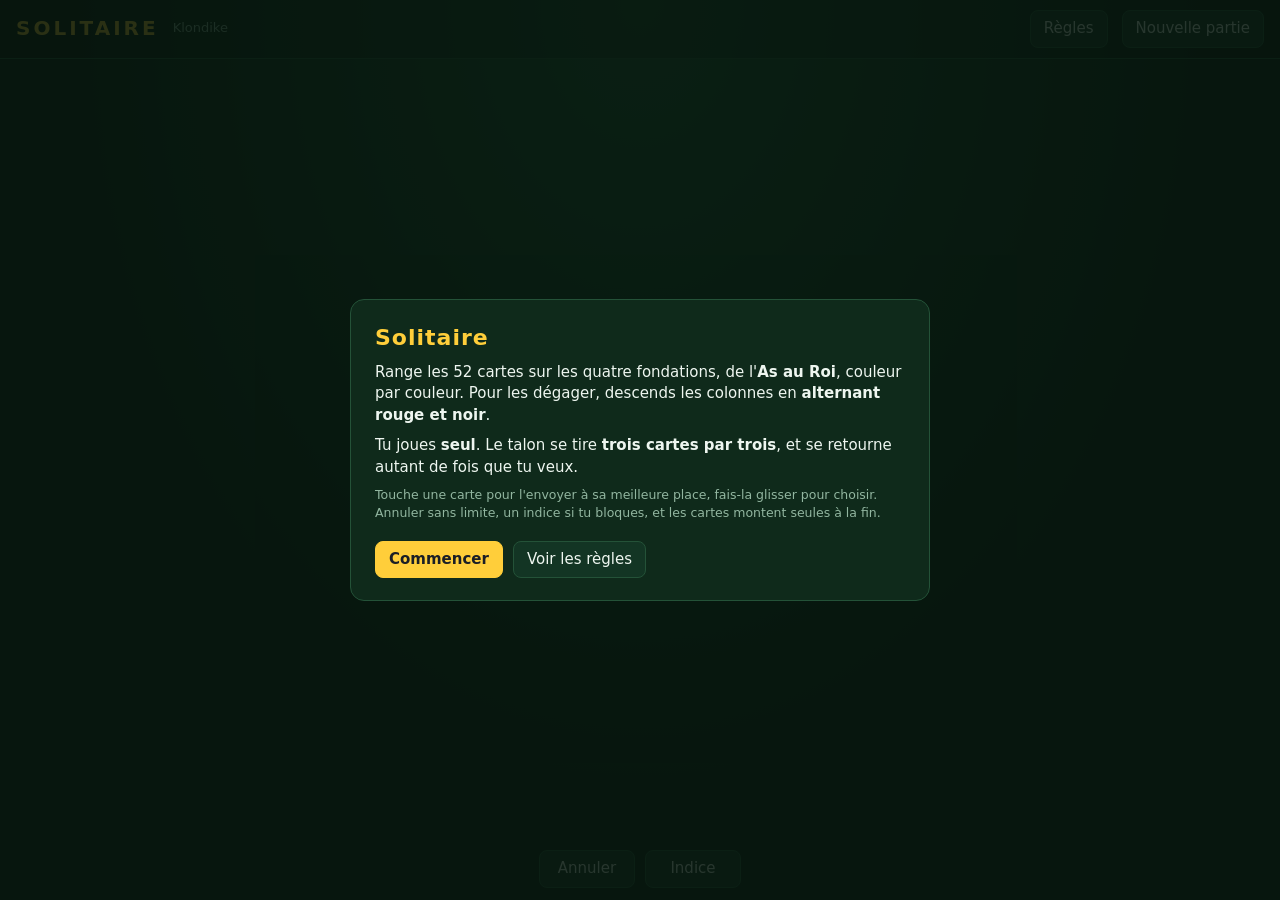
<file: solitaire.html>
<!DOCTYPE html>
<html lang="fr">
<head>
<meta charset="utf-8">
<meta name="viewport" content="width=device-width, initial-scale=1, viewport-fit=cover">
<title>Solitaire</title>
<link rel="stylesheet" href="cartes.css?v=a75e348d">
<style>
  /* Gabarit, en-tête, boutons, statut, journal, feuilles : cartes.css.
     Ici : la teinte, les cartes, la rangée du haut (talon, défausse, quatre
     fondations) et les sept colonnes. Ni adversaires ni main : on joue seul,
     toute la partie est sur la table. */
  :root {
    --bg: #07170e;
    --panel: #0f2a1b;
    --line: #245238;
    --text: #eef6f0;
    --dim: #92b6a0;
    --bg-top: #1b5634;
    --btn: #133524;
    --btn-hover: #1b4631;
    --red: #c8322b;
    --black: #1f2328;
    --hint: #6fe3ff;
    /* Navigateurs sans cqh : la carte se règle sur la fenêtre. */
    --g: 8px;
    --cw: clamp(30px, min((100vw - 48px) / 7.5, (100vh - 230px) / 5.6), 118px);
  }

  /* ----------------------------------------------------------------- Table */
  /* La rangée du haut puis les sept colonnes, sur une même grille de sept
     cartes de large. La carte se règle sur la table : sept de front en
     largeur ; en hauteur, la rangée du haut (1.4 largeur), l'écart, et de quoi
     montrer une colonne de cinq cartes cachées et sept visibles sans la
     resserrer (4.2 largeurs) — 5.6 en tout. */
  #table { flex-direction: column; justify-content: flex-start; gap: 0; touch-action: manipulation; }
  @supports (width: 1cqh) {
    #table {
      --g: clamp(4px, 1.2cqw, 14px);
      --cw: clamp(30px, min((100cqw - 6 * var(--g)) / 7, (100cqh - var(--g)) / 5.6), 118px);
    }
  }
  #top, #tableau { display: grid; grid-template-columns: repeat(7, var(--cw)); column-gap: var(--g); }
  #top { flex: none; }
  #found { display: contents; }
  #tableau { flex: 1 1 0; min-height: 0; margin-top: var(--g); }

  .slot { position: relative; height: calc(var(--cw) * 1.4); cursor: pointer; }
  #waste { grid-column: span 2; }
  /* Un emplacement vide reste lisible : pointillés, et ce qu'il attend. */
  .empty {
    position: absolute; left: 0; top: 0;
    width: var(--cw); height: calc(var(--cw) * 1.4);
    border: 2px dashed var(--line); border-radius: calc(var(--cw) * .09);
    display: grid; place-items: center;
    color: #3a7553; font-size: calc(var(--cw) * .48); font-weight: 800; line-height: 1;
  }
  .empty.red { color: #8a4a48; }
  #stock .count {
    position: absolute; left: calc(var(--cw) / 2); bottom: 7%; transform: translateX(-50%);
    padding: 0 .5em; border-radius: 999px;
    background: rgba(0,0,0,.6); color: #fff;
    font-size: clamp(10px, calc(var(--cw) * .18), 14px); font-weight: 700; line-height: 1.5;
    pointer-events: none;
  }

  /* Les colonnes : les cartes cachées décalées de --dy, les visibles de --uy,
     assez pour lire leur coin ; --uy-max part de la largeur d'une carte. */
  .col {
    position: relative; cursor: pointer;
    --uy-max: .36;
    --dy: calc(var(--cw) * .12);
    --uy: calc(var(--cw) * .3);
  }
  @supports (width: 1cqh) {
    /* Une colonne qui ne tiendrait plus se resserre : la hauteur de la table,
       moins la rangée du haut, l'écart, la dernière carte et les cartes
       cachées, partagée entre les autres visibles. */
    .col { --uy: clamp(var(--cw) * .1, (100cqh - var(--cw) * 2.8 - var(--g) - var(--d, 0) * var(--dy)) / max(var(--u, 1) - 1, 1), var(--cw) * var(--uy-max)); }
  }

  /* -------------------------------------------------------------- Cartes */
  .card {
    position: absolute; left: 0; top: 0;
    width: var(--cw); height: calc(var(--cw) * 1.4);
    border: 0; padding: 0;
    border-radius: calc(var(--cw) * .09);
    --face: #fbf7ee;
    background: var(--face);
    color: var(--black);
    box-shadow: 0 1px 0 rgba(0,0,0,.25), 0 2px 6px rgba(0,0,0,.4);
    overflow: hidden;
    font: inherit;
    cursor: pointer;
    /* Le doigt fait glisser la carte : ni défilement, ni zoom au double toucher. */
    touch-action: none;
  }
  /* Le survol des boutons de cartes.css repeindrait la carte. */
  .card:hover:not(:disabled) { background: var(--face); }
  .card.red { color: var(--red); }
  /* Le coin sur une ligne : c'est tout ce qu'on voit d'une carte recouverte. */
  .card .corner {
    position: absolute; top: 4%; left: 7%;
    display: flex; align-items: baseline;
    font-size: calc(var(--cw) * .27); line-height: 1;
  }
  .card .corner b { font-weight: 900; letter-spacing: -.05em; }
  .card .corner i { font-style: normal; font-size: .92em; margin-left: .04em; }
  .card .pip {
    position: absolute; inset: 28% 0 0;
    display: grid; place-items: center;
    font-size: calc(var(--cw) * .66); line-height: 1;
  }
  .card.back {
    --face: repeating-linear-gradient(45deg, #7d2431 0 4px, #922c3b 4px 8px);
    box-shadow: inset 0 0 0 calc(var(--cw) * .06) #f1e6d2, 0 1px 4px rgba(0,0,0,.45);
  }
  .col .card { top: calc(var(--a, 0) * var(--dy) + var(--b, 0) * var(--uy)); }
  #waste .card { left: calc(var(--x, 0) * var(--cw) * .32); }

  /* Le glisser : les cartes prises suivent le doigt dans un calque posé sur la
     page (--cw y est fixé en px), leur place reste vide ; les places où elles
     peuvent aller s'entourent, celle qu'elles recouvrent d'un trait plein. */
  .ghost { position: fixed; left: 0; top: 0; z-index: 30; pointer-events: none; will-change: transform; }
  .ghost .card { box-shadow: 0 0 0 1px rgba(0,0,0,.2), 0 12px 26px rgba(0,0,0,.55); }
  .ghost.home { transition: transform .15s ease-out; }
  body.dragging, body.dragging * { cursor: grabbing !important; }
  .card.lifted { visibility: hidden; }
  .card.target, .empty.target { outline: 3px dashed var(--accent); outline-offset: 1px; }
  .over > .target { outline-style: solid; }
  /* Une carte touchée qui ne peut aller nulle part tremble. */
  @keyframes nogo { 25%, 75% { transform: translateX(-5%); } 50% { transform: translateX(5%); } }
  .card.nogo { animation: nogo .28s ease-in-out; }
  @keyframes glow {
    from { box-shadow: 0 0 0 2px var(--hint); }
    to { box-shadow: 0 0 0 4px var(--hint), 0 0 16px var(--hint); }
  }
  /* Une carte qui vient d'arriver, une carte qui se retourne. */
  @keyframes land { from { transform: translateY(calc(var(--cw) * -.14)) scale(1.04); filter: brightness(1.15); } }
  @keyframes flip { from { transform: perspective(500px) rotateY(85deg); } }
  .card.land { animation: land .2s ease-out; }
  .card.flip { animation: flip .26s ease-out; }
  .card.hint, .empty.hint { box-shadow: 0 0 0 3px var(--hint); animation: glow .75s ease-in-out infinite alternate; }

  #status b.red, #log b.red { color: #ff7a70; }

  /* -------------------------------------------------------------- Feuilles */
  .next-round b { color: var(--text); }

  /* ------------------------------------------------- Téléphone (portrait) */
  @media (max-width: 560px) {
    #table { padding: 2px 6px 0; }
    /* Sept cartes de front laissent la moitié de la hauteur libre : les
       colonnes s'étalent, chaque carte recouverte offre une bande plus large
       sous le doigt. Elles se resserrent encore quand elles ne tiennent plus. */
    .col { --uy-max: .56; --dy: calc(var(--cw) * .16); }
    #actions button { max-width: 150px; }
  }
  @media (prefers-reduced-motion: reduce) {
    .card.land, .card.flip, .card.hint, .empty.hint, .card.nogo { animation: none; }
    .ghost.home { transition: none; }
  }
</style>
</head>
<body>

<header>
  <h1>SOLITAIRE</h1>
  <span class="meta" id="roundInfo">Klondike</span>
  <span class="spacer"></span>
  <button id="btnRules">Règles</button>
  <button id="btnNew">Nouvelle partie</button>
</header>

<main>
  <div id="table">
    <div id="top">
      <div class="slot" id="stock"></div>
      <div class="slot" id="waste"></div>
      <div id="found"></div>
    </div>
    <div id="tableau"></div>
  </div>
  <div id="status"></div>
  <div id="log"></div>
  <div id="actions">
    <button id="btnUndo">Annuler</button>
    <button id="btnHint">Indice</button>
  </div>
</main>

<!-- Écran de démarrage -->
<div class="overlay" id="startOverlay">
  <div class="sheet">
    <h2>Solitaire</h2>
    <p>Range les 52 cartes sur les quatre fondations, de l'<b>As au Roi</b>, couleur par couleur. Pour
       les dégager, descends les colonnes en <b>alternant rouge et noir</b>.</p>
    <p>Tu joues <b>seul</b>. Le talon se tire <b>trois cartes par trois</b>, et se retourne autant de
       fois que tu veux.</p>
    <p class="hint">Touche une carte pour l'envoyer à sa meilleure place, fais-la glisser pour choisir. Annuler
       sans limite, un indice si tu bloques, et les cartes montent seules à la fin.</p>
    <div class="actions">
      <button class="primary" id="btnStart">Commencer</button>
      <button id="btnRules2">Voir les règles</button>
    </div>
  </div>
</div>

<!-- Règles -->
<div class="overlay" id="rulesOverlay" hidden>
  <div class="sheet">
    <h2>Règles</h2>
    <p>Le <b>Klondike</b>, la plus jouée des patiences. Le but : ranger les <b>52 cartes</b> sur les
       quatre <b>fondations</b>, une par couleur, de l'As au Roi.</p>
    <h3>La donne</h3>
    <p>Sept colonnes de 1 à 7 cartes face cachée, la dernière de chacune retournée. Les 24 cartes qui
       restent forment le <b>talon</b>.</p>
    <h3>Les colonnes</h3>
    <p>On y descend en <b>alternant les couleurs</b> : un 7 rouge sur un 8 noir. Une carte se déplace
       avec toutes celles qui sont posées dessus. Une colonne vide ne reçoit qu'un <b>Roi</b>, avec ce
       qu'il porte. Une carte cachée qui se retrouve découverte se retourne d'elle-même.</p>
    <h3>Le talon</h3>
    <p>Touche-le pour retourner <b>trois cartes</b> sur la défausse, moins s'il en reste moins : seule
       celle du dessus se joue. Le talon vide, la défausse se retourne pour en refaire un, dans le même
       ordre, <b>autant de fois que tu veux</b>.</p>
    <h3>Les fondations</h3>
    <p>Chacune monte de l'As au Roi dans sa couleur. Une carte peut en <b>redescendre</b> sur une
       colonne, si elle y a sa place.</p>
    <h3>La fin</h3>
    <p>La partie est gagnée quand les 52 cartes sont rangées. Dès que le talon et la défausse sont vides
       et toutes les cartes retournées, elles <b>montent seules</b>. Certaines donnes ne se gagnent
       pas : <b>Nouvelle partie</b> en distribue une autre.</p>
    <h3>Jouer</h3>
    <ul>
      <li>Touche une carte : elle part d'elle-même à la meilleure place, avec celles posées dessus —
          les fondations d'abord, puis une colonne. Si elle ne peut aller nulle part, elle tremble.</li>
      <li>Pour la poser ailleurs, <b>fais-la glisser</b> : les places où elle peut aller s'entourent.
          Une carte des fondations ne redescend qu'ainsi, en la faisant glisser sur une colonne.</li>
      <li><b>Annuler</b> défait le dernier coup, autant de fois que tu veux.</li>
      <li><b>Indice</b> montre un bon coup. Il ne regarde pas les cartes cachées : il ne sait que ce que
          tu sais, les cartes du talon déjà vues comprises.</li>
    </ul>
    <p class="hint">Règle traditionnelle du Klondike, talon tiré par trois, retourné sans limite.</p>
    <div class="actions"><button class="primary" id="btnCloseRules">Fermer</button></div>
  </div>
</div>

<!-- Fin de partie -->
<div class="overlay" id="scoreOverlay" hidden>
  <div class="sheet">
    <h2 id="scoreTitle">Gagné !</h2>
    <div id="scoreBody"></div>
    <div class="actions">
      <button class="primary" id="btnNext">Nouvelle donne</button>
    </div>
  </div>
</div>

<script>
"use strict";

/* =========================================================================
   SOLITAIRE — le Klondike, la plus jouée des patiences. On joue seul : c'est
   le seul jeu de cartes de gamebox sans adversaires.

   Règle traditionnelle, avec les choix de l'auteur : le talon se tire trois
   cartes par trois et se retourne autant de fois qu'on veut ; une carte des
   fondations peut redescendre sur une colonne ; Annuler sans limite, un indice
   qui ne regarde pas les cartes cachées, et les cartes qui montent seules
   quand tout est découvert. Le détail est dans le panneau des règles.
   ========================================================================= */

/* Couleurs 0 à 3, dans l'ordre des fondations : noires et rouges alternent. */
const SUIT_SYM = ["♠", "♥", "♣", "♦"];
const RED = [false, true, false, true];
const RANK_SHORT = { 1: "A", 11: "V", 12: "D", 13: "R" };
const DRAW = 3;                  // cartes retournées à chaque tirage du talon
const AUTO_MS = 170;             // fin automatique : une carte monte toutes les AUTO_MS
const END_MS = 2000;             // la victoire annoncée, la dernière carte en place, avant la feuille

const sleep = (ms) => new Promise((r) => setTimeout(r, ms));

/* ------------------------------------------------------------------ Paquet */
/* Valeurs 1 (As) à 13 (Roi). `up` : face visible. `seen` : le joueur l'a vue
   au moins une fois ; retournée au talon ou recachée par Annuler, elle reste
   connue. C'est tout ce que l'indice a le droit de savoir. */
let uidSeq = 0;
const mkCard = (suit, rank) => ({ uid: ++uidSeq, suit, rank, up: false, seen: false });

function buildDeck() {
  const d = [];
  for (let s = 0; s < 4; s++) for (let r = 1; r <= 13; r++) d.push(mkCard(s, r));
  return d;                                            // 4 × 13 = 52
}

function shuffle(a) {
  for (let i = a.length - 1; i > 0; i--) {
    const j = Math.floor(Math.random() * (i + 1));
    [a[i], a[j]] = [a[j], a[i]];
  }
  return a;
}

const rankLabel = (r) => RANK_SHORT[r] || String(r);
const cardLabel = (c) => rankLabel(c.rank) + SUIT_SYM[c.suit];
const cardHtml = (c) => `<b${RED[c.suit] ? ' class="red"' : ""}>${cardLabel(c)}</b>`;
const plural = (n, word) => `${n} ${word}${n > 1 ? "s" : ""}`;

/* ------------------------------------------------------------------- État */
const S = {
  stock: [],          // le talon, face cachée ; la prochaine carte tirée en fin de tableau
  waste: [],          // la défausse ; seule la dernière se joue
  fan: 0,             // cartes du dernier tirage encore sur la défausse, montrées en éventail
  found: [],          // quatre fondations, une par couleur (indice = couleur), de l'As au Roi
  cols: [],           // sept colonnes ; les cartes cachées en tête, puis les visibles
  phase: "idle",      // idle | play | auto (les cartes montent seules) | over
  drag: null,         // les cartes qu'on fait glisser : { at: "w" } | { at: "f", i } | { at: "c", i, k }
  nogo: null,         // la carte touchée qui ne peut aller nulle part (même forme), jusqu'à l'action suivante
  hint: null,         // l'indice affiché, jusqu'à l'action suivante : { mv, card, onto } | { none: true }
  undo: [],           // un instantané avant chaque coup et chaque tirage
  trail: [],          // empreintes des positions de la partie, tirages exclus : l'indice n'y revient pas
  moves: 0,           // coups et tirages joués (un coup annulé ne compte plus)
  passes: 0,          // fois où le talon a été retourné
  idle: 0,            // tirages depuis le dernier déplacement de carte
  hints: 0,           // indices demandés, pour la feuille de fin
  undos: 0,           // coups annulés, pour la feuille de fin
  t0: 0,              // début de la donne (Date.now())
  time: 0,            // durée de la partie gagnée, en ms
  games: 0,           // donnes distribuées depuis l'ouverture de la page
  wins: 0,            // et donnes gagnées
  logs: [],
  epoch: 0,           // change à chaque donne : une fin automatique en vol s'arrête
};

const el = (id) => document.getElementById(id);
const foundCount = () => S.found.reduce((t, f) => t + f.length, 0);

function log(msg) {
  S.logs.push(msg);
  if (S.logs.length > 3) S.logs.shift();
}

/* --------------------------------------------------------------- Légalité */
/* Une source : { at: "w" } le dessus de la défausse, { at: "f", i } le dessus
   de la fondation i, { at: "c", i, k } la carte k de la colonne i avec toutes
   celles posées dessus. Une destination : { at: "f", i } ou { at: "c", i }. */
const DESTS = [0, 1, 2, 3].map((i) => ({ at: "f", i })).concat([0, 1, 2, 3, 4, 5, 6].map((i) => ({ at: "c", i })));

/* Les cartes qu'une source déplace ; aucune si elle est vide ou cachée. Les
   cartes visibles d'une colonne forment toujours une suite descendante
   alternée : on n'y pose que des suites, et seule la dernière carte se
   retourne. */
function cardsAt(src) {
  if (src.at === "w") return S.waste.length ? [S.waste[S.waste.length - 1]] : [];
  if (src.at === "f") {
    const f = S.found[src.i];
    return f && f.length ? [f[f.length - 1]] : [];
  }
  const col = S.cols[src.i];
  if (!col || !(src.k >= 0) || src.k >= col.length || !col[src.k].up) return [];
  return col.slice(src.k);
}

/* Toute la règle des déplacements tient ici : le rendu, les clics, l'indice
   et les tests passent par elle. Aux fondations, une carte seule, de sa
   couleur, à la suite ; sur une colonne, une valeur de moins et l'autre
   couleur, ou un Roi sur une colonne vide. */
function canPlace(cards, dst, src) {
  if (!cards.length || !dst) return false;
  const c = cards[0];
  if (dst.at === "f") {
    return src.at !== "f" && cards.length === 1 && dst.i === c.suit && S.found[dst.i].length === c.rank - 1;
  }
  if (dst.at !== "c" || !S.cols[dst.i] || (src.at === "c" && src.i === dst.i)) return false;
  const col = S.cols[dst.i];
  if (!col.length) return c.rank === 13;
  const top = col[col.length - 1];
  return top.up && top.rank === c.rank + 1 && RED[top.suit] !== RED[c.suit];
}
const canMove = (src, dst) => canPlace(cardsAt(src), dst, src);
const sameSrc = (a, b) => a.at === b.at && (a.at === "w" || (a.i === b.i && (a.at !== "c" || a.k === b.k)));

/* La meilleure place d'une carte touchée : les fondations, puis une colonne
   occupée, puis une colonne vide. */
function bestTarget(src) {
  const ok = DESTS.filter((d) => canMove(src, d));
  return ok.find((d) => d.at === "f") || ok.find((d) => S.cols[d.i].length) || ok[0] || null;
}

/* La carte qui sera sur la défausse après d tirages, sans rien tirer. Le
   talon et la défausse forment une seule suite T, dans l'ordre où les cartes
   sortent ; p cartes sont sur la défausse. Un tirage avance p de trois, le
   talon retourné le remet à 0. */
function talonAfter(d) {
  const T = S.waste.concat(S.stock.slice().reverse());
  let p = S.waste.length;
  for (let k = 0; k < d; k++) p = p === T.length ? 0 : Math.min(p + DRAW, T.length);
  return p ? T[p - 1] : null;
}

/* Le talon a fait un tour entier sans qu'aucune carte ne bouge. */
const stuck = () => S.passes > 0 && S.idle > Math.ceil((S.stock.length + S.waste.length) / DRAW) + 1;

/* ================================================================= MOTEUR */

function snapshot() {
  return {
    stock: S.stock.slice(), waste: S.waste.slice(), fan: S.fan,
    found: S.found.map((f) => f.slice()), cols: S.cols.map((c) => c.slice()),
    ups: S.cols.map((col) => col.map((c) => c.up)),
    moves: S.moves, passes: S.passes, idle: S.idle, trail: S.trail.length,
  };
}

/* Une carte recachée par Annuler garde `seen` : le joueur l'a vue. */
function restore(s) {
  S.stock = s.stock; S.waste = s.waste; S.fan = s.fan; S.found = s.found; S.cols = s.cols;
  for (const c of S.stock) c.up = false;
  for (const c of S.waste) c.up = true;
  S.cols.forEach((col, i) => col.forEach((c, k) => { c.up = s.ups[i][k]; }));
  S.moves = s.moves; S.passes = s.passes; S.idle = s.idle;
  S.trail.length = s.trail;
}

/* Tirer : trois cartes du talon sur la défausse, moins s'il en reste moins.
   Talon vide : la défausse se retourne, dans le même ordre. */
function doDraw() {
  if (S.phase !== "play" || (!S.stock.length && !S.waste.length)) return false;
  S.undo.push(snapshot());
  if (S.stock.length) {
    const n = Math.min(DRAW, S.stock.length);
    for (let k = 0; k < n; k++) {
      const c = S.stock.pop();
      c.up = true;
      c.seen = true;
      S.waste.push(c);
    }
    S.fan = n;
  } else {
    S.stock = S.waste.reverse();
    for (const c of S.stock) c.up = false;
    S.waste = [];
    S.fan = 0;
    S.passes++;
    log(`Talon retourné (${S.passes + 1}ᵉ tour).`);
  }
  S.moves++;
  S.idle++;
  S.drag = null;
  S.nogo = null;
  S.hint = null;
  render();
  return true;
}

function moveLine(cards, src, dst, under) {
  const what = cards.length > 1 ? `Suite du ${cardHtml(cards[0])}` : cardHtml(cards[0]);
  if (dst.at === "f") return `${what} aux fondations.`;
  if (src.at === "f") return `${what} redescend sur ${cardHtml(under)}.`;
  return under ? `${what} sur ${cardHtml(under)}.` : `${what} dans la colonne vide.`;
}

/* Un déplacement : la carte (ou la suite) passe de src à dst, et la carte
   découverte dans la colonne quittée se retourne. */
function doMove(src, dst) {
  if (S.phase !== "play" || !canMove(src, dst)) return false;
  S.undo.push(snapshot());
  let cards;
  if (src.at === "w") { cards = [S.waste.pop()]; if (S.fan > 0) S.fan--; }
  else if (src.at === "f") cards = [S.found[src.i].pop()];
  else cards = S.cols[src.i].splice(src.k);
  const pile = dst.at === "f" ? S.found[dst.i] : S.cols[dst.i];
  const under = pile[pile.length - 1];
  pile.push(...cards);
  let line = moveLine(cards, src, dst, under);
  if (src.at === "c") {
    const col = S.cols[src.i], top = col[col.length - 1];
    if (top && !top.up) {
      top.up = true;
      top.seen = true;
      line += ` On découvre ${cardHtml(top)}.`;
    }
  }
  S.moves++;
  S.idle = 0;
  S.drag = null;
  S.nogo = null;
  S.hint = null;
  S.trail.push(stateKey());
  log(line);
  afterMove();
  return true;
}

/* Après chaque déplacement : gagné, ou tout est découvert et les cartes
   montent seules. Sinon on continue. */
function afterMove() {
  if (foundCount() === 52) { win(); return; }
  if (!S.stock.length && !S.waste.length && S.cols.every((col) => col.every((c) => c.up))) { autoFinish(); return; }
  render();
}

/* Tout est découvert, talon et défausse vides : chaque colonne descend, sa
   dernière carte est donc sa plus petite, et la plus petite de toutes peut
   toujours monter. Une carte à la fois, AUTO_MS d'écart. */
async function autoFinish() {
  const epoch = S.epoch;
  S.phase = "auto";
  S.drag = null;
  S.nogo = null;
  S.hint = null;
  log("Tout est découvert : les cartes montent seules.");
  render();
  while (foundCount() < 52) {
    await sleep(AUTO_MS);
    if (epoch !== S.epoch || S.phase !== "auto") return;
    let from = -1;
    S.cols.forEach((col, i) => {
      const c = col[col.length - 1];
      if (c && S.found[c.suit].length === c.rank - 1 && (from < 0 || c.rank < S.cols[from][S.cols[from].length - 1].rank)) from = i;
    });
    if (from < 0) { S.phase = "play"; render(); return; }   // impossible, voir plus haut : simple garde-fou
    const c = S.cols[from].pop();
    S.found[c.suit].push(c);
    render();
  }
  win();
}

/* La victoire s'annonce dans le statut ; la feuille vient END_MS plus tard. */
async function win() {
  S.phase = "over";
  S.drag = null;
  S.nogo = null;
  S.hint = null;
  S.wins++;
  S.time = Date.now() - S.t0;
  log("Les 52 cartes sont rangées !");
  render();
  const epoch = S.epoch;
  await sleep(END_MS);
  if (epoch === S.epoch && S.phase === "over") showScores();
}

/* Joue un coup d'une politique : les tirages qu'il demande, puis le
   déplacement. C'est ainsi que les tests et le banc d'essai font jouer
   l'ordinateur ; à l'écran, l'indice ne montre que la première étape. */
function playMove(mv) {
  if (mv.draw) return doDraw();
  for (let k = 0; k < (mv.draws || 0); k++) doDraw();
  return doMove(mv.src, mv.dst);
}

/* ================================================================ L'INDICE */
/* Deux politiques derrière la même interface, pick() -> coup | null, choisies
   par leur nom (policyOf). Un coup : { draw: true } (tirer, ou retourner le
   talon), ou { src, dst, draws } : `draws` tirages d'abord (0 le plus
   souvent), puis le déplacement. L'indice est toujours « sharp » ; « simple »
   ne sert que de référence au banc d'essai.

   Ni l'une ni l'autre ne lit une carte que le joueur n'a jamais vue : elles
   passent par publicView(), où une telle carte vaut -1, et le test le
   vérifie. Une carte y est un entier, 13 × couleur + valeur − 1. */
const idOf = (c) => (c.seen ? c.suit * 13 + c.rank - 1 : -1);
const rankOf = (id) => id % 13 + 1;
const suitOf = (id) => (id / 13) | 0;
const redOf = (id) => suitOf(id) & 1;         // ♥ et ♦ : couleurs 1 et 3

/* Ce que voit le joueur. `down` : cartes cachées en tête de chaque colonne ;
   `T` : talon et défausse dans l'ordre où les cartes sortent, `p` cartes sur
   la défausse (voir talonAfter). */
function publicView() {
  const cols = S.cols.map((col) => col.map(idOf));
  const down = S.cols.map((col) => { let d = 0; while (d < col.length && !col[d].up) d++; return d; });
  const found = S.found.map((f) => f.length);
  const T = S.waste.map(idOf);
  for (let k = S.stock.length - 1; k >= 0; k--) T.push(idOf(S.stock[k]));
  return { cols, down, found, T, p: S.waste.length };
}

/* L'empreinte d'une position : deux hachages de 32 bits réunis en un entier
   exact de 53 bits. p = -1 quand l'avancée dans le talon ne compte pas (la
   trace de la partie : tirer ne change rien d'autre). */
function hashOf(cols, down, found, T, p) {
  let a = 0x811c9dc5, b = 0x2545f491;
  const mix = (v) => { a = Math.imul(a ^ v, 0x01000193); b = Math.imul(b ^ v, 0x5bd1e995) ^ (b >>> 15); };
  for (let i = 0; i < 7; i++) {
    mix(100 + down[i]);
    const col = cols[i];
    for (let k = 0; k < col.length; k++) mix(col[k] + 3);
  }
  for (let s = 0; s < 4; s++) mix(200 + found[s]);
  mix(300);
  for (let k = 0; k < T.length; k++) mix(T[k] + 3);
  mix(400 + p);
  return (a >>> 0) * 2097152 + ((b >>> 0) & 2097151);
}

function stateKey() {
  const v = publicView();
  return hashOf(v.cols, v.down, v.found, v.T, -1);
}

/* Politique « simple » : RÉFÉRENCE DU BANC D'ESSAI UNIQUEMENT, l'indice est
   toujours « sharp ». Gloutonne, sans regarder plus loin que le coup : une
   carte aux fondations, sinon une suite déplacée pour découvrir une carte (la
   colonne la plus haute d'abord), sinon la défausse sur une colonne, sinon
   tirer. Chacun de ces coups avance, elle ne boucle donc jamais ; le banc
   l'arrête quand le talon a fait un tour sans coup (stuck). */
const simplePolicy = {
  pick() {
    const v = publicView();
    const toFound = (id) => id >= 0 && rankOf(id) === v.found[suitOf(id)] + 1;
    const fits = (id, j) => {
      const col = v.cols[j];
      if (!col.length) return rankOf(id) === 13;
      const t = col[col.length - 1];
      return t >= 0 && rankOf(t) === rankOf(id) + 1 && redOf(t) !== redOf(id);
    };
    for (let i = 0; i < 7; i++) {
      const col = v.cols[i];
      if (col.length && toFound(col[col.length - 1])) {
        return { src: { at: "c", i, k: col.length - 1 }, dst: { at: "f", i: suitOf(col[col.length - 1]) } };
      }
    }
    const w = v.p ? v.T[v.p - 1] : -1;
    if (toFound(w)) return { src: { at: "w" }, dst: { at: "f", i: suitOf(w) } };
    const tall = [0, 1, 2, 3, 4, 5, 6].sort((x, y) => v.down[y] - v.down[x]);
    for (const i of tall) {
      if (!v.down[i]) continue;
      const base = v.cols[i][v.down[i]];
      for (let j = 0; j < 7; j++) if (j !== i && fits(base, j)) return { src: { at: "c", i, k: v.down[i] }, dst: { at: "c", i: j } };
    }
    if (w >= 0) for (let j = 0; j < 7; j++) if (fits(w, j)) return { src: { at: "w" }, dst: { at: "c", i: j } };
    return v.T.length ? { draw: true } : null;
  },
};

/* Politique « sharp » (l'indice). Dans l'ordre :
     1. une carte qui monte sans risque aux fondations — un As, un 2, ou une
        carte dont les deux couleurs adverses sont déjà au rang d'en dessous :
        plus personne n'aura besoin de se poser dessus ;
     2. tirer, tant que le talon cache des cartes jamais vues : tirer ne coûte
        rien (on peut le retourner sans limite, et chaque carte vue au premier
        tour revient au suivant), et toute la suite se décide mieux en
        connaissant le talon ;
     3. un plan : une recherche de quelques coups (AI.depth) sur ce qu'on
        voit, notée par evalNode(). Une carte découverte pendant le plan reste
        inconnue (-2) : rien ne s'y pose, elle ne bouge plus, et la colonne
        compte comme creusée. Le talon se joue en entier : chaque carte qu'on
        peut amener sur la défausse à force de tirages est un coup (talonReach).
   On joue le premier coup du meilleur plan, s'il améliore la position, et on
   recommence au coup suivant. Jamais un coup qui ramène à une position déjà
   jouée dans la partie (S.trail) : la partie ne peut pas boucler. */
const AI = {
  found: 5,        // une carte de plus aux fondations
  down: 10,        // une carte cachée de moins
  tall: 1,         // et le carré des cartes cachées de chaque colonne : creuser d'abord la plus haute
  empty: 5,        // une colonne vide
  talon: 2,        // une carte de moins au talon
  ahead: 3,        // par rang d'avance d'une fondation au-delà de deux sur les deux de l'autre couleur
  step: 0.05,      // chaque coup du plan : à valeur égale, le plus court
  click: 0.002,    // chaque tirage d'un coup du talon
  depth: 6,        // coups d'affilée examinés au plus
  nodes: 4000,     // positions examinées au plus par décision
};

/* Les cartes qu'on peut amener sur la défausse sans rien jouer, et le nombre
   de tirages qu'il faut : celle du dessus, puis de trois en trois jusqu'au
   bout, puis, le talon retourné, de nouveau de trois en trois. Paires
   (q, tirages) à plat : la carte est T[q - 1]. */
function talonReach(T, p) {
  const out = [];
  const len = T.length;
  if (!len) return out;
  const got = new Uint8Array(len + 1);
  if (p > 0) { out.push(p, 0); got[p] = 1; }
  let pos = p, clicks = 0, recycles = 0;
  for (;;) {
    if (pos === len) { pos = 0; recycles++; } else pos = Math.min(pos + DRAW, len);
    clicks++;
    if (recycles > 1 || (recycles && pos === p)) break;
    if (pos > 0 && !got[pos]) { got[pos] = 1; out.push(pos, clicks); }
  }
  return out;
}

/* Les coups d'une position du plan. Types : 0 colonne → fondation, 1 talon →
   fondation, 2 suite d'une colonne à l'autre, 3 talon → colonne, 4 fondation
   → colonne. Élagage : une suite ne se coupe que si la carte qu'elle découvre
   peut monter ou recevoir une carte qui attend ; une fondation ne redescend
   que pour recevoir une carte qui attend ; un Roi ne va que dans la première
   colonne vide, et jamais d'une colonne où il est seul en tête. */
function genMoves(n) {
  const out = [];
  const { cols, down, found, T } = n;
  const reach = talonReach(T, n.p);
  const toFound = (id) => id >= 0 && rankOf(id) === found[suitOf(id)] + 1;
  // Les cartes qui peuvent bouger : celles du talon qu'on peut amener, et les visibles des colonnes.
  const avail = new Uint8Array(52);
  for (let r = 0; r < reach.length; r += 2) { const c = T[reach[r] - 1]; if (c >= 0) avail[c] = 1; }
  for (let i = 0; i < 7; i++) for (let k = down[i]; k < cols[i].length; k++) if (cols[i][k] >= 0) avail[cols[i][k]] = 1;
  // Une carte qui pourrait se poser sur `id` (une de moins, l'autre couleur) attend-elle quelque part, `but` mis à part ?
  const wanted = (id, but) => {
    const r = rankOf(id);
    if (r === 1) return false;
    const s = suitOf(id);
    const a = ((s + 1) & 3) * 13 + r - 2, b = ((s + 3) & 3) * 13 + r - 2;
    return (avail[a] === 1 && a !== but) || (avail[b] === 1 && b !== but);
  };
  let firstEmpty = -1;
  for (let j = 0; j < 7; j++) if (!cols[j].length) { firstEmpty = j; break; }
  const accepts = (j, id) => {
    const col = cols[j];
    if (!col.length) return j === firstEmpty && rankOf(id) === 13;
    const t = col[col.length - 1];
    return col.length > down[j] && t >= 0 && rankOf(t) === rankOf(id) + 1 && redOf(t) !== redOf(id);
  };

  for (let i = 0; i < 7; i++) {
    const col = cols[i];
    if (col.length > down[i] && toFound(col[col.length - 1])) out.push({ t: 0, i, c: col[col.length - 1] });
  }
  for (let r = 0; r < reach.length; r += 2) {
    const c = T[reach[r] - 1];
    if (toFound(c)) out.push({ t: 1, q: reach[r], clicks: reach[r + 1], c });
  }
  for (let i = 0; i < 7; i++) {
    const col = cols[i];
    for (let k = down[i]; k < col.length; k++) {
      const base = col[k];
      if (base < 0) break;
      if (k > down[i] && !toFound(col[k - 1]) && !wanted(col[k - 1], base)) continue;
      for (let j = 0; j < 7; j++) {
        if (j !== i && accepts(j, base) && !(k === 0 && !cols[j].length)) out.push({ t: 2, i, k, j });
      }
    }
  }
  for (let r = 0; r < reach.length; r += 2) {
    const c = T[reach[r] - 1];
    if (c < 0) continue;
    for (let j = 0; j < 7; j++) if (accepts(j, c)) out.push({ t: 3, q: reach[r], clicks: reach[r + 1], j, c });
  }
  for (let s = 0; s < 4; s++) {
    const r = found[s];
    if (r < 3) continue;
    const c = s * 13 + r - 1;
    if (!wanted(c, -1)) continue;
    for (let j = 0; j < 7; j++) if (cols[j].length && accepts(j, c)) out.push({ t: 4, s, j, c });
  }
  return out;
}

/* La position après un coup du plan ; celle d'avant reste intacte. */
function applyMove(n, m) {
  const cols = n.cols.slice(), down = n.down.slice(), found = n.found.slice();
  let T = n.T, p = n.p;
  const takeTalon = (q) => { T = T.slice(); T.splice(q - 1, 1); p = q - 1; };
  const take = (i, k) => {
    const col = cols[i], moved = col.slice(k), rest = col.slice(0, k);
    if (rest.length && rest.length === down[i]) {
      down[i]--;
      if (rest[rest.length - 1] === -1) rest[rest.length - 1] = -2;   // découverte : inconnue jusqu'au vrai coup
    }
    cols[i] = rest;
    return moved;
  };
  switch (m.t) {
    case 0: take(m.i, cols[m.i].length - 1); found[suitOf(m.c)]++; break;
    case 1: takeTalon(m.q); found[suitOf(m.c)]++; break;
    case 2: cols[m.j] = cols[m.j].concat(take(m.i, m.k)); break;
    case 3: takeTalon(m.q); cols[m.j] = cols[m.j].concat([m.c]); break;
    case 4: found[m.s]--; cols[m.j] = cols[m.j].concat([m.c]); break;
  }
  return { cols, down, found, T, p };
}

/* La valeur d'une position : cartes rangées, cartes cachées (la colonne la
   plus haute pèse le plus), colonnes vides, talon, et l'avance d'une
   fondation sur l'autre couleur — elle prive de places les cartes qui restent. */
function evalNode(n) {
  let v = 0;
  for (let i = 0; i < 7; i++) {
    const d = n.down[i];
    v -= AI.down * d + AI.tall * d * d;
    if (!n.cols[i].length) v += AI.empty;
  }
  const f = n.found;
  v += AI.found * (f[0] + f[1] + f[2] + f[3]);
  for (let s = 0; s < 4; s++) {
    const lead = f[s] - Math.min(f[(s + 1) & 3], f[(s + 3) & 3]) - 2;
    if (lead > 0) v -= AI.ahead * lead;
  }
  return v - AI.talon * n.T.length;
}

/* La meilleure valeur qu'on peut atteindre en `depth` coups au plus (on peut
   s'arrêter à tout moment). La table `tt` garde chaque position vue : une
   position déjà sur le chemin ne vaut que sa propre valeur, ce qui coupe les
   allers-retours. */
function search(n, depth, ctx) {
  ctx.nodes++;
  const h = hashOf(n.cols, n.down, n.found, n.T, n.p);
  const hit = ctx.tt.get(h);
  if (hit !== undefined && hit.depth >= depth) return hit.value;
  let best = evalNode(n);
  ctx.tt.set(h, { depth, value: best });
  if (depth > 0 && ctx.nodes < ctx.budget) {
    let done = true;
    for (const m of genMoves(n)) {
      const v = search(applyMove(n, m), depth - 1, ctx) - AI.step;
      if (v > best) best = v;
      if (ctx.nodes >= ctx.budget) { done = false; break; }
    }
    ctx.tt.set(h, { depth: done ? depth : 0, value: best });
  }
  return best;
}

/* Le premier coup du meilleur plan, par approfondissement : tous les coups à
   un de profondeur, puis à deux… tant que le budget le permet ; une
   profondeur laissée inachevée ne compte pas. null : aucun coup n'améliore la
   position. */
function plan(root) {
  const trail = new Set(S.trail);
  const moves = [], kids = [];
  for (const m of genMoves(root)) {
    const c = applyMove(root, m);
    if (trail.has(hashOf(c.cols, c.down, c.found, c.T, -1))) continue;
    moves.push(m);
    kids.push(c);
  }
  if (!moves.length) return null;
  const ctx = { nodes: 0, budget: AI.nodes, tt: new Map() };
  ctx.tt.set(hashOf(root.cols, root.down, root.found, root.T, root.p), { depth: Infinity, value: -Infinity });
  let values = kids.map(evalNode);
  for (let d = 1; d < AI.depth && ctx.nodes < ctx.budget; d++) {
    const next = [];
    for (const c of kids) {
      next.push(search(c, d, ctx));
      if (ctx.nodes >= ctx.budget) break;
    }
    if (next.length < kids.length) break;
    values = next;
  }
  let best = -1, bestV = evalNode(root) + 1e-6;
  moves.forEach((m, i) => {
    const v = values[i] - AI.step - (m.clicks || 0) * AI.click;
    if (v > bestV) { bestV = v; best = i; }
  });
  return best < 0 ? null : moves[best];
}

/* Un coup du plan, dans la langue du moteur. */
function toMove(m, n) {
  switch (m.t) {
    case 0: return { src: { at: "c", i: m.i, k: n.cols[m.i].length - 1 }, dst: { at: "f", i: suitOf(m.c) }, draws: 0 };
    case 1: return { src: { at: "w" }, dst: { at: "f", i: suitOf(m.c) }, draws: m.clicks };
    case 2: return { src: { at: "c", i: m.i, k: m.k }, dst: { at: "c", i: m.j }, draws: 0 };
    case 3: return { src: { at: "w" }, dst: { at: "c", i: m.j }, draws: m.clicks };
    default: return { src: { at: "f", i: m.s }, dst: { at: "c", i: m.j }, draws: 0 };
  }
}

const sharpPolicy = {
  pick() {
    const root = publicView();
    const trail = new Set(S.trail);
    const f = root.found;
    const safe = (id) => {
      const r = rankOf(id), s = suitOf(id);
      return r <= 2 || Math.min(f[(s + 1) & 3], f[(s + 3) & 3]) >= r - 1;
    };
    for (const m of genMoves(root)) {
      if (m.t > 1 || m.clicks || !safe(m.c)) continue;
      const c = applyMove(root, m);
      if (!trail.has(hashOf(c.cols, c.down, c.found, c.T, -1))) return toMove(m, root);
    }
    if (root.T.some((c) => c < 0)) return { draw: true };
    const m = plan(root);
    return m ? toMove(m, root) : null;
  },
};

const POLICIES = { simple: simplePolicy, sharp: sharpPolicy };
function policyOf(name) { return POLICIES[name]; }

/* Le coup d'une politique, vérifié : null si elle n'en trouve pas, ou si
   elle en propose un illégal (le test vérifie que ça n'arrive pas). */
function chooseMove(name) {
  const mv = policyOf(name).pick();
  if (!mv) return null;
  if (mv.draw) return S.stock.length || S.waste.length ? { draw: true } : null;
  if (!mv.draws) return canMove(mv.src, mv.dst) ? mv : null;
  const c = talonAfter(mv.draws);
  return mv.src.at === "w" && c && canPlace([c], mv.dst, mv.src) ? mv : null;
}

/* L'indice affiché : le coup, la carte qui bouge (pour un coup du talon,
   celle qu'on va faire venir : le joueur l'a déjà vue) et celle qui la reçoit. */
function hintOf(mv) {
  if (mv.draw) return { mv };
  const card = mv.draws ? talonAfter(mv.draws) : cardsAt(mv.src)[0];
  const col = mv.dst.at === "c" ? S.cols[mv.dst.i] : null;
  return { mv, card, onto: col && col.length ? col[col.length - 1] : null };
}

/* ================================================================= ENTRÉES */

/* Où est une carte : la défausse (toute carte de l'éventail vaut celle du
   dessus), le dessus d'une fondation, une colonne, ou le talon. */
function locate(uid) {
  if (S.waste.some((c) => c.uid === uid)) return { at: "w" };
  for (let s = 0; s < 4; s++) {
    const f = S.found[s];
    if (f.length && f[f.length - 1].uid === uid) return { at: "f", i: s };
  }
  for (let i = 0; i < 7; i++) {
    const k = S.cols[i].findIndex((c) => c.uid === uid);
    if (k >= 0) return { at: "c", i, k };
  }
  return S.stock.some((c) => c.uid === uid) ? { at: "s" } : null;
}

/* Un clic envoie la carte (avec celles posées dessus) à sa meilleure place ;
   pour une autre, on la fait glisser. Une carte qui ne peut aller nulle part
   tremble, et le statut le dit. Une carte des fondations ne redescend qu'en
   glissant : touchée, elle reste — un toucher de trop la ferait descendre
   sans qu'on le veuille. Une carte cachée ne fait rien. */
function onCardClick(uid) {
  if (S.phase !== "play") return;
  const loc = locate(uid);
  if (!loc) return;
  if (loc.at === "s") { onStockClick(); return; }
  if (!cardsAt(loc).length) return;
  const dst = loc.at === "f" ? null : bestTarget(loc);
  if (dst) { doMove(loc, dst); return; }
  S.hint = null;
  S.nogo = loc;
  render();
}

/* Des cartes lâchées sur une place : elles y vont si la règle le permet,
   sinon elles restent où elles étaient. Le glisser-déposer finit ici, et les
   tests passent par là. */
function onDrop(src, dst) {
  if (S.phase !== "play") return false;
  if (dst && doMove(src, dst)) return true;
  S.drag = null;
  render();
  return false;
}

/* Le glisser-déposer. Un appui sur une carte visible ne devient un glisser
   qu'au-delà de DRAG_PX ; en deçà, le navigateur en fait un clic. Le glisser
   parti, la table capture le pointeur (le rendu reconstruit les cartes, jamais
   la table) ; les cartes prises suivent le doigt dans un calque posé sur la
   page, leur place reste vide et les places permises s'entourent. Lâchées,
   elles vont à la place permise qu'elles recouvrent le plus — au moins le
   quart de la carte, pour qu'une carte reposée à côté de chez elle ne parte
   pas chez la voisine —, sinon elles reviennent. */
const DRAG_PX = 6;
const HOME_MS = 150;             // des cartes lâchées sans place reviennent en HOME_MS
let press = null;                // l'appui en cours : { id, src, x, y, ghost } ; ghost et sa place une fois le glisser parti
let swallow = false;             // un glisser vient de finir : le clic qui le suit aussitôt ne compte pas

function onPointerDown(e) {
  if (press && press.ghost) return;              // un autre doigt fait déjà glisser des cartes
  press = null;
  if (S.phase !== "play" || (e.pointerType === "mouse" && e.button !== 0)) return;
  const node = e.target && e.target.closest ? e.target.closest(".card") : null;
  const src = node && node.dataset.uid ? locate(+node.dataset.uid) : null;
  if (!src || src.at === "s" || !cardsAt(src).length) return;
  press = { id: e.pointerId, src, x: e.clientX, y: e.clientY, ghost: null };
}

function onPointerMove(e) {
  if (!press || e.pointerId !== press.id) return;
  const dx = e.clientX - press.x, dy = e.clientY - press.y;
  if (!press.ghost) {
    if (Math.hypot(dx, dy) < DRAG_PX) return;
    if (S.phase !== "play" || !cardsAt(press.src).length) { press = null; return; }
    startDrag();
  }
  press.ghost.style.transform = `translate(${press.left + dx}px, ${press.top + dy}px)`;
  const over = S.drag ? dropTarget(press, dx, dy) : null;
  placeNodes.forEach((node, key) => node.classList.toggle("over", !!over && key === over.at + over.i));
}

function onPointerUp(e) {
  if (!press || e.pointerId !== press.id) return;
  const p = press;
  press = null;
  if (p.ghost) endDrag(p, e.type === "pointerup" ? dropTarget(p, e.clientX - p.x, e.clientY - p.y) : null);
}

/* Les cartes prises passent dans le calque, chacune là où elle était à
   l'écran ; la table les montre ensuite vides à leur place. */
function startDrag() {
  const cards = cardsAt(press.src);
  const nodes = cards.map((c) => cardNodes.get(c.uid));
  const first = nodes[0].getBoundingClientRect();
  const ghost = mk("div", "ghost");
  ghost.style.setProperty("--cw", first.width + "px");
  cards.forEach((c, k) => {
    const r = nodes[k].getBoundingClientRect();
    const b = cardEl(c, "", false);
    b.style.left = r.left - first.left + "px";
    b.style.top = r.top - first.top + "px";
    ghost.appendChild(b);
  });
  document.body.appendChild(ghost);
  Object.assign(press, { ghost, left: first.left, top: first.top, w: first.width, h: first.height });
  try { el("table").setPointerCapture(press.id); } catch { /* pointeur déjà relâché */ }
  document.body.classList.add("dragging");
  S.hint = null;
  S.nogo = null;
  S.drag = press.src;
  render();
}

/* La place permise que la première carte prise, déplacée de (dx, dy),
   recouvre le plus ; null sous le quart de la carte. */
function dropTarget(p, dx, dy) {
  const L = p.left + dx, T = p.top + dy;
  let best = null, most = p.w * p.h / 4;
  for (const d of DESTS) {
    if (!S.drag || !canMove(S.drag, d)) continue;
    const r = placeNodes.get(d.at + d.i).getBoundingClientRect();
    const w = Math.min(L + p.w, r.right) - Math.max(L, r.left);
    const h = Math.min(T + p.h, r.bottom) - Math.max(T, r.top);
    if (w > 0 && h > 0 && w * h >= most) { most = w * h; best = d; }
  }
  return best;
}

/* Le doigt levé : les cartes vont à leur place, ou reviennent d'où elles
   viennent. Un glisser annulé entre-temps (Annuler, l'indice) n'a plus rien
   à poser. */
function endDrag(p, dst) {
  // Le navigateur envoie ce clic dans la foulée du pointerup, avant toute minuterie.
  swallow = true;
  setTimeout(() => { swallow = false; }, 0);
  document.body.classList.remove("dragging");
  placeNodes.forEach((node) => node.classList.remove("over"));
  const src = S.drag;
  if (!src || (dst && onDrop(src, dst))) { p.ghost.remove(); return; }
  p.ghost.classList.add("home");
  p.ghost.style.transform = `translate(${p.left}px, ${p.top}px)`;
  setTimeout(() => {
    p.ghost.remove();
    if (S.drag === src) onDrop(src, null);
  }, HOME_MS);
}

function onStockClick() {
  if (S.phase !== "play") return;
  doDraw();
}

function onUndoClick() {
  if (S.phase !== "play" || !S.undo.length) return;
  restore(S.undo.pop());
  S.undos++;
  S.drag = null;
  S.nogo = null;
  S.hint = null;
  log("Coup annulé.");
  render();
}

function onHintClick() {
  if (S.phase !== "play") return;
  S.drag = null;
  S.nogo = null;
  S.hints++;
  const mv = chooseMove("sharp");
  S.hint = mv ? hintOf(mv) : { none: true };
  render();
}

/* ================================================================== RENDU */

function mk(tag, cls, text) {
  const e = document.createElement(tag);
  if (cls) e.className = cls;
  if (text !== undefined) e.textContent = text;
  return e;
}

/* Une carte ; `click` : elle répond elle-même au clic et au glisser (sinon le
   clic va à sa place : le talon). */
function cardEl(c, cls, click) {
  const b = mk("button", "card" + (c.up ? (RED[c.suit] ? " red" : "") : " back") + (cls ? " " + cls : ""));
  if (c.up) {
    const corner = mk("span", "corner");
    corner.appendChild(mk("b", null, rankLabel(c.rank)));
    corner.appendChild(mk("i", null, SUIT_SYM[c.suit]));
    b.appendChild(corner);
    b.appendChild(mk("span", "pip", SUIT_SYM[c.suit]));
  }
  if (click) {
    b.dataset.uid = c.uid;
    cardNodes.set(c.uid, b);
    b.addEventListener("click", () => {
      if (swallow) { swallow = false; return; }
      onCardClick(c.uid);
    });
  }
  return b;
}

function hintText(h) {
  if (h.none) return "Indice : je ne vois plus de coup utile. Annule, ou redistribue avec Nouvelle partie.";
  const mv = h.mv;
  if (mv.draw) {
    return S.stock.length ? "Indice : tire le talon — mieux vaut connaître ses cartes avant de jouer." : "Indice : retourne le talon.";
  }
  const where = mv.dst.at === "f" ? "aux fondations" : h.onto ? `sur ${cardHtml(h.onto)}` : "dans la colonne vide";
  if (mv.draws) {
    const times = mv.draws > 1 ? ` ${mv.draws} fois` : "";
    return `Indice : tire le talon${times} pour faire venir ${cardHtml(h.card)}, puis ${mv.dst.at === "f" ? "range-la" : "pose-la"} ${where}.`;
  }
  const n = cardsAt(mv.src).length;
  const what = n > 1 ? `la suite du ${cardHtml(h.card)}` : cardHtml(h.card);
  const verb = mv.src.at === "f" ? "redescends" : mv.dst.at === "f" ? "range" : n > 1 ? "déplace" : "pose";
  return `Indice : ${verb} ${what} ${where}.`;
}

function statusHtml() {
  switch (S.phase) {
    case "play": {
      if (S.hint) return hintText(S.hint);
      const src = S.drag || S.nogo;
      if (src) {
        const cards = cardsAt(src);
        const what = cards.length > 1 ? `La suite du ${cardHtml(cards[0])}` : cardHtml(cards[0]);
        if (!S.drag && src.at === "f") return `Pour faire redescendre ${what}, fais-la glisser sur une colonne.`;
        return bestTarget(src)
          ? `${what} : lâche-la sur une place entourée.`
          : `${what} ne peut aller nulle part pour l'instant.`;
      }
      if (stuck()) return "Le talon a fait un tour sans que rien ne bouge. Un indice, ou une nouvelle partie ?";
      if (S.stock.length) return "Déplace une carte, ou tire le talon.";
      return S.waste.length ? "Déplace une carte, ou retourne le talon." : "Déplace une carte.";
    }
    case "auto": return "Tout est découvert : les cartes montent seules aux fondations…";
    case "over": return `<b>Gagné</b> en ${plural(S.moves, "coup")} !`;
    default: return "";
  }
}

/* Où chaque carte était au rendu précédent, et lesquelles étaient visibles :
   une carte qui a changé de place arrive (land), une carte retournée sur
   place se retourne (flip). Le rendu reconstruit toute la table. */
let lastPlace = new Map();
let lastUp = new Set();
/* Ce que le glisser-déposer mesure à l'écran : uid -> carte qui répond,
   « f0 »…« f3 », « c0 »…« c6 » -> la place. */
let cardNodes = new Map();
let placeNodes = new Map();

function render() {
  if (!S.cols.length) return;
  const next = new Map(), up = new Set();
  const live = S.phase === "play";
  const targets = live && S.drag ? DESTS.filter((d) => canMove(S.drag, d)) : [];
  const isTarget = (at, i) => targets.some((d) => d.at === at && d.i === i);
  // Les cartes d'une source : le dessus de la défausse ou d'une fondation, une colonne à partir de k.
  const holds = (src, at, i, k) => !!src && src.at === at && (at === "w" || src.i === i) && (at !== "c" || k >= src.k);
  const lift = (at, i, k) => (holds(S.drag, at, i, k) ? " lifted" : "") + (holds(S.nogo, at, i, k) ? " nogo" : "");
  cardNodes = new Map();
  placeNodes = new Map();
  const hint = live && S.hint && S.hint.mv ? S.hint.mv : null;
  const hintTalon = !!hint && (hint.draw || hint.draws > 0);
  const hSrc = hint && !hintTalon ? hint.src : null;
  const hDst = hint && !hintTalon ? hint.dst : null;
  const track = (c, place, extra) => {
    let cls = extra || "";
    const before = lastPlace.get(c.uid);
    if (before !== undefined && before !== place) cls += " land";
    else if (c.up && before === place && !lastUp.has(c.uid)) cls += " flip";
    next.set(c.uid, place);
    if (c.up) up.add(c.uid);
    return cls.trim();
  };

  // Le talon : son dessus et le nombre de cartes ; vide, ↻ s'il reste une défausse à retourner.
  const stock = el("stock");
  stock.innerHTML = "";
  S.stock.forEach((c, k) => { if (k < S.stock.length - 1) next.set(c.uid, "s"); });
  if (S.stock.length) {
    const c = S.stock[S.stock.length - 1];
    stock.appendChild(cardEl(c, track(c, "s", hintTalon ? "hint" : ""), false));
    stock.appendChild(mk("span", "count", String(S.stock.length)));
  } else {
    stock.appendChild(mk("div", "empty" + (hintTalon ? " hint" : ""), S.waste.length ? "↻" : ""));
  }

  // La défausse : les cartes du dernier tirage en éventail, celle du dessus jouable.
  const waste = el("waste");
  waste.innerHTML = "";
  // Les cartes hors de l'éventail sont visibles, même non montrées : elles ne se retournent pas en se montrant.
  const fan = S.waste.length ? Math.min(S.waste.length, Math.max(1, S.fan)) : 0;
  S.waste.forEach((c, k) => { if (k < S.waste.length - fan) { next.set(c.uid, "w"); up.add(c.uid); } });
  // Le dessus seul montré et qu'on fait glisser : la carte d'en dessous se montre, ou la place vide.
  if (fan === 1 && holds(S.drag, "w")) {
    const u = S.waste[S.waste.length - 2];
    waste.appendChild(u ? cardEl(u, track(u, "w"), false) : mk("div", "empty"));
  }
  for (let k = 0; k < fan; k++) {
    const c = S.waste[S.waste.length - fan + k];
    let extra = k === fan - 1 ? lift("w") : "";
    if (k === fan - 1 && hSrc && hSrc.at === "w") extra += " hint";
    const b = cardEl(c, track(c, "w", extra), true);
    b.style.setProperty("--x", k);
    waste.appendChild(b);
  }
  if (!fan) waste.appendChild(mk("div", "empty"));

  // Les fondations, une par couleur.
  const found = el("found");
  found.innerHTML = "";
  S.found.forEach((f, s) => {
    const slot = mk("div", "slot");
    let extra = isTarget("f", s) ? " target" : "";
    if (hDst && hDst.at === "f" && hDst.i === s) extra += " hint";
    f.forEach((c, k) => { if (k < f.length - 1) { next.set(c.uid, "f" + s); up.add(c.uid); } });
    const empty = () => mk("div", "empty" + (RED[s] ? " red" : "") + extra, SUIT_SYM[s]);
    if (f.length) {
      const c = f[f.length - 1];
      // Le dessus qu'on fait glisser laisse voir la carte d'en dessous, ou la place vide.
      if (holds(S.drag, "f", s)) {
        const u = f[f.length - 2];
        slot.appendChild(u ? cardEl(u, track(u, "f" + s), false) : empty());
      }
      extra += lift("f", s);
      if (hSrc && hSrc.at === "f" && hSrc.i === s) extra += " hint";
      slot.appendChild(cardEl(c, track(c, "f" + s, extra), true));
    } else {
      slot.appendChild(empty());
    }
    placeNodes.set("f" + s, slot);
    found.appendChild(slot);
  });

  // Les sept colonnes.
  const tab = el("tableau");
  tab.innerHTML = "";
  S.cols.forEach((col, i) => {
    const box = mk("div", "col");
    let d = 0;
    while (d < col.length && !col[d].up) d++;
    box.style.setProperty("--d", d);
    box.style.setProperty("--u", col.length - d);
    let extra = isTarget("c", i) ? " target" : "";
    if (hDst && hDst.at === "c" && hDst.i === i) extra += " hint";
    if (!col.length) box.appendChild(mk("div", "empty" + extra, "R"));
    col.forEach((c, k) => {
      let cls = k === col.length - 1 ? extra : "";
      cls += lift("c", i, k);
      if (hSrc && hSrc.at === "c" && hSrc.i === i && k >= hSrc.k) cls += " hint";
      const b = cardEl(c, track(c, "c" + i, cls), true);
      b.style.setProperty("--a", Math.min(k, d));
      b.style.setProperty("--b", Math.max(0, k - d));
      box.appendChild(b);
    });
    placeNodes.set("c" + i, box);
    tab.appendChild(box);
  });

  lastPlace = next;
  lastUp = up;
  el("status").innerHTML = statusHtml();
  el("log").innerHTML = S.logs.map((l) => `<div>${l}</div>`).join("");
  el("btnUndo").disabled = !live || !S.undo.length;
  el("btnHint").disabled = !live;
  el("roundInfo").textContent = `${foundCount()}/52 rangées · ${plural(S.moves, "coup")} · donne ${S.games}`;
}

function showScores() {
  const min = Math.floor(S.time / 60000), sec = Math.floor(S.time / 1000) % 60;
  const rows = [
    ["Coups", S.moves],
    ["Durée", min ? `${min} min ${sec} s` : `${sec} s`],
    ["Tours de talon", S.passes + 1],
    ["Indices demandés", S.hints],
    ["Coups annulés", S.undos],
  ];
  el("scoreTitle").textContent = "Gagné !";
  el("scoreBody").innerHTML =
    `<table>${rows.map(([k, v]) => `<tr><td>${k}</td><td>${v}</td></tr>`).join("")}</table>` +
    `<p class="next-round">Donnes gagnées depuis l'ouverture de la page : <b>${S.wins}</b> sur ${S.games}.</p>`;
  el("btnNext").dataset.over = "1";
  el("scoreOverlay").hidden = false;
}

/* ============================================================== Interface */
/* On joue seul : pas de tablée à asseoir. newGame(deck) prend un paquet déjà
   ordonné, que le banc d'essai fixe pour comparer les politiques sur les
   mêmes donnes ; on distribue colonne par colonne, rangée après rangée, en
   tirant du bout du paquet. */
function newGame(deck = shuffle(buildDeck())) {
  S.epoch++;
  S.games++;
  S.cols = Array.from({ length: 7 }, () => []);
  for (let row = 0; row < 7; row++) for (let i = row; i < 7; i++) S.cols[i].push(deck.pop());
  for (const c of deck) { c.up = false; c.seen = false; }
  for (const col of S.cols) {
    col.forEach((c) => { c.up = false; c.seen = false; });
    const top = col[col.length - 1];
    top.up = true;
    top.seen = true;
  }
  S.stock = deck;
  S.waste = [];
  S.fan = 0;
  S.found = [[], [], [], []];
  S.phase = "play";
  S.drag = null;
  S.nogo = null;
  S.hint = null;
  S.undo = [];
  S.moves = 0;
  S.passes = 0;
  S.idle = 0;
  S.hints = 0;
  S.undos = 0;
  S.t0 = Date.now();
  S.time = 0;
  S.logs = [];
  S.trail = [stateKey()];
  lastPlace = new Map();
  lastUp = new Set();
  log("Nouvelle donne.");
  render();
}

function startGame() {
  el("startOverlay").hidden = true;
  el("scoreOverlay").hidden = true;
  newGame();
}
el("btnStart").addEventListener("click", () => startGame());
el("btnNew").addEventListener("click", () => {
  el("scoreOverlay").hidden = true;
  el("startOverlay").hidden = false;
});
el("btnRules").addEventListener("click", () => { el("rulesOverlay").hidden = false; });
el("btnRules2").addEventListener("click", () => { el("rulesOverlay").hidden = false; });
el("btnCloseRules").addEventListener("click", () => { el("rulesOverlay").hidden = true; });
el("stock").addEventListener("click", onStockClick);
el("table").addEventListener("pointerdown", onPointerDown);
el("table").addEventListener("pointermove", onPointerMove);
el("table").addEventListener("pointerup", onPointerUp);
el("table").addEventListener("pointercancel", onPointerUp);
el("btnUndo").addEventListener("click", onUndoClick);
el("btnHint").addEventListener("click", onHintClick);
el("btnNext").addEventListener("click", () => startGame());
</script>
</body>
</html>
</file>
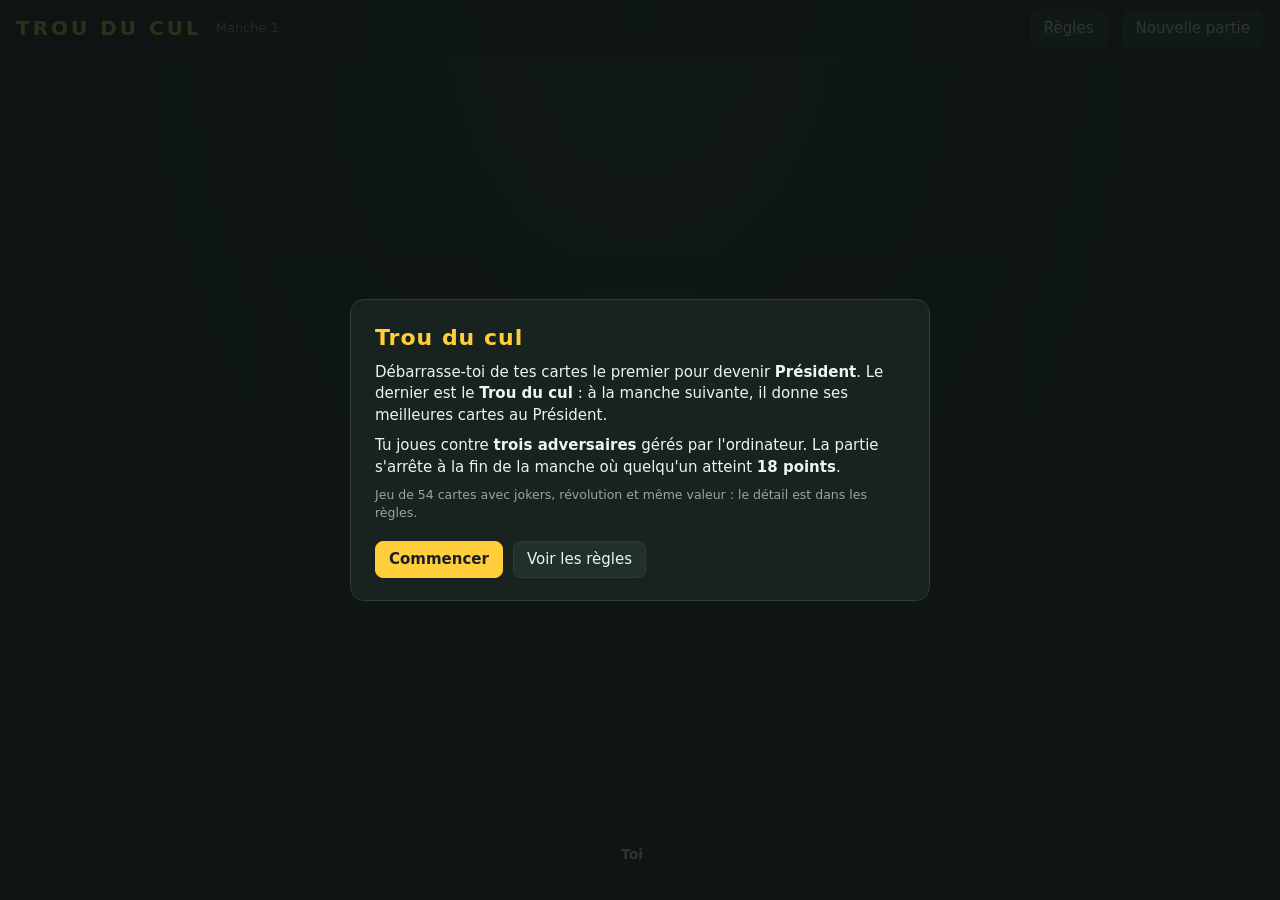
<file: trou-du-cul.html>
<!DOCTYPE html>
<html lang="fr">
<head>
<meta charset="utf-8">
<meta name="viewport" content="width=device-width, initial-scale=1, viewport-fit=cover">
<title>Trou du cul</title>
<link rel="stylesheet" href="cartes.css?v=a75e348d">
<style>
  /* Gabarit, en-tête, boutons, vignettes, statut, journal, feuilles : cartes.css.
     Ici : la teinte, les cartes, les rôles, le pli au centre et la main. */
  :root {
    --bg: #0f1614;
    --panel: #18221f;
    --line: #2d3c37;
    --text: #edf3f0;
    --dim: #93a8a0;
    --bg-top: #1d2d28;
    --btn: #22302b;
    --btn-hover: #2c3e38;
    --good: #4fbf6a;
    --red: #c8322b;
    --black: #1f2328;
    /* Ratio hauteur/largeur d'une carte : 1.4. Les cartes du pli se
       dimensionnent sur la hauteur réelle de la table (voir #table). */
    --hand-card: clamp(46px, min(11vh, 7vw), 80px);
    --trick-card: clamp(52px, min(12vh, 15vw), 88px);   /* navigateurs sans cqh */
    --mini-card: clamp(14px, min(3vh, 4vw), 22px);
  }

  /* -------------------------------------------------------------- Cartes */
  .card {
    position: relative;
    flex: 0 0 auto;
    width: var(--cw);
    height: calc(var(--cw) * 1.4);
    border: 0; padding: 0;
    border-radius: calc(var(--cw) * .11);
    background: #fbf7ee;
    color: var(--sc, var(--black));
    box-shadow: 0 1px 0 rgba(0,0,0,.25), 0 3px 8px rgba(0,0,0,.45);
    overflow: hidden;
    cursor: default;
    font: inherit;
    transition: transform .15s, box-shadow .15s, opacity .15s;
  }
  .card:disabled { opacity: 1; }
  .card.red { --sc: var(--red); }
  .card .corner {
    position: absolute; top: 5%; left: 7%;
    display: flex; flex-direction: column; align-items: center;
    line-height: .95;
  }
  .card .corner b { font-size: calc(var(--cw) * .3); font-weight: 900; letter-spacing: -.04em; }
  .card .corner i { font-style: normal; font-size: calc(var(--cw) * .24); }
  .card .pip {
    position: absolute; inset: 0;
    display: flex; align-items: center; justify-content: center;
    padding: 22% 0 0 18%;
    font-size: calc(var(--cw) * .62); line-height: 1;
  }
  .card.joker { background: linear-gradient(160deg, #3b2d5e, #1b1532); color: var(--accent); }
  .card.joker .corner b { font-size: calc(var(--cw) * .24); }
  .card.back {
    background: repeating-linear-gradient(45deg, #7d2530 0 5px, #8e2c38 5px 10px);
    box-shadow: inset 0 0 0 calc(var(--cw) * .07) #f1e6d2, 0 3px 8px rgba(0,0,0,.45);
  }

  /* ------------------------------------------------------------ Adversaires */
  .player.out { opacity: .6; }
  /* Le rôle peut faire passer le nom sur deux lignes. */
  .player .name { gap: 7px; flex-wrap: wrap; margin-bottom: 5px; white-space: normal; }
  .player .name .tag { white-space: nowrap; }
  .role {
    font-size: 10.5px; font-weight: 800; letter-spacing: .2px; white-space: nowrap;
    border-radius: 5px; padding: 1px 5px;
    background: #33443e; color: var(--text);
  }
  .role.r-P { background: var(--accent); color: var(--ink); }
  .role.r-VP { background: #d8c38a; color: var(--ink); }
  .role.r-VT { background: #6b4a3d; }
  .role.r-T { background: #8e2c38; }
  .fan { --fan: .55; align-items: center; min-height: calc(var(--mini-card) * 1.4); }
  .fan .more { margin-left: 6px; }
  /* Bulle d'état : « passe », place finale. */
  .bubble {
    position: absolute; top: -8px; right: 8px;
    font-size: 11px; font-weight: 700;
    padding: 1px 7px; border-radius: 999px;
    background: #33443e; color: var(--dim);
    border: 1px solid var(--line);
  }
  .bubble.done { background: var(--good); color: #0e2412; border-color: var(--good); }

  /* ----------------------------------------------------------------- Table */
  /* Le pli en cours, sa légende et l'ordre des valeurs, empilés. 52px =
     légende + ligne d'information + écarts. */
  #table { flex-direction: column; gap: 8px; --cw: var(--trick-card); }
  @supports (width: 1cqh) {
    #table { --trick-card: clamp(38px, min((100cqh - 52px) / 1.4, 22cqw), 110px); }
  }
  #trickCards { display: flex; min-height: calc(var(--cw) * 1.4); padding-left: calc(var(--cw) * .4); }
  #trickCards .card { margin-left: calc(var(--cw) * -.4); }
  #trickCards.old { opacity: .38; }
  /* Pli vide : un emplacement en pointillés, comme la défausse vide des autres
     jeux, plutôt qu'un trou au milieu de la table. */
  #trickCards:empty::before {
    content: ""; flex: none;
    width: var(--cw); height: calc(var(--cw) * 1.4);
    margin-left: calc(var(--cw) * -.4);
    border: 2px dashed var(--line); border-radius: calc(var(--cw) * .11);
  }
  #trickCaption { font-size: 13.5px; color: var(--dim); text-align: center; min-height: 20px; }
  #trickCaption b { color: var(--text); }
  #tableInfo { display: flex; gap: 8px; flex-wrap: wrap; justify-content: center; align-items: center; font-size: 12px; color: var(--dim); }
  #orderBadge {
    font-weight: 800; padding: 2px 10px; border-radius: 999px;
    background: #22302b; border: 1px solid var(--line); color: var(--text);
  }
  #orderBadge.rev { background: #8e2c38; border-color: #c24a57; color: #fff; }

  /* ------------------------------------------------------------------ Main */
  /* Une valeur = un groupe de cartes chevauchées : paires et brelans se lisent
     d'un coup d'œil. */
  #hand {
    display: flex; flex-wrap: wrap; justify-content: center; align-items: flex-end;
    gap: 14px 10px;
    padding: 16px 10px 8px;
    --cw: var(--hand-card);
  }
  .group { display: flex; padding-left: calc(var(--cw) * .45); }
  .group .card { margin-left: calc(var(--cw) * -.45); }
  #hand .card.pickable { cursor: pointer; }
  /* Assombrie plutôt que transparente : dans un groupe chevauché, la
     transparence laisserait voir la carte du dessous. */
  #hand .card.dead { filter: brightness(.55) saturate(.5); }
  #hand .card.sel { transform: translateY(-12px); box-shadow: 0 0 0 3px var(--accent), 0 10px 18px rgba(0,0,0,.55); }
  #hand .card.gift { box-shadow: 0 0 0 3px var(--good), 0 4px 10px rgba(0,0,0,.5); }
  #hand .card.gift.sel { box-shadow: 0 0 0 3px var(--accent), 0 10px 18px rgba(0,0,0,.55); }
  #hand .card.pop { animation: pop .26s ease-out; }

  /* -------------------------------------------------------------- Feuilles */
  th, td { padding: 7px 8px; white-space: nowrap; }
  th:nth-child(2), td:nth-child(2), th:nth-child(3), td:nth-child(3) { text-align: left; }
  th:first-child, td:first-child { color: var(--dim); }
  .next-round b { color: var(--text); }

  /* ------------------------------------------------- Téléphone (portrait) */
  @media (max-width: 560px) {
    main { padding-top: 12px; }                   /* place pour les bulles de la première rangée */

    #opponents .player { --mini-card: clamp(12px, 3.6vw, 17px); padding: 5px 7px 6px; }
    #opponents .player .name { margin-bottom: 3px; }
    #opponents .player .name .tag { order: 2; }
    #opponents .role { font-size: 9px; padding: 0 4px; }
    #opponents .fan { --fan: .7; }
    .bubble { font-size: 9.5px; top: -9px; right: 4px; padding: 0 5px; }

    #table { gap: 5px; }
    @supports (width: 1cqh) {
      #table { --trick-card: clamp(38px, min((100cqh - 52px) / 1.4, 22cqw), 100px); }
    }
    #trickCaption { font-size: 12.5px; min-height: 18px; }
    #tableInfo { font-size: 11px; }

    #hand {
      --k: clamp(5, calc(var(--n, 13) * .42 + 1.6), 7.2);
      --hand-card: min((100vw - 20px) / var(--k), 80px);
      gap: 12px 6px;
      padding: 14px 6px 2px;
    }
  }
</style>
</head>
<body>

<header>
  <h1>TROU DU CUL</h1>
  <span class="meta" id="roundInfo">Manche 1</span>
  <span class="spacer"></span>
  <button id="btnRules">Règles</button>
  <button id="btnNew">Nouvelle partie</button>
</header>

<main>
  <div id="opponents"></div>
  <div id="table">
    <div id="trickCards"></div>
    <div id="trickCaption"></div>
    <div id="tableInfo"><span id="orderBadge">3 → 2</span><span id="asideInfo"></span></div>
  </div>
  <div id="status"></div>
  <div id="log"></div>
  <div id="actions"></div>
  <div id="me">
    <div class="name"><span>Toi</span><span id="myRole"></span><span class="tag" id="myTag"></span></div>
    <div id="hand"></div>
  </div>
</main>

<!-- Écran de démarrage -->
<div class="overlay" id="startOverlay">
  <div class="sheet">
    <h2>Trou du cul</h2>
    <p>Débarrasse-toi de tes cartes le premier pour devenir <b>Président</b>. Le dernier est
       le <b>Trou du cul</b> : à la manche suivante, il donne ses meilleures cartes au Président.</p>
    <p>Tu joues contre <b>trois adversaires</b> gérés par l'ordinateur. La partie s'arrête à la
       fin de la manche où quelqu'un atteint <b>18 points</b>.</p>
    <p class="hint">Jeu de 54 cartes avec jokers, révolution et même valeur : le détail est dans les règles.</p>
    <div class="actions">
      <button class="primary" id="btnStart">Commencer</button>
      <button id="btnRules2">Voir les règles</button>
    </div>
  </div>
</div>

<!-- Règles -->
<div class="overlay" id="rulesOverlay" hidden>
  <div class="sheet">
    <h2>Règles</h2>
    <p>Un jeu de <b>54 cartes</b>, les deux jokers compris, est distribué entre les 4 joueurs :
       <b>13 cartes</b> chacun. Les 2 cartes en trop sont montrées à tous et mises de côté.</p>
    <h3>L'ordre des cartes</h3>
    <p>Du plus faible au plus fort : <b>3, 4, 5, 6, 7, 8, 9, 10, Valet, Dame, Roi, As, 2</b>.
       Les couleurs ne comptent pas.</p>
    <h3>Les jokers</h3>
    <p>Un joker <b>remplace n'importe quelle carte</b> : un 9 et un joker font une paire de 9. Posé
       sans carte normale — seul, ou les deux ensemble — il vaut la <b>plus forte carte</b> : un 2,
       ou un 3 pendant une révolution.</p>
    <h3>Un pli</h3>
    <p>Le premier joueur pose <b>une à quatre cartes de même valeur</b>. Chacun à son tour
       <b>passe</b> ou <b>monte</b> : il pose autant de cartes, d'une valeur plus forte — un 2 seul
       ne bat pas une paire. <b>Qui passe sort du pli</b> : il ne rejoue qu'au pli suivant. Quand le
       tour revient au dernier à avoir posé, il ramasse et ouvre le pli suivant — s'il n'a plus de
       cartes, c'est son voisin.</p>
    <ul>
      <li><b>Même valeur</b> — on peut aussi poser la <b>même valeur</b> que la carte à battre : le
          joueur suivant <b>saute son tour</b>. Il n'est pas sorti du pli pour autant et rejoue si
          le tour lui revient.</li>
      <li><b>La plus forte carte arrête le pli</b> — un 2 (un 3 pendant une révolution), ou des
          jokers seuls : personne ne peut monter ni égaliser, son auteur ramasse aussitôt.</li>
      <li><b>Révolution</b> — poser un <b>carré</b>, jokers compris, inverse l'ordre des cartes :
          le 3 devient la plus forte, le 2 la plus faible. L'inversion vaut aussitôt et jusqu'à la
          fin de la manche, ou jusqu'à ce qu'un autre carré fasse la contre-révolution.</li>
    </ul>
    <h3>Fin de manche et rôles</h3>
    <p>Le premier à se débarrasser de ses cartes devient <b>Président</b>, le deuxième
       <b>Vice-président</b> ; l'avant-dernier est <b>Vice-trou du cul</b> et le dernier,
       <b>Trou du cul</b>.</p>
    <p><b>Interdit de finir</b> sur un 2 (sur un 3 pendant une révolution) ni sur une combinaison
       qui contient un joker : qui le fait devient <b>Trou du cul d'office</b>, même sorti le
       premier.</p>
    <h3>Les échanges</h3>
    <ul>
      <li>Le Trou du cul donne ses <b>2 meilleures cartes</b> (les jokers d'abord) au Président,
          qui lui en rend <b>2 de son choix</b>.</li>
      <li>Le Vice-trou du cul donne sa <b>meilleure carte</b> au Vice-président, qui lui en rend
          <b>une de son choix</b>.</li>
    </ul>
    <p>La première manche est ouverte par le joueur qui a la <b>Dame de cœur</b> (« Dame de cœur,
       à toi l'honneur ! ») ; les suivantes, par le <b>Trou du cul</b>.</p>
    <h3>Les points</h3>
    <p>À chaque manche, le Président marque <b>3 points</b>, le Vice-président 2, le Vice-trou du cul
       1 et le Trou du cul 0. La partie s'arrête à la fin de la manche où quelqu'un atteint
       <b>18 points</b> ; le plus haut total gagne.</p>
    <div class="actions"><button class="primary" id="btnCloseRules">Fermer</button></div>
  </div>
</div>

<!-- Fin de manche / de partie -->
<div class="overlay" id="scoreOverlay" hidden>
  <div class="sheet">
    <h2 id="scoreTitle">Fin de la manche</h2>
    <div id="scoreBody"></div>
    <div class="actions">
      <button class="primary" id="btnNext">Manche suivante</button>
    </div>
  </div>
</div>

<script>
"use strict";

/* =========================================================================
   TROU DU CUL — jeu de défausse traditionnel (aussi appelé Président).
   Un humain contre 3 adversaires gérés par l'ordinateur.

   Règles d'après l'article de Wikipédia « Trou du cul (jeu) », avec des
   choix maison fixes : jeu de 54 cartes à jokers libres, révolution, même
   valeur qui fait sauter le suivant, la plus forte carte qui arrête le pli,
   interdiction de finir sur un 2 ou un joker. Le détail est dans le panneau
   des règles.
   ========================================================================= */

const SUITS = ["P", "C", "K", "T"];                  // pique, cœur, carreau, trèfle
const SUIT_SYM = { P: "♠", C: "♥", K: "♦", T: "♣", J: "★" };
/* Valeurs 3 à 14 (As), et 15 pour le 2 : la plus forte, rangée en haut.
   Un joker porte le rang 16, mais ce n'est pas sa valeur : il prend celle de
   sa combinaison (voir comboRank). */
const JOKER = 16;
const RANK_SHORT = { 11: "V", 12: "D", 13: "R", 14: "A", 15: "2", 16: "JK" };
const RANK_NAME = { 11: "Valet", 12: "Dame", 13: "Roi", 14: "As", 15: "2" };
const ROLE_NAME = { P: "Président", VP: "Vice-président", N: "Neutre", VT: "Vice-trou du cul", T: "Trou du cul" };
const AI_NAMES = ["Nora", "Elias", "Yuki", "Sacha", "Milo"];
const THINK_MS = 700;            // réflexion d'un adversaire
const FAST_MS = 280;             // quand l'humain a fini : on n'attend pas les autres
const TRICK_MS = 900;            // temps de lecture de la dernière carte avant de ramasser le pli
const GIVE_MS = 1300;            // chaque échange du début de manche, annoncé avant le suivant
const END_MS = 2000;             // la dernière pose et la fin de manche annoncée, avant la feuille

const sleep = (ms) => new Promise((r) => setTimeout(r, ms));

/* ------------------------------------------------------------------ Paquet */
let uidSeq = 0;
const mkCard = (suit, rank) => ({ uid: ++uidSeq, suit, rank });
const mkJoker = () => mkCard("J", JOKER);
const isJoker = (c) => c.rank === JOKER;

function buildDeck() {
  const d = [];
  for (const s of SUITS) for (let r = 3; r <= 15; r++) d.push(mkCard(s, r));
  d.push(mkJoker(), mkJoker());
  return d;                                            // 4 × 13 + 2 = 54
}

function shuffle(a) {
  for (let i = a.length - 1; i > 0; i--) {
    const j = Math.floor(Math.random() * (i + 1));
    [a[i], a[j]] = [a[j], a[i]];
  }
  return a;
}

const rankLabel = (r) => RANK_SHORT[r] || String(r);
const cardLabel = (c) => (isJoker(c) ? "Joker" : rankLabel(c.rank) + SUIT_SYM[c.suit]);

/* « un 9 », « une Dame », « une paire d'As », « un brelan de Rois »… */
function playName(rank, count) {
  const name = RANK_NAME[rank] || String(rank);
  if (count === 1) return `${rank === 12 ? "une" : "un"} ${name}`;
  const plural = rank >= 11 && rank <= 13 ? name + "s" : name;
  return `${["", "", "une paire", "un brelan", "un carré"][count]} ${rank === 14 ? "d'" : "de "}${plural}`;
}

/* Une combinaison posée : « une paire de 9 avec un joker », « deux jokers »… */
function comboName(cards) {
  const jk = cards.filter(isJoker).length;
  const jokers = jk === 1 ? "un joker" : "deux jokers";
  if (jk === cards.length) return jokers;
  const base = playName(comboRank(cards), cards.length);
  return jk ? `${base} avec ${jokers}` : base;
}

const ordinal = (n) => (n === 1 ? "1re" : `${n}e`);

/* ------------------------------------------------------------------- État */
/* rank : valeur de la combinaison à battre (jamais JOKER) ; skipped : siège qui
   vient de sauter son tour sur une même valeur. */
const emptyTrick = () => ({ rank: null, count: 0, by: null, cards: [], skipped: null });

const S = {
  players: [],        // { name, ai, policy, hand, score, rounds, role, gain }
  round: 1,
  target: 12,
  current: 0,
  leader: 0,
  phase: "idle",      // idle | give | play | ai | over
  trick: emptyTrick(),
  lastTrick: null,    // { by, cards, closed } : le pli qu'on vient de ramasser, affiché en grisé
  passed: new Set(),  // sièges qui ont passé dans ce pli : ils n'y rejouent plus
  finished: [],       // sièges sortis, dans l'ordre
  offenders: [],      // sièges sortis sur une carte interdite : relégués en fin de classement
  order: [],          // classement de la manche terminée
  revolution: false,
  played: [],         // toutes les cartes posées dans la manche : information publique
  aside: [],          // cartes écartées à la distribution, montrées à tous
  gives: [],          // échanges encore à faire : { from, to, k }
  give: null,         // échange en cours
  sel: new Set(),     // uids sélectionnés par l'humain
  gifts: new Set(),   // cartes reçues par l'humain, surlignées jusqu'à sa première pose
  logs: [],
  busy: false,
  epoch: 0,           // change à chaque manche : un tour d'IA en vol d'une manche passée s'arrête
};

const el = (id) => document.getElementById(id);
const nplayers = () => S.players.length;
const activeSeats = () => S.players.map((_, i) => i).filter((i) => S.players[i].hand.length > 0);

/* Siège suivant qui a encore des cartes. */
function nextActive(i) {
  for (let k = 1; k <= nplayers(); k++) {
    const j = (i + k) % nplayers();
    if (S.players[j].hand.length > 0) return j;
  }
  return i;
}

function log(msg) {
  S.logs.push(msg);
  if (S.logs.length > 3) S.logs.shift();
}

/* Tutoie l'humain, troisième personne pour les adversaires — jamais il/elle. */
const says = (p, second, third) => (p.ai ? `${p.name} ${third}` : `Tu ${second}`);

/* --------------------------------------------------------------- Légalité */
/* Force d'une valeur, de 0 (le 3) à 12 (le 2) ; renversée pendant une révolution.
   Jamais appelée sur JOKER : un joker n'a que la valeur de sa combinaison. */
const strength = (rank) => (S.revolution ? 15 - rank : rank - 3);
/* La plus forte valeur du moment : elle arrête le pli et on ne peut pas finir dessus. */
const topRank = () => (S.revolution ? 3 : 15);

/* Valeur d'une combinaison : celle de ses cartes normales, qui doivent toutes
   être de même valeur ; des jokers seuls valent la plus forte. null si les
   cartes normales diffèrent. */
function comboRank(cards) {
  const nat = cards.filter((c) => !isJoker(c));
  if (!nat.length) return topRank();
  return nat.every((c) => c.rank === nat[0].rank) ? nat[0].rank : null;
}

/* Toute la légalité tient ici : le rendu, les clics et les IA passent par elle.
   Égaler la valeur est permis (le suivant saute son tour) ; la plus forte
   valeur arrête le pli, donc on ne l'égale jamais. */
function canPlayCards(cards) {
  if (cards.length < 1 || cards.length > 4) return false;
  const rank = comboRank(cards);
  if (rank === null) return false;
  const t = S.trick;
  if (t.rank === null) return true;                               // ouverture : tout est permis
  return cards.length === t.count && strength(rank) >= strength(t.rank);
}

/* Groupes de cartes normales d'une main par valeur, du plus faible au plus
   fort dans l'ordre courant. Les jokers n'en font pas partie. */
function groupsOf(hand) {
  const by = new Map();
  for (const c of hand) {
    if (isJoker(c)) continue;
    if (!by.has(c.rank)) by.set(c.rank, []);
    by.get(c.rank).push(c);
  }
  return [...by.values()].sort((a, b) => strength(a[0].rank) - strength(b[0].rank));
}

/* Tous les coups possibles d'un siège : pour chaque valeur et chaque taille,
   une combinaison par nombre de jokers employés ; plus les jokers seuls. */
function legalPlays(seat) {
  const hand = S.players[seat].hand;
  const jokers = hand.filter(isJoker);
  const out = [];
  const add = (pick) => { if (canPlayCards(pick)) out.push(pick); };
  for (const group of groupsOf(hand)) {
    for (let k = 1; k <= 4; k++) {
      for (let m = Math.min(group.length, k); m >= 1 && k - m <= jokers.length; m--) {
        add([...group.slice(0, m), ...jokers.slice(0, k - m)]);
      }
    }
  }
  for (let k = 1; k <= jokers.length; k++) add(jokers.slice(0, k));
  return out;
}

/* ------------------------------------------------------------ Mise en place */
function newGame(nPlayers) {
  S.players = [{ name: "Toi", ai: false, hand: [], score: 0, rounds: [], role: null }];
  for (let i = 0; i < nPlayers - 1; i++) {
    S.players.push({ name: AI_NAMES[i], ai: true, policy: "sharp", hand: [], score: 0, rounds: [], role: null });
  }
  S.round = 1;
  // Partie longue : six manches gagnées comme Président, 18 points à 4 joueurs.
  S.target = (nPlayers - 1) * 6;
  buildBoard();
  startRound();
}

function startRound() {
  S.epoch++;
  const n = nplayers();
  const deck = shuffle(buildDeck());
  const per = Math.floor(deck.length / n);
  S.aside = deck.splice(0, deck.length - per * n);
  for (const p of S.players) { p.hand = deck.splice(0, per); p.gain = 0; p.offense = null; }
  S.played = [];
  S.trick = emptyTrick();
  S.lastTrick = null;
  S.passed = new Set();
  S.finished = [];
  S.offenders = [];
  S.order = [];
  S.revolution = false;
  S.sel = new Set();
  S.gifts = new Set();
  S.logs = [];
  S.phase = "idle";            // un "over" hérité bloquerait beginTurn()
  S.busy = false;
  if (S.aside.length) log(`Cartes écartées : ${S.aside.map(cardLabel).join(" ")}.`);

  if (S.round === 1 || !S.players.some((p) => p.role)) {
    const qh = S.players.findIndex((p) => p.hand.some((c) => c.suit === "C" && c.rank === 12));
    S.leader = qh >= 0 ? qh : 0;
    log(qh >= 0 ? `Dame de cœur, à ${qh === 0 ? "toi" : S.players[qh].name} l'honneur !`
                : "La Dame de cœur est écartée : tu ouvres.");
    S.gives = [];
  } else {
    const seat = (role) => S.players.findIndex((p) => p.role === role);
    const [pres, vp, vt, tdc] = ["P", "VP", "VT", "T"].map(seat);
    // Les perdants donnent d'office leurs meilleures cartes ; les gagnants
    // rendent ensuite celles de leur choix.
    S.gives = [{ from: tdc, to: pres, k: 2, forced: true }, { from: vt, to: vp, k: 1, forced: true },
               { from: pres, to: tdc, k: 2 }, { from: vp, to: vt, k: 1 }];
    S.leader = tdc;
  }
  nextGive();
}

/* Les k cartes les plus fortes, jokers en tête (rang 16) ; ordre normal :
   aucune révolution en début de manche. */
function bestCards(seat, k) {
  return S.players[seat].hand.slice().sort((a, b) => b.rank - a.rank).slice(0, k);
}

function giveCards(from, to, cards) {
  const a = S.players[from], b = S.players[to];
  for (const c of cards) { a.hand.splice(a.hand.indexOf(c), 1); b.hand.push(c); }
  const what = cards.map(cardLabel).join(" et ");
  const n = cards.length === 1 ? "une carte" : `${cards.length} cartes`;
  if (!a.ai) log(`Tu donnes ${what} à ${b.name}.`);
  else if (!b.ai) { log(`${a.name} te donne ${what}.`); for (const c of cards) S.gifts.add(c.uid); }
  else log(`${a.name} donne ${n} à ${b.name}.`);
}

/* Les échanges, un à un. Ceux d'office (les meilleures cartes des perdants)
   et ceux de l'ordinateur se font seuls, et chacun reste annoncé GIVE_MS
   (phase "gives") ; l'humain qui rend des cartes les choisit (phase "give"). */
async function nextGive() {
  const g = S.gives.shift();
  if (!g) {
    S.give = null;
    S.current = S.leader;
    beginTurn();
    return;
  }
  S.give = g;
  const p = S.players[g.from];
  if (g.forced || p.ai) {
    g.cards = g.forced ? bestCards(g.from, g.k) : policyOf(p).give(p, g.k);
    giveCards(g.from, g.to, g.cards);
    const epoch = S.epoch;
    S.phase = "gives";
    S.busy = true;
    render();
    await sleep(GIVE_MS);
    if (epoch !== S.epoch) return;
    S.busy = false;
    nextGive();
    return;
  }
  S.phase = "give";
  S.sel = new Set();
  render();
}

/* --------------------------------------------------------------- Tours */
function beginTurn() {
  if (S.phase === "over") return;
  const p = S.players[S.current];
  if (p.ai) { S.phase = "ai"; render(); aiTurn(); return; }
  S.phase = "play";
  S.sel = new Set();
  render();
}

/* Qui joue après `from` dans ce pli : le prochain siège qui a des cartes et
   n'a pas passé. null quand le tour revient au dernier à avoir posé — tous
   les autres ont passé ou sauté leur tour : le pli est fini. */
function nextTurn(from) {
  for (let k = 1; k <= nplayers(); k++) {
    const j = (from + k) % nplayers();
    if (j === S.trick.by) return null;
    if (S.players[j].hand.length > 0 && !S.passed.has(j)) return j;
  }
  return null;
}

function doPlay(seat, cards) {
  const p = S.players[seat];
  const rank = comboRank(cards);
  const equal = rank === S.trick.rank;
  // Jugé avant une éventuelle révolution : un carré de 2 arrête le pli.
  const top = rank === topRank();
  for (const c of cards) p.hand.splice(p.hand.indexOf(c), 1);
  S.played.push(...cards);
  S.lastTrick = null;
  S.trick = { rank, count: cards.length, by: seat, cards, skipped: null };
  const what = comboName(cards);
  log(says(p, `poses ${what}.`, `pose ${what}.`));

  if (cards.length === 4) {
    S.revolution = !S.revolution;
    log(S.revolution ? "Révolution ! Le 3 devient la plus forte, le 2 la plus faible."
                     : "Contre-révolution : retour à l'ordre normal.");
  }
  if (p.hand.length === 0) finish(seat, cards, top);
  if (activeSeats().length <= 1) { endRound(); return; }
  if (top) { closeTrick(); return; }

  let next = nextTurn(seat);
  if (equal && next !== null) {
    S.trick.skipped = next;
    log(says(S.players[next], "sautes ton tour.", "saute son tour."));
    next = nextTurn(next);
  }
  if (next === null) { endTrick(false); return; }
  S.current = next;
  beginTurn();
}

function doPass(seat) {
  S.passed.add(seat);
  const next = nextTurn(seat);
  if (next === null) { endTrick(false); return; }
  S.current = next;
  beginTurn();
}

/* La plus forte valeur arrête le pli : on la laisse lire avant de ramasser,
   comme un pli que tout le monde a passé (phase "close"). */
async function closeTrick() {
  const epoch = S.epoch;
  S.phase = "close";
  S.busy = true;
  render();
  await sleep(S.players[0].hand.length ? TRICK_MS : FAST_MS);
  if (epoch !== S.epoch) return;
  S.busy = false;
  endTrick(true);
}

/* Le dernier à avoir posé ramasse et rouvre — ou, s'il est sorti, son voisin.
   `closed` : le pli a été arrêté par la plus forte carte. */
function endTrick(closed) {
  const by = S.trick.by;
  S.lastTrick = { by, cards: S.trick.cards, closed };
  S.trick = emptyTrick();
  S.passed.clear();
  const leader = S.players[by].hand.length ? by : nextActive(by);
  log(`${closed ? "Pli arrêté" : "Pli"} pour ${by === 0 ? "toi" : S.players[by].name}.`);
  S.current = leader;
  beginTurn();
}

/* `top` : la combinaison valait la plus forte carte au moment d'être posée. */
function finish(seat, cards, top) {
  const p = S.players[seat];
  if (top || cards.some(isJoker)) {
    p.offense = cards.some(isJoker) ? "un joker" : `un ${rankLabel(cards[0].rank)}`;
    S.offenders.push(seat);
    log(says(p, `finis sur ${p.offense} : Trou du cul d'office !`, `finit sur ${p.offense} : Trou du cul d'office !`));
    return;
  }
  S.finished.push(seat);
  const place = ordinal(S.finished.length);
  log(says(p, `n'as plus de cartes : ${place} place !`, `n'a plus de cartes : ${place} place.`));
}

/* --------------------------------------------------------- Fin de manche */
const roleFor = (pos, n) => (pos === 0 ? "P" : pos === 1 ? "VP" : pos === n - 1 ? "T" : pos === n - 2 ? "VT" : "N");

async function endRound() {
  const n = nplayers();
  // Classement : les sortis dans l'ordre, le dernier à tenir des cartes, puis
  // ceux qui ont fini sur une carte interdite — le premier fautif tout en bas.
  S.order = [...S.finished, ...activeSeats(), ...S.offenders.slice().reverse()];
  S.order.forEach((seat, pos) => {
    const p = S.players[seat];
    p.role = roleFor(pos, n);
    p.gain = n - 1 - pos;
    p.score += p.gain;
    p.rounds.push(p.gain);
  });
  // La dernière pose reste sur la table ; la feuille attend END_MS (une
  // nouvelle manche lancée entre-temps l'annule).
  S.phase = "over";
  S.busy = false;
  render();
  const epoch = S.epoch;
  await sleep(END_MS);
  if (epoch === S.epoch && S.phase === "over") showScores(S.players.some((p) => p.score >= S.target));
}

function showScores(over) {
  const best = Math.max(...S.players.map((p) => p.score));
  let html = "<table><thead><tr><th></th><th>Joueur</th><th>Rôle</th><th>Manche</th><th>Total</th></tr></thead><tbody>";
  S.order.forEach((seat, pos) => {
    const p = S.players[seat];
    const win = over && p.score === best ? ' class="win"' : "";
    const two = p.offense ? ` (fini sur ${p.offense})` : "";
    html += `<tr${win}><td>${ordinal(pos + 1)}</td><td>${p.name}${over && p.score === best ? " 🏆" : ""}</td>`
          + `<td><span class="role r-${p.role}">${ROLE_NAME[p.role]}</span>${two}</td>`
          + `<td>+${p.gain}</td><td>${p.score}</td></tr>`;
  });
  html += "</tbody></table>";

  if (over) {
    const winners = S.players.filter((p) => p.score === best);
    html += winners.length === 1 && !winners[0].ai
      ? `<p class="next-round">🏆 <b>Tu l'emportes avec ${best} points !</b></p>`
      : `<p class="next-round">🏆 <b>${winners.map((p) => p.name).join(" et ")}</b> ${winners.length > 1 ? "l'emportent" : "l'emporte"} avec ${best} points.</p>`;
  } else {
    // « Nora donne ses 2 meilleures cartes à Elias », « tu donnes tes… », « Nora te donne ses… »
    const gift = (from, to, what) => {
      const a = S.players.find((p) => p.role === from), b = S.players.find((p) => p.role === to);
      if (!a.ai) return `tu donnes ${what("tes")} à <b>${b.name}</b>`;
      if (!b.ai) return `<b>${a.name}</b> te donne ${what("ses")}`;
      return `<b>${a.name}</b> donne ${what("ses")} à <b>${b.name}</b>`;
    };
    html += `<p class="next-round">Manche suivante : ${gift("T", "P", (d) => `${d} 2 meilleures cartes`)},
             ${gift("VT", "VP", (d) => `${d === "tes" ? "ta" : "sa"} meilleure`)}. Objectif : ${S.target} points.</p>`;
  }
  el("scoreBody").innerHTML = html;
  el("scoreTitle").textContent = over ? "Fin de la partie" : `Fin de la manche ${S.round}`;
  el("btnNext").textContent = over ? "Rejouer" : "Manche suivante";
  el("btnNext").dataset.over = over ? "1" : "";
  el("scoreOverlay").hidden = false;
}

/* ============================================================== ADVERSAIRES */

/* Deux politiques interchangeables. Chacune expose :
     play(p, seat) -> cartes à poser, ou null pour passer (interdit en ouverture)
     give(p, k)    -> k cartes rendues au perdant lors des échanges

   Aucune ne consulte la main d'un autre joueur : elles ne disposent que de la
   leur, des cartes déjà posées (S.played), des cartes écartées et du nombre de
   cartes de chacun. */

/* Déclarée en `function` : les tests la remplacent pour vérifier qu'aucune
   politique ne triche. */
function policyOf(p) { return POLICIES[p.policy] || sharpPolicy; }

/* Pour trier des cartes isolées : un joker vaut plus que tout. */
const power = (c) => (isJoker(c) ? 13 : strength(c.rank));
const lowestCards = (hand, k) => hand.slice().sort((a, b) => power(a) - power(b)).slice(0, k);

/* On ne peut pas finir sur ces cartes : les jokers et la plus forte valeur. */
const isBanned = (c) => isJoker(c) || c.rank === topRank();
/* Ce coup viderait la main sur une carte interdite. */
const badFinish = (p, cards) => cards.length === p.hand.length && cards.some(isBanned);
/* Après ce coup, il ne resterait que des cartes interdites : Trou du cul assuré. */
function leavesBanned(p, cards) {
  const rest = p.hand.filter((c) => !cards.includes(c));
  return rest.length > 0 && rest.every(isBanned);
}

/* Les combinaisons d'une main : `safe`, les valeurs ordinaires, et `banned`,
   celles sur lesquelles on ne peut pas finir (la plus forte valeur, les
   jokers seuls). Les secondes arrêtent le pli : jouées en ouverture, elles
   rendent aussitôt la main. */
function combosOf(hand) {
  const groups = groupsOf(hand);
  const safe = groups.filter((g) => g[0].rank !== topRank());
  const banned = groups.filter((g) => g[0].rank === topRank());
  const jokers = hand.filter(isJoker);
  if (jokers.length) banned.push(jokers);
  return { safe, banned };
}

/* ---------------------------------------------------------------------------
   Politique simple : ouvre avec sa plus petite valeur (toutes ses cartes de
   cette valeur), monte au plus juste sans casser de paire ni dépenser de
   joker si elle peut, et rend ses plus petites cartes. Elle évite seulement de
   finir sur une carte interdite. Les adversaires jouent toujours « sharp » ;
   celle-ci ne sert plus que de référence au banc d'essai.
   --------------------------------------------------------------------------- */
const simplePolicy = {
  play(p, seat) {
    if (S.trick.rank === null) {
      const { safe, banned } = combosOf(p.hand);
      // Plus qu'une valeur ordinaire : les cartes interdites d'abord.
      if (safe.length <= 1 && banned.length) return banned[0];
      return safe[0];
    }
    const legal = legalPlays(seat).filter((m) => !badFinish(p, m) && !leavesBanned(p, m));
    if (!legal.length) return null;
    const jokers = (m) => m.filter(isJoker).length;
    const breaks = (m) => m.some((c) => !isJoker(c)) && p.hand.some((c) => c.rank === comboRank(m) && !m.includes(c));
    legal.sort((a, b) => breaks(a) - breaks(b) || jokers(a) - jokers(b)
      || strength(comboRank(a)) - strength(comboRank(b)));
    return legal[0];
  },
  give(p, k) { return lowestCards(p.hand, k); },
};

/* ---------------------------------------------------------------------------
   Politique « redoutable ». Elle compte les cartes posées pour savoir quelles
   combinaisons sont *maîtresses* (plus personne ne peut les reprendre), et :
     - finit proprement : quand il ne lui reste qu'une combinaison ordinaire
       non maîtresse, elle joue d'abord ses cartes interdites (qui arrêtent le
       pli) puis ses maîtresses, qui lui rendent la main ;
     - passe plutôt que brûler une carte forte (As, 2, joker) tant que
       personne n'est près de finir ;
     - évite de casser une paire ou de dépenser un joker pour monter ;
     - déclenche la révolution quand sa main est surtout faite de petites cartes ;
     - ne finit jamais sur un 2 ni un joker si elle peut l'éviter.
   --------------------------------------------------------------------------- */
/* Coût d'un coup = force de la valeur posée (0 pour le 3, 12 pour le 2), plus
   les pénalités ci-dessous. Au-delà de `passAbove`, on passe : c'est ce seuil
   qui garde les As, les 2 et les jokers pour reprendre la main plus tard. */
const AI = {
  breakCost: 8,    // coût de casser un groupe pour monter
  jokerCost: 4,    // coût de chaque joker employé pour monter
  passAbove: 8,    // au-delà de ce coût, passer plutôt que jouer
  danger: 5,       // un adversaire à ce nombre de cartes ou moins : on ne passe plus
};

/* Nombre d'exemplaires d'une valeur (JOKER compris) que les autres peuvent encore tenir. */
function unseen(p, rank) {
  let n = rank === JOKER ? 2 : 4;
  for (const c of S.played) if (c.rank === rank) n--;
  for (const c of S.aside) if (c.rank === rank) n--;
  for (const c of p.hand) if (c.rank === rank) n--;
  return n;
}

/* Une combinaison est maîtresse si aucun adversaire ne peut la reprendre, ni
   en montant ni en égalant, jokers compris. La plus forte valeur l'est
   toujours : elle arrête le pli. */
function isMaster(p, rank, count) {
  if (rank === topRank()) return true;
  const jokers = unseen(p, JOKER);
  if (jokers >= count) return false;                              // des jokers seuls
  for (let r = 3; r <= 15; r++) {
    const u = unseen(p, r);
    if (strength(r) >= strength(rank) && u >= 1 && u + jokers >= count) return false;
  }
  return true;
}

const sharpPolicy = {
  play(p, seat) {
    const danger = activeSeats().some((i) => i !== seat && S.players[i].hand.length <= AI.danger);

    /* ---- Ouverture ---- */
    if (S.trick.rank === null) {
      const { safe, banned } = combosOf(p.hand);
      if (!safe.length) return banned[0];
      const masters = safe.filter((g) => isMaster(p, g[0].rank, g.length));
      const others = safe.filter((g) => !masters.includes(g));
      // Fin de main : ce qui rend la main d'abord, la dernière combinaison en dernier.
      if (others.length <= 1) return banned[0] || masters[0] || others[0];
      // Révolution : un carré, au plus un joker compris, qui renverse l'ordre
      // si le reste de la main y gagne.
      const jokers = p.hand.filter(isJoker);
      for (const g of safe) {
        if (g.length < 3 || g.length + jokers.length < 4) continue;
        const quad = [...g, ...jokers.slice(0, 4 - g.length)];
        const rest = p.hand.filter((c) => !isJoker(c) && !quad.includes(c));
        const now = rest.reduce((s, c) => s + strength(c.rank), 0);
        const flipped = rest.reduce((s, c) => s + (12 - strength(c.rank)), 0);
        if (flipped - now > (4 - g.length) * AI.jokerCost) return quad;
      }
      return others[0];
    }

    /* ---- Suivre ---- */
    const legal = legalPlays(seat);
    if (!legal.length) return null;
    let best = null, bestCost = Infinity;
    for (const cards of legal) {
      const rank = comboRank(cards);
      const jokers = cards.filter(isJoker).length;
      const rest = p.hand.filter((c) => !cards.includes(c));
      let cost = strength(rank);
      if (!rest.length) cost = badFinish(p, cards) ? 99 : -100;               // sortir
      else {
        if (jokers < cards.length && rest.some((c) => c.rank === rank)) cost += AI.breakCost;
        cost += jokers * AI.jokerCost;
        // Plus qu'une combinaison derrière celle-ci : la poser vaut de l'or.
        const { safe, banned } = combosOf(rest);
        if (safe.length + banned.length === 1) cost -= 6;
        if (rest.every(isBanned)) cost += 30;
      }
      if (cost < bestCost) { bestCost = cost; best = cards; }
    }
    if (!danger && bestCost > AI.passAbove) return null;
    return best;
  },

  // Rendre des cartes : les plus faibles, en gardant ses paires et ses jokers si possible.
  give(p, k) {
    const singles = groupsOf(p.hand).filter((g) => g.length === 1).flat();
    return lowestCards(singles.length >= k ? singles : p.hand, k);
  },
};

const POLICIES = { simple: simplePolicy, sharp: sharpPolicy };

/* ------------------------------------------------------------ Tour d'une IA */
async function aiTurn() {
  const seat = S.current;
  const p = S.players[seat];
  const epoch = S.epoch;
  S.busy = true;
  await sleep(S.players[0].hand.length ? THINK_MS : FAST_MS);
  if (epoch !== S.epoch) return;       // partie relancée pendant la réflexion

  let move = policyOf(p).play(p, seat);
  if (!move && S.trick.rank === null) move = legalPlays(seat)[0];   // on ne passe pas en ouverture
  if (move && !canPlayCards(move)) move = null;
  S.busy = false;
  if (move) { doPlay(seat, move); return; }
  // Le pli va se ramasser : on laisse lire la dernière carte posée.
  if (nextTurn(seat) === null) {
    S.busy = true;
    S.passed.add(seat);
    render();
    await sleep(S.players[0].hand.length ? TRICK_MS : FAST_MS);
    if (epoch !== S.epoch) return;
    S.busy = false;
  }
  doPass(seat);
}

/* ================================================================= ENTRÉES */

function onCardClick(uid) {
  const me = S.players[0];
  const card = me.hand.find((c) => c.uid === uid);
  if (!card) return;

  if (S.phase === "give") {
    if (S.sel.has(uid)) S.sel.delete(uid);
    else if (S.sel.size < S.give.k) S.sel.add(uid);
    render();
    return;
  }
  if (S.busy || S.current !== 0 || S.phase !== "play") return;

  const t = S.trick;
  const selected = me.hand.filter((c) => S.sel.has(c.uid));
  if (t.rank === null) {
    // Ouverture : sélection libre, une seule valeur plus des jokers, 4 cartes au plus.
    if (S.sel.has(uid)) S.sel.delete(uid);
    else {
      if (!isJoker(card)) {
        for (const c of selected) if (!isJoker(c) && c.rank !== card.rank) S.sel.delete(c.uid);
      }
      if (S.sel.size < 4) S.sel.add(uid);
    }
  } else if (S.sel.has(uid)) {
    S.sel.clear();
  } else if (isJoker(card)) {
    // Un joker remplace une carte normale de la sélection ; sans sélection,
    // il faut autant de jokers que de cartes à battre.
    const nat = selected.filter((c) => !isJoker(c));
    if (nat.length) { S.sel.delete(nat.at(-1).uid); S.sel.add(uid); }
    else {
      const jokers = [card, ...me.hand.filter((c) => isJoker(c) && c !== card)].slice(0, t.count);
      if (jokers.length === t.count) S.sel = new Set(jokers.map((c) => c.uid));
    }
  } else {
    // Pour suivre, un clic prend d'un coup le bon nombre de cartes : celles de
    // cette valeur d'abord, complétées par des jokers.
    const same = [card, ...me.hand.filter((c) => c.rank === card.rank && c !== card)].slice(0, t.count);
    const pick = [...same, ...me.hand.filter(isJoker)].slice(0, t.count);
    if (pick.length === t.count) S.sel = new Set(pick.map((c) => c.uid));
  }
  render();
}

function onPlayClick() {
  if (S.busy || S.current !== 0 || S.phase !== "play") return;
  const cards = S.players[0].hand.filter((c) => S.sel.has(c.uid));
  if (!canPlayCards(cards)) return;
  S.sel = new Set();
  S.gifts = new Set();
  doPlay(0, cards);
}

function onPassClick() {
  if (S.busy || S.current !== 0 || S.phase !== "play" || S.trick.rank === null) return;
  S.sel = new Set();
  doPass(0);
}

function onGiveClick() {
  if (S.phase !== "give") return;
  const cards = S.players[0].hand.filter((c) => S.sel.has(c.uid));
  if (cards.length !== S.give.k) return;
  S.sel = new Set();
  giveCards(0, S.give.to, cards);
  nextGive();
}

/* ================================================================== RENDU */

function mk(tag, cls, text) {
  const e = document.createElement(tag);
  if (cls) e.className = cls;
  if (text !== undefined) e.textContent = text;
  return e;
}

function cardEl(c, extra) {
  const cls = "card" + (!c ? " back" : isJoker(c) ? " joker" : c.suit === "C" || c.suit === "K" ? " red" : "");
  const b = mk("button", cls + (extra ? " " + extra : ""));
  if (c) {
    const corner = mk("span", "corner");
    corner.appendChild(mk("b", null, rankLabel(c.rank)));
    corner.appendChild(mk("i", null, SUIT_SYM[c.suit]));
    b.appendChild(corner);
    b.appendChild(mk("span", "pip", SUIT_SYM[c.suit]));
  }
  b.disabled = true;
  return b;
}

const roleBadge = (role) => mk("span", "role r-" + role, ROLE_NAME[role]);

function buildBoard() {
  const host = el("opponents");
  host.innerHTML = "";
  S.players.forEach((p, pi) => {
    if (pi === 0) return;
    const box = mk("div", "player");
    const name = mk("div", "name");
    name.appendChild(mk("span", null, p.name));
    const role = mk("span", "role");
    const tag = mk("span", "tag", "");
    name.appendChild(role);
    name.appendChild(tag);
    box.appendChild(name);
    const fan = mk("div", "fan");
    box.appendChild(fan);
    const bubble = mk("span", "bubble");
    box.appendChild(bubble);
    host.appendChild(box);
    Object.assign(p, { _box: box, _role: role, _tag: tag, _fan: fan, _bubble: bubble });
  });
}

let shownUids = new Set();

function statusHtml() {
  const p = S.players[S.current];
  const t = S.trick;
  const me = S.players[0];
  switch (S.phase) {
    case "give": {
      const to = S.players[S.give.to];
      return `Tu es <b>${ROLE_NAME[me.role]}</b> : choisis ${S.give.k === 1 ? "une carte" : `${S.give.k} cartes`} à donner à <b>${to.name}</b>.`;
    }
    case "ai":
      if (!me.hand.length) return `Tu as fini : la manche se joue sans toi. <b>${p.name}</b> réfléchit…`;
      if (t.rank !== null && S.passed.has(0)) return `Tu as passé : tu rejoues au prochain pli. <b>${p.name}</b> réfléchit…`;
      if (t.skipped === 0) return `Même valeur : tu sautes ton tour. <b>${p.name}</b> réfléchit…`;
      return `<b>${p.name}</b> réfléchit…`;
    case "close": {
      const by = S.players[t.by];
      return `${by.ai ? `<b>${by.name}</b> arrête` : "Tu arrêtes"} le pli avec <b>${playName(t.rank, t.count)}</b> : `
           + "personne ne peut ni battre ni égaler.";
    }
    case "gives": {
      const g = S.give, a = S.players[g.from], b = S.players[g.to];
      const name = (q) => `<b>${q.name}</b> (${ROLE_NAME[q.role]})`;
      const cards = `<b>${g.cards.map(cardLabel).join(" et ")}</b>`;
      const best = (one, many) => (g.k === 1 ? `${one} meilleure carte` : `${many} ${g.k} meilleures cartes`);
      if (g.forced) {
        if (!a.ai) return `Tu donnes d'office ${best("ta", "tes")} à ${name(b)}.`;
        if (!b.ai) return `${name(a)} te donne d'office ${best("sa", "ses")} : ${cards}.`;
        return `${name(a)} donne d'office ${best("sa", "ses")} à ${name(b)}.`;
      }
      if (!b.ai) return `${name(a)} te rend ${cards}.`;
      return `${name(a)} rend ${g.k === 1 ? "une carte" : `${g.k} cartes`} à ${name(b)}.`;
    }
    case "over": {
      const role = (r) => S.order.map((seat) => S.players[seat]).find((q) => q.role === r);
      const label = (q) => (q.ai ? `<b>${q.name}</b>` : "<b>toi</b>");
      return `Fin de la manche : ${label(role("P"))} Président, ${label(role("T"))} Trou du cul.`;
    }
    case "play": {
      if (t.rank === null) return "À toi d'ouvrir : choisis une ou plusieurs cartes de même valeur.";
      const what = playName(t.rank, t.count);
      if (!legalPlays(0).length) return `À battre : <b>${what}</b>. Rien pour monter : passe.`;
      return `À battre : <b>${what}</b>. Monte, égalise ou passe.`;
    }
    default: return "";
  }
}

function renderActions() {
  const host = el("actions");
  host.innerHTML = "";
  const add = (label, cls, fn, enabled) => {
    const b = mk("button", cls, label);
    b.disabled = !enabled;
    b.addEventListener("click", fn);
    host.appendChild(b);
  };
  const me = S.players[0];
  const cards = me.hand.filter((c) => S.sel.has(c.uid));
  if (S.phase === "give") {
    add(`Donner (${cards.length}/${S.give.k})`, "primary", onGiveClick, cards.length === S.give.k);
  } else if (S.phase === "play" && S.current === 0 && !S.busy) {
    const ok = canPlayCards(cards);
    const label = ok ? ["", "Poser la carte", "Poser la paire", "Poser le brelan", "Poser le carré"][cards.length] : "Poser";
    add(label, "primary", onPlayClick, ok);
    if (S.trick.rank !== null) add("Passer", null, onPassClick, true);
  }
}

function renderHand() {
  const host = el("hand");
  const me = S.players[0];
  host.innerHTML = "";
  host.style.setProperty("--n", me.hand.length);
  const playing = S.phase === "play" && S.current === 0 && !S.busy;
  const giving = S.phase === "give";
  // Les valeurs jouables ; JOKER si un coup légal emploie un joker.
  const legalRanks = new Set(playing ? legalPlays(0).flat().map((c) => c.rank) : []);
  const next = new Set();

  // Les jokers à part, au bout de la main : ils valent plus que tout, révolution ou pas.
  const jokers = me.hand.filter(isJoker);
  for (const group of [...groupsOf(me.hand), ...(jokers.length ? [jokers] : [])]) {
    const g = mk("div", "group");
    for (const c of group.sort((a, b) => SUITS.indexOf(a.suit) - SUITS.indexOf(b.suit))) {
      next.add(c.uid);
      let cls = "";
      if (giving || (playing && legalRanks.has(c.rank))) cls += " pickable";
      else if (playing) cls += " dead";
      if (S.sel.has(c.uid)) cls += " sel";
      if (S.gifts.has(c.uid)) cls += " gift";
      if (!shownUids.has(c.uid)) cls += " pop";
      const b = cardEl(c, cls.trim());
      if (cls.includes("pickable")) {
        b.disabled = false;
        b.addEventListener("click", () => onCardClick(c.uid));
      }
      g.appendChild(b);
    }
    host.appendChild(g);
  }
  shownUids = next;

  const myRole = el("myRole");
  myRole.innerHTML = "";
  if (me.role) myRole.appendChild(roleBadge(me.role));
  el("myTag").textContent = me.hand.length
    ? `${me.hand.length} carte${me.hand.length > 1 ? "s" : ""} · ${me.score} pt${me.score > 1 ? "s" : ""}`
    : `fini · ${me.score} pt${me.score > 1 ? "s" : ""}`;
}

function render() {
  if (!S.players.length) return;
  // Adversaires
  S.players.forEach((p, pi) => {
    if (pi === 0 || !p._box) return;
    const out = p.hand.length === 0 && S.phase !== "over";
    p._box.classList.toggle("active", S.current === pi && (S.phase === "ai" || S.phase === "play"));
    p._box.classList.toggle("out", out);
    p._role.className = p.role ? "role r-" + p.role : "role";
    p._role.textContent = p.role ? ROLE_NAME[p.role] : "";
    p._role.hidden = !p.role;
    p._tag.textContent = `${p.hand.length} carte${p.hand.length > 1 ? "s" : ""} · ${p.score} pt${p.score > 1 ? "s" : ""}`;
    p._fan.innerHTML = "";
    const shown = Math.min(p.hand.length, 7);
    for (let i = 0; i < shown; i++) p._fan.appendChild(cardEl(null));
    if (p.hand.length > shown) p._fan.appendChild(mk("span", "more", `+${p.hand.length - shown}`));

    const finishedAt = S.finished.indexOf(pi);
    let bubble = "";
    if (p.offense) bubble = `fini sur ${p.offense}`;
    else if (finishedAt >= 0) bubble = `${ordinal(finishedAt + 1)} place`;
    else if (S.passed.has(pi) && S.trick.rank !== null) bubble = "passe";
    else if (S.trick.skipped === pi) bubble = "sauté";
    p._bubble.textContent = bubble;
    p._bubble.hidden = !bubble;
    p._bubble.className = "bubble" + (finishedAt >= 0 ? " done" : "");
  });

  // Table : le pli en cours, ou le dernier ramassé en grisé.
  const tc = el("trickCards");
  tc.innerHTML = "";
  const shown = S.trick.rank !== null ? S.trick : S.lastTrick;
  tc.classList.toggle("old", S.trick.rank === null);
  if (shown) for (const c of shown.cards) tc.appendChild(cardEl(c));
  const cap = el("trickCaption");
  if (S.trick.rank !== null) {
    const who = S.trick.by === 0 ? "Toi" : S.players[S.trick.by].name;
    cap.innerHTML = `<b>${who}</b> : ${playName(S.trick.rank, S.trick.count)}`;
  } else if (S.lastTrick && S.phase !== "over") {
    const who = S.lastTrick.by === 0 ? "toi" : S.players[S.lastTrick.by].name;
    cap.innerHTML = `${S.lastTrick.closed ? "Pli arrêté" : "Pli"} pour <b>${who}</b>`;
  } else {
    cap.textContent = "";
  }
  const order = el("orderBadge");
  order.textContent = S.revolution ? "Révolution : 2 → 3" : "3 → 2";
  order.classList.toggle("rev", S.revolution);
  el("asideInfo").textContent = S.aside.length ? `écartées : ${S.aside.map(cardLabel).join(" ")}` : "";

  // « give » ne s'arrête que quand c'est à l'humain de donner.
  el("me").classList.toggle("active", (S.phase === "play" && S.current === 0) || S.phase === "give");
  renderHand();
  renderActions();
  el("status").innerHTML = statusHtml();
  el("log").innerHTML = S.logs.map((l) => `<div>${l}</div>`).join("");
  el("roundInfo").textContent = `Manche ${S.round} · objectif ${S.target} pts`;
}

/* ============================================================== Interface */
/* Toujours quatre joueurs : toi et trois adversaires « sharp », partie en
   18 points. newGame() reste générique — les tests et le banc d'essai y
   asseyent d'autres tablées (4 à 6) par startGame(n). */
const PLAYERS = 4;

function startGame(nPlayers = PLAYERS) {
  el("startOverlay").hidden = true;
  newGame(nPlayers);
}
el("btnStart").addEventListener("click", () => startGame());
el("btnNew").addEventListener("click", () => {
  el("scoreOverlay").hidden = true;
  el("startOverlay").hidden = false;
});
el("btnRules").addEventListener("click", () => { el("rulesOverlay").hidden = false; });
el("btnRules2").addEventListener("click", () => { el("rulesOverlay").hidden = false; });
el("btnCloseRules").addEventListener("click", () => { el("rulesOverlay").hidden = true; });

el("btnNext").addEventListener("click", () => {
  el("scoreOverlay").hidden = true;
  if (el("btnNext").dataset.over) {
    for (const p of S.players) { p.score = 0; p.rounds = []; p.role = null; }
    S.round = 1;
  } else {
    S.round++;
  }
  startRound();
});
</script>
</body>
</html>
</file>
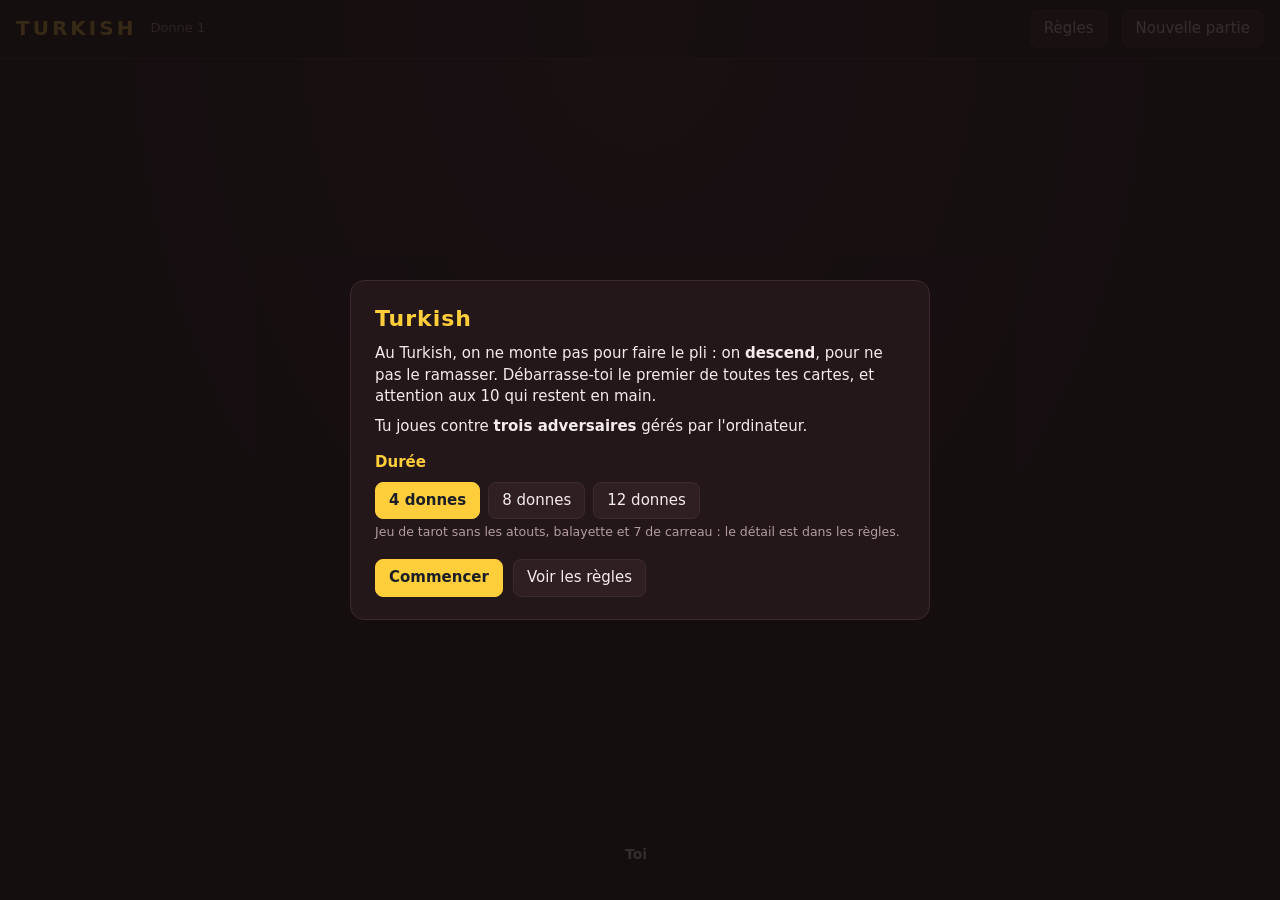
<file: turkish.html>
<!DOCTYPE html>
<html lang="fr">
<head>
<meta charset="utf-8">
<meta name="viewport" content="width=device-width, initial-scale=1, viewport-fit=cover">
<title>Turkish</title>
<link rel="stylesheet" href="cartes.css?v=a75e348d">
<style>
  /* Gabarit, en-tête, boutons, vignettes, statut, journal, feuilles : cartes.css.
     Ici : la teinte, les cartes, les cartes posées devant chacun, le pli et la main. */
  :root {
    --bg: #160f10;
    --panel: #231719;
    --line: #3d2a2d;
    --text: #f4ecec;
    --dim: #b39d9f;
    --bg-top: #2e1b1e;
    --btn: #301f22;
    --btn-hover: #3f2a2e;
    --red: #c8322b;
    --black: #1f2328;
    --gold: #d9a520;
    /* Ratio hauteur/largeur d'une carte : 1.4. Le pli se dimensionne sur la
       hauteur réelle de la table (voir #table). */
    --hand-card: clamp(44px, min(10.5vh, 7vw), 78px);
    --pile-card: clamp(50px, min(12vh, 15vw), 88px);   /* navigateurs sans cqh */
    --mini-card: clamp(13px, min(2.6vh, 3.6vw), 20px);
    --tab-card: clamp(20px, min(4.4vh, 4.6vw), 32px);  /* cartes posées devant un adversaire */
  }

  /* -------------------------------------------------------------- Cartes */
  .card {
    position: relative;
    flex: 0 0 auto;
    width: var(--cw);
    height: calc(var(--cw) * 1.4);
    border: 0; padding: 0;
    border-radius: calc(var(--cw) * .11);
    background: #fbf7ee;
    color: var(--black);
    box-shadow: 0 1px 0 rgba(0,0,0,.25), 0 3px 8px rgba(0,0,0,.45);
    overflow: hidden;
    cursor: default;
    font: inherit;
    transition: transform .15s, box-shadow .15s;
  }
  .card:disabled { opacity: 1; }
  .card.red { color: var(--red); }
  .card .corner {
    position: absolute; top: 5%; left: 7%;
    display: flex; flex-direction: column; align-items: center;
    line-height: .95;
  }
  .card .corner b { font-size: calc(var(--cw) * .3); font-weight: 900; letter-spacing: -.04em; }
  .card .corner i { font-style: normal; font-size: calc(var(--cw) * .24); }
  .card .pip {
    position: absolute; inset: 0;
    display: flex; align-items: center; justify-content: center;
    padding: 22% 0 0 18%;
    font-size: calc(var(--cw) * .62); line-height: 1;
  }
  /* Les deux cartes à effet se repèrent d'un coup d'œil : le 10 (balayette)
     porte un liseré doré, le 7 de carreau une flèche de changement de sens. */
  .card.ten::after {
    content: ""; position: absolute; inset: 0;
    border: calc(var(--cw) * .055) solid var(--gold);
    border-radius: inherit;
    pointer-events: none;
  }
  .card .mark {
    position: absolute; right: 7%; bottom: 4%;
    font-size: calc(var(--cw) * .26); font-weight: 900; line-height: 1;
  }
  .card.back {
    background: repeating-linear-gradient(45deg, #24345e 0 5px, #2c3f70 5px 10px);
    box-shadow: inset 0 0 0 calc(var(--cw) * .07) #e9dfcb, 0 3px 8px rgba(0,0,0,.45);
  }

  /* ------------------------------------------------------------ Adversaires */
  .player .row { display: flex; align-items: center; gap: 10px; }
  .fan { --fan: .6; align-items: center; min-height: calc(var(--mini-card) * 1.4); }
  .fan .more { margin-left: 6px; }

  /* Les trois emplacements posés devant chacun : la carte visible recouvre la
     cachée, dont le bord dépasse en dessous. */
  .tab { display: flex; gap: 4px; --cw: var(--tab-card); }
  .spot {
    position: relative; flex: none;
    width: var(--cw); height: calc(var(--cw) * 1.4 + var(--cw) * .14);
  }
  .spot .card { position: absolute; left: 0; top: 0; }
  .spot .card.under { top: calc(var(--cw) * .14); }
  .spot:empty { border: 1px dashed var(--line); border-radius: calc(var(--cw) * .11); height: calc(var(--cw) * 1.4); }
  /* Petites, les cartes visibles d'un adversaire n'affichent que leur coin, agrandi. */
  .player .tab .card .corner { top: 6%; left: 0; right: 0; }
  .player .tab .card .corner b { font-size: calc(var(--cw) * .5); }
  .player .tab .card .corner i { font-size: calc(var(--cw) * .38); }
  .player .tab .card .pip, .player .tab .card .mark { display: none; }

  /* ----------------------------------------------------------------- Table */
  /* Le pli en cours, sa légende et l'état du jeu, empilés. 52px = légende +
     ligne d'information + écarts. */
  #table { flex-direction: column; gap: 8px; --cw: var(--pile-card); }
  @supports (width: 1cqh) {
    #table { --pile-card: clamp(38px, min((100cqh - 52px) / 1.4, 22cqw), 110px); }
  }
  #pileCards { display: flex; min-height: calc(var(--cw) * 1.4); padding-left: calc(var(--cw) * .5); }
  #pileCards .card { margin-left: calc(var(--cw) * -.5); }
  #pileCards .card.under { filter: brightness(.62); }
  #pileCards .card.fail { box-shadow: 0 0 0 3px #e0473f, 0 6px 14px rgba(0,0,0,.5); }
  #pileCards.old { opacity: .38; }
  /* Pli vide : un emplacement en pointillés plutôt qu'un trou. */
  #pileCards:empty::before {
    content: ""; flex: none;
    width: var(--cw); height: calc(var(--cw) * 1.4);
    margin-left: calc(var(--cw) * -.5);
    border: 2px dashed var(--line); border-radius: calc(var(--cw) * .11);
  }
  #pileCaption { font-size: 13.5px; color: var(--dim); text-align: center; min-height: 20px; }
  #pileCaption b { color: var(--text); }
  #tableInfo { display: flex; gap: 8px; flex-wrap: wrap; justify-content: center; align-items: center; font-size: 12px; color: var(--dim); }
  #dirBadge {
    font-weight: 800; padding: 2px 10px; border-radius: 999px;
    background: var(--btn); border: 1px solid var(--line); color: var(--text);
  }
  #dirBadge.rev { background: #7a2a33; border-color: #a8434f; color: #fff; }

  /* ------------------------------------------------------------------ Main */
  /* Les cartes posées devant soi et la main sur une même rangée quand la largeur
     le permet : sans la limite de largeur commune, la main peut s'étaler. */
  #me { max-width: none; }
  #me .zone {
    display: flex; flex-wrap: wrap; justify-content: center; align-items: flex-end;
    gap: 10px 26px;
  }
  #tableau { --tab-card: clamp(36px, min(8vh, 5vw), 62px); padding: 14px 0 8px; }
  #tableau .card.pickable, #tableau .card.blind { cursor: pointer; }
  #tableau .card.blind { box-shadow: inset 0 0 0 calc(var(--cw) * .07) #e9dfcb, 0 0 0 3px var(--accent), 0 4px 10px rgba(0,0,0,.5); }
  #tableau .card.blind:hover, #tableau .card.pickable:hover { transform: translateY(-5px); }
  /* Une valeur = un groupe de cartes chevauchées. */
  /* Au Turkish la main grossit vite, à force de ramasser : la largeur des cartes
     suit le nombre de cartes (--n) et de groupes (--g), posés par le rendu, pour
     que toute la main tienne sur une rangée. 300px : les cartes posées devant
     soi (200px au plus), leur écart et les marges. */
  #hand {
    display: flex; flex-wrap: wrap; justify-content: center; align-items: flex-end;
    gap: 14px 10px;
    padding: 16px 0 8px;
    --hand-card: clamp(34px, min(10.5vh, 7vw,
      (100vw - 300px - var(--g, 8) * 10px) / (var(--g, 8) + .55 * (var(--n, 8) - var(--g, 8)))), 78px);
    --cw: var(--hand-card);
  }
  .group { display: flex; padding-left: calc(var(--cw) * .45); }
  .group .card { margin-left: calc(var(--cw) * -.45); }
  #hand .card.pickable { cursor: pointer; }
  /* Assombrie plutôt que transparente : dans un groupe chevauché, la
     transparence laisserait voir la carte du dessous. */
  #me .card.dead { filter: brightness(.55) saturate(.5); }
  #me .card.sel { transform: translateY(-12px); box-shadow: 0 0 0 3px var(--accent), 0 10px 18px rgba(0,0,0,.55); }
  #hand .card.pop { animation: pop .26s ease-out; }

  /* -------------------------------------------------------------- Feuilles */
  td.left { color: var(--dim); }

  /* ------------------------------------------------- Téléphone (portrait) */
  @media (max-width: 560px) {
    #opponents .player { --mini-card: clamp(11px, 3.2vw, 15px); --tab-card: clamp(16px, 5.4vw, 24px); }
    #opponents .player .row { gap: 6px; flex-wrap: wrap; }
    #opponents .tab { gap: 2px; }
    #opponents .fan { --fan: .72; }

    #table { gap: 5px; }
    @supports (width: 1cqh) {
      #table { --pile-card: clamp(36px, min((100cqh - 52px) / 1.4, 22cqw), 96px); }
    }
    #pileCaption { font-size: 12.5px; min-height: 18px; }
    #tableInfo { font-size: 11px; }

    #me .zone { gap: 4px 0; }
    #tableau { --tab-card: clamp(30px, 9vw, 42px); padding: 8px 0 0; }
    #hand {
      flex: 1 1 100%;
      --k: clamp(6, calc(var(--n, 8) * .42 + 2), 8);
      --hand-card: min((100vw - 20px) / var(--k), 76px);
      gap: 12px 6px;
      padding: 12px 6px 2px;
    }
  }
</style>
</head>
<body>

<header>
  <h1>TURKISH</h1>
  <span class="meta" id="roundInfo">Donne 1</span>
  <span class="spacer"></span>
  <button id="btnRules">Règles</button>
  <button id="btnNew">Nouvelle partie</button>
</header>

<main>
  <div id="opponents"></div>
  <div id="table">
    <div id="pileCards"></div>
    <div id="pileCaption"></div>
    <div id="tableInfo"><span id="dirBadge">⟳ sens horaire</span><span id="pileInfo"></span></div>
  </div>
  <div id="status"></div>
  <div id="log"></div>
  <div id="actions"></div>
  <div id="me">
    <div class="name"><span>Toi</span><span class="tag" id="myTag"></span></div>
    <div class="zone"><div id="tableau" class="tab"></div><div id="hand"></div></div>
  </div>
</main>

<!-- Écran de démarrage -->
<div class="overlay" id="startOverlay">
  <div class="sheet">
    <h2>Turkish</h2>
    <p>Au Turkish, on ne monte pas pour faire le pli : on <b>descend</b>, pour ne pas le ramasser.
       Débarrasse-toi le premier de toutes tes cartes, et attention aux 10 qui restent en main.</p>
    <p>Tu joues contre <b>trois adversaires</b> gérés par l'ordinateur.</p>
    <h3>Durée</h3>
    <div class="choice" id="lengthChoice"></div>
    <p class="hint">Jeu de tarot sans les atouts, balayette et 7 de carreau : le détail est dans les règles.</p>
    <div class="actions">
      <button class="primary" id="btnStart">Commencer</button>
      <button id="btnRules2">Voir les règles</button>
    </div>
  </div>
</div>

<!-- Règles -->
<div class="overlay" id="rulesOverlay" hidden>
  <div class="sheet">
    <h2>Règles</h2>
    <p>Un jeu de tarot <b>sans les atouts</b> : 56 cartes, quatre couleurs de l'As au 2, avec un
       Cavalier entre la Dame et le Valet. Le but : <b>se débarrasser le premier de toutes ses
       cartes</b>. Les couleurs ne comptent pas.</p>
    <h3>La donne</h3>
    <p>Chacun reçoit 14 cartes : <b>3 cachées</b> posées devant lui, <b>3 visibles</b> posées
       dessus, et 8 en main. La première donne, c'est toi qui ouvres ; ensuite, chacun son tour.</p>
    <h3>L'ordre des cartes</h3>
    <p>Du plus fort au plus faible : <b>As, Roi, Dame, Cavalier, Valet, 9, 8, 7, 6, 5, 4, 3, 2</b>.
       Le 10 est à part.</p>
    <h3>Le pli</h3>
    <p>On ne monte pas, on <b>descend</b>. Celui qui ouvre pose une ou plusieurs cartes de même
       valeur ; chacun à son tour pose une valeur <b>égale ou inférieure</b> à la dernière posée, en
       autant d'exemplaires qu'il veut. Plusieurs cartes posées ensemble viennent toutes de la main ou
       toutes des cartes visibles, jamais des deux à la fois.</p>
    <ul>
      <li><b>Ramasser</b> — qui ne peut pas descendre (ou ne le veut pas) ramasse le pli dans sa main
          en <b>montrant une carte de sa main</b>, puis rejoue la ou les cartes de son choix. Sans
          carte en main, on ramasse directement.</li>
      <li><b>Balayette</b> — un <b>10</b> se joue à tout moment, seul ou avec d'autres 10 : le pli
          est retiré du jeu, et on rejoue la carte de son choix. Sur un pli vide, il ne balaie rien
          mais il est écarté.</li>
      <li><b>Le 7 de carreau</b> — chaque fois qu'il est joué, le sens du jeu s'inverse, jusqu'au
          prochain 7 de carreau. Montré pour ramasser, il l'inverse aussi.</li>
    </ul>
    <h3>Les cartes posées devant soi</h3>
    <p>La première carte de la donne vient forcément de la main. Ensuite, les <b>visibles</b> se
       jouent à tout moment. Les <b>cachées</b> ne se jouent qu'une fois ses trois visibles parties,
       une à la fois et <b>sans les regarder</b> : une carte retournée qui ne passe pas est ramassée
       avec le pli.</p>
    <h3>Fin de donne</h3>
    <p>La donne s'arrête dès qu'un joueur n'a plus aucune carte, sans finir le tour.
       <b>On ne finit pas sur un 10</b> : ses derniers 10 ne se jouent pas. Face à un pli, il faut
       ramasser ; s'il faut ouvrir, la main passe au suivant. Seul un 10 caché, retourné en dernière
       carte, balaie et fait sortir.</p>
    <h3>Les points</h3>
    <p>Seuls les perdants comptent ce qui leur reste — main, visibles et cachées :
       <b>Roi, Dame, Cavalier, Valet : 10 points</b>, <b>10 : 20 points</b>, les autres cartes, As
       compris : 5 points. Après le nombre de donnes choisi, le plus petit total gagne.</p>
    <p class="hint">Règle d'après le blog « Le jeu de Turkish » du Grand Mamamouchi.</p>
    <div class="actions"><button class="primary" id="btnCloseRules">Fermer</button></div>
  </div>
</div>

<!-- Fin de donne / de partie -->
<div class="overlay" id="scoreOverlay" hidden>
  <div class="sheet">
    <h2 id="scoreTitle">Fin de la donne</h2>
    <div id="scoreBody"></div>
    <div class="actions">
      <button class="primary" id="btnNext">Donne suivante</button>
    </div>
  </div>
</div>

<script>
"use strict";

/* =========================================================================
   TURKISH — jeu de défausse où l'on descend au lieu de monter.
   Un humain contre 3 adversaires gérés par l'ordinateur.

   Règle d'après le blog « Le jeu de Turkish » (jeudeturkish.blogspot.com),
   précisée par les réponses de son auteur. Lectures choisies (voir le panneau
   des règles) : pour ramasser on montre obligatoirement une carte de la main ;
   ses derniers 10 ne se jouent pas ; une carte cachée qui ne passe pas est
   ramassée avec le pli ; l'ouverture tourne d'une donne à l'autre.
   ========================================================================= */

const SUITS = ["P", "C", "K", "T"];                  // pique, cœur, carreau, trèfle
const SUIT_SYM = { P: "♠", C: "♥", K: "♦", T: "♣" };
/* Rangs : 2 à 9, puis 11 Valet, 12 Cavalier, 13 Dame, 14 Roi, 15 As. Le 10
   (rang 10) est la balayette, hors hiérarchie : il ne devient jamais la valeur
   à descendre, si bien que l'ordre est simplement celui des nombres. */
const TEN = 10;
const RANKS = [2, 3, 4, 5, 6, 7, 8, 9, 10, 11, 12, 13, 14, 15];
const RANK_SHORT = { 11: "V", 12: "C", 13: "D", 14: "R", 15: "A" };
const RANK_NAME = { 11: "Valet", 12: "Cavalier", 13: "Dame", 14: "Roi", 15: "As" };
const AI_NAMES = ["Nora", "Elias", "Yuki", "Sacha", "Milo"];
const THINK_MS = 650;            // réflexion d'un adversaire
const BLIND_MS = 1500;           // une carte cachée qui ne passe pas, montrée sur le pli avant de partir avec lui
const END_MS = 2000;             // la dernière carte et la fin de donne annoncée, avant la feuille
const TURN_CAP = 1500;           // garde-fou : une donne qui n'en finit pas s'arrête là

const sleep = (ms) => new Promise((r) => setTimeout(r, ms));

/* ----------------------------------------------------------------- Paquet */
let uidSeq = 0;
const mkCard = (suit, rank) => ({ uid: ++uidSeq, suit, rank });
const isSevenD = (c) => c.rank === 7 && c.suit === "K";

function buildDeck() {
  const d = [];
  for (const s of SUITS) for (const r of RANKS) d.push(mkCard(s, r));
  return d;
}

function shuffle(a) {
  for (let i = a.length - 1; i > 0; i--) {
    const j = Math.floor(Math.random() * (i + 1));
    [a[i], a[j]] = [a[j], a[i]];
  }
  return a;
}

const rankLabel = (r) => RANK_SHORT[r] || String(r);
const cardLabel = (c) => rankLabel(c.rank) + SUIT_SYM[c.suit];
/* Figures 10 points, 10 vingt points, le reste — As compris — 5 points. */
const cardPoints = (c) => (c.rank === TEN ? 20 : c.rank >= 11 && c.rank <= 14 ? 10 : 5);

/* « un 7 », « deux Dames », « trois As ». */
function playName(rank, count) {
  const name = RANK_NAME[rank] || String(rank);
  if (count === 1) return `${rank === 13 ? "une" : "un"} ${name}`;
  const num = ["", "", "deux", "trois", "quatre"][count] || String(count);
  return `${num} ${rank >= 11 && rank <= 14 ? name + "s" : name}`;
}

/* ------------------------------------------------------------------- État */
const S = {
  players: [],        // { name, ai, policy, hand, up, down, started, known, score, rounds, last }
  deck: [],           // les 56 cartes de la donne, triées : la référence de la conservation
  current: 0,
  dir: 1,             // 1 : sens des aiguilles d'une montre (sièges croissants) ; -1 : inversé
  phase: "idle",      // idle | play | show | ai | over
  pile: [],           // le pli en cours, dans l'ordre de pose
  top: null,          // { rank, count, by } : la dernière pose, à égaler ou descendre ; null = ouverture
  last: null,         // { by, kind: "sweep" | "pickup", cards } : le dernier pli fermé, montré en grisé
  out: [],            // cartes balayées : hors jeu jusqu'à la fin de la donne
  round: 1,
  rounds: 4,          // nombre de donnes de la partie
  starter: 0,
  finisher: null,
  roundTurns: 0,
  sel: new Set(),     // uids sélectionnés par l'humain
  selZone: null,      // "hand" | "up" : on ne mélange pas les deux
  logs: [],
  busy: false,
  epoch: 0,           // change à chaque donne : un tour d'IA en vol d'une donne passée s'arrête
  blind: null,        // une carte cachée retournée qui ne passe pas, montrée sur le pli : { by, card }
};

const el = (id) => document.getElementById(id);
const nplayers = () => S.players.length;
const total = (p) => p.hand.length + p.up.length + p.down.length;
const downAllowed = (p) => p.up.length === 0 && p.down.length > 0;
const nextSeat = (from) => (from + S.dir + nplayers()) % nplayers();

function log(msg) {
  S.logs.push(msg);
  if (S.logs.length > 3) S.logs.shift();
}
/* « Tu poses » / « Nora pose » : jamais de il/elle, les noms n'ont pas de genre. */
const says = (p, second, third) => (p.ai ? `${p.name} ${third}` : `Tu ${second}`);

/* --------------------------------------------------------------- Légalité */
/* Une pose : une ou plusieurs cartes de même valeur, toutes de la main ou
   toutes des visibles (celles-ci une fois sa première carte jouée). Un 10 se
   pose à tout moment, mais jamais comme dernières cartes. Sinon la valeur doit
   égaler ou descendre la dernière posée. */
function canPlayCards(seat, cards) {
  const p = S.players[seat];
  if (!cards.length) return false;
  const r = cards[0].rank;
  if (!cards.every((c) => c.rank === r)) return false;
  const fromHand = cards.every((c) => p.hand.includes(c));
  const fromUp = p.started && cards.every((c) => p.up.includes(c));
  if (!fromHand && !fromUp) return false;
  if (r === TEN) return total(p) > cards.length;
  return S.top === null || r <= S.top.rank;
}

/* Une proposition par valeur et par zone, avec toutes les copies jouables. */
function legalSets(seat) {
  const p = S.players[seat];
  const out = [];
  for (const zone of p.started ? ["hand", "up"] : ["hand"]) {
    for (const r of RANKS) {
      const cards = p[zone].filter((c) => c.rank === r);
      for (let k = cards.length; k > 0; k--) {
        if (canPlayCards(seat, cards.slice(0, k))) { out.push(cards.slice(0, k)); break; }
      }
    }
  }
  return out;
}

const canLead = (seat) => legalSets(seat).length > 0 || downAllowed(S.players[seat]);

/* ------------------------------------------------------------ Mise en place */
function newGame(nPlayers) {
  S.players = [{ name: "Toi", ai: false, hand: [], up: [], down: [], score: 0, rounds: [] }];
  for (let i = 0; i < nPlayers - 1; i++) {
    S.players.push({ name: AI_NAMES[i], ai: true, policy: "sharp", hand: [], up: [], down: [], score: 0, rounds: [] });
  }
  S.round = 1;
  S.rounds = chosenRounds;
  buildBoard();
  startRound();
}

function startRound() {
  S.epoch++;
  S.blind = null;
  const n = nplayers();
  const deck = shuffle(buildDeck());
  // Triée : l'ordre de la donne n'y transparaît pas.
  S.deck = deck.slice().sort((a, b) => a.uid - b.uid);
  const per = Math.floor(deck.length / n);         // 14 à quatre
  for (const p of S.players) {
    const cards = deck.splice(0, per);
    p.down = cards.splice(0, 3);
    p.up = cards.splice(0, 3);
    p.hand = cards;
    p.started = false;
    p.known = new Set();       // cartes de sa main que tout le monde a vues (plis ramassés, carte montrée)
    p.last = 0;
  }
  S.out = deck;                // à cinq ou six, le reste de la distribution, écarté
  S.pile = [];
  S.top = null;
  S.last = null;
  S.dir = 1;
  S.finisher = null;
  S.roundTurns = 0;
  S.sel = new Set();
  S.selZone = null;
  S.logs = [];
  S.phase = "idle";            // un "over" hérité bloquerait beginTurn()
  S.busy = false;
  S.starter = (S.round - 1) % n;
  S.current = S.starter;
  log(S.starter === 0 ? "Tu ouvres la donne." : `${S.players[S.starter].name} ouvre la donne.`);
  beginTurn();
}

/* ------------------------------------------------------------------ Tours */
function beginTurn() {
  if (S.phase === "over") return;
  const seat = S.current;
  const p = S.players[seat];
  // Plus que des 10 et rien à ramasser : ils ne se jouent pas, la main passe.
  if (!S.pile.length && !canLead(seat)) {
    S.roundTurns++;
    const to = nextSeat(seat);
    log(`${says(p, "n'as", "n'a")} plus que des 10 : la main passe à ${to === 0 ? "toi" : S.players[to].name}.`);
    if (S.roundTurns >= TURN_CAP) { endRound(); return; }
    S.current = to;
    beginTurn();
    return;
  }
  if (p.ai) { S.phase = "ai"; render(); aiTurn(); return; }
  S.phase = "play";
  S.sel = new Set();
  S.selZone = null;
  render();
}

function doPlay(seat, cards) {
  const p = S.players[seat];
  const zone = p.hand.includes(cards[0]) ? "hand" : "up";
  p[zone] = p[zone].filter((c) => !cards.includes(c));
  for (const c of cards) p.known.delete(c.uid);
  p.started = true;
  place(seat, cards, false);
}

/* Une carte cachée, jouée sans la regarder. Elle passe si elle descend (ou
   balaie) ; sinon elle compte comme la carte montrée et part avec le pli —
   après être restée BLIND_MS sur le pli, qu'on la voie. */
async function doBlind(seat, idx = 0) {
  const p = S.players[seat];
  const c = p.down.splice(Math.min(idx, p.down.length - 1), 1)[0];
  p.started = true;
  if (c.rank === TEN || S.top === null || c.rank <= S.top.rank) { place(seat, [c], true); return; }
  const epoch = S.epoch;
  S.blind = { by: seat, card: c };
  S.phase = "blind";
  S.busy = true;
  render();
  await sleep(BLIND_MS);
  if (epoch !== S.epoch) return;
  S.blind = null;
  S.busy = false;
  S.roundTurns++;
  if (isSevenD(c)) S.dir = -S.dir;
  const cards = [...S.pile, c];
  take(seat, cards);
  log(`${says(p, "retournes", "retourne")} ${cardLabel(c)}, qui ne passe pas : le pli (${cards.length} cartes) part dans `
    + `${p.ai ? "sa" : "ta"} main${isSevenD(c) ? " et le sens s'inverse" : ""}.`);
  if (S.roundTurns >= TURN_CAP) { endRound(); return; }
  S.current = seat;
  beginTurn();
}

/* Ramasser : on montre une carte de sa main (le 7 de carreau inverse alors le
   sens), puis le pli rejoint la main et on rouvre. Sans carte en main, on
   ramasse directement. */
function doPickup(seat, shown) {
  const p = S.players[seat];
  if (!S.pile.length) return;
  p.started = true;
  S.roundTurns++;
  if (shown && isSevenD(shown)) S.dir = -S.dir;
  if (shown) p.known.add(shown.uid);
  const cards = S.pile;
  take(seat, cards);
  log(`${says(p, "ramasses", "ramasse")} le pli (${cards.length} carte${cards.length > 1 ? "s" : ""})`
    + (shown && isSevenD(shown) ? " en montrant le 7♦ : le sens s'inverse." : "."));
  if (S.roundTurns >= TURN_CAP) { endRound(); return; }
  S.current = seat;
  beginTurn();
}

function take(seat, cards) {
  const p = S.players[seat];
  p.hand.push(...cards);
  for (const c of cards) p.known.add(c.uid);
  S.last = { by: seat, kind: "pickup", cards };
  S.pile = [];
  S.top = null;
}

function place(seat, cards, blind) {
  const p = S.players[seat];
  S.roundTurns++;
  const reversed = cards.filter(isSevenD).length % 2 === 1;
  if (reversed) S.dir = -S.dir;
  const what = playName(cards[0].rank, cards.length) + (blind ? " (carte cachée)" : "");
  if (cards[0].rank === TEN) {
    // Balayette : le pli sort du jeu, le même joueur rouvre.
    const swept = [...S.pile, ...cards];
    S.out.push(...swept);
    S.last = { by: seat, kind: "sweep", cards: swept };
    S.pile = [];
    S.top = null;
    const n = swept.length - cards.length;
    log(`${says(p, "fais", "fait")} balayette avec ${what} : `
      + (n ? `${n} carte${n > 1 ? "s" : ""} écartée${n > 1 ? "s" : ""}.` : "rien à balayer."));
    if (total(p) === 0) { finishRound(seat); return; }
    S.current = seat;
  } else {
    S.pile.push(...cards);
    S.top = { rank: cards[0].rank, count: cards.length, by: seat };
    S.last = null;
    log(`${says(p, "poses", "pose")} ${what}${reversed ? " : le sens s'inverse" : ""}.`);
    if (total(p) === 0) { finishRound(seat); return; }
    S.current = nextSeat(seat);
  }
  if (S.roundTurns >= TURN_CAP) { endRound(); return; }
  beginTurn();
}

/* ------------------------------------------------------------ Fin de donne */
function finishRound(seat) {
  S.finisher = seat;
  log(seat === 0 ? "Plus aucune carte : tu gagnes la donne !" : `Plus aucune carte pour ${S.players[seat].name} : fin de la donne.`);
  endRound();
}

const handPoints = (p) => [...p.hand, ...p.up, ...p.down].reduce((t, c) => t + cardPoints(c), 0);

/* Sans gagnant (garde-fou atteint), tout le monde compte ce qui lui reste. La
   donne est comptée tout de suite ; la feuille attend END_MS, le temps de voir
   la dernière carte (une nouvelle donne lancée entre-temps l'annule). */
async function endRound() {
  for (const p of S.players) {
    p.last = S.players[S.finisher] === p ? 0 : handPoints(p);
    p.score += p.last;
    p.rounds.push(p.last);
  }
  S.phase = "over";
  S.busy = false;
  render();
  const epoch = S.epoch;
  await sleep(END_MS);
  if (epoch === S.epoch && S.phase === "over") showScores(S.round >= S.rounds);
}

function showScores(over) {
  const best = Math.min(...S.players.map((p) => p.score));
  let html = "<table><thead><tr><th>Joueur</th><th>Reste</th><th>Donne</th><th>Total</th></tr></thead><tbody>";
  for (const [i, p] of S.players.entries()) {
    const win = over && p.score === best;
    const left = total(p);
    html += `<tr${win ? ' class="win"' : ""}><td>${p.name}${win ? " 🏆" : ""}</td>`
          + `<td class="left">${i === S.finisher ? "plus rien" : `${left} carte${left > 1 ? "s" : ""}`}</td>`
          + `<td>+${p.last}</td><td>${p.score}</td></tr>`;
  }
  html += "</tbody></table>";
  if (over) {
    const winners = S.players.filter((p) => p.score === best);
    html += winners.length === 1 && !winners[0].ai
      ? `<p class="next-round">🏆 <b>Tu l'emportes avec ${best} points !</b></p>`
      : `<p class="next-round">🏆 <b>${winners.map((p) => p.name).join(" et ")}</b> ${winners.length > 1 ? "l'emportent" : "l'emporte"} avec ${best} points.</p>`;
  } else {
    const next = S.round % nplayers();
    html += `<p class="next-round">Donne ${S.round + 1} sur ${S.rounds} : ${next === 0 ? "<b>tu</b> ouvres" : `<b>${S.players[next].name}</b> ouvre`}.</p>`;
  }
  el("scoreBody").innerHTML = html;
  el("scoreTitle").textContent = over ? "Fin de la partie" : `Fin de la donne ${S.round}`;
  el("btnNext").textContent = over ? "Rejouer" : "Donne suivante";
  el("btnNext").dataset.over = over ? "1" : "";
  el("scoreOverlay").hidden = false;
}

/* ============================================================== ADVERSAIRES */

/* Deux politiques interchangeables. Chacune expose
     play(p, seat) -> { kind: "play", cards } | { kind: "blind" } | { kind: "pickup", show }
   Aucune ne consulte la main d'un autre joueur ni une carte cachée, pas même
   les siennes : elles disposent de leur main et de leurs visibles, des cartes
   visibles de chacun, du pli, des cartes balayées et de ce que chacun a ramassé
   ou montré (p.known), tout cela public. */

/* Déclarée en `function` : les tests la remplacent pour vérifier qu'aucune
   politique ne triche. */
function policyOf(p) { return POLICIES[p.policy] || sharpPolicy; }

/* La carte à montrer pour ramasser : jamais le 7 de carreau par mégarde. */
const plainShow = (p) => p.hand.find((c) => !isSevenD(c)) || p.hand[0] || null;

/* ---------------------------------------------------------------------------
   Politique simple : pose la plus haute valeur possible (toutes ses copies,
   les visibles d'abord), balaie quand elle ne peut plus descendre, puis tente
   une carte cachée, et ramasse en dernier recours. Les adversaires jouent
   toujours « sharp » ; celle-ci ne sert que de référence au banc d'essai.
   --------------------------------------------------------------------------- */
const simplePolicy = {
  play(p, seat) {
    const sets = legalSets(seat);
    const plain = sets.filter((s) => s[0].rank !== TEN)
      .sort((a, b) => b[0].rank - a[0].rank || p.up.includes(b[0]) - p.up.includes(a[0]));
    if (plain.length) return { kind: "play", cards: plain[0] };
    const tens = sets.find((s) => s[0].rank === TEN);
    if (tens) return { kind: "play", cards: tens.slice(0, 1) };
    if (downAllowed(p)) return { kind: "blind" };
    return { kind: "pickup", show: plainShow(p) };
  },
};

/* ---------------------------------------------------------------------------
   Politique « redoutable ». Elle sort dès qu'une pose vide son jeu, et sinon
   note chaque pose possible :
     - se débarrasser des cartes hautes, les plus dures à placer (un As ne passe
       que sur un As ou en ouverture), et garder les basses, qui passent partout ;
     - se débarrasser de beaucoup de cartes à la fois ;
     - vider ses visibles, pour pouvoir ouvrir avec ses cartes cachées, qu'on
       place sans risque en ouverture.
   Le nombre de cartes posées est ce qui la rend plus forte que la politique
   simple, mais c'est aussi ce qui fait boucler une table de redoutables : un
   carré ramassé est aussitôt rejoué, fait le tour, et revient. Passé
   AI.patience tours dans la donne, la hauteur seule décide, comme pour la
   politique simple, qui ne boucle jamais.
   Elle garde ses 10 pour quand elle ne peut plus descendre, sauf en fin de donne,
   où un 10 resté en main ne se joue plus. Ne pouvant pas descendre, une carte
   cachée vaut toujours mieux que ramasser : si elle ne passe pas, elle rejoint
   la main avec le pli, ce qui revient à ramasser, carte connue en prime.

   Ce qui a été essayé au banc d'essai et retiré parce que ça faisait perdre :
   attaquer le joueur suivant en jouant bas (même quand il va sortir, en
   comptant les cartes pour estimer ses chances de répondre), vider en priorité
   ce qui coûte des points quand un adversaire va sortir, balayer plutôt que
   brûler une petite carte, ramasser un petit pli pour garder ses petites cartes,
   poser une seule copie d'une valeur pour garder les autres (AI.split).
   --------------------------------------------------------------------------- */
const AI = {
  shed: 1,          // valeur de chaque carte posée
  unload: 0.6,      // prime de hauteur de la pose (garder les basses), par cran
  copies: 0,        // part de cette prime comptée en plus pour chaque copie au-delà de la première
  upBonus: 2,       // prime à vider ses visibles, par carte
  blindLead: 3,     // une ouverture vaut moins que ça : on ouvre avec une carte cachée
  tenEndgame: 2,    // il ne lui reste que ça de cartes autres que des 10 : elle balaie
  split: false,     // envisager aussi une seule copie d'une valeur, pour garder les autres
  finish: true,     // sortir dès qu'une pose vide tout son jeu
  patience: 150,    // au-delà de tant de tours dans la donne…
  shedLate: 0.1,    // … chaque carte posée ne vaut plus que ça : la hauteur décide
};

function evalPlay(p, cards) {
  const k = cards.length;
  // Une donne qui s'éternise : la hauteur seule décide, ce qui casse les boucles.
  const shed = S.roundTurns > AI.patience ? AI.shedLate : AI.shed;
  let v = shed * k + AI.unload * (cards[0].rank - 2) * (1 + AI.copies * (k - 1));
  if (p.up.includes(cards[0])) v += AI.upBonus * k;
  return v;
}

const sharpPolicy = {
  play(p, seat) {
    const sets = legalSets(seat);
    const tens = sets.find((s) => s[0].rank === TEN);
    const plainSets = sets.filter((s) => s[0].rank !== TEN);
    const nTens = [...p.hand, ...p.up].filter((c) => c.rank === TEN).length;
    // En fin de donne, un 10 gardé ne se joue plus : on balaie tant qu'on peut.
    if (tens && total(p) - nTens <= AI.tenEndgame) return { kind: "play", cards: tens.slice(0, 1) };
    // Une pose qui vide tout son jeu : on sort.
    const out = sets.find((s) => s.length === total(p));
    if (out && AI.finish) return { kind: "play", cards: out };
    if (plainSets.length) {
      // Toutes les copies, ou une seule quand on veut garder les autres.
      const options = plainSets.flatMap((s) => (AI.split && s.length > 1 ? [s, s.slice(0, 1)] : [s]));
      let best = null, bestV = -Infinity;
      for (const cards of options) {
        const v = evalPlay(p, cards);
        if (v > bestV) { bestV = v; best = cards; }
      }
      if (!S.pile.length && downAllowed(p) && bestV < AI.blindLead) return { kind: "blind" };
      return { kind: "play", cards: best };
    }
    if (tens) return { kind: "play", cards: tens.slice(0, 1) };
    if (downAllowed(p)) return { kind: "blind" };
    // Ramasser : montrer le 7 de carreau seulement si inverser le sens met
    // derrière soi un joueur moins près de sortir.
    const seven = p.hand.find(isSevenD);
    if (seven) {
      const n = nplayers();
      const ahead = S.players[(seat + S.dir + n) % n], behind = S.players[(seat - S.dir + n) % n];
      if (total(behind) > total(ahead)) return { kind: "pickup", show: seven };
    }
    return { kind: "pickup", show: plainShow(p) };
  },
};

const POLICIES = { simple: simplePolicy, sharp: sharpPolicy };

/* ------------------------------------------------------------ Tour d'une IA */
async function aiTurn() {
  const seat = S.current;
  const p = S.players[seat];
  const epoch = S.epoch;
  S.busy = true;
  await sleep(THINK_MS);
  if (epoch !== S.epoch || S.phase !== "ai" || S.current !== seat) return;
  const move = policyOf(p).play(p, seat);
  S.busy = false;
  if (move && move.kind === "play" && canPlayCards(seat, move.cards)) { doPlay(seat, move.cards); return; }
  if (move && move.kind === "blind" && downAllowed(p)) { doBlind(seat, 0); return; }
  if (move && move.kind === "pickup" && S.pile.length) {
    doPickup(seat, p.hand.includes(move.show) ? move.show : p.hand[0] || null);
    return;
  }
  // Coup refusé : le plus prudent qui reste.
  const sets = legalSets(seat);
  if (sets.length) doPlay(seat, sets[0]);
  else if (downAllowed(p)) doBlind(seat, 0);
  else doPickup(seat, p.hand[0] || null);
}

/* ================================================================= ENTRÉES */

const myTurn = () => S.current === 0 && !S.busy;

/* Un clic sur une carte de la main ou une visible : en temps normal, il compose
   la pose (une valeur, une zone) ; pendant « show », il désigne la carte montrée. */
function onCardClick(zone, uid) {
  const me = S.players[0];
  const card = me[zone].find((c) => c.uid === uid);
  if (!card || !myTurn()) return;
  if (S.phase === "show") {
    if (zone === "hand") doPickup(0, card);
    return;
  }
  if (S.phase !== "play" || !canPlayCards(0, [card])) return;
  const selected = me[S.selZone || zone].filter((c) => S.sel.has(c.uid));
  if (S.selZone !== zone || (selected.length && selected[0].rank !== card.rank)) {
    S.sel = new Set([uid]);
    S.selZone = zone;
  } else if (S.sel.has(uid)) {
    S.sel.delete(uid);
    if (!S.sel.size) S.selZone = null;
  } else {
    S.sel.add(uid);
  }
  render();
}

function onDownClick(idx) {
  if (!myTurn() || S.phase !== "play" || !downAllowed(S.players[0])) return;
  S.sel = new Set();
  doBlind(0, idx);
}

function onPlayClick() {
  if (!myTurn() || S.phase !== "play" || !S.selZone) return;
  const cards = S.players[0][S.selZone].filter((c) => S.sel.has(c.uid));
  if (!canPlayCards(0, cards)) return;
  S.sel = new Set();
  S.selZone = null;
  doPlay(0, cards);
}

function onPickupClick() {
  if (!myTurn() || S.phase !== "play" || !S.pile.length) return;
  S.sel = new Set();
  S.selZone = null;
  if (!S.players[0].hand.length) { doPickup(0, null); return; }
  S.phase = "show";
  render();
}

function onCancelShow() {
  if (S.phase !== "show") return;
  S.phase = "play";
  render();
}

/* ================================================================== RENDU */

function mk(tag, cls, text) {
  const e = document.createElement(tag);
  if (cls) e.className = cls;
  if (text !== undefined) e.textContent = text;
  return e;
}

function cardEl(c, extra) {
  let cls = "card";
  if (!c) cls += " back";
  else {
    if (c.suit === "C" || c.suit === "K") cls += " red";
    if (c.rank === TEN) cls += " ten";
  }
  const b = mk("button", cls + (extra ? " " + extra : ""));
  if (c) {
    const corner = mk("span", "corner");
    corner.appendChild(mk("b", null, rankLabel(c.rank)));
    corner.appendChild(mk("i", null, SUIT_SYM[c.suit]));
    b.appendChild(corner);
    b.appendChild(mk("span", "pip", SUIT_SYM[c.suit]));
    if (isSevenD(c)) b.appendChild(mk("span", "mark", "⇄"));
  }
  b.disabled = true;
  return b;
}

/* Les trois emplacements devant un joueur : visible par-dessus la cachée. En fin
   de donne, les cachées se retournent : elles comptent dans les points. */
function tableauEls(host, p, opts = {}) {
  host.innerHTML = "";
  const reveal = S.phase === "over";
  for (let i = 0; i < 3; i++) {
    const spot = mk("div", "spot");
    if (i < p.down.length) {
      const back = cardEl(reveal ? p.down[i] : null, i < p.up.length ? "under" : opts.blind ? "blind" : "");
      if (opts.blind && i >= p.up.length) {
        back.disabled = false;
        back.title = "Jouer cette carte cachée, sans la regarder";
        back.addEventListener("click", () => onDownClick(i));
      }
      spot.appendChild(back);
    }
    if (i < p.up.length) {
      const c = p.up[i];
      const extra = opts.cls ? opts.cls(c) : "";
      const face = cardEl(c, extra);
      if (extra.includes("pickable")) {
        face.disabled = false;
        face.addEventListener("click", () => onCardClick("up", c.uid));
      }
      spot.appendChild(face);
    }
    host.appendChild(spot);
  }
}

function buildBoard() {
  const host = el("opponents");
  host.innerHTML = "";
  S.players.forEach((p, pi) => {
    if (pi === 0) return;
    const box = mk("div", "player");
    const name = mk("div", "name");
    name.appendChild(mk("span", null, p.name));
    const tag = mk("span", "tag", "");
    name.appendChild(tag);
    box.appendChild(name);
    const row = mk("div", "row");
    const fan = mk("div", "fan");
    const tab = mk("div", "tab");
    row.appendChild(fan);
    row.appendChild(tab);
    box.appendChild(row);
    host.appendChild(box);
    Object.assign(p, { _box: box, _tag: tag, _fan: fan, _tab: tab });
  });
}

let shownUids = new Set();

function statusHtml() {
  const p = S.players[S.current];
  const me = S.players[0];
  switch (S.phase) {
    case "ai": return `<b>${p.name}</b> réfléchit…`;
    case "show": return "Montre une carte de ta main pour ramasser.";
    case "blind": {
      const b = S.players[S.blind.by];
      return `${b.ai ? `<b>${b.name}</b> retourne` : "Tu retournes"} <b>${cardLabel(S.blind.card)}</b>, qui ne passe pas : `
           + `le pli part dans ${b.ai ? "sa" : "ta"} main.`;
    }
    case "over": {
      const f = S.players[S.finisher];
      return !f ? "Fin de la donne : chacun compte ses cartes."
           : f.ai ? `<b>${f.name}</b> n'a plus de cartes : fin de la donne.` : "Plus aucune carte : <b>tu gagnes la donne !</b>";
    }
    case "play": {
      if (!S.pile.length) {
        if (!me.started) return "À toi d'ouvrir, avec une carte de ta main.";
        return downAllowed(me) && !legalSets(0).length
          ? "À toi d'ouvrir : retourne une carte cachée."
          : "À toi d'ouvrir.";
      }
      const what = `<b>${playName(S.top.rank, S.top.count)}</b>`;
      const sets = legalSets(0);
      if (sets.some((s) => s[0].rank !== TEN)) return `À égaler ou descendre : ${what}.`;
      if (sets.length) return `Rien sous ${what} : balaie avec un 10 ou ramasse.`;
      if (downAllowed(me)) return `Rien sous ${what} : carte cachée ou ramasse.`;
      return `Rien sous ${what} : ramasse le pli.`;
    }
    default: return "";
  }
}

function renderActions() {
  const host = el("actions");
  host.innerHTML = "";
  const add = (label, cls, fn, enabled) => {
    const b = mk("button", cls, label);
    b.disabled = !enabled;
    b.addEventListener("click", fn);
    host.appendChild(b);
  };
  if (!myTurn()) return;
  if (S.phase === "play") {
    const cards = S.selZone ? S.players[0][S.selZone].filter((c) => S.sel.has(c.uid)) : [];
    const ok = canPlayCards(0, cards);
    add(ok && cards.length > 1 ? `Poser les ${cards.length}` : "Poser", "primary", onPlayClick, ok);
    add("Ramasser", null, onPickupClick, S.pile.length > 0);
  } else if (S.phase === "show") {
    add("Annuler", null, onCancelShow, true);
  }
}

function renderMe() {
  const me = S.players[0];
  const playing = S.phase === "play" && myTurn();
  const showing = S.phase === "show" && myTurn();
  const cls = (zone) => (c) => {
    let k = "";
    if (showing ? zone === "hand" : playing && canPlayCards(0, [c])) k += " pickable";
    else if (playing || showing) k += " dead";
    if (S.sel.has(c.uid)) k += " sel";
    return k.trim();
  };

  tableauEls(el("tableau"), me, { cls: cls("up"), blind: playing && downAllowed(me) });

  const host = el("hand");
  host.innerHTML = "";
  host.style.setProperty("--n", me.hand.length);
  host.style.setProperty("--g", new Set(me.hand.map((c) => c.rank)).size || 1);
  const next = new Set();
  // Par valeur, de la plus basse à la plus haute ; les 10 à part, au bout.
  const order = [...RANKS.filter((r) => r !== TEN), TEN];
  const handCls = cls("hand");
  for (const r of order) {
    const group = me.hand.filter((c) => c.rank === r);
    if (!group.length) continue;
    const g = mk("div", "group");
    for (const c of group.sort((a, b) => SUITS.indexOf(a.suit) - SUITS.indexOf(b.suit))) {
      next.add(c.uid);
      let k = handCls(c);
      if (!shownUids.has(c.uid)) k += " pop";
      const b = cardEl(c, k.trim());
      if (k.includes("pickable")) {
        b.disabled = false;
        b.addEventListener("click", () => onCardClick("hand", c.uid));
      }
      g.appendChild(b);
    }
    host.appendChild(g);
  }
  shownUids = next;

  const left = total(me);
  el("myTag").textContent = `${left} carte${left > 1 ? "s" : ""} · ${me.score} pt${me.score > 1 ? "s" : ""}`;
}

function render() {
  if (!S.players.length) return;
  // Adversaires
  S.players.forEach((p, pi) => {
    if (pi === 0 || !p._box) return;
    p._box.classList.toggle("active", S.current === pi && S.phase === "ai");
    const left = total(p);
    p._tag.textContent = `${left} carte${left > 1 ? "s" : ""} · ${p.score} pt${p.score > 1 ? "s" : ""}`;
    p._fan.innerHTML = "";
    const shown = Math.min(p.hand.length, 7);
    for (let i = 0; i < shown; i++) p._fan.appendChild(cardEl(null));
    if (p.hand.length > shown) p._fan.appendChild(mk("span", "more", `+${p.hand.length - shown}`));
    tableauEls(p._tab, p);
  });

  // Table : le pli en cours (la dernière pose en avant), ou le dernier fermé en grisé.
  const pc = el("pileCards");
  pc.innerHTML = "";
  // Une carte cachée qui ne passe pas se pose sur le pli, entourée de rouge, avant de partir avec lui.
  const b = S.blind;
  const cards = b ? [...S.pile, b.card] : S.pile.length ? S.pile : S.last ? S.last.cards : [];
  pc.classList.toggle("old", !S.pile.length && !b);
  const SHOW = 8;
  const fresh = b ? 1 : S.pile.length ? S.top.count : 0;
  cards.slice(-SHOW).forEach((c, i, arr) => pc.appendChild(cardEl(c, i < arr.length - fresh ? "under" : b ? "fail" : "")));
  const cap = el("pileCaption");
  const who = (seat, cap1) => (seat === 0 ? (cap1 ? "Toi" : "toi") : S.players[seat].name);
  if (b) {
    cap.innerHTML = `<b>${who(b.by, true)}</b> : ${cardLabel(b.card)} cachée, ne passe pas`;
  } else if (S.pile.length) {
    cap.innerHTML = `<b>${who(S.top.by, true)}</b> : ${playName(S.top.rank, S.top.count)}`;
  } else if (S.last && S.phase !== "over") {
    cap.innerHTML = S.last.kind === "sweep"
      ? `Balayette de <b>${who(S.last.by)}</b>`
      : `Pli ramassé par <b>${who(S.last.by)}</b>`;
  } else {
    cap.textContent = "";
  }
  const dir = el("dirBadge");
  dir.textContent = S.dir === 1 ? "⟳ sens horaire" : "⟲ sens inverse";
  dir.classList.toggle("rev", S.dir === -1);
  el("pileInfo").textContent = (S.pile.length ? `pli : ${S.pile.length} carte${S.pile.length > 1 ? "s" : ""} · ` : "")
    + `balayées : ${S.out.length}`;

  el("me").classList.toggle("active", S.current === 0 && (S.phase === "play" || S.phase === "show"));
  renderMe();
  renderActions();
  el("status").innerHTML = statusHtml();
  el("log").innerHTML = S.logs.map((l) => `<div>${l}</div>`).join("");
  el("roundInfo").textContent = `Donne ${S.round}/${S.rounds}`;
}

/* ============================================================== Interface */
/* Toujours quatre joueurs : toi et trois adversaires « sharp ». newGame()
   reste générique — les tests et le banc d'essai y asseyent d'autres tablées
   par startGame(n). Seule la durée se choisit. */
const PLAYERS = 4;
let chosenRounds = 4;

function buildChoice(host, items, current, onPick) {
  for (const it of items) {
    const b = mk("button", it.id === current ? "sel" : null, it.label);
    b.addEventListener("click", () => {
      onPick(it.id);
      [...host.children].forEach((c) => c.classList.toggle("sel", c === b));
    });
    host.appendChild(b);
  }
}

buildChoice(el("lengthChoice"),
  [4, 8, 12].map((n) => ({ id: n, label: `${n} donnes` })),
  chosenRounds, (id) => { chosenRounds = id; });

function startGame(nPlayers = PLAYERS) {
  el("startOverlay").hidden = true;
  newGame(nPlayers);
}
el("btnStart").addEventListener("click", () => startGame());
el("btnNew").addEventListener("click", () => {
  el("scoreOverlay").hidden = true;
  el("startOverlay").hidden = false;
});
el("btnRules").addEventListener("click", () => { el("rulesOverlay").hidden = false; });
el("btnRules2").addEventListener("click", () => { el("rulesOverlay").hidden = false; });
el("btnCloseRules").addEventListener("click", () => { el("rulesOverlay").hidden = true; });

el("btnNext").addEventListener("click", () => {
  el("scoreOverlay").hidden = true;
  if (el("btnNext").dataset.over) {
    for (const p of S.players) { p.score = 0; p.rounds = []; }
    S.round = 1;
  } else {
    S.round++;
  }
  startRound();
});
</script>
</body>
</html>
</file>
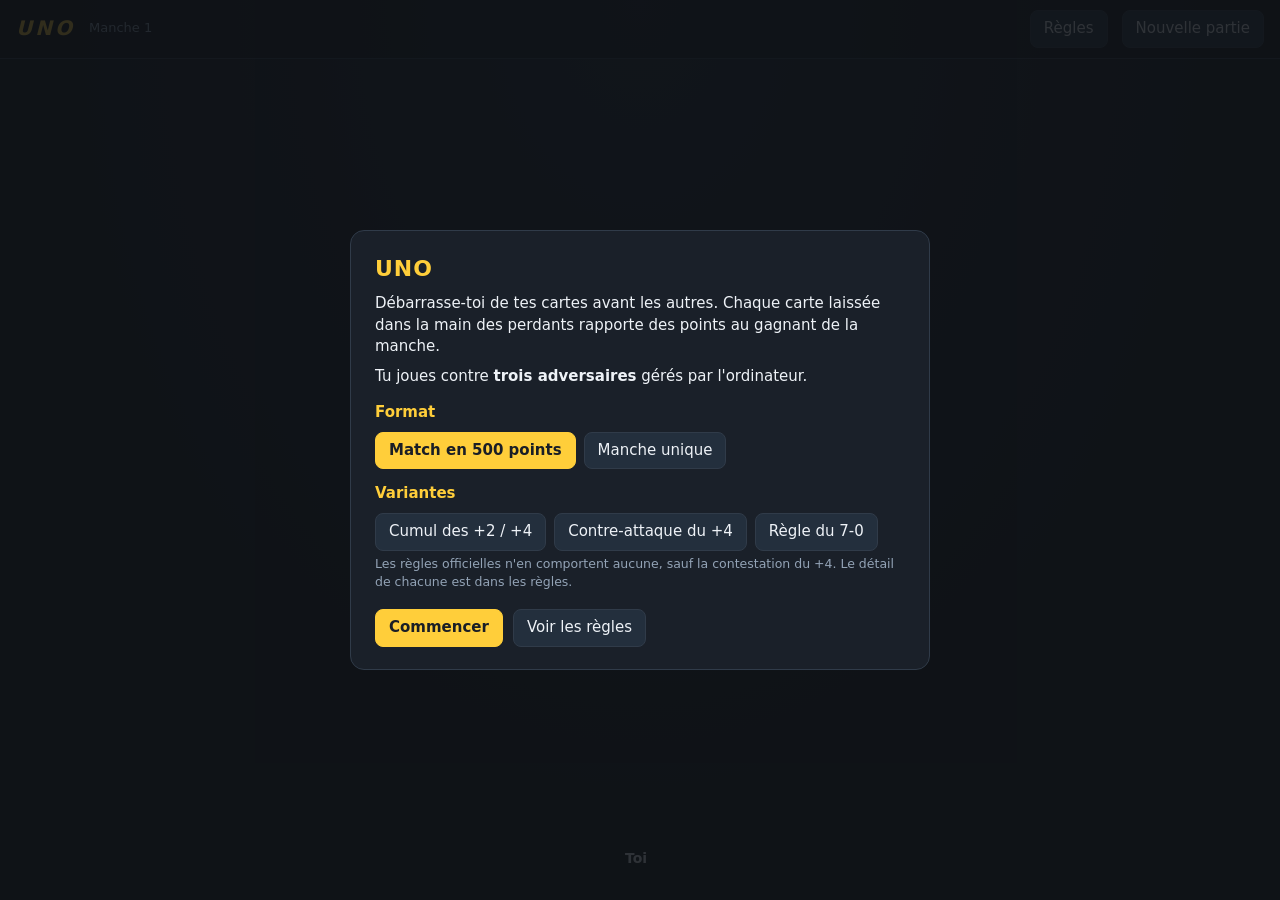
<file: uno.html>
<!DOCTYPE html>
<html lang="fr">
<head>
<meta charset="utf-8">
<meta name="viewport" content="width=device-width, initial-scale=1, viewport-fit=cover">
<title>Uno</title>
<link rel="stylesheet" href="cartes.css?v=a75e348d">
<style>
  /* Gabarit, en-tête, boutons, vignettes, statut, journal, feuilles : cartes.css.
     Ici : la teinte, les cartes d'Uno, la table et la main. */
  :root {
    --bg: #101318;
    --panel: #1a2029;
    --line: #303b49;
    --text: #eef2f7;
    --dim: #93a3b6;
    --bg-top: #1d2530;
    --btn: #232f3d;
    --btn-hover: #2e3d50;
    /* Les quatre couleurs du jeu, utilisées partout : cartes, pastilles, halo. */
    --uno-R: #d8322f;
    --uno-J: #e5ae14;
    --uno-V: #35a04c;
    --uno-B: #2072c8;
    /* Ratio hauteur/largeur d'une carte : 1.5. Les piles se dimensionnent sur
       la hauteur réelle de la table (voir #table). */
    --hand-card: clamp(46px, min(10.5vh, 15vw), 82px);
    --pile-card: clamp(50px, min(11.5vh, 17vw), 88px);   /* navigateurs sans cqh */
    --mini-card: clamp(17px, min(3.4vh, 4.6vw), 27px);
  }
  header h1 { font-style: italic; }
  button.danger { background: #7d2b26; border-color: #a3423b; }
  button.danger:hover:not(:disabled) { background: #99352f; }

  /* -------------------------------------------------------------- Cartes */
  /* Une carte est un bouton : fond de la couleur, liseré blanc, ovale incliné
     et grand symbole au centre, plus deux rappels dans les coins opposés. */
  .card {
    position: relative;
    flex: 0 0 auto;
    width: var(--cw);
    height: calc(var(--cw) * 1.5);
    border: 0; padding: 0;
    border-radius: calc(var(--cw) * .13);
    background: var(--c, #232323);
    box-shadow: 0 2px 6px rgba(0,0,0,.5);
    overflow: hidden;
    cursor: default;
    font: inherit;
    transition: transform .15s, box-shadow .15s;
  }
  .card:disabled { opacity: 1; }        /* neutralise le grisage global des boutons */
  .card::after {                        /* liseré blanc, au-dessus de l'ovale */
    content: ""; position: absolute; inset: 0;
    border: calc(var(--cw) * .075) solid #fff;
    border-radius: inherit;
    pointer-events: none;
  }
  .card .oval {
    position: absolute; inset: 13% 8%;
    background: #fff; border-radius: 50%;
    transform: rotate(-22deg);
  }
  .card .pip {
    position: absolute; inset: 0;
    display: flex; align-items: center; justify-content: center;
    font-size: calc(var(--cw) * .6);
    font-weight: 900; line-height: 1;
    color: var(--c, #232323);
    text-shadow: 0 calc(var(--cw) * .02) 0 rgba(0,0,0,.22);
  }
  .card .corner {
    position: absolute; z-index: 2;
    font-size: calc(var(--cw) * .25); font-weight: 800; line-height: 1;
    color: #fff; text-shadow: 0 1px 2px rgba(0,0,0,.5);
  }
  .card .corner.tl { top: 8%; left: 10%; }
  .card .corner.br { bottom: 8%; right: 10%; transform: rotate(180deg); }
  /* Symboles et « +2 » : plus étroits que les chiffres, on les agrandit moins. */
  .card.k-draw2 .pip, .card.k-wild4 .pip { font-size: calc(var(--cw) * .4); }
  .card.k-skip .pip, .card.k-rev .pip { font-size: calc(var(--cw) * .52); }

  .c-R { --c: var(--uno-R); }
  .c-J { --c: var(--uno-J); }
  .c-V { --c: var(--uno-V); }
  .c-B { --c: var(--uno-B); }

  /* Jokers : fond noir et ovale en quatre quartiers. */
  .card.joker { --c: #1c1c1c; }
  .card.joker .oval {
    background: conic-gradient(from 45deg,
      var(--uno-R) 0 25%, var(--uno-J) 0 50%, var(--uno-V) 0 75%, var(--uno-B) 0);
  }
  .card.joker .pip { color: #fff; text-shadow: 0 1px 3px rgba(0,0,0,.85); }

  /* Dos de carte. */
  .card.back { --c: #1c1c1c; }
  .card.back .oval { background: var(--uno-R); }
  .card.back .pip {
    color: #f3d43c; font-style: italic; font-weight: 900;
    font-size: calc(var(--cw) * .32); letter-spacing: .5px;
    transform: rotate(-22deg);
  }

  /* ------------------------------------------------------------ Adversaires */
  .player.pickable { cursor: pointer; box-shadow: 0 0 0 3px var(--accent); }
  /* Le joueur à qui arrive ce que le jeu annonce : tour sauté, cartes piochées, verdict. */
  .player.hit { border-color: #e0473f; box-shadow: 0 0 0 2px #e0473f inset; }
  #me.hit .name > :first-child { color: #ff6b5e; }
  .player .name .uno {
    font-size: 11px; font-weight: 900; font-style: italic; letter-spacing: 1px;
    color: var(--ink); background: var(--accent);
    border-radius: 5px; padding: 1px 5px;
  }
  /* À cette taille le « UNO » n'est plus qu'une bavure : l'ovale rouge suffit
     à faire lire un dos de carte. */
  .fan .card .pip { display: none; }

  /* ----------------------------------------------------------------- Table */
  /* 24px = libellé + écart sous la carte. */
  #table { --cw: var(--pile-card); }
  @supports (width: 1cqh) {
    #table { --pile-card: clamp(40px, min((100cqh - 24px) / 1.5, 32cqw), 120px); }
  }
  .pile.clickable .card { cursor: pointer; box-shadow: 0 0 0 3px var(--accent), 0 4px 12px rgba(0,0,0,.5); }
  .pile.clickable .card:hover { transform: translateY(-4px); }
  /* Halo de la couleur active, derrière la défausse : l'information la plus
     importante du jeu doit se lire d'un coup d'œil. */
  #discardPile .card { box-shadow: 0 0 22px 6px var(--glow, transparent), 0 2px 8px rgba(0,0,0,.5); }
  #discardSlot { display: flex; }
  .slot-empty {
    width: var(--cw); height: calc(var(--cw) * 1.5);
    border: 2px dashed var(--line); border-radius: calc(var(--cw) * .13);
  }

  #center { display: flex; flex-direction: column; align-items: center; gap: 4px; min-width: 62px; }
  #dir { font-size: 30px; line-height: 1; color: var(--dim); }
  #colorName {
    font-size: 12px; font-weight: 700; letter-spacing: .5px;
    padding: 2px 8px; border-radius: 999px;
    background: var(--glow, #333); color: #fff; text-shadow: 0 1px 2px rgba(0,0,0,.45);
  }

  /* ------------------------------------------------------------------ Main */
  #me { max-width: 900px; }
  #hand {
    display: flex; gap: 6px;
    --cw: var(--hand-card);
    padding: 12px 10px 8px;
    overflow-x: auto; overflow-y: hidden;
    justify-content: safe center;
    scrollbar-width: thin;
    scrollbar-color: var(--line) transparent;
  }
  #hand::-webkit-scrollbar { height: 5px; }
  #hand::-webkit-scrollbar-thumb { background: var(--line); border-radius: 3px; }
  /* La carte jouable est soulevée : sur mobile il n'y a pas de survol, c'est
     le seul indice d'affordance. */
  #hand .card.playable {
    cursor: pointer;
    transform: translateY(-7px);
    box-shadow: 0 0 0 3px var(--accent), 0 8px 16px rgba(0,0,0,.55);
  }
  #hand .card.playable:hover { transform: translateY(-13px); }
  /* Assez éteinte pour qu'on ne la vise pas, assez lisible pour qu'on sache ce
     qu'on garde en main. */
  #hand .card.dead { opacity: .55; filter: saturate(.7); }
  #hand .card.drawn::after { border-color: var(--accent); }
  #hand .card.pop { animation: pop .26s ease-out; }

  /* Choix de couleur : quatre grandes cibles tactiles. */
  #colorGrid { display: grid; grid-template-columns: 1fr 1fr; gap: 12px; margin-top: 14px; }
  #colorGrid button {
    height: 74px; border: 3px solid rgba(255,255,255,.75); border-radius: 12px;
    font-size: 16px; font-weight: 800; color: #fff;
    text-shadow: 0 1px 3px rgba(0,0,0,.5);
  }
  #colorGrid button:hover:not(:disabled) { filter: brightness(1.15); background: var(--c); }

  /* ------------------------------------------------- Téléphone (portrait)
     La main passe à la ligne au lieu de défiler : toutes les cartes restent
     visibles et pleine taille. */
  @media (max-width: 560px) {
    #opponents .player { --mini-card: clamp(13px, 4.4vw, 20px); }
    #opponents .player .name .uno { font-size: 9.5px; padding: 1px 4px; }

    @supports (width: 1cqh) {
      #table { --pile-card: clamp(40px, min((100cqh - 24px) / 1.5, 32cqw), 120px); }
    }
    #center { min-width: 52px; }
    #dir { font-size: 26px; }
    #colorName { font-size: 11.5px; padding: 2px 8px; }

    /* --k cartes par rangée, davantage à mesure que la main grossit pour
       qu'elle ne mange pas la table. */
    #hand {
      --k: 4;
      /* 100vw : la main occupe toute la largeur, main n'ayant pas de marge ici. */
      --hand-card: min((100vw - 20px - (var(--k) - 1) * 6px) / var(--k), 96px);
      flex-wrap: wrap;
      justify-content: center;
      /* 12px entre rangées : la carte jouable se soulève de 7px et porte un
         anneau de 3px, qui ne doit pas mordre sur la rangée du dessus. */
      gap: 12px 6px;
      padding: 11px 10px 2px;
      overflow: visible;
    }
    #hand:has(> .card:nth-child(5):last-child) { --k: 5; }   /* 5 cartes : une rangée plutôt que 4 + 1 */
    #hand:has(> .card:nth-child(9))  { --k: 5; }
    #hand:has(> .card:nth-child(16)) { --k: 6; }
    #hand:has(> .card:nth-child(25)) { --k: 7; }
    /* Le soulèvement au survol n'a aucun sens au doigt et fait sautiller la
       carte après le tap sur iOS. */
    #hand .card.playable:hover { transform: translateY(-7px); }

    #colorGrid button { height: 62px; }
  }
</style>
</head>
<body>

<header>
  <h1>UNO</h1>
  <span class="meta" id="roundInfo">Manche 1</span>
  <span class="spacer"></span>
  <button id="btnRules">Règles</button>
  <button id="btnNew">Nouvelle partie</button>
</header>

<main>
  <div id="opponents"></div>
  <div id="table">
    <div class="pile" id="drawPile">
      <div id="drawSlot"></div>
      <div class="label">Pioche (<span id="drawCount">0</span>)</div>
    </div>
    <div id="center">
      <div id="dir">⟳</div>
      <div id="colorName">—</div>
    </div>
    <div class="pile" id="discardPile">
      <div id="discardSlot"></div>
      <div class="label">Défausse</div>
    </div>
  </div>
  <div id="status"></div>
  <div id="log"></div>
  <div id="actions"></div>
  <div id="me">
    <div class="name"><span>Toi</span><span class="tag" id="myTag"></span></div>
    <div id="hand"></div>
  </div>
</main>

<!-- Écran de démarrage -->
<div class="overlay" id="startOverlay">
  <div class="sheet">
    <h2>UNO</h2>
    <p>Débarrasse-toi de tes cartes avant les autres. Chaque carte laissée dans la main
       des perdants rapporte des points au gagnant de la manche.</p>
    <p>Tu joues contre <b>trois adversaires</b> gérés par l'ordinateur.</p>
    <h3>Format</h3>
    <div class="choice" id="formatChoice"></div>
    <h3>Variantes</h3>
    <div class="choice" id="variantChoice"></div>
    <p class="hint">Les règles officielles n'en comportent aucune, sauf la contestation du +4.
       Le détail de chacune est dans les règles.</p>
    <div class="actions">
      <button class="primary" id="btnStart">Commencer</button>
      <button id="btnRules2">Voir les règles</button>
    </div>
  </div>
</div>

<!-- Règles -->
<div class="overlay" id="rulesOverlay" hidden>
  <div class="sheet">
    <h2>Règles</h2>
    <p>Chaque joueur reçoit <b>7 cartes</b>. À ton tour, pose une carte de la
       <b>même couleur</b>, du <b>même chiffre</b> ou du <b>même symbole</b> que celle du dessus
       de la défausse. Un joker se pose sur n'importe quoi.</p>
    <p>Si tu ne peux pas (ou ne veux pas) jouer, <b>pioche une carte</b> : tu peux la jouer
       aussitôt si elle convient, sinon tu passes.</p>
    <h3>Cartes spéciales</h3>
    <ul>
      <li><b>⊘ Passe</b> — le joueur suivant saute son tour.</li>
      <li><b>⇄ Sens interdit</b> — le sens du jeu s'inverse.</li>
      <li><b>+2</b> — le suivant pioche 2 cartes et passe son tour.</li>
      <li><b>Joker</b> — tu choisis la couleur qui continue.</li>
      <li><b>Joker +4</b> — tu choisis la couleur, et le suivant pioche 4 cartes et passe son tour.</li>
    </ul>
    <h3>Fin de manche</h3>
    <p>Le premier à vider sa main remporte la manche et marque la valeur des cartes restant
       chez les autres : <b>chiffres</b> à leur valeur, <b>cartes symboles</b> 20 points,
       <b>jokers</b> 50 points. Si la dernière carte posée est un +2 ou un +4, le joueur
       suivant pioche quand même : ces cartes comptent dans son total.</p>
    <p>L'annonce du « Uno ! » quand il ne reste qu'une carte est <b>automatique</b> ici :
       aucune pénalité d'oubli.</p>
    <h3 id="rulesVarTitle">Variantes</h3>
    <ul>
      <li><b>Cumul des +2 / +4</b> — au lieu de piocher, le joueur visé peut relancer :
          un <b>+2</b> se contre par un +2 (n'importe quelle couleur) ou par un +4 ;
          un <b>+4</b> ne se contre que par un +4. Les pénalités s'additionnent jusqu'à ce
          que quelqu'un pioche le total.</li>
      <li><b>Contre-attaque du +4</b> — le +4 ne devrait être joué que si l'on n'a
          <i>aucune</i> carte de la couleur en cours. Bluffer reste possible : la victime
          peut contester. Bluff démasqué, le tricheur pioche 4 cartes et la victime joue
          normalement ; contestation ratée, elle pioche 6 cartes. La contestation n'est
          possible que sur un +4 isolé, pas sur un cumul.</li>
      <li><b>Règle du 7-0</b> — poser un <b>7</b> permet d'échanger sa main avec un joueur
          de son choix ; poser un <b>0</b> fait tourner toutes les mains dans le sens du jeu.
          Sans effet si la carte posée était la dernière : la manche est gagnée.</li>
    </ul>
    <h3>Le paquet</h3>
    <p>108 cartes : par couleur, un 0, deux exemplaires de chaque chiffre de 1 à 9,
       deux Passe, deux Sens interdit et deux +2 — plus 4 jokers et 4 jokers +4.</p>
    <div class="actions"><button class="primary" id="btnCloseRules">Fermer</button></div>
  </div>
</div>

<!-- Choix de couleur après un joker -->
<div class="overlay" id="colorOverlay" hidden>
  <div class="sheet" style="max-width:380px">
    <h2>Couleur</h2>
    <p>Quelle couleur continue la partie ?</p>
    <div id="colorGrid"></div>
  </div>
</div>

<!-- Fin de manche / de partie -->
<div class="overlay" id="scoreOverlay" hidden>
  <div class="sheet">
    <h2 id="scoreTitle">Fin de la manche</h2>
    <div id="scoreBody"></div>
    <div class="actions">
      <button class="primary" id="btnNext">Manche suivante</button>
    </div>
  </div>
</div>

<script>
"use strict";

/* =========================================================================
   UNO — d'après le jeu de Merle Robbins (1971), édité par Mattel.
   Un humain contre 3 adversaires gérés par l'ordinateur.

   Variantes et format se choisissent sur l'écran de démarrage ; VAR fige les
   règles retenues pour la partie en cours.
   ========================================================================= */

const COLORS = ["R", "J", "V", "B"];
const COLOR_NAME = { R: "rouge", J: "jaune", V: "vert", B: "bleu" };
const AI_NAMES = ["Nora", "Elias", "Yuki"];
const HAND_SIZE = 7;
const TARGET = 500;              // fin de partie dès qu'un joueur atteint ce total
const THINK_MS = 620;            // temps de « réflexion » d'un adversaire
const PLAY_MS = 480;             // pause après la pose d'une carte
const DRAW_MS = 800;             // temps de lecture d'une carte piochée injouable
const EVENT_MS = 1400;           // un tour sauté, des cartes piochées, un verdict, des mains échangées : annoncé avant la suite
const END_MS = 2000;             // la dernière carte et la manche gagnée, avant la feuille

/* Règles retenues pour la partie en cours (voir l'écran de démarrage). */
const VAR = { stack: false, challenge: false, sevenZero: false, match: true };

const sleep = (ms) => new Promise((r) => setTimeout(r, ms));

/* ------------------------------------------------------------------ Paquet */
let uidSeq = 0;
const mkCard = (color, kind, n) => ({ uid: ++uidSeq, color, kind, n });

function buildDeck() {
  const d = [];
  for (const c of COLORS) {
    d.push(mkCard(c, "num", 0));                       // un seul 0 par couleur
    for (let n = 1; n <= 9; n++) { d.push(mkCard(c, "num", n)); d.push(mkCard(c, "num", n)); }
    for (const k of ["skip", "rev", "draw2"]) { d.push(mkCard(c, k, null)); d.push(mkCard(c, k, null)); }
  }
  for (let i = 0; i < 4; i++) { d.push(mkCard(null, "wild", null)); d.push(mkCard(null, "wild4", null)); }
  return d;                                            // 4 × 25 + 8 = 108
}

function shuffle(a) {
  for (let i = a.length - 1; i > 0; i--) {
    const j = Math.floor(Math.random() * (i + 1));
    [a[i], a[j]] = [a[j], a[i]];
  }
  return a;
}

const isJoker = (c) => c.kind === "wild" || c.kind === "wild4";
const cardValue = (c) => (c.kind === "num" ? c.n : isJoker(c) ? 50 : 20);
const handValue = (p) => p.hand.reduce((n, c) => n + cardValue(c), 0);

function cardName(c) {
  if (!c) return "—";
  const col = c.color ? " " + COLOR_NAME[c.color] : "";
  if (c.kind === "num") return c.n + col;
  if (c.kind === "skip") return "Passe" + col;
  if (c.kind === "rev") return "Sens interdit" + col;
  if (c.kind === "draw2") return "+2" + col;
  return c.kind === "wild4" ? "Joker +4" : "Joker";
}

/* ------------------------------------------------------------------- État */
const S = {
  players: [],        // { name, ai, policy, hand: [], score, rounds: [], pub }
  draw: [],
  discard: [],
  color: null,        // couleur active — différente du sommet après un joker
  current: 0,
  dir: 1,             // 1 = sens horaire, -1 = inversé
  pending: 0,         // cartes à piocher accumulées par les +2 / +4
  pendingKind: null,  // "draw2" | "wild4" — ce qui peut surenchérir
  wild4: null,        // { by, colorBefore, bluff } tant que le +4 est contestable
  phase: "idle",      // idle | play | drawn | color | stack | challenge | swap | ai | over
  drawn: null,        // carte tout juste piochée par l'humain
  chosen: null,       // joker posé, en attente du choix de couleur
  swapSkip: 0,        // saut en attente pendant le choix d'échange (règle du 7)
  event: null,        // ce que le jeu annonce avant de continuer (phase "event") : { text, seat }
  epoch: 0,           // change à chaque manche : une annonce en vol d'une manche passée s'arrête
  round: 1,
  roundTurns: 0,
  deadPasses: 0,      // tours passés sans pouvoir jouer ni piocher (manche bloquée)
  winner: null,
  logs: [],
  busy: false,
};

const el = (id) => document.getElementById(id);
/* Surtout pas `top` : le navigateur a déjà un window.top non redéfinissable, et
   un `const top` de premier niveau fait échouer tout le script au parsing. */
const topCard = () => S.discard[S.discard.length - 1];
const nplayers = () => S.players.length;

/* Index du joueur situé k places plus loin dans le sens du jeu. */
const at = (k) => {
  const L = nplayers();
  return (((S.current + S.dir * k) % L) + L) % L;
};

function log(msg) {
  S.logs.push(msg);
  if (S.logs.length > 3) S.logs.shift();
}

/* Le journal tutoie l'humain et parle des adversaires à la troisième personne :
   « Tu pioches 2 cartes » face à « Nora pioche 2 cartes ». Les deux formes sont
   données au même endroit, ce qui évite de dupliquer les messages partagés. */
const says = (p, second, third) => (p.ai ? `${p.name} ${third}` : `Tu ${second}`);
const nameOf = (i) => (S.players[i].ai ? S.players[i].name : "toi");

/* --------------------------------------------------------------- Légalité */
/* Une carte est jouable si elle reprend la couleur active, le chiffre ou le
   symbole du sommet — ou si c'est un joker. Quand une pénalité est en attente
   (variante « cumul »), seule la surenchère est permise. */
function canPlay(c) {
  if (S.pending > 0) {
    if (!VAR.stack) return false;
    if (S.pendingKind === "wild4") return c.kind === "wild4";
    return c.kind === "draw2" || c.kind === "wild4";
  }
  if (isJoker(c)) {
    // Règle officielle du +4 : réservé à qui n'a pas la couleur en cours. Le
    // bluff n'est autorisé que si la contestation existe pour le sanctionner.
    return true;
  }
  if (c.color === S.color) return true;
  const t = topCard();
  if (c.kind === "num") return t.kind === "num" && t.n === c.n;
  return c.kind === t.kind;
}

const legalMoves = (p) => p.hand.filter(canPlay);

/* ------------------------------------------------------------ Mise en place */
function newGame(nPlayers) {
  S.players = [{ name: "Toi", ai: false, hand: [], score: 0, rounds: [] }];
  for (let i = 0; i < nPlayers - 1; i++) {
    S.players.push({ name: AI_NAMES[i], ai: true, policy: "sharp", hand: [], score: 0, rounds: [] });
  }
  S.round = 1;
  buildBoard();
  startRound(0);
}

/* `starter` : qui reçoit le premier tour (le gagnant de la manche précédente). */
function startRound(starter) {
  S.epoch++;
  S.event = null;
  S.draw = shuffle(buildDeck());
  S.discard = [];
  S.dir = 1;
  S.pending = 0;
  S.pendingKind = null;
  S.wild4 = null;
  S.drawn = null;
  S.chosen = null;
  S.roundTurns = 0;
  S.deadPasses = 0;
  S.winner = null;
  S.logs = [];
  // Sans cette remise à zéro, beginTurn() sortirait aussitôt sur le garde-fou
  // `phase === "over"` hérité de la manche précédente : plus aucun tour ne
  // démarrerait.
  S.phase = "idle";
  S.busy = false;

  for (const p of S.players) {
    p.hand = S.draw.splice(0, HAND_SIZE);
    p.roundGain = 0;
    p.handLeft = 0;
    // Information publique déduite du jeu de chacun : dernière couleur posée et
    // couleurs sur lesquelles le joueur a dû piocher. Les IA n'ont que ça.
    p.pub = { lastColor: null, misses: new Set() };
  }

  // Première carte retournée. Un joker +4 retourne dans le paquet (règle
  // officielle) ; les autres cartes spéciales agissent sur le premier joueur.
  let first;
  do {
    first = S.draw.pop();
    if (first.kind === "wild4") { S.draw.splice(Math.floor(Math.random() * S.draw.length), 0, first); }
  } while (first.kind === "wild4");
  S.discard.push(first);
  S.color = first.color;
  S.current = starter;

  if (first.kind === "rev") {
    if (nplayers() === 2) {
      // À deux, inverser revient à sauter : c'est l'autre joueur qui ouvre.
      S.current = (starter + 1) % 2;
      log(`Première carte : ${cardName(first)}. `
          + says(S.players[starter], "passes ton tour.", "passe son tour."));
    } else {
      // Le sens s'inverse avant le premier tour : le voisin d'avant ouvre.
      S.dir = -1;
      S.current = (((starter - 1) % nplayers()) + nplayers()) % nplayers();
      log(`Première carte : ${cardName(first)}. Le sens du jeu est inversé.`);
    }
  } else if (first.kind === "skip") {
    log(`Première carte : ${cardName(first)}. `
        + says(S.players[starter], "passes ton tour.", "passe son tour."));
    S.current = (starter + 1) % nplayers();
  } else if (first.kind === "draw2") {
    S.pending = 2;
    S.pendingKind = "draw2";
    log(`Première carte : ${cardName(first)}.`);
  } else if (first.kind === "wild") {
    // Le joker retourné : c'est le premier joueur qui annonce la couleur.
    log(`Première carte : un joker.`);
    S.color = null;
    if (S.players[starter].ai) {
      S.color = policyOf(S.players[starter]).color(S.players[starter]);
      log(`${S.players[starter].name} choisit le ${COLOR_NAME[S.color]}.`);
    } else {
      // S.chosen reste nul : ce joker n'a été posé par personne, l'humain
      // annonce la couleur puis joue son tour normalement.
      S.phase = "color";
      render();
      el("colorOverlay").hidden = false;
      return;
    }
  } else {
    log(`Première carte : ${cardName(first)}.`);
  }

  beginTurn();
}

/* --------------------------------------------------------------- Tours */
function beginTurn() {
  if (S.phase === "over") return;
  const p = S.players[S.current];

  // Pénalité en attente : contester, surenchérir, ou piocher le tout.
  if (S.pending > 0) {
    if (p.ai) { S.phase = "ai"; render(); aiPenalty(); return; }
    if (canChallenge()) { S.phase = "challenge"; render(); return; }
    if (VAR.stack && legalMoves(p).length > 0) { S.phase = "stack"; render(); return; }
    takePending();
    return;
  }

  if (p.ai) { S.phase = "ai"; render(); aiTurn(); return; }
  S.phase = "play";
  render();
}

/* La contestation ne vaut que sur un +4 isolé : sur un cumul, plus personne ne
   saurait qui a bluffé ni pour combien de cartes. */
const canChallenge = () =>
  VAR.challenge && S.wild4 !== null && S.pendingKind === "wild4" && S.pending === 4;

function endTurn(extraSkip = 0) {
  S.roundTurns++;
  S.current = at(1 + extraSkip);
  beginTurn();
}

/* Ce qui arrive à un joueur sans qu'il pose de carte — un tour sauté, des
   cartes piochées, un verdict, des mains échangées — s'annonce : dans le
   statut, le joueur concerné entouré, EVENT_MS, puis `then` continue. */
async function announce(text, seat, then) {
  const epoch = S.epoch;
  S.event = { text, seat };
  S.phase = "event";
  S.busy = true;
  render();
  await sleep(EVENT_MS);
  if (epoch !== S.epoch) return;
  S.event = null;
  S.busy = false;
  then();
}

/* Le sujet d'une annonce : « <b>Nora</b> pioche », « Tu pioches ». */
const who = (p, second, third) => (p.ai ? `<b>${p.name}</b> ${third}` : `Tu ${second}`);

function takePending() {
  const p = S.players[S.current];
  const n = S.pending;
  const got = drawTo(p, n);
  const cards = `${got.length} carte${got.length > 1 ? "s" : ""}`;
  log(says(p, `pioches ${cards} et passes ton tour.`, `pioche ${cards} et passe son tour.`));
  S.pending = 0;
  S.pendingKind = null;
  S.wild4 = null;
  announce(`${who(p, "pioches", "pioche")} <b>${cards}</b> et ${p.ai ? "passe son" : "passes ton"} tour.`, S.current, () => endTurn());
}

/* ------------------------------------------------------------- Pioche */
function drawOne(p) {
  if (S.draw.length === 0) {
    if (S.discard.length <= 1) return null;    // plus rien à remélanger
    const t = S.discard.pop();
    S.draw = shuffle(S.discard.splice(0, S.discard.length));
    S.discard.push(t);
    log("La pioche est épuisée : la défausse est remélangée.");
  }
  const c = S.draw.pop();
  p.hand.push(c);
  return c;
}

function drawTo(p, n) {
  const got = [];
  for (let i = 0; i < n; i++) {
    const c = drawOne(p);
    if (!c) break;
    got.push(c);
  }
  return got;
}

/* -------------------------------------------------------- Pose d'une carte */
/* Retire la carte de la main et la pose sur la défausse. La couleur active et
   l'effet sont traités ensuite par resolvePlay(), une fois le joker coloré. */
function placeCard(p, card) {
  p.hand.splice(p.hand.indexOf(card), 1);
  S.discard.push(card);
  S.deadPasses = 0;
  if (card.kind === "wild4") {
    // Mémorisé avant que la couleur ne change : la contestation porte sur la
    // couleur qui était en cours. `bluff` est une information privée — aucune
    // politique d'IA ne doit le lire, seul doChallenge() y touche.
    S.wild4 = { by: S.current, colorBefore: S.color, bluff: p.hand.some((c) => c.color === S.color) };
  }
  if (card.color) { S.color = card.color; p.pub.lastColor = card.color; p.pub.misses.delete(card.color); }
  if (p.hand.length === 1) log(says(p, "annonces", "annonce") + " « Uno ! »");
}

/* Applique l'effet de la carte posée puis passe la main. `color` n'est fourni
   que pour un joker. */
function resolvePlay(pi, card, color) {
  const p = S.players[pi];
  if (color) S.color = color;

  let skip = 0;
  if (card.kind === "skip") skip = 1;
  else if (card.kind === "rev") { if (nplayers() === 2) skip = 1; else S.dir *= -1; }
  else if (card.kind === "draw2") { S.pending += 2; S.pendingKind = "draw2"; }
  else if (card.kind === "wild4") { S.pending += 4; S.pendingKind = "wild4"; }

  // Règle du 7-0 : sans effet si la carte posée était la dernière, la manche
  // étant déjà gagnée.
  if (VAR.sevenZero && card.kind === "num" && p.hand.length > 0) {
    if (card.n === 0) {
      rotateHands();
      log(`Le 0 fait tourner toutes les mains.`);
      announce("Le 0 fait tourner <b>toutes les mains</b> dans le sens du jeu.", pi, () => concludePlay(pi, skip));
      return;
    } else if (card.n === 7) {
      const others = S.players.map((_, i) => i).filter((i) => i !== pi);
      if (others.length === 1) { swapAndGo(pi, others[0], skip); return; }
      if (p.ai) { swapAndGo(pi, policyOf(p).swapTarget(pi), skip); return; }
      S.swapSkip = skip; S.phase = "swap"; render(); return;
    }
  }
  concludePlay(pi, skip, card);
}

/* La main passe — ou, sur un Passe (un Sens interdit à deux), le tour sauté
   s'annonce d'abord. */
function concludePlay(pi, skip, card) {
  if (S.players[pi].hand.length === 0) { endRound(pi); return; }
  if (!skip) { endTurn(); return; }
  const next = at(1), q = S.players[next];
  log(says(q, "passes ton tour.", "passe son tour."));
  const why = card && card.kind === "rev" ? "Sens interdit à deux joueurs" : "Passe";
  announce(`${why} : ${who(q, "passes ton", "passe son")} tour.`, next, () => endTurn(skip));
}

function swapHands(a, b) {
  const t = S.players[a].hand;
  S.players[a].hand = S.players[b].hand;
  S.players[b].hand = t;
  log(says(S.players[a], `échanges ta main avec ${nameOf(b)}.`, `échange sa main avec ${nameOf(b)}.`));
}

/* Le 7 : l'échange de mains s'annonce, puis la main passe. */
function swapAndGo(a, b, skip) {
  swapHands(a, b);
  const pa = S.players[a], pb = S.players[b];
  const text = pa.ai ? `<b>${pa.name}</b> échange sa main avec ${pb.ai ? `<b>${pb.name}</b>` : "<b>toi</b>"}.`
                     : `Tu échanges ta main avec <b>${pb.name}</b>.`;
  announce(text, b, () => concludePlay(a, skip));
}

function rotateHands() {
  const hands = S.players.map((p) => p.hand);
  const L = nplayers();
  for (let i = 0; i < L; i++) S.players[(((i + S.dir) % L) + L) % L].hand = hands[i];
}

/* ---------------------------------------------------------- Contestation */
/* En deux temps, annoncés chacun : la contestation, puis le verdict. */
function doChallenge(by) {
  const w = S.wild4;
  const guilty = S.players[w.by], judge = S.players[by];
  const n = S.pending;
  const col = COLOR_NAME[w.colorBefore];
  S.pending = 0;
  S.pendingKind = null;
  S.wild4 = null;

  const of = guilty.ai ? `le +4 ${/^[AEIOUÉÈ]/.test(guilty.name) ? "d'" : "de "}<b>${guilty.name}</b>` : "ton +4";
  announce(`${who(judge, "contestes", "conteste")} ${of} : du ${col} dans ${guilty.ai ? "sa" : "ta"} main ?`, w.by, () => {
    if (w.bluff) {
      drawTo(guilty, n);
      log("Bluff démasqué : " + (guilty.ai
        ? `${guilty.name} avait du ${col} et pioche ${n} cartes.`
        : `tu avais du ${col} et tu pioches ${n} cartes.`));
      // Puis le contestataire joue son tour normalement.
      announce(`Bluff démasqué : ${guilty.ai ? `<b>${guilty.name}</b> avait du ${col} et pioche` : `tu avais du ${col} et tu pioches`} <b>${n} cartes</b>.`,
               w.by, () => beginTurn());
    } else {
      drawTo(judge, n + 2);
      log("Contestation ratée : " + says(judge, `pioches ${n + 2} cartes.`, `pioche ${n + 2} cartes.`));
      announce(`Contestation ratée, pas de ${col} : ${who(judge, "pioches", "pioche")} <b>${n + 2} cartes</b> et ${judge.ai ? "passe son" : "passes ton"} tour.`,
               by, () => endTurn());
    }
  });
}

/* --------------------------------------------------------- Fin de manche */
/* La manche est comptée tout de suite ; la feuille attend END_MS, le temps de
   voir la dernière carte (une nouvelle manche lancée entre-temps l'annule). */
async function endRound(wi) {
  // Un +2 ou un +4 posé en dernière carte est quand même subi, et ces cartes
  // comptent dans le total du joueur visé.
  if (S.pending > 0) {
    const victim = S.players[at(1)];
    const got = drawTo(victim, S.pending);
    const cards = `quand même ${got.length} carte${got.length > 1 ? "s" : ""}.`;
    log(says(victim, `pioches ${cards}`, `pioche ${cards}`));
    S.pending = 0;
    S.pendingKind = null;
    S.wild4 = null;
  }

  S.phase = "over";
  S.winner = wi;
  let gain = 0;
  S.players.forEach((p, i) => {
    p.handLeft = i === wi ? 0 : handValue(p);
    gain += p.handLeft;
  });
  S.players.forEach((p, i) => {
    p.roundGain = i === wi ? gain : 0;
    p.rounds.push(p.roundGain);
    p.score += p.roundGain;
  });
  log(says(S.players[wi], `remportes la manche (+${gain}).`, `remporte la manche (+${gain}).`));

  const over = !VAR.match || S.players.some((p) => p.score >= TARGET);
  render();
  const epoch = S.epoch;
  await sleep(END_MS);
  if (epoch === S.epoch && S.phase === "over") showScores(over);
}

/* Manche bloquée : plus personne ne peut jouer ni piocher. Introuvable en
   pratique, mais le moteur ne doit pas boucler pour autant — le joueur dont la
   main vaut le moins l'emporte. */
function endBlockedRound() {
  let wi = 0;
  S.players.forEach((p, i) => { if (handValue(p) < handValue(S.players[wi])) wi = i; });
  log("Plus aucun coup possible : la manche s'arrête.");
  endRound(wi);
}

function showScores(over) {
  const best = Math.max(...S.players.map((p) => p.score));
  let html = "<table><thead><tr><th>Joueur</th><th>Main</th><th>Manche</th><th>Total</th></tr></thead><tbody>";
  S.players.forEach((p, i) => {
    const win = over && p.score === best ? ' class="win"' : "";
    const mark = i === S.winner ? " 🏆" : "";
    html += `<tr${win}><td>${p.name}${mark}</td><td>${p.handLeft}</td><td>+${p.roundGain}</td><td>${p.score}</td></tr>`;
  });
  html += "</tbody></table>";

  el("scoreTitle").textContent = over
    ? "Fin de la partie"
    : `Fin de la manche ${S.round}`;
  if (over) {
    const winners = S.players.filter((p) => p.score === best).map((p) => p.name);
    html += `<p style="margin-top:14px">🏆 <b>${winners.join(" et ")}</b>
             ${winners.length > 1 ? "l'emportent" : "l'emporte"} avec ${best} points.</p>`;
  }
  el("scoreBody").innerHTML = html;
  el("btnNext").textContent = over ? "Rejouer" : "Manche suivante";
  el("btnNext").dataset.over = over ? "1" : "";
  el("scoreOverlay").hidden = false;
}

/* ============================================================== ADVERSAIRES */

/* Deux politiques interchangeables. Chacune expose :
     pick(p, legal)      -> carte à poser parmi les coups légaux
     color(p)            -> couleur annoncée après un joker
     playDrawn(p, card)  -> jouer la carte qu'on vient de piocher ?
     challenge(p)        -> contester le +4 reçu ?
     swapTarget(pi)      -> avec qui échanger sa main (règle du 7)

   Aucune ne consulte la main d'un autre joueur ni l'ordre de la pioche : elles
   ne disposent que de l'information publique — la défausse, le nombre de cartes
   de chacun, et ce que révèlent leurs coups (p.pub). */

/* Déclarée en `function` et non en `const` : les tests la remplacent pour
   vérifier qu'aucune politique ne lit la main d'un autre joueur. */
function policyOf(p) { return POLICIES[p.policy] || sharpPolicy; }

/* Couleur la plus représentée dans une main. */
function dominantColor(hand) {
  const n = { R: 0, J: 0, V: 0, B: 0 };
  for (const c of hand) if (c.color) n[c.color]++;
  let best = COLORS[Math.floor(Math.random() * 4)], bs = -1;
  for (const c of shuffle(COLORS.slice())) if (n[c] > bs) { bs = n[c]; best = c; }
  return best;
}

const fewestCards = (pi) => {
  let best = -1;
  S.players.forEach((q, i) => {
    if (i === pi) return;
    if (best < 0 || q.hand.length < S.players[best].hand.length) best = i;
  });
  return best;
};

/* ---------------------------------------------------------------------------
   Politique « redoutable », la seule (le niveau ne se choisit plus). Trois
   différences de fond avec une politique gloutonne :
     1. elle note chaque coup au lieu de suivre un ordre de préférence figé ;
     2. elle surveille la main du joueur suivant : bloquer quelqu'un à deux
        cartes vaut plus que défausser un gros chiffre ;
     3. elle exploite l'information publique — les couleurs sur lesquelles
        chacun a dû piocher — pour choisir la couleur qui gêne le plus.
   --------------------------------------------------------------------------- */

const AI = {
  shed: 0.42,      // poids des points dont on se débarrasse
  flow: 1.7,       // valeur d'une carte de plus dans la couleur conservée
  block: 8,        // valeur d'un blocage quand le suivant est proche de gagner
  keepWild: 5,     // réticence à brûler un joker quand un autre coup existe
  keepWild4: 8,    // idem pour un +4, plus précieux
  bluffRisk: 11,   // coût du risque de contestation sur un +4 illégal
  bluff: 0.18,     // fréquence à laquelle elle tente quand même le bluff
  missBonus: 3,    // prime à annoncer une couleur que le suivant n'a pas
};

/* Menace que représente une main de n cartes : maximale à une ou deux cartes,
   résiduelle jusqu'à quatre, nulle au-delà. */
const danger = (n) => (n <= 2 ? AI.block : n <= 4 ? AI.block * 0.35 : 0);

/* Ce que rapporte l'effet d'une carte, en tenant compte de qui elle vise. */
function blockValue(card) {
  const next = S.players[at(1)].hand.length;
  if (card.kind === "skip") return danger(next);
  if (card.kind === "draw2") return danger(next) + 2;
  if (card.kind === "wild4") return danger(next) + 3.5;
  if (card.kind === "rev") {
    if (nplayers() === 2) return danger(next);
    // Inverser renvoie la main au précédent : intéressant seulement s'il est
    // moins menaçant que le suivant.
    return danger(next) - danger(S.players[at(-1)].hand.length);
  }
  return 0;
}

const sharpPolicy = {
  pick(p, legal) {
    let best = null, bestScore = -Infinity;
    for (const c of legal) {
      const rest = p.hand.filter((x) => x !== c);
      const col = c.color || dominantColor(rest);
      let s = AI.shed * cardValue(c) + blockValue(c);
      // Continuité : combien de coups la couleur retenue laisse-t-elle ensuite ?
      s += AI.flow * rest.filter((x) => x.color === col).length;
      if (c.kind === "wild") s -= AI.keepWild;
      if (c.kind === "wild4") s -= AI.keepWild4;
      // Un +4 posé alors qu'on a la couleur en cours est contestable.
      if (c.kind === "wild4" && VAR.challenge && rest.some((x) => x.color === S.color)) {
        if (Math.random() >= AI.bluff) s -= AI.bluffRisk;
      }
      s += Math.random() * 0.4;               // départage sans biais d'ordre
      if (s > bestScore) { bestScore = s; best = c; }
    }
    return best;
  },

  color(p) {
    const n = { R: 0, J: 0, V: 0, B: 0 };
    for (const c of p.hand) if (c.color) n[c.color]++;
    const next = S.players[at(1)];
    let best = null, bs = -Infinity;
    for (const c of COLORS) {
      let s = 2 * n[c] + (next.pub.misses.has(c) ? AI.missBonus : 0) + Math.random() * 0.5;
      if (s > bs) { bs = s; best = c; }
    }
    return best;
  },

  // Garder un joker fraîchement pioché a du sens tant que la main est fournie
  // et que personne ne menace de finir.
  playDrawn(p, card) {
    if (!isJoker(card)) return true;
    return p.hand.length <= 4 || danger(S.players[at(1)].hand.length) > 0;
  },

  /* Contester relève de l'inférence publique : si l'auteur du +4 a posé la
     couleur en cours à son tour précédent, il l'avait encore il y a un instant.
     Interdiction absolue de lire S.wild4.bluff. */
  challenge() {
    const w = S.wild4;
    const suspect = S.players[w.by];
    const fresh = suspect.pub.lastColor === w.colorBefore && !suspect.pub.misses.has(w.colorBefore);
    return Math.random() < (fresh ? 0.55 : 0.08);
  },

  swapTarget(pi) { return fewestCards(pi); },
};

const POLICIES = { sharp: sharpPolicy };

/* ------------------------------------------------------------ Tour d'une IA */
async function aiTurn() {
  const p = S.players[S.current];
  const pol = policyOf(p);
  const epoch = S.epoch;
  S.busy = true;
  await sleep(THINK_MS);
  if (epoch !== S.epoch) return;       // partie relancée pendant la réflexion

  const legal = legalMoves(p);
  if (legal.length === 0) {
    p.pub.misses.add(S.color);
    const c = drawOne(p);
    if (!c) {
      log(`${p.name} ne peut ni jouer ni piocher, et passe.`);
      S.busy = false;
      passTurn();
      return;
    }
    render();
    await sleep(PLAY_MS);
    if (epoch !== S.epoch) return;
    if (canPlay(c) && pol.playDrawn(p, c)) {
      log(`${p.name} pioche et joue dans la foulée.`);
      aiPlay(p, c);
      return;
    }
    log(`${p.name} pioche une carte et passe.`);
    S.busy = false;
    passTurn();
    return;
  }

  aiPlay(p, pol.pick(p, legal));
}

async function aiPlay(p, card) {
  const pi = S.current, epoch = S.epoch;
  placeCard(p, card);
  // Un joker : la couleur annoncée s'affiche avec lui, pas au tour suivant.
  const color = isJoker(card) ? policyOf(p).color(p) : null;
  if (color) S.color = color;
  log(`${p.name} pose ${cardName(card)}` + (color ? ` et annonce le ${COLOR_NAME[color]}.` : "."));
  render();
  await sleep(PLAY_MS);
  if (epoch !== S.epoch) return;
  S.busy = false;
  resolvePlay(pi, card, color);
}

async function aiPenalty() {
  const p = S.players[S.current];
  const pol = policyOf(p);
  const epoch = S.epoch;
  S.busy = true;
  await sleep(THINK_MS);
  if (epoch !== S.epoch) return;

  if (canChallenge() && pol.challenge(p)) {
    log(`${p.name} conteste le +4 !`);
    S.busy = false;
    doChallenge(S.current);
    return;
  }
  const legal = VAR.stack ? legalMoves(p) : [];
  if (legal.length > 0) { aiPlay(p, pol.pick(p, legal)); return; }
  S.busy = false;
  takePending();
}

/* Passe sans avoir joué. Si plus personne ne peut rien faire, la manche est
   bloquée : sans ce garde-fou, le moteur tournerait indéfiniment. */
function passTurn() {
  S.deadPasses++;
  if (S.deadPasses >= nplayers() && S.draw.length === 0 && S.discard.length <= 1) {
    endBlockedRound();
    return;
  }
  endTurn();
}

/* ================================================================= ENTRÉES */

function onHandClick(uid) {
  if (S.busy || S.current !== 0) return;
  const me = S.players[0];
  const card = me.hand.find((c) => c.uid === uid);
  if (!card || !canPlay(card)) return;
  if (S.phase === "drawn" && (!S.drawn || card.uid !== S.drawn.uid)) return;
  if (S.phase !== "play" && S.phase !== "drawn" && S.phase !== "stack") return;
  humanPlay(card);
}

function humanPlay(card) {
  S.drawn = null;
  placeCard(S.players[0], card);
  log(`Tu poses ${cardName(card)}.`);
  if (isJoker(card)) {
    S.chosen = card;
    S.phase = "color";
    render();
    el("colorOverlay").hidden = false;
    return;
  }
  resolvePlay(0, card, null);
}

function onColorPick(col) {
  if (S.phase !== "color") return;
  const card = S.chosen;
  S.chosen = null;
  el("colorOverlay").hidden = true;
  log(`Tu annonces le ${COLOR_NAME[col]}.`);
  // Le joker retourné en début de manche n'a été posé par personne.
  if (!card) { S.color = col; beginTurn(); return; }
  resolvePlay(0, card, col);
}

async function onDrawClick() {
  if (S.busy || S.current !== 0 || S.phase !== "play") return;
  const me = S.players[0];
  if (legalMoves(me).length === 0) me.pub.misses.add(S.color);

  const c = drawOne(me);
  if (!c) {
    log("Impossible de piocher : tu passes.");
    passTurn();
    return;
  }
  S.drawn = c;
  if (canPlay(c)) {
    S.phase = "drawn";
    render();
    return;
  }
  // Carte injouable : on la montre un instant avant de passer la main.
  S.busy = true;
  log(`Tu pioches ${cardName(c)} : injouable.`);
  render();
  await sleep(DRAW_MS);
  S.busy = false;
  S.drawn = null;
  passTurn();
}

function onPassClick() {
  if (S.busy || S.phase !== "drawn") return;
  log("Tu passes ton tour.");
  S.drawn = null;
  passTurn();
}

function onTakeClick() {
  if (S.busy || S.phase !== "stack") return;
  takePending();
}

function onChallengeClick() {
  if (S.busy || S.phase !== "challenge") return;
  log("Tu contestes le +4 !");
  doChallenge(0);
}

function onSubmitClick() {
  if (S.busy || S.phase !== "challenge") return;
  S.wild4 = null;                    // contestation refusée : l'occasion est passée
  beginTurn();
}

function onSwapPick(target) {
  if (S.busy || S.phase !== "swap") return;
  swapAndGo(0, target, S.swapSkip);
}

/* ================================================================== RENDU */

function mk(tag, cls, text) {
  const e = document.createElement(tag);
  if (cls) e.className = cls;
  if (text !== undefined) e.textContent = text;
  return e;
}

const pipText = (c) =>
  c.kind === "num" ? String(c.n)
  : c.kind === "skip" ? "⊘"
  : c.kind === "rev" ? "⇄"
  : c.kind === "draw2" ? "+2"
  : c.kind === "wild4" ? "+4" : "";

function cardClasses(c) {
  if (!c) return "card back";
  return "card k-" + c.kind + " " + (c.color ? "c-" + c.color : "joker");
}

/* Une carte (ou un dos si `c` est null) sous forme de bouton inerte. */
function cardEl(c, extra) {
  const b = mk("button", cardClasses(c) + (extra ? " " + extra : ""));
  b.appendChild(mk("span", "oval"));
  b.appendChild(mk("span", "pip", c ? pipText(c) : "UNO"));
  const corner = c ? pipText(c) : "";
  if (corner) {
    b.appendChild(mk("span", "corner tl", corner));
    b.appendChild(mk("span", "corner br", corner));
  }
  b.disabled = true;
  return b;
}

function buildBoard() {
  el("opponents").innerHTML = "";
  S.players.forEach((p, pi) => {
    if (pi === 0) return;
    const host = mk("div", "player");
    const name = mk("div", "name");
    name.appendChild(mk("span", null, p.name));
    const tag = mk("span", "tag", "");
    const uno = mk("span", "uno", "UNO !");
    name.appendChild(tag);
    name.appendChild(uno);
    host.appendChild(name);
    const fan = mk("div", "fan");
    host.appendChild(fan);
    host.addEventListener("click", () => onSwapPick(pi));
    el("opponents").appendChild(host);
    p._host = host;
    p._tag = tag;
    p._uno = uno;
    p._fan = fan;
  });
}

function statusHtml() {
  if (S.phase === "over") {
    const w = S.players[S.winner];
    return `${who(w, "remportes", "remporte")} la manche : <b>+${w.roundGain}</b>.`;
  }
  const p = S.players[S.current];
  switch (S.phase) {
    case "event": return S.event.text;
    case "ai": return `<b>${p.name}</b> réfléchit…`;
    case "play": return "À toi de jouer : pose une carte ou pioche.";
    case "drawn": return `Tu as pioché <b>${cardName(S.drawn)}</b> : joue-la ou passe.`;
    case "color": return "Choisis la couleur qui continue.";
    case "stack": return `<b>+${S.pending}</b> en attente : surenchéris ou pioche ${S.pending} cartes.`;
    case "challenge":
      return `<b>${S.players[S.wild4.by].name}</b> pose un <b>+4</b> et annonce le
              ${COLOR_NAME[S.color]}. Contester son droit de le jouer ?`;
    case "swap": return "Ton 7 : choisis l'adversaire avec qui échanger ta main.";
    default: return "";
  }
}

function renderActions() {
  const host = el("actions");
  host.innerHTML = "";
  const add = (label, cls, fn) => {
    const b = mk("button", cls, label);
    b.addEventListener("click", fn);
    host.appendChild(b);
  };
  if (S.busy || S.current !== 0) return;
  if (S.phase === "drawn") add("Passer", null, onPassClick);
  else if (S.phase === "stack") add(`Piocher ${S.pending} cartes`, null, onTakeClick);
  else if (S.phase === "challenge") {
    add("Contester", "primary", onChallengeClick);
    add("Piocher 4", "danger", onSubmitClick);
  }
}

let shownUids = new Set();       // pour n'animer que les cartes nouvellement arrivées

function renderHand() {
  const host = el("hand");
  const me = S.players[0];
  host.innerHTML = "";
  const myTurn = S.current === 0 && !S.busy;
  const next = new Set();

  for (const c of me.hand) {
    next.add(c.uid);
    let cls = "";
    const playable = myTurn && canPlay(c)
      && (S.phase === "play" || S.phase === "stack"
          || (S.phase === "drawn" && S.drawn && c.uid === S.drawn.uid));
    if (playable) cls += " playable";
    else if (myTurn && (S.phase === "play" || S.phase === "stack")) cls += " dead";
    if (S.drawn && c.uid === S.drawn.uid) cls += " drawn";
    if (!shownUids.has(c.uid)) cls += " pop";
    const b = cardEl(c, cls.trim());
    if (playable) {
      b.disabled = false;
      b.addEventListener("click", () => onHandClick(c.uid));
    }
    host.appendChild(b);
  }
  shownUids = next;
}

function render() {
  // Adversaires
  S.players.forEach((p, pi) => {
    if (pi === 0 || !p._host) return;
    p._host.classList.toggle("active", S.current === pi && S.phase !== "over");
    p._host.classList.toggle("pickable", S.phase === "swap");
    p._host.classList.toggle("hit", !!S.event && S.event.seat === pi);
    p._tag.textContent = `${p.hand.length} carte${p.hand.length > 1 ? "s" : ""} · ${p.score} pt${p.score > 1 ? "s" : ""}`;
    p._uno.hidden = p.hand.length !== 1;
    p._fan.innerHTML = "";
    const shown = Math.min(p.hand.length, 8);
    for (let i = 0; i < shown; i++) p._fan.appendChild(cardEl(null));
    if (p.hand.length > shown) p._fan.appendChild(mk("span", "more", `+${p.hand.length - shown}`));
  });

  // Table
  el("drawCount").textContent = S.draw.length;
  const drawSlot = el("drawSlot");
  drawSlot.innerHTML = "";
  const back = cardEl(null);
  const canDraw = S.current === 0 && !S.busy && S.phase === "play";
  if (canDraw) { back.disabled = false; back.addEventListener("click", onDrawClick); }
  drawSlot.appendChild(back);
  el("drawPile").classList.toggle("clickable", canDraw);

  const dSlot = el("discardSlot");
  dSlot.innerHTML = "";
  dSlot.appendChild(topCard() ? cardEl(topCard()) : mk("div", "slot-empty"));

  const glow = S.color ? `var(--uno-${S.color})` : "#555";
  el("discardPile").style.setProperty("--glow", glow);
  el("colorName").style.setProperty("--glow", glow);
  el("colorName").textContent = S.color ? COLOR_NAME[S.color] : "—";
  el("dir").textContent = S.dir === 1 ? "⟳" : "⟲";

  // Ma main
  el("me").classList.toggle("active", S.current === 0 && S.phase !== "over");
  el("me").classList.toggle("hit", !!S.event && S.event.seat === 0);
  el("myTag").textContent =
    `${S.players[0].hand.length} carte${S.players[0].hand.length > 1 ? "s" : ""} · ${S.players[0].score} pt${S.players[0].score > 1 ? "s" : ""}`;
  renderHand();
  renderActions();

  el("status").innerHTML = statusHtml();
  el("log").innerHTML = S.logs.map((l) => `<div>${l}</div>`).join("");
  el("roundInfo").textContent =
    (VAR.match ? `Manche ${S.round} · objectif ${TARGET} pts` : "Manche unique") +
    (S.pending > 0 ? ` · +${S.pending} en attente` : "");
}

/* ============================================================== Interface */
/* Toujours quatre joueurs : toi et trois adversaires « sharp ». newGame()
   reste générique — les tests y asseyent d'autres tablées par startGame(n). */
const PLAYERS = 4;
let chosenFormat = "match";
const chosenVariants = { stack: false, challenge: false, sevenZero: false };

function buildChoice(host, items, current, onPick) {
  for (const it of items) {
    const b = mk("button", it.id === current ? "sel" : null, it.label);
    b.addEventListener("click", () => {
      onPick(it.id);
      [...host.children].forEach((c) => c.classList.toggle("sel", c === b));
    });
    host.appendChild(b);
  }
}

function buildToggles(host, items, state) {
  for (const it of items) {
    const b = mk("button", state[it.id] ? "sel" : null, it.label);
    b.addEventListener("click", () => {
      state[it.id] = !state[it.id];
      b.classList.toggle("sel", state[it.id]);
    });
    host.appendChild(b);
  }
}

buildChoice(el("formatChoice"), [
  { id: "match", label: "Match en 500 points" },
  { id: "single", label: "Manche unique" },
], chosenFormat, (id) => { chosenFormat = id; });

buildToggles(el("variantChoice"), [
  { id: "stack", label: "Cumul des +2 / +4" },
  { id: "challenge", label: "Contre-attaque du +4" },
  { id: "sevenZero", label: "Règle du 7-0" },
], chosenVariants);

for (const c of COLORS) {
  const b = mk("button", null, COLOR_NAME[c][0].toUpperCase() + COLOR_NAME[c].slice(1));
  b.style.background = `var(--uno-${c})`;
  b.style.setProperty("--c", `var(--uno-${c})`);
  b.addEventListener("click", () => onColorPick(c));
  el("colorGrid").appendChild(b);
}

function startGame(nPlayers = PLAYERS) {
  el("startOverlay").hidden = true;
  Object.assign(VAR, chosenVariants, { match: chosenFormat === "match" });
  newGame(nPlayers);
}
el("btnStart").addEventListener("click", () => startGame());
el("btnNew").addEventListener("click", () => {
  el("scoreOverlay").hidden = true;
  el("colorOverlay").hidden = true;
  el("startOverlay").hidden = false;
});
el("btnRules").addEventListener("click", () => { el("rulesOverlay").hidden = false; });
el("btnRules2").addEventListener("click", () => { el("rulesOverlay").hidden = false; });
el("btnCloseRules").addEventListener("click", () => { el("rulesOverlay").hidden = true; });

el("btnNext").addEventListener("click", () => {
  el("scoreOverlay").hidden = true;
  const winner = S.winner;
  if (el("btnNext").dataset.over) {
    for (const p of S.players) { p.score = 0; p.rounds = []; }
    S.round = 1;
  } else {
    S.round++;
  }
  startRound(winner);          // le gagnant de la manche ouvre la suivante
});
</script>
</body>
</html>
</file>
<file: cartes.css>
/* =========================================================================
   cartes.css — gabarit commun des jeux de cartes de gamebox
   (Skyjo, Uno, Les Cinq Rois, Trou du cul ; pas Asteroids ni l'accueil).

   Ce fichier porte la mise en page et les composants partagés. Chaque page
   garde en ligne sa teinte, ses faces de cartes et le contenu de sa table, et
   le charge AVANT son propre <style>, qui peut donc préciser une règle d'ici.

   Chaque page définit dans son :root :
     --bg, --panel, --line, --text, --dim   la teinte du jeu
     --bg-top                                le haut du dégradé de fond
     --btn, --btn-hover                      le fond des boutons
   et la taille de ses piles sur la hauteur réelle de #table (unités cqh) :
   le rapport hauteur/largeur des cartes et le contenu de la table en dépendent.

   Le lien est versionné, href="cartes.css?v=<empreinte>" : GitHub Pages fait
   garder les fichiers 10 minutes en cache, et sans cela une page neuve pourrait
   s'afficher avec l'ancienne feuille. tests/cartes.test.js vérifie que
   l'empreinte suit le contenu.

   Le gabarit, de haut en bas, au bureau comme au téléphone :
     header       titre · manche · Règles · Nouvelle partie
     #opponents   une vignette .player par adversaire
     #table       prend toute la hauteur libre (container-type: size)
     #status      une phrase ; #log : les deux dernières lignes du journal
     #actions     boutons du jeu (Uno, Trou du cul), facultatif
     #me          « Toi » + la main ou la grille, ancrée en bas
   Rien ne défile et rien ne reste vide : les adversaires restent en haut, la
   main en bas, et la table prend ce qui reste. Le défilement de <main> n'est
   qu'un repli pour une fenêtre vraiment trop courte.
   ========================================================================= */

:root {
  color-scheme: dark;
  --accent: #ffce3a;
  --accent-hover: #ffd960;
  --ink: #1a1e26;              /* texte posé sur --accent */
}
* { margin: 0; padding: 0; box-sizing: border-box; }
html, body { height: 100%; }
body {
  background: radial-gradient(ellipse at 50% 0%, var(--bg-top) 0%, var(--bg) 62%);
  color: var(--text);
  font: 15px/1.45 system-ui, "Segoe UI", Roboto, sans-serif;
  display: flex;
  flex-direction: column;
  overflow: hidden;
  -webkit-user-select: none;
  user-select: none;
}

/* --------------------------------------------------------------- En-tête */
header {
  display: flex; align-items: center; gap: 14px;
  padding: 10px 16px;
  border-bottom: 1px solid var(--line);
  background: rgba(0,0,0,.28);
  flex: none;
}
header h1 {
  font-size: 20px; letter-spacing: 3px; font-weight: 900;
  color: var(--accent); white-space: nowrap;
}
header .spacer { flex: 1; }
header .meta { color: var(--dim); font-size: 13px; }

/* --------------------------------------------------------------- Boutons */
button {
  font: inherit; color: inherit;
  background: var(--btn); border: 1px solid var(--line);
  border-radius: 8px; padding: 7px 13px; cursor: pointer;
}
button:hover:not(:disabled) { background: var(--btn-hover); }
button:disabled { opacity: .45; cursor: default; }
button.primary { background: var(--accent); color: var(--ink); border-color: var(--accent); font-weight: 700; }
button.primary:hover:not(:disabled) { background: var(--accent-hover); }

/* ----------------------------------------------------------- Zone de jeu */
main {
  flex: 1;
  min-height: 0;
  display: flex; flex-direction: column;
  align-items: center;
  gap: 8px;
  padding: 12px 16px;
  overflow: auto;
}
/* Sans ceci, les blocs se compriment quand la table dépasse la fenêtre et leur
   contenu déborde par-dessus le voisin au lieu de faire défiler. #table seul
   reprend flex: 1 (règle d'identifiant, plus forte). */
main > * { flex: none; }

/* ----------------------------------------------------------- Adversaires */
#opponents { display: flex; flex-wrap: wrap; gap: 14px; justify-content: center; }
.player {
  position: relative;
  background: var(--panel);
  border: 1px solid var(--line);
  border-radius: 12px;
  padding: 8px 11px 10px;
  min-width: 0;
}
.player.active { border-color: var(--accent); box-shadow: 0 0 0 1px var(--accent) inset; }
.player .name {
  display: flex; align-items: baseline; gap: 8px;
  font-weight: 700; margin-bottom: 6px; font-size: 14px;
  white-space: nowrap;
}
.player .name .tag { font-weight: 400; font-size: 12px; color: var(--dim); }
/* Éventail de dos : chevauchement négatif réglé par --fan (part de la largeur
   d'une carte), la marge du premier est annulée par le padding. */
.fan {
  --fan: .5;
  display: flex;
  --cw: var(--mini-card);
  padding-left: calc(var(--mini-card) * var(--fan));
}
.fan .card { margin-left: calc(var(--mini-card) * var(--fan) * -1); }
.fan .more { align-self: center; margin-left: 7px; font-size: 12px; color: var(--dim); }

/* ----------------------------------------------------------------- Table */
/* Toute la hauteur libre entre les adversaires et la main. Chaque jeu y
   dimensionne ses cartes en cqh (voir l'en-tête). */
#table {
  flex: 1 1 0;
  min-height: 110px;
  align-self: stretch;
  container-type: size;
  display: flex; align-items: center; justify-content: center; gap: 22px;
}
.pile { display: flex; flex-direction: column; align-items: center; gap: 5px; }
/* Sans cette règle, le display: flex ci-dessus l'emporte sur le display: none
   que le navigateur applique à l'attribut hidden. */
.pile[hidden] { display: none; }
.pile .label { font-size: 12px; color: var(--dim); letter-spacing: .3px; }

/* --------------------------------------------------- Statut et journal */
#status { min-height: 22px; max-width: 900px; text-align: center; font-size: 15px; }
#status b { color: var(--accent); }
/* Hauteur figée sur deux lignes : le journal ne pousse jamais la table. Calé
   en bas, il coupe la ligne la plus ancienne quand une phrase passe à la
   ligne, jamais la plus récente — le rendu pose une <div> par ligne. */
#log {
  font-size: 12.5px; line-height: 1.35; color: var(--dim); text-align: center;
  max-width: 720px; height: calc(12.5px * 1.35 * 2);
  overflow: hidden;
  display: flex; flex-direction: column; justify-content: flex-end;
}
#actions { display: flex; gap: 10px; flex-wrap: wrap; justify-content: center; min-height: 36px; }
#actions button { min-width: 96px; }

/* --------------------------------------------------------------- Le joueur */
#me { width: 100%; max-width: 1000px; }
#me .name {
  display: flex; align-items: baseline; justify-content: center; gap: 8px;
  font-size: 14px; font-weight: 700;
}
#me .name .tag { font-weight: 400; font-size: 12px; color: var(--dim); }
/* À ton tour, « Toi » passe à la couleur d'accent, comme l'anneau d'un adversaire. */
#me.active .name > :first-child { color: var(--accent); }
@keyframes pop { from { transform: translateY(24px) scale(.85); opacity: 0; } }

/* -------------------------------------------------------------- Overlays */
.overlay {
  position: fixed; inset: 0;
  background: rgba(0,0,0,.82);
  background: color-mix(in srgb, var(--bg) 86%, transparent);
  display: flex; align-items: center; justify-content: center;
  padding: 20px; z-index: 10;
}
.overlay[hidden] { display: none; }
.sheet {
  background: var(--panel); border: 1px solid var(--line);
  border-radius: 14px; padding: 22px 24px;
  max-width: 580px; width: 100%;
  max-height: 90vh; overflow: auto;
}
.sheet h2 { font-size: 22px; margin-bottom: 6px; color: var(--accent); letter-spacing: 1px; }
.sheet h3 { font-size: 15px; margin: 14px 0 4px; color: var(--accent); }
.sheet p { margin: 8px 0; }
.sheet ul { margin: 8px 0 8px 20px; }
.sheet li { margin: 5px 0; }
.sheet .actions { margin-top: 18px; display: flex; gap: 10px; flex-wrap: wrap; }
.sheet .hint { font-size: 12.5px; color: var(--dim); margin-top: 2px; }
.choice { display: flex; gap: 8px; margin: 8px 0 4px; flex-wrap: wrap; }
.choice button.sel { background: var(--accent); color: var(--ink); border-color: var(--accent); font-weight: 700; }
table { width: 100%; border-collapse: collapse; margin-top: 12px; }
th, td { text-align: right; padding: 7px 9px; border-bottom: 1px solid var(--line); }
th:first-child, td:first-child { text-align: left; }
tr.win td { color: var(--accent); font-weight: 700; }
.next-round { color: var(--dim); font-size: 13.5px; margin-top: 12px; }
.next-round b { color: var(--accent); }

/* ---------------------------------------------- Tablette, fenêtre étroite */
@media (max-width: 720px) {
  main { padding: 8px; gap: 6px; }
  #opponents { gap: 9px; }
  #table { gap: 14px; }
  .player { padding: 6px 8px 8px; }
}

/* ----------------------------------------------------- Téléphone (portrait)
   Les trois adversaires en grille, une colonne égale chacun : tous visibles,
   sans rail à faire défiler. Feuilles collées en bas, sous le pouce. */
@media (max-width: 560px) {
  /* Les deux boutons doivent tenir sans être coupés, donc ils ne rétrécissent
     pas ; c'est l'info de manche qui cède (ellipse). */
  header { padding: 7px 9px; gap: 7px; }
  header h1 { font-size: 16px; letter-spacing: 1.5px; flex: none; }
  header .meta { font-size: 10.5px; flex: 1 1 auto; min-width: 0; white-space: nowrap; overflow: hidden; text-overflow: ellipsis; }
  header button { padding: 6px 9px; font-size: 12px; border-radius: 7px; flex: none; }

  main {
    padding: 7px 0 calc(6px + env(safe-area-inset-bottom));
    gap: 6px;
    align-items: stretch;
  }

  #opponents {
    display: grid;
    grid-auto-flow: column;
    grid-auto-columns: minmax(0, 1fr);
    gap: 6px;
    padding: 0 8px;
  }
  #opponents .player { padding: 5px 8px 7px; }
  /* Le décompte passe sous le nom pour tenir dans un tiers d'écran. */
  #opponents .player .name { flex-wrap: wrap; gap: 0 5px; font-size: 12.5px; margin-bottom: 4px; }
  #opponents .player .name .tag { order: 1; flex-basis: 100%; font-size: 10.5px; }
  #opponents .fan { --fan: .62; }
  #opponents .fan .more { margin-left: 5px; font-size: 11px; }

  #table { gap: 14px; min-height: 96px; }
  .pile .label { font-size: 11px; }

  #status { font-size: 13.5px; min-height: 19px; padding: 0 10px; overflow-wrap: anywhere; }
  #log { font-size: 11px; line-height: 1.3; height: calc(11px * 1.3 * 2); padding: 0 8px; }
  #actions { min-height: 0; gap: 8px; padding: 0 8px; }
  #actions button { padding: 10px 14px; flex: 1; max-width: 170px; }   /* cible tactile confortable */

  #me .name { font-size: 13px; }

  .overlay { align-items: flex-end; padding: 0; }
  .sheet {
    border-radius: 16px 16px 0 0; max-height: 88vh;
    padding: 18px 16px calc(18px + env(safe-area-inset-bottom));
  }
  th, td { padding: 6px 5px; font-size: 13.5px; }
}

/* Écrans courts — iPhone SE (~667), portable de 768 px une fois la barre du
   navigateur déduite : le journal cède sa place à la table. */
@media (max-height: 700px) {
  #log { display: none; }
}

@media (prefers-reduced-motion: reduce) {
  .card { transition: none; }
  .card.pop { animation: none; }
}
</file>
